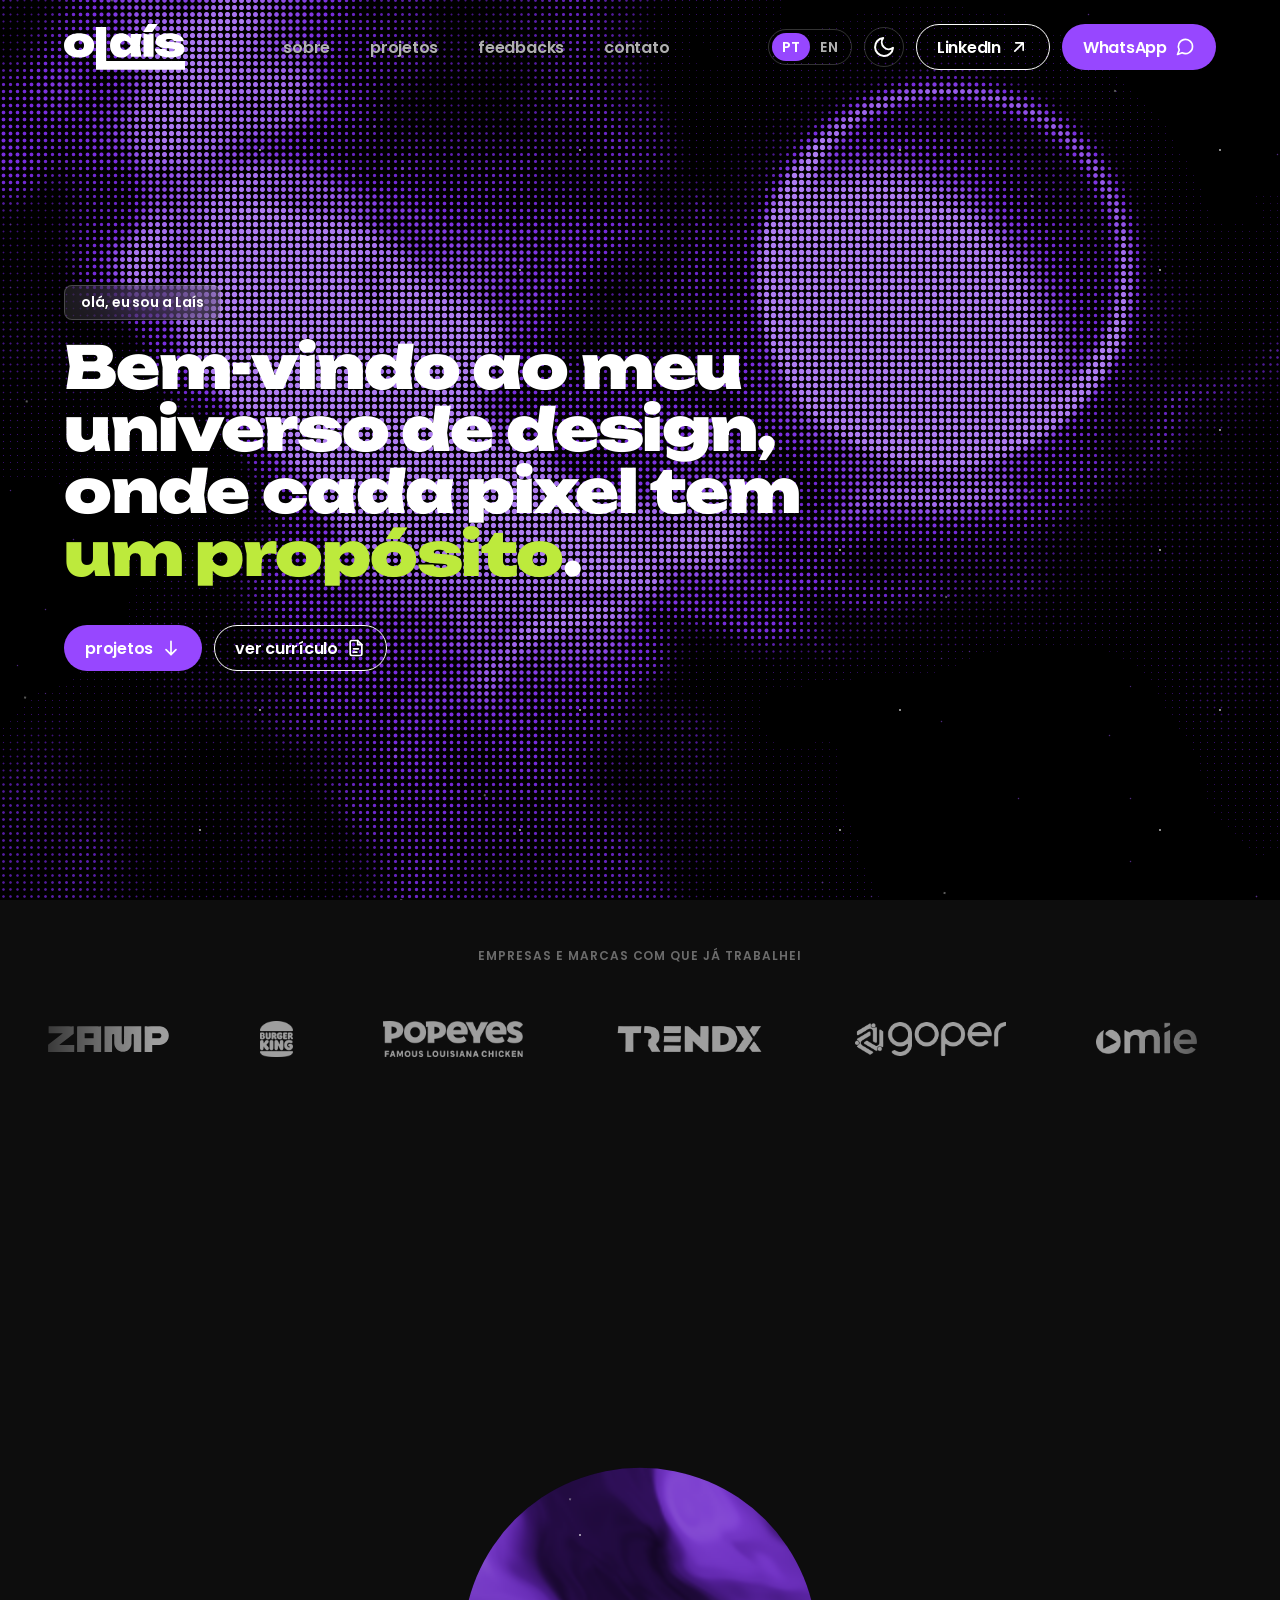
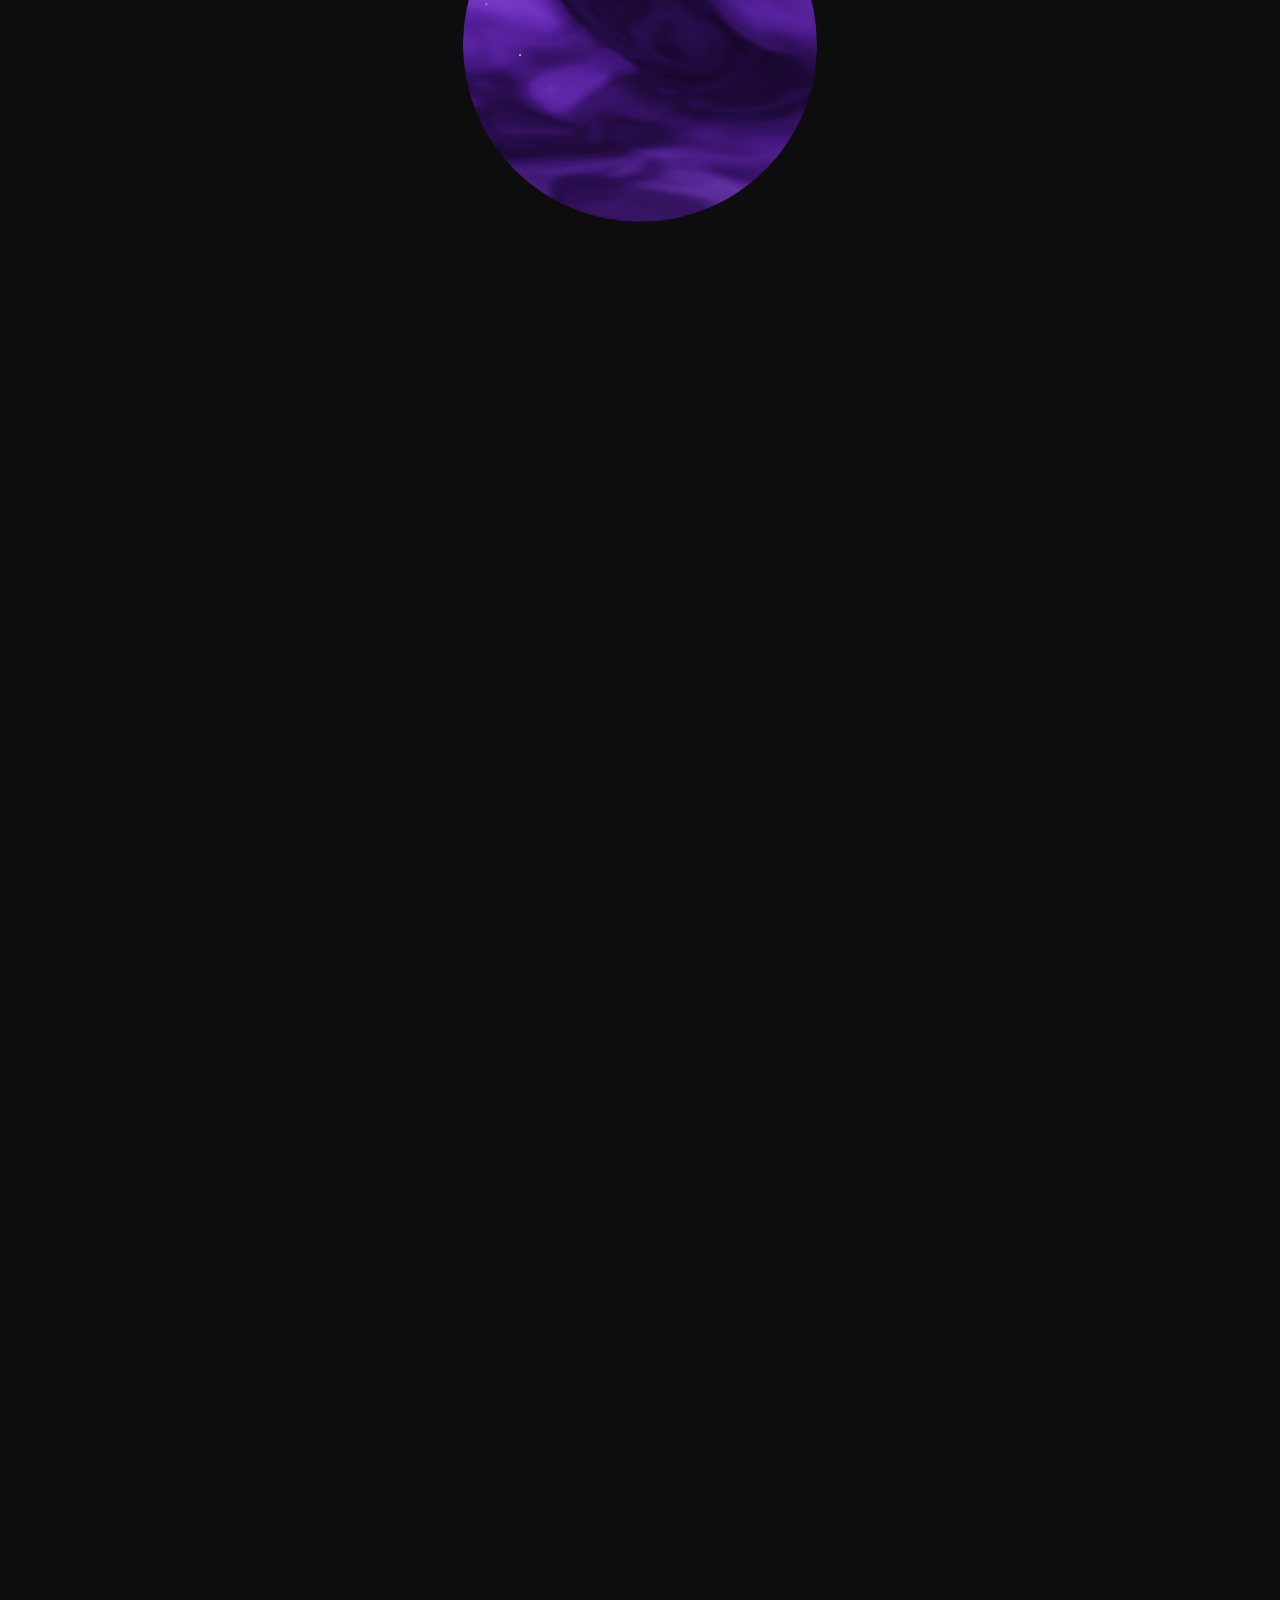
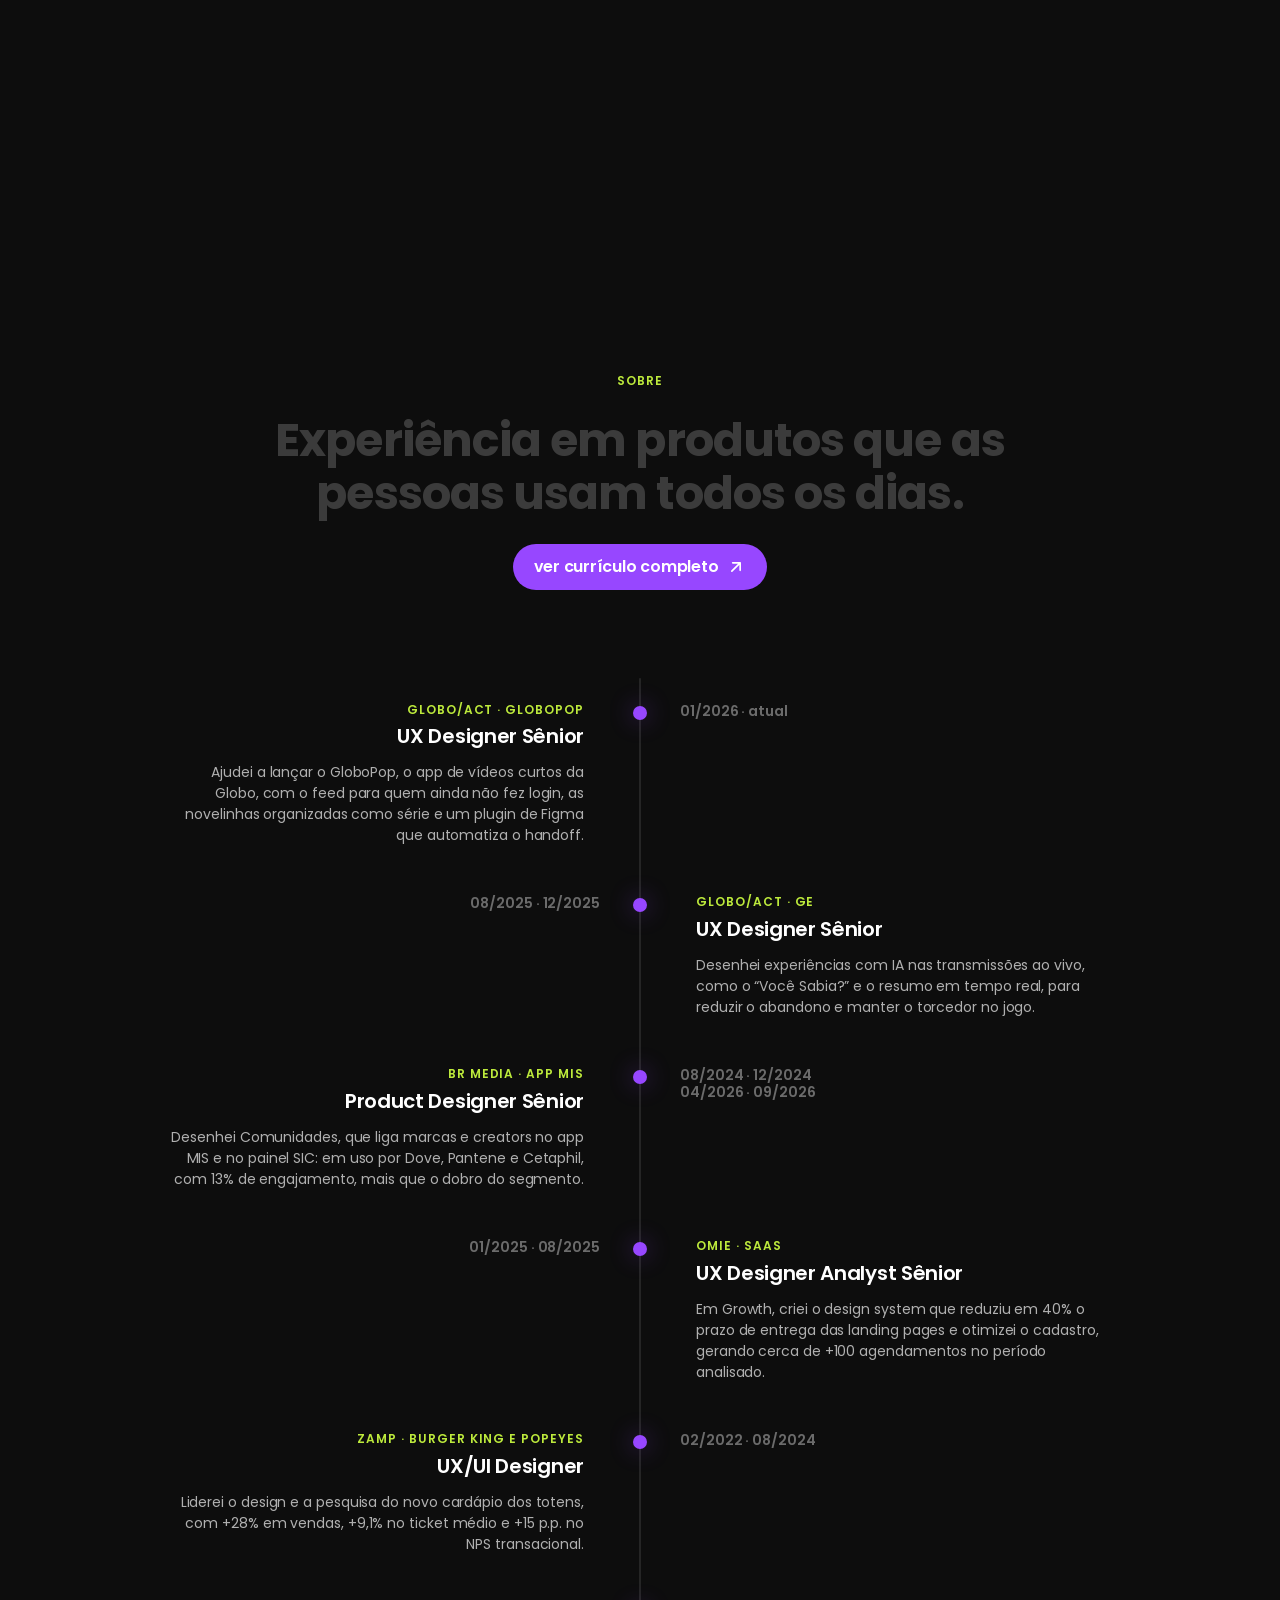
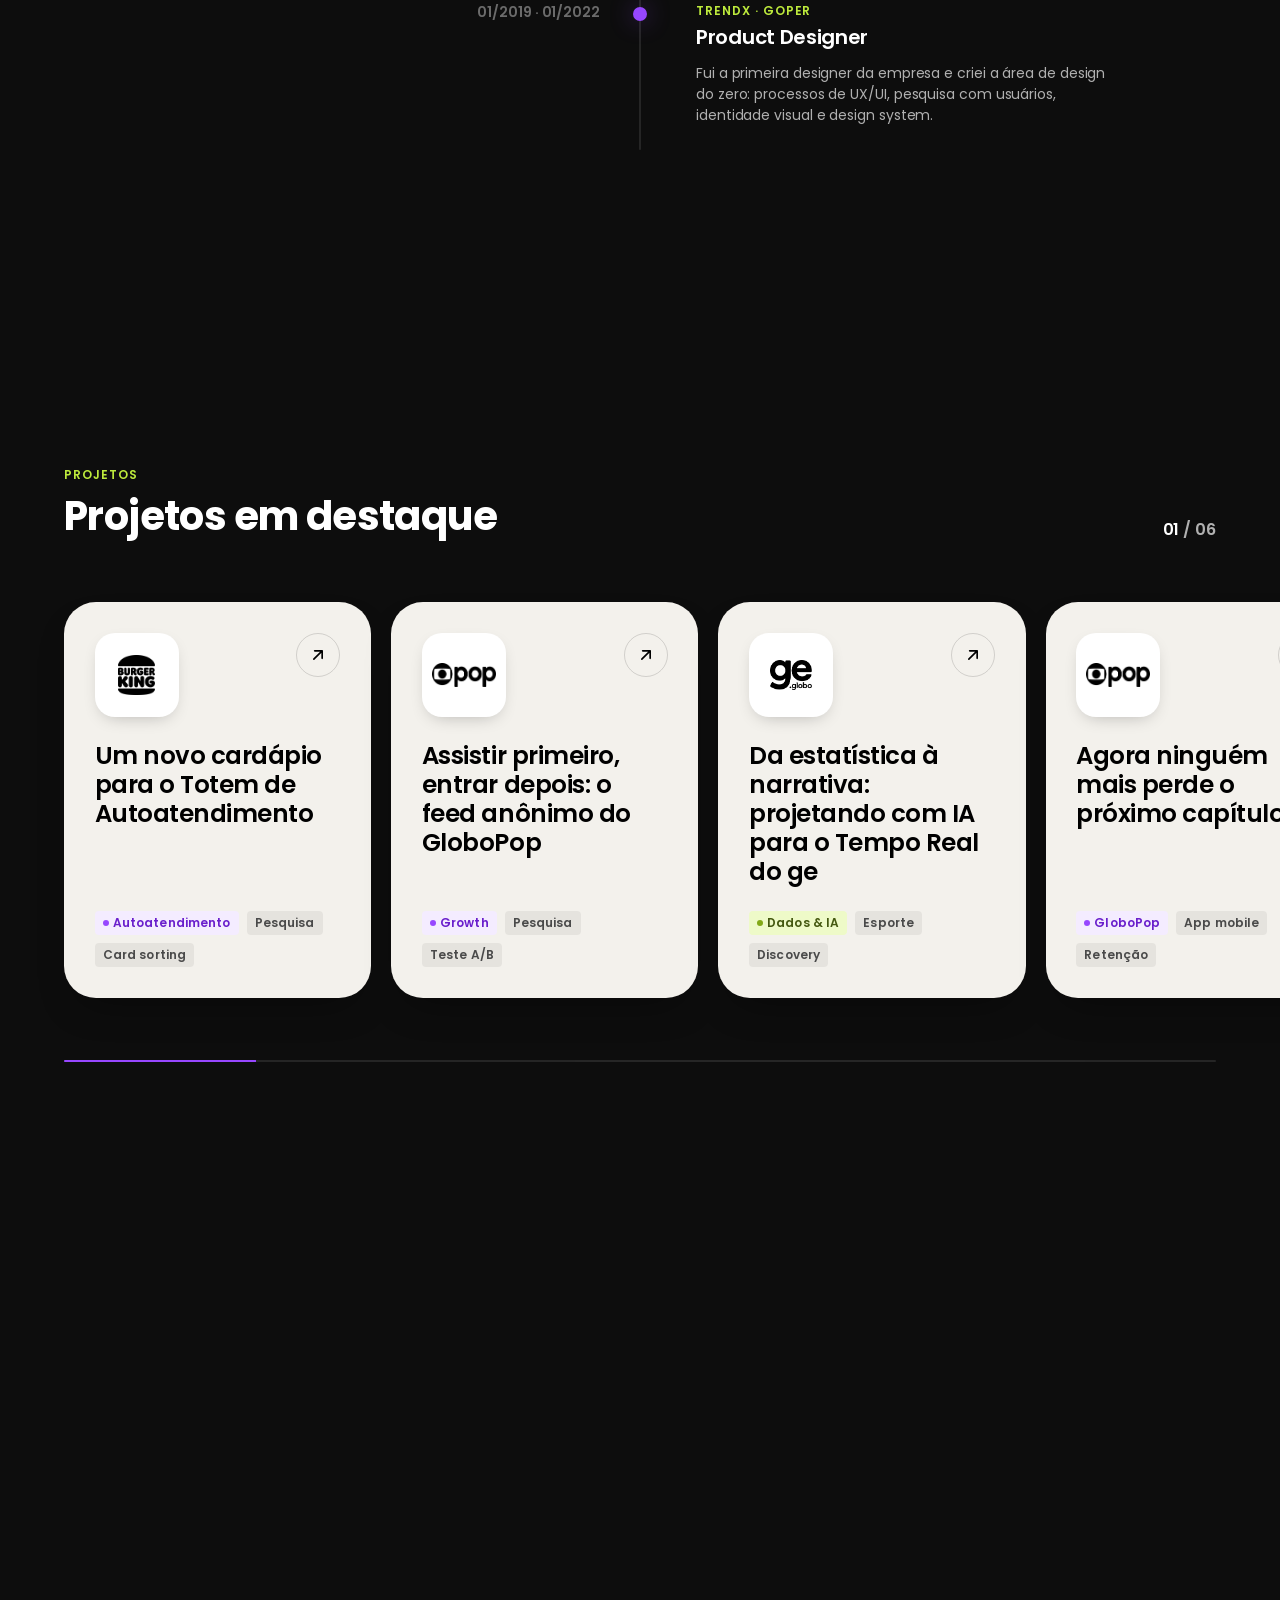
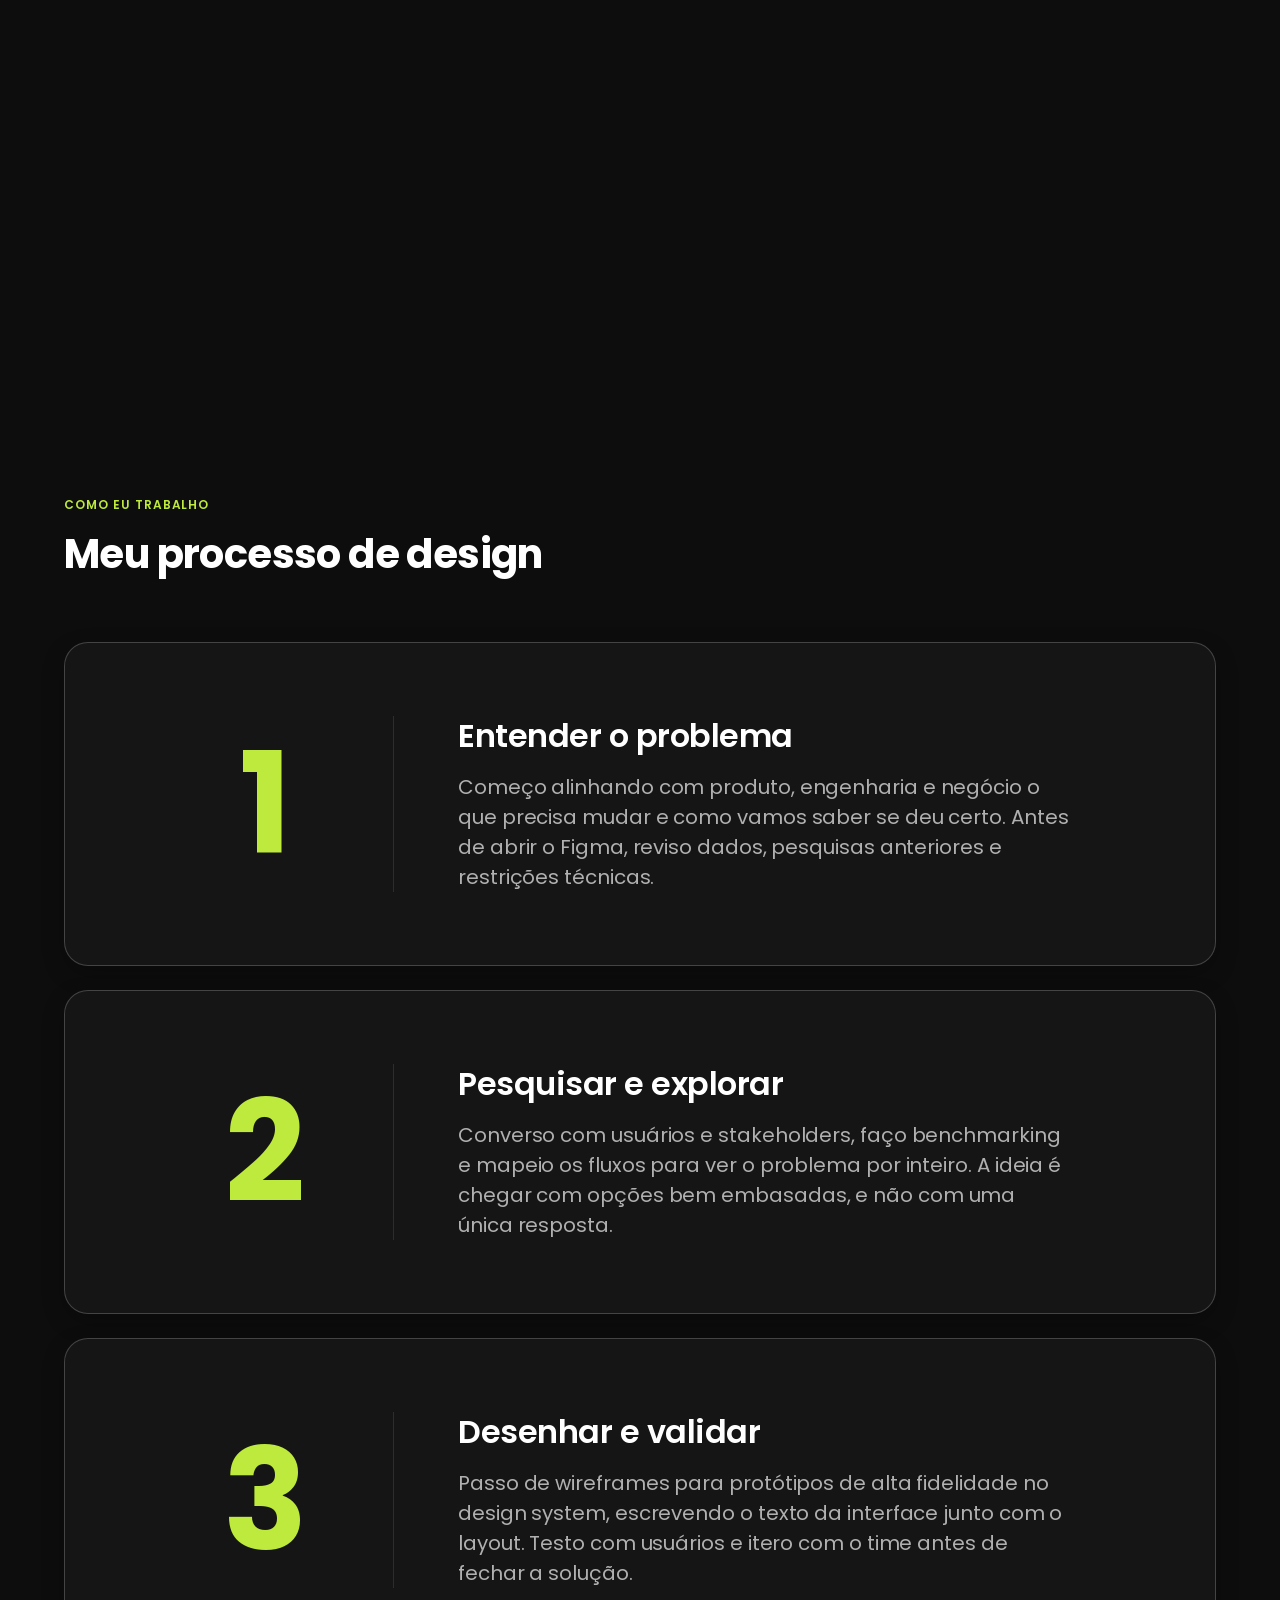
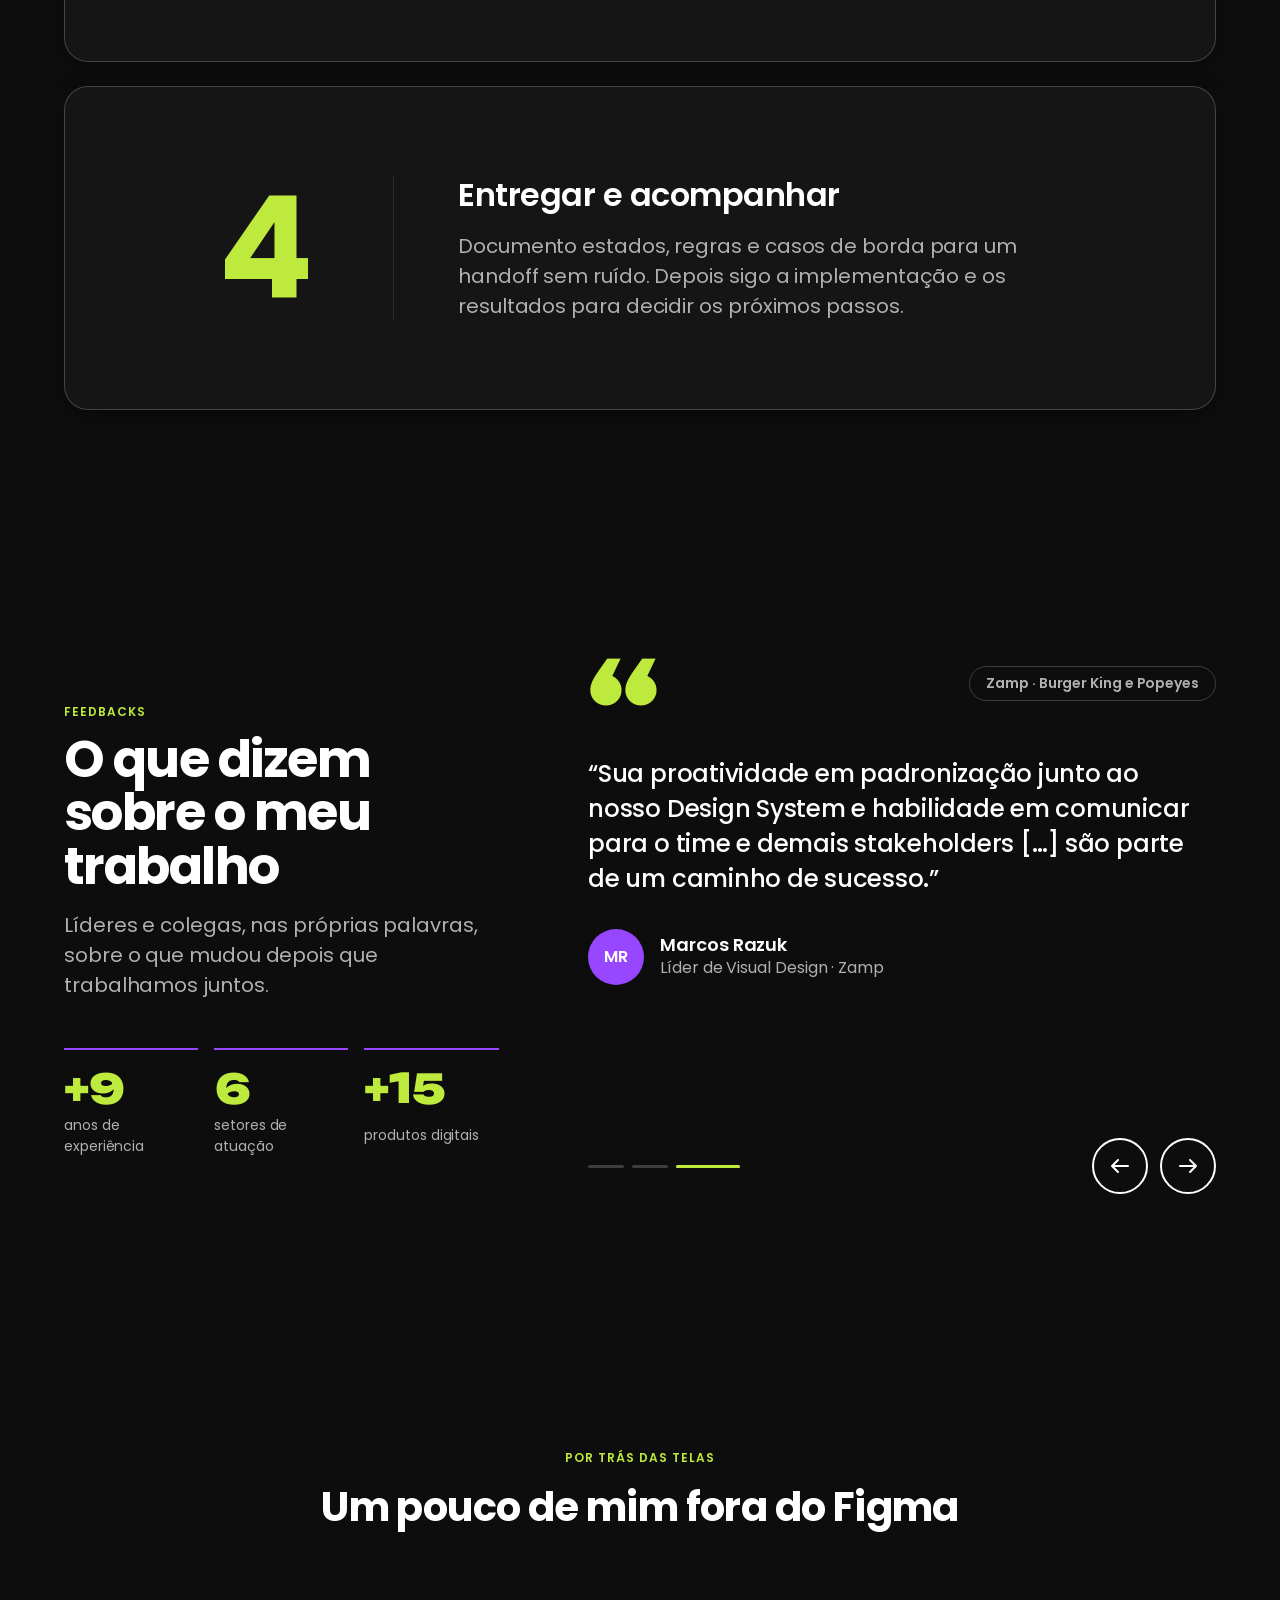
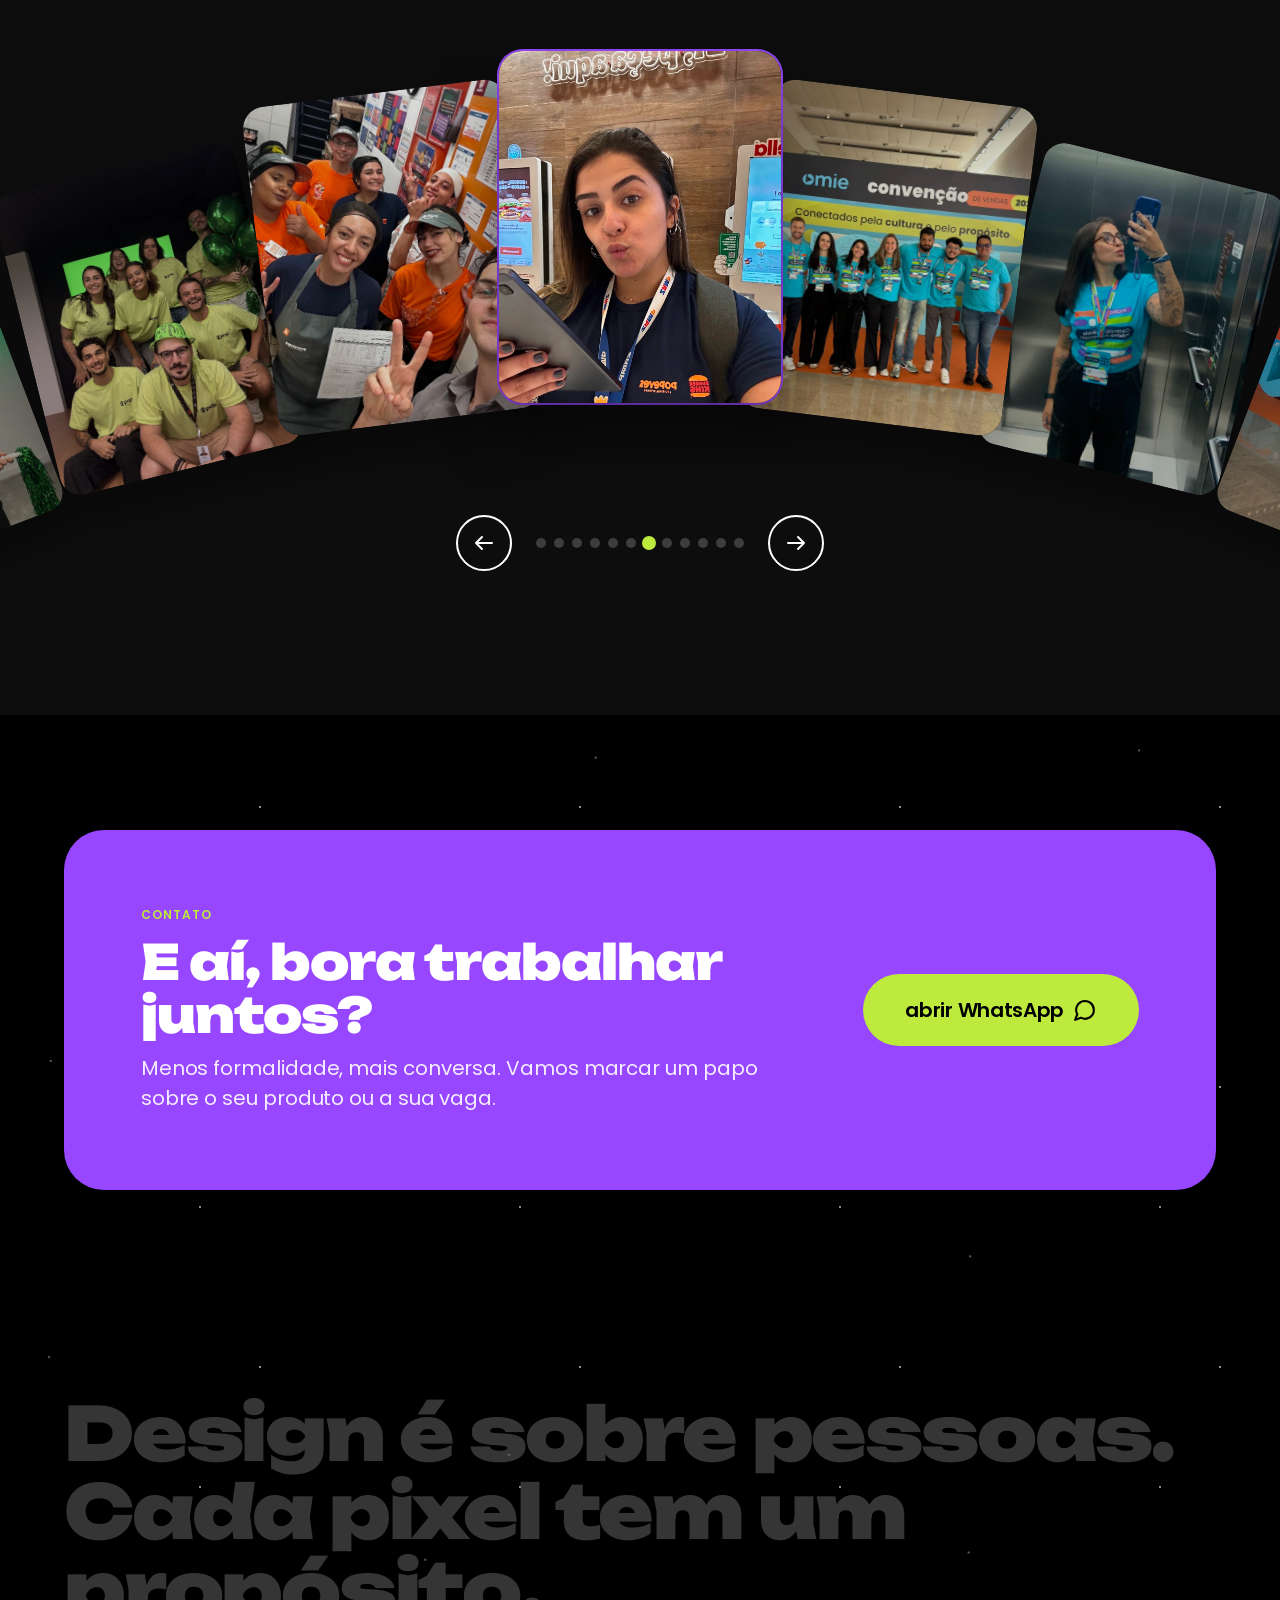
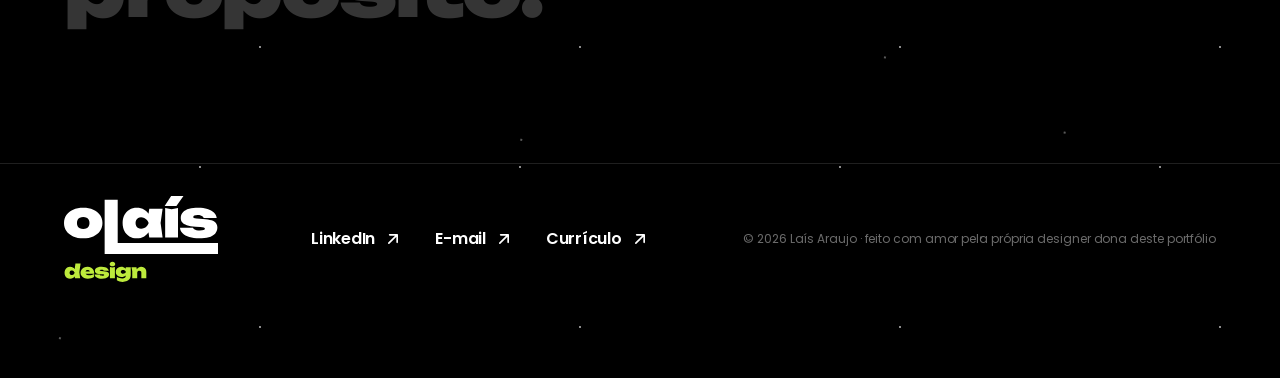
<file: index.html>
<!doctype html>
<html lang="pt-BR">
<head>
  <meta charset="utf-8">
  <meta name="viewport" content="width=device-width, initial-scale=1">
  <title>Laís Araujo — Product Designer | UX/UI</title>
  <meta name="description" content="Portfólio de Laís Araujo, Product Designer e UX/UI Designer em São Paulo. Pesquisa, prototipação e Design System para produtos digitais.">
  <meta property="og:title" content="Laís Araujo — Product Designer">
  <meta property="og:description" content="Bem-vindo ao meu universo de design, onde cada pixel tem um propósito.">
  <meta name="theme-color" content="#000000">
  <link rel="icon" href="assets/favicon.svg?v=2" type="image/svg+xml">
  <link rel="icon" href="assets/favicon-32.png?v=2" sizes="32x32" type="image/png">
  <link rel="apple-touch-icon" href="assets/apple-touch-icon.png?v=2">
  <link rel="preconnect" href="https://fonts.googleapis.com">
  <link rel="preconnect" href="https://fonts.gstatic.com" crossorigin>
  <link href="https://fonts.googleapis.com/css2?family=Poppins:wght@400;600;700&family=Unbounded:wght@900&display=swap" rel="stylesheet">
  <link rel="stylesheet" href="styles/tokens.css?v=73">
  <link rel="stylesheet" href="styles/main.css?v=73">
  <link rel="stylesheet" href="styles/home.css?v=73">
  <link rel="stylesheet" href="styles/motion.css?v=73">
  <script>try{var t=localStorage.getItem('theme');if(t)document.documentElement.dataset.theme=t}catch(e){}document.documentElement.classList.add('js');/* captura da miniatura (navegador automatizado ou sem armazenamento): pula a abertura e mostra a home pronta */(function(){var c=navigator.webdriver===true||/[?&]thumb/.test(location.search);try{sessionStorage.setItem('_t','1');sessionStorage.removeItem('_t')}catch(e){c=true}if(c)document.documentElement.classList.add('is-capture')})()</script>
</head>
<body>
  <!-- Ícones (antes em assets/icons.svg): ficam dentro da página para aparecerem também abrindo o arquivo direto -->
  <svg aria-hidden="true" style="position:absolute;width:0;height:0;overflow:hidden" xmlns="http://www.w3.org/2000/svg">
  <symbol id="arrow-up-right" viewBox="0 0 24 24"><path d="M7 17 17 7M8 7h9v9"/></symbol>
  <symbol id="arrow-right" viewBox="0 0 24 24"><path d="M4 12h16M14 6l6 6-6 6"/></symbol>
  <symbol id="arrow-down" viewBox="0 0 24 24"><path d="M12 4v16M6 14l6 6 6-6"/></symbol>
  <symbol id="mail" viewBox="0 0 24 24"><path d="M3 6h18v12H3zM3 6l9 7 9-7"/></symbol>
  <symbol id="sun" viewBox="0 0 24 24"><circle cx="12" cy="12" r="4"/><path d="M12 2v2M12 20v2M4.9 4.9l1.4 1.4M17.7 17.7l1.4 1.4M2 12h2M20 12h2M4.9 19.1l1.4-1.4M17.7 6.3l1.4-1.4"/></symbol>
  <symbol id="moon" viewBox="0 0 24 24"><path d="M21 12.8A9 9 0 1 1 11.2 3a7 7 0 0 0 9.8 9.8z"/></symbol>
  <symbol id="star" viewBox="0 0 34 34"><path d="M17 0c1.2 9.6 7.4 15.8 17 17-9.6 1.2-15.8 7.4-17 17-1.2-9.6-7.4-15.8-17-17C9.6 15.8 15.8 9.6 17 0z" stroke="none"/></symbol>
  <symbol id="chat" viewBox="0 0 24 24"><path d="M21 11.5a8.4 8.4 0 0 1-12.4 7.4L3 21l2.1-5.4A8.5 8.5 0 1 1 21 11.5z"/></symbol>
  <symbol id="file" viewBox="0 0 24 24"><path d="M14 3H7a2 2 0 0 0-2 2v14a2 2 0 0 0 2 2h10a2 2 0 0 0 2-2V8z"/><path d="M14 3v5h5M9 13h6M9 17h4"/></symbol>
  <symbol id="quote" viewBox="0 0 24 24"><path d="M10 7H6a2 2 0 0 0-2 2v3a2 2 0 0 0 2 2h3v1a3 3 0 0 1-3 3M20 7h-4a2 2 0 0 0-2 2v3a2 2 0 0 0 2 2h3v1a3 3 0 0 1-3 3"/></symbol>
  <symbol id="plus" viewBox="0 0 24 24"><path d="M12 5v14M5 12h14"/></symbol>
</svg>
  <!-- Tela de abertura (animação do logo, 1x por visita; dá para pular) -->
  <div class="preloader" data-preloader>
    <svg viewBox="0 0 800 500" class="logo-intro__svg" aria-hidden="true">
      <g id="li-cam">
        <g id="li-logo" transform="scale(2.136) translate(0 -59.74)">
          <defs><clipPath id="li-lClip"><rect id="li-lRect" x="57" y="0" width="20.7" height="59.74"/></clipPath></defs>
          <g id="li-gO"><path d="M27.4507 61.0418C21.9606 61.0418 17.1447 60.1268 13.003 58.2968C8.90945 56.4667 5.70687 53.8902 3.39522 50.5672C1.13174 47.2442 0 43.3915 0 39.009C0 34.5784 1.13174 30.7015 3.39522 27.3786C5.70687 24.0556 8.90945 21.4791 13.003 19.649C17.1447 17.819 21.9606 16.9039 27.4507 16.9039C32.9409 16.9039 37.7327 17.819 41.8263 19.649C45.968 21.4791 49.1706 24.0556 51.434 27.3786C53.7457 30.7015 54.9015 34.5784 54.9015 39.009C54.9015 43.3915 53.7457 47.2442 51.434 50.5672C49.1706 53.8902 45.968 56.4667 41.8263 58.2968C37.7327 60.1268 32.9409 61.0418 27.4507 61.0418ZM27.4507 47.6777C29.3771 47.6777 30.9904 47.3406 32.2907 46.6663C33.6392 45.9921 34.6505 45.0048 35.3248 43.7045C36.0472 42.4042 36.4084 40.8391 36.4084 39.009C36.4084 37.1308 36.0472 35.5415 35.3248 34.2412C34.6505 32.9409 33.6392 31.9537 32.2907 31.2795C30.9904 30.6052 29.3771 30.2681 27.4507 30.2681C25.5725 30.2681 23.9592 30.6052 22.6107 31.2795C21.2623 31.9537 20.2269 32.9409 19.5045 34.2412C18.8302 35.5415 18.4931 37.1308 18.4931 39.009C18.4931 40.8391 18.8302 42.4042 19.5045 43.7045C20.2269 45.0048 21.2623 45.9921 22.6107 46.6663C23.9592 47.3406 25.5725 47.6777 27.4507 47.6777Z"/></g>
          <g id="li-gL"><path clip-path="url(#li-lClip)" d="M76.7052 5.5625V78.806L68.3255 67.7239H220V83.7314H58.0676V5.5625H76.7052Z"/></g>
          <g id="li-gA"><path d="M121.801 59.7416L119.706 45.0771L121.801 39.009L119.706 33.0132L121.801 18.2042H140.872L137.983 38.9368L140.872 59.7416H121.801ZM125.63 39.009C125.148 43.4397 123.944 47.3165 122.018 50.6395C120.14 53.9143 117.66 56.4667 114.577 58.2968C111.543 60.1268 108.052 61.0418 104.103 61.0418C100.057 61.0418 96.4936 60.1268 93.4114 58.2968C90.3774 56.4667 87.9935 53.8902 86.2598 50.5672C84.5742 47.2442 83.7314 43.3915 83.7314 39.009C83.7314 34.5784 84.5742 30.7015 86.2598 27.3786C87.9935 24.0556 90.3774 21.4791 93.4114 19.649C96.4936 17.819 100.057 16.9039 104.103 16.9039C108.052 16.9039 111.543 17.819 114.577 19.649C117.66 21.4309 120.164 23.9833 122.09 27.3063C124.017 30.5812 125.197 34.482 125.63 39.009ZM102.225 39.009C102.225 40.5983 102.538 42.019 103.164 43.2711C103.838 44.4751 104.753 45.4383 105.909 46.1607C107.113 46.883 108.485 47.2442 110.026 47.2442C111.616 47.2442 113.157 46.883 114.65 46.1607C116.143 45.4383 117.443 44.4751 118.551 43.2711C119.706 42.019 120.501 40.5983 120.934 39.009C120.501 37.4198 119.706 35.9991 118.551 34.7469C117.443 33.4948 116.143 32.5075 114.65 31.7851C113.157 31.0627 111.616 30.7015 110.026 30.7015C108.485 30.7015 107.113 31.0627 105.909 31.7851C104.753 32.5075 103.838 33.4948 103.164 34.7469C102.538 35.9991 102.225 37.4198 102.225 39.009Z"/></g>
          <g id="li-gI"><path d="M144.525 17.3373L153.699 19.2155L162.874 17.3373V59.7415H144.525V17.3373Z"/></g>
          <g id="li-gS"><path d="M219.119 45.5827C219.119 49.0502 218.036 51.9398 215.868 54.2514C213.701 56.5149 210.667 58.2245 206.766 59.3804C202.914 60.488 198.387 61.0418 193.185 61.0418C187.84 61.0418 183.12 60.4158 179.027 59.1636C174.981 57.8633 171.779 56.0574 169.419 53.7457C167.107 51.4341 165.879 48.7372 165.735 45.655H184.372C184.709 46.57 185.287 47.3406 186.106 47.9666C186.925 48.5445 187.984 49.002 189.284 49.3392C190.633 49.6281 192.27 49.7726 194.197 49.7726C196.508 49.7726 198.266 49.5559 199.47 49.1224C200.674 48.6409 201.276 47.9907 201.276 47.172C201.276 46.3533 200.77 45.7754 199.759 45.4383C198.748 45.1012 197.11 44.8604 194.847 44.7159L188.056 44.2824C182.807 43.9453 178.617 43.2711 175.487 42.2598C172.405 41.2003 170.189 39.7796 168.841 37.9977C167.492 36.2158 166.818 34.0727 166.818 31.5684C166.818 28.2454 167.854 25.5004 169.924 23.3332C172.043 21.166 174.981 19.5527 178.738 18.4932C182.494 17.4337 186.876 16.9039 191.885 16.9039C196.797 16.9039 201.156 17.53 204.96 18.7821C208.765 19.9861 211.823 21.6958 214.135 23.9111C216.446 26.1264 217.795 28.7029 218.18 31.6407H199.542C199.302 30.7738 198.82 30.0273 198.098 29.4012C197.375 28.7752 196.436 28.2936 195.28 27.9565C194.124 27.6194 192.728 27.4508 191.09 27.4508C188.875 27.4508 187.262 27.7157 186.25 28.2454C185.239 28.727 184.733 29.3772 184.733 30.1959C184.733 30.9664 185.046 31.5203 185.673 31.8574C186.299 32.1463 187.527 32.339 189.357 32.4353L198.459 33.0132C203.66 33.3021 207.754 33.9764 210.739 35.0359C213.773 36.0472 215.917 37.4198 217.169 39.1535C218.469 40.8872 219.119 43.0303 219.119 45.5827Z"/></g>
          <g id="li-gAc"><path d="M129.873 0H112.247L103 14.4478H119.759L129.873 0Z"/></g>
        </g>
        <text id="li-design" class="design" x="124" y="96" textLength="346" lengthAdjust="spacing">design</text>
        <g id="li-caps" class="cap" display="none">
          <text id="li-cO" text-anchor="end">o</text>
          <text id="li-cLa">lá</text>
          <text id="li-cComma">,</text>
          <text id="li-cLais"><tspan id="li-cLaisLa">la</tspan><tspan id="li-cLaisIs">ís</tspan></text>
        </g>
      </g>
    </svg>
    <button class="logo-intro__skip" type="button" data-intro-skip data-i18n="intro.skip">pular intro</button>
  </div>
  <a class="skip-link btn btn--primary" href="#conteudo">Pular para o conteúdo</a>

  <!-- ============ Header ============ -->
  <!-- Sem fundo, fixo no topo: some ao descer e volta ao subir -->
  <header class="site-header site-header--overlay">
    <div class="container site-header__inner">
      <a href="#inicio" aria-label="olaís — início"><img class="logo" src="assets/logo.svg" alt="" width="121" height="46"></a>
      <nav class="site-nav" aria-label="Principal">
        <a href="#sobre" data-i18n="nav.about">sobre</a>
        <a href="#projetos" data-i18n="nav.projects">projetos</a>
        <a href="#feedbacks" data-i18n="nav.feedbacks">feedbacks</a>
        <a href="#contato" data-i18n="nav.contact">contato</a>
      </nav>
      <div class="site-header__actions">
        <div class="lang-switch" role="group" aria-label="Idioma / Language">
          <button type="button" data-lang="pt" aria-pressed="true" lang="pt-BR" aria-label="Português">PT</button>
          <button type="button" data-lang="en" aria-pressed="false" lang="en" aria-label="English">EN</button>
        </div>
        <button class="icon-btn theme-toggle" type="button" data-theme-toggle aria-label="Alternar tema">
          <svg class="icon icon-moon" aria-hidden="true"><use href="#moon"/></svg>
          <svg class="icon icon-sun" aria-hidden="true"><use href="#sun"/></svg>
        </button>
        <a class="btn btn--outline" href="https://www.linkedin.com/in/laisaaraujo/" target="_blank" rel="noopener">LinkedIn
          <svg class="icon" aria-hidden="true"><use href="#arrow-up-right"/></svg></a>
        <!-- WhatsApp (55 + DDD + número, só dígitos) -->
        <a class="btn btn--primary" href="https://wa.me/5511966239797" target="_blank" rel="noopener">WhatsApp
          <svg class="icon" aria-hidden="true"><use href="#chat"/></svg></a>
      </div>
    </div>
  </header>

  <nav class="menu-toggle" aria-label="Atalhos">
    <a href="#projetos" class="is-active"><span data-i18n="nav.projects">projetos</span> <svg class="icon" aria-hidden="true"><use href="#arrow-up-right"/></svg></a>
    <a href="#contato" data-i18n="nav.talk">fale comigo</a>
  </nav>

  <main id="conteudo">
    <!-- ============ 1. Hero ============ -->
    <section class="intro" id="inicio" data-nebula>
      <div class="starfield" aria-hidden="true"></div>
      <!-- Foto em silhueta (PNG com fundo transparente), à direita como no exemplo:
           <img class="intro__portrait" src="images/lais-silhueta.png" alt=""> -->
      <div class="container intro__inner">
        <p class="hello hero-in" style="--i:0" data-i18n="hero.hello">olá, eu sou a Laís</p>
        <h1 class="intro__title" data-split data-i18n="hero.title">Bem-vindo ao meu universo de design, onde cada pixel tem <span class="highlight">um propósito</span>.</h1>
        <div class="intro__actions hero-in" style="--i:2">
          <a class="btn btn--primary intro__projects" href="#projetos"><span data-i18n="hero.projects">projetos</span> <svg class="icon" aria-hidden="true"><use href="#arrow-down"/></svg></a>
          <a class="btn btn--outline" href="assets/curriculo-lais-araujo.pdf" target="_blank" rel="noopener"><span data-i18n="hero.cv">ver currículo</span> <svg class="icon" aria-hidden="true"><use href="#file"/></svg></a>
        </div>
      </div>
    </section>

    <!-- ============ 2. Empresas que trabalhei ============ -->
    <section class="logos" aria-label="Empresas onde trabalhei" data-logos>
      <p class="overline logos__label" data-i18n="logos.label">empresas e marcas com que já trabalhei</p>
      <!-- Logos monocromáticos (assets/logos/): a cor vem do token --color-icon-secondary, então ficam claros no tema escuro e escuros no tema claro -->
      <!-- Uma faixa só, com todas as empresas, passando para a esquerda.
           Para mudar a velocidade, ajuste --logos-duration em styles/home.css (maior = mais lento). -->
      <div class="logos__viewport">
      <div class="logos__track logos__track--left">
        <div class="logos__group">
          <span class="logos__item"><img class="company-logo" src="assets/logos/zamp.svg" alt="Zamp" style="--ratio: 234/67; --h: 36px" loading="lazy"></span>
          <span class="logos__item"><img class="company-logo" src="assets/logos/burger-king.png" alt="Burger King" style="--ratio: 184/200; --h: 36px" loading="lazy"></span>
          <span class="logos__item"><img class="company-logo" src="assets/logos/popeyes.png" alt="Popeyes" style="--ratio: 780/200; --h: 36px" loading="lazy"></span>
          <span class="logos__item"><img class="company-logo" src="assets/logos/trendx.png" alt="Trendx" style="--ratio: 900/200; --h: 34px" loading="lazy"></span>
          <span class="logos__item"><img class="company-logo" src="assets/logos/goper.png" alt="Goper" style="--ratio: 887/200; --h: 34px" loading="lazy"></span>
          <span class="logos__item"><img class="company-logo" src="assets/logos/omie.png" alt="Omie" style="--ratio: 594/200; --h: 34px" loading="lazy"></span>
          <span class="logos__item"><img class="company-logo" src="assets/logos/tv-globo.svg" alt="TV Globo" style="--ratio: 96/71; --h: 36px" loading="lazy"></span>
          <span class="logos__item"><img class="company-logo" src="assets/logos/ge.png" alt="ge" style="--ratio: 282/200; --h: 36px" loading="lazy"></span>
          <span class="logos__item"><img class="company-logo" src="assets/logos/opop.png" alt="O POP" style="--ratio: 556/200; --h: 34px" loading="lazy"></span>
          <span class="logos__item"><img class="company-logo" src="assets/logos/mis.png" alt="MIS" style="--ratio: 564/200; --h: 32px" loading="lazy"></span>
          <span class="logos__item"><img class="company-logo" src="assets/logos/br-media.png" alt="BR Media Group" style="--ratio: 1312/200; --h: 26px" loading="lazy"></span>
        </div>
        <div class="logos__group" aria-hidden="true">
          <span class="logos__item"><img class="company-logo" src="assets/logos/zamp.svg" alt="" style="--ratio: 234/67; --h: 36px" loading="lazy"></span>
          <span class="logos__item"><img class="company-logo" src="assets/logos/burger-king.png" alt="" style="--ratio: 184/200; --h: 36px" loading="lazy"></span>
          <span class="logos__item"><img class="company-logo" src="assets/logos/popeyes.png" alt="" style="--ratio: 780/200; --h: 36px" loading="lazy"></span>
          <span class="logos__item"><img class="company-logo" src="assets/logos/trendx.png" alt="" style="--ratio: 900/200; --h: 34px" loading="lazy"></span>
          <span class="logos__item"><img class="company-logo" src="assets/logos/goper.png" alt="" style="--ratio: 887/200; --h: 34px" loading="lazy"></span>
          <span class="logos__item"><img class="company-logo" src="assets/logos/omie.png" alt="" style="--ratio: 594/200; --h: 34px" loading="lazy"></span>
          <span class="logos__item"><img class="company-logo" src="assets/logos/tv-globo.svg" alt="" style="--ratio: 96/71; --h: 36px" loading="lazy"></span>
          <span class="logos__item"><img class="company-logo" src="assets/logos/ge.png" alt="" style="--ratio: 282/200; --h: 36px" loading="lazy"></span>
          <span class="logos__item"><img class="company-logo" src="assets/logos/opop.png" alt="" style="--ratio: 556/200; --h: 34px" loading="lazy"></span>
          <span class="logos__item"><img class="company-logo" src="assets/logos/mis.png" alt="" style="--ratio: 564/200; --h: 32px" loading="lazy"></span>
          <span class="logos__item"><img class="company-logo" src="assets/logos/br-media.png" alt="" style="--ratio: 1312/200; --h: 26px" loading="lazy"></span>
        </div>
      </div>
      </div>
    </section>

    <!-- ============ 3. Dobra de descanso: círculo que cresce até ocupar a tela ============ -->
    <section class="reel" aria-label="Respira" data-reel>
      <div class="reel__sticky">
        <div class="reel__media" data-fluid="dark">
          <!-- Fundo: fumaça roxa que segue o mouse (fluid.js) + estrelas -->
          <div class="starfield" aria-hidden="true"></div>
        </div>
        <div class="container reel__caption">
          <p class="reel__text" data-i18n="rest.phrase"><span class="highlight">Respira.</span> Bons produtos nascem de boas perguntas.</p>
          <a class="btn btn--outline reel__btn" href="#projetos"><span data-i18n="rest.cta">ver projetos</span> <svg class="icon" aria-hidden="true"><use href="#arrow-down"/></svg></a>
        </div>
      </div>
    </section>

    <!-- ============ 4. Sobre + mini currículo ============ -->
    <!-- Conteúdo resumido de assets/curriculo-lais-araujo.pdf -->
    <section class="section" id="sobre">
      <div class="container about-cv about-cv--center">
        <div class="about-cv__text reveal">
          <p class="overline" data-i18n="about.overline">Sobre</p>
          <h2 class="about-cv__title scrub-text" data-scrub data-i18n="about.title">Experiência em produtos que as pessoas usam todos os dias.</h2>
          <div class="about-cv__actions">
            <a class="btn btn--primary" href="assets/curriculo-lais-araujo.pdf" target="_blank" rel="noopener"><span data-i18n="about.cv">ver currículo completo</span> <svg class="icon" aria-hidden="true"><use href="#arrow-up-right"/></svg></a>
          </div>
        </div>

        <!-- Linha do tempo: a linha cresce com o scroll e cada experiência entra uma a uma -->
        <ol class="cv cv--timeline cv--center" aria-label="Experiência profissional" data-timeline>
          <li class="cv__item">
            <p class="cv__company">Globo/ACT · GloboPop</p>
            <h3 class="cv__role" data-i18n="cv.ux.role">UX Designer Sênior</h3>
            <p class="cv__period" data-i18n="cv.globopop.per">01/2026 · atual</p>
            <p class="cv__desc" data-i18n="cv.globopop.desc">Ajudei a lançar o GloboPop, o app de vídeos curtos da Globo, com o feed para quem ainda não fez login, as novelinhas organizadas como série e um plugin de Figma que automatiza o handoff.</p>
          </li>
          <li class="cv__item">
            <p class="cv__company">Globo/ACT · ge</p>
            <h3 class="cv__role" data-i18n="cv.ux.role">UX Designer Sênior</h3>
            <p class="cv__period">08/2025 · 12/2025</p>
            <p class="cv__desc" data-i18n="cv.ge.desc">Desenhei experiências com IA nas transmissões ao vivo, como o “Você Sabia?” e o resumo em tempo real, para reduzir o abandono e manter o torcedor no jogo.</p>
          </li>
          <li class="cv__item">
            <p class="cv__company">BR Media · App MIS</p>
            <h3 class="cv__role" data-i18n="cv.mis.role">Product Designer Sênior</h3>
            <p class="cv__period" data-i18n="cv.mis.per">08/2024 · 12/2024<br>04/2026 · 09/2026</p>
            <p class="cv__desc" data-i18n="cv.mis.desc">Desenhei Comunidades, que liga marcas e creators no app MIS e no painel SIC: em uso por Dove, Pantene e Cetaphil, com 13% de engajamento, mais que o dobro do segmento.</p>
          </li>
          <li class="cv__item">
            <p class="cv__company">Omie · SaaS</p>
            <h3 class="cv__role" data-i18n="cv.omie.role">UX Designer Analyst Sênior</h3>
            <p class="cv__period">01/2025 · 08/2025</p>
            <p class="cv__desc" data-i18n="cv.omie.desc">Em Growth, criei o design system que reduziu em 40% o prazo de entrega das landing pages e otimizei o cadastro, gerando cerca de +100 agendamentos no período analisado.</p>
          </li>
          <li class="cv__item">
            <p class="cv__company" data-i18n="cv.zamp.co">Zamp · Burger King e Popeyes</p>
            <h3 class="cv__role">UX/UI Designer</h3>
            <p class="cv__period">02/2022 · 08/2024</p>
            <p class="cv__desc" data-i18n="cv.zamp.desc">Liderei o design e a pesquisa do novo cardápio dos totens, com +28% em vendas, +9,1% no ticket médio e +15 p.p. no NPS transacional.</p>
          </li>
          <li class="cv__item">
            <p class="cv__company">Trendx · Goper</p>
            <h3 class="cv__role">Product Designer</h3>
            <p class="cv__period">01/2019 · 01/2022</p>
            <p class="cv__desc" data-i18n="cv.goper.desc">Fui a primeira designer da empresa e criei a área de design do zero: processos de UX/UI, pesquisa com usuários, identidade visual e design system.</p>
          </li>
        </ol>
      </div>
    </section>

    <!-- ============ 5. Projetos em destaque ============ -->
    <section class="section section--projects" id="projetos">
      <!-- No computador a seção fica parada e os projetos andam para o lado com o scroll; no celular, deslizam com o dedo -->
      <div class="hscroll" data-hscroll>
        <div class="hscroll__sticky">
        <div class="container hscroll__head">
          <header class="section-header reveal">
            <p class="overline" data-i18n="projects.overline">Projetos</p>
            <h2 class="h2" data-i18n="projects.title">Projetos em destaque</h2>
          </header>
          <div class="hscroll__meta" aria-hidden="true"><span data-hscroll-count>01</span> / <span data-hscroll-total>03</span></div>
        </div>
        <div class="projects hscroll__track" data-hscroll-track>
          <!-- Cards sem imagem: logo da empresa (assets/logos/), título e tags. --h ajusta o tamanho de cada logo -->
          <article class="project-card reveal" data-tilt>
            <div class="project-card__inner">
              <div class="project-card__top">
                <span class="project-card__logo" role="img" aria-label="Burger King"><img class="company-logo" src="assets/logos/burger-king.png" alt="" style="--ratio: 184/200; --h: 40px" loading="lazy"></span>
                <span class="project-card__arrow" aria-hidden="true"><svg class="icon"><use href="#arrow-up-right"/></svg></span>
              </div>
              <h3 class="project-card__title"><a class="project-card__link" href="projetos/burger-king-totem.html" data-i18n="card.bk.title">Um novo cardápio para o Totem de Autoatendimento</a></h3>
              <div class="project-card__foot">
                <ul class="tag-list"><li class="tag tag--brand" data-i18n="card.bk.tag0">Autoatendimento</li><li class="tag tag--outline" data-i18n="card.bk.tag1">Pesquisa</li><li class="tag tag--outline" data-i18n="card.bk.tag2">Card sorting</li></ul>
              </div>
            </div>
          </article>
          <article class="project-card reveal" data-tilt>
            <div class="project-card__inner">
              <div class="project-card__top">
                <span class="project-card__logo" role="img" aria-label="GloboPop"><img class="company-logo" src="assets/logos/opop.png" alt="" style="--ratio: 556/200; --h: 24px" loading="lazy"></span>
                <span class="project-card__arrow" aria-hidden="true"><svg class="icon"><use href="#arrow-up-right"/></svg></span>
              </div>
              <h3 class="project-card__title"><a class="project-card__link" href="projetos/globopop-feed-anonimo.html" data-i18n="card.feed.title">Assistir primeiro, entrar depois: o feed anônimo do GloboPop</a></h3>
              <div class="project-card__foot">
                <ul class="tag-list"><li class="tag tag--brand" data-i18n="card.feed.tag0">Growth</li><li class="tag tag--outline" data-i18n="card.feed.tag1">Pesquisa</li><li class="tag tag--outline" data-i18n="card.feed.tag2">Teste A/B</li></ul>
              </div>
            </div>
          </article>
          <article class="project-card reveal" data-tilt>
            <div class="project-card__inner">
              <div class="project-card__top">
                <span class="project-card__logo" role="img" aria-label="ge"><img class="company-logo" src="assets/logos/ge.png" alt="" style="--ratio: 282/200; --h: 30px" loading="lazy"></span>
                <span class="project-card__arrow" aria-hidden="true"><svg class="icon"><use href="#arrow-up-right"/></svg></span>
              </div>
              <h3 class="project-card__title"><a class="project-card__link" href="projetos/ge-card-de-atleta.html" data-i18n="card.ge.title">Da estatística à narrativa: projetando com IA para o Tempo Real do ge</a></h3>
              <div class="project-card__foot">
                <ul class="tag-list"><li class="tag tag--accent" data-i18n="card.ge.tag0">Dados & IA</li><li class="tag tag--outline" data-i18n="card.ge.tag1">Esporte</li><li class="tag tag--outline" data-i18n="card.ge.tag2">Discovery</li></ul>
              </div>
            </div>
          </article>
          <article class="project-card reveal" data-tilt>
            <div class="project-card__inner">
              <div class="project-card__top">
                <span class="project-card__logo" role="img" aria-label="GloboPop"><img class="company-logo" src="assets/logos/opop.png" alt="" style="--ratio: 556/200; --h: 24px" loading="lazy"></span>
                <span class="project-card__arrow" aria-hidden="true"><svg class="icon"><use href="#arrow-up-right"/></svg></span>
              </div>
              <h3 class="project-card__title"><a class="project-card__link" href="projetos/globopop-novelinhas.html" data-i18n="card.novelinhas.title">Agora ninguém mais perde o próximo capítulo</a></h3>
              <div class="project-card__foot">
                <ul class="tag-list"><li class="tag tag--brand" data-i18n="card.novelinhas.tag0">GloboPop</li><li class="tag tag--outline" data-i18n="card.novelinhas.tag1">App mobile</li><li class="tag tag--outline" data-i18n="card.novelinhas.tag2">Retenção</li></ul>
              </div>
            </div>
          </article>
          <article class="project-card reveal" data-tilt>
            <div class="project-card__inner">
              <div class="project-card__top">
                <span class="project-card__logo" role="img" aria-label="BR Media"><img class="company-logo" src="assets/logos/br-media.png" alt="" style="--ratio: 1312/200; --h: 14px" loading="lazy"></span>
                <span class="project-card__arrow" aria-hidden="true"><svg class="icon"><use href="#arrow-up-right"/></svg></span>
              </div>
              <h3 class="project-card__title"><a class="project-card__link" href="projetos/mis-comunidades.html" data-i18n="card.mis.title">Comunidades MIS</a></h3>
              <div class="project-card__foot">
                <ul class="tag-list"><li class="tag tag--accent" data-i18n="card.mis.tag0">Creator economy</li><li class="tag tag--outline" data-i18n="card.mis.tag1">Mobile + Web</li><li class="tag tag--outline" data-i18n="card.mis.tag2">Produto 0→1</li></ul>
              </div>
            </div>
          </article>
          <article class="project-card reveal" data-tilt>
            <div class="project-card__inner">
              <div class="project-card__top">
                <span class="project-card__logo" role="img" aria-label="Goper"><img class="company-logo" src="assets/logos/goper.png" alt="" style="--ratio: 887/200; --h: 18px" loading="lazy"></span>
                <span class="project-card__arrow" aria-hidden="true"><svg class="icon"><use href="#arrow-up-right"/></svg></span>
              </div>
              <h3 class="project-card__title"><a class="project-card__link" href="projetos/goper.html" data-i18n="card.goper.title">A academia que cabe na rotina</a></h3>
              <div class="project-card__foot">
                <ul class="tag-list"><li class="tag tag--accent" data-i18n="card.goper.tag0">Fitness</li><li class="tag tag--outline" data-i18n="card.goper.tag1">Produto 0→1</li><li class="tag tag--outline" data-i18n="card.goper.tag2">Branding</li></ul>
              </div>
            </div>
          </article>
        </div>
        <!-- linha que acompanha o scroll dos projetos -->
        <div class="container hscroll__progress" aria-hidden="true"><span class="hscroll__line"><span data-hscroll-bar></span></span></div>
        </div>
      </div>
    </section>

    <!-- ============ 6. Meu processo de design ============ -->
    <section class="section" id="processo">
      <div class="container">
        <header class="section-header reveal">
          <p class="overline" data-i18n="process.overline">Como eu trabalho</p>
          <h2 class="h2" data-i18n="process.heading">Meu processo de design</h2>
        </header>
        <ol class="process process--stack">
          <li class="process__step reveal">
            <div class="process__text">
              <h3 data-i18n="process.1.title">Entender o problema</h3>
              <p data-i18n="process.1.text">Começo alinhando com produto, engenharia e negócio o que precisa mudar e como vamos saber se deu certo. Antes de abrir o Figma, reviso dados, pesquisas anteriores e restrições técnicas.</p>
            </div>
          </li>
          <li class="process__step reveal">
            <div class="process__text">
              <h3 data-i18n="process.2.title">Pesquisar e explorar</h3>
              <p data-i18n="process.2.text">Converso com usuários e stakeholders, faço benchmarking e mapeio os fluxos para ver o problema por inteiro. A ideia é chegar com opções bem embasadas, e não com uma única resposta.</p>
            </div>
          </li>
          <li class="process__step reveal">
            <div class="process__text">
              <h3 data-i18n="process.3.title">Desenhar e validar</h3>
              <p data-i18n="process.3.text">Passo de wireframes para protótipos de alta fidelidade no design system, escrevendo o texto da interface junto com o layout. Testo com usuários e itero com o time antes de fechar a solução.</p>
            </div>
          </li>
          <li class="process__step reveal">
            <div class="process__text">
              <h3 data-i18n="process.4.title">Entregar e acompanhar</h3>
              <p data-i18n="process.4.text">Documento estados, regras e casos de borda para um handoff sem ruído. Depois sigo a implementação e os resultados para decidir os próximos passos.</p>
            </div>
          </li>
        </ol>
      </div>
    </section>

    <!-- ============ 7. Prova social + números ============ -->
    <section class="section testi" id="feedbacks">
      <div class="container testi__layout">
        <div class="testi__intro">
        <header class="testi__head reveal">
          <div>
            <p class="overline" data-i18n="testi.overline">Feedbacks</p>
            <h2 class="testi__title" data-i18n="testi.title">O que dizem sobre o meu trabalho</h2>
          </div>
          <p class="testi__sub" data-i18n="testi.sub">Líderes e colegas, nas próprias palavras, sobre o que mudou depois que trabalhamos juntos.</p>
        </header>

        <div class="numbers testi__numbers reveal">
          <div class="number"><span class="number__value" data-count>+9</span><span class="number__label" data-i18n="num.years">anos de experiência</span></div>
          <div class="number"><span class="number__value" data-count>6</span><span class="number__label" data-i18n="num.sectors">setores de atuação</span></div>
          <div class="number"><span class="number__value" data-count>+15</span><span class="number__label" data-i18n="num.products">produtos digitais</span></div>
        </div>
        </div>

        <!-- Carrossel de depoimentos: troca sozinho, pausa com o mouse em cima, setas e tracinhos para navegar.
             Para adicionar um depoimento: duplique um <figure class="testi__slide"> e um botão em .testi__dots -->
        <div class="testi__slider reveal" data-testimonials aria-roledescription="carrossel" aria-label="Depoimentos">
          <div class="testi__content">
            <div class="testi__top">
              <span class="testi__mark" aria-hidden="true">“</span>
              <span class="testi__badge" data-i18n="testi.badge">Zamp · Burger King e Popeyes</span>
            </div>
            <div class="testi__slides" aria-live="polite">
            <figure class="testi__slide is-active" id="depoimento-1" aria-roledescription="slide" aria-label="1 de 3">
              <blockquote class="testi__quote">“Ela liderou e executou todo o redesign dos nossos totens de autoatendimento do Burger King. […] Como resultado, tivemos uma jornada de compra mais fluida e benéfica para o nosso negócio, uma vez que aumentamos em 6 p.p. a adesão de sugestões já na primeira semana de implementação das novas telas.”</blockquote>
              <figcaption class="testi__author">
                <span class="testi__avatar testi__avatar--l" aria-hidden="true">FR</span>
                <span><span class="testi__name">Flávia Rocha</span><span class="testi__role" data-i18n="testi.role1">Product Manager · Zamp (Burger King e Popeyes)</span></span>
              </figcaption>
            </figure>
            <figure class="testi__slide" id="depoimento-2" aria-roledescription="slide" aria-label="2 de 3" aria-hidden="true">
              <blockquote class="testi__quote">“Ela se destacou em responder de forma ágil aos achados de pesquisa, […] resultando em ótimos fluxos e interfaces intuitivas.”</blockquote>
              <figcaption class="testi__author">
                <span class="testi__avatar testi__avatar--l" aria-hidden="true">AB</span>
                <span><span class="testi__name">Adriano Barros</span><span class="testi__role" data-i18n="testi.role2">Coordenador de UX · Zamp</span></span>
              </figcaption>
            </figure>
            <figure class="testi__slide" id="depoimento-3" aria-roledescription="slide" aria-label="3 de 3" aria-hidden="true">
              <blockquote class="testi__quote">“Sua proatividade em padronização junto ao nosso Design System e habilidade em comunicar para o time e demais stakeholders […] são parte de um caminho de sucesso.”</blockquote>
              <figcaption class="testi__author">
                <span class="testi__avatar testi__avatar--l" aria-hidden="true">MR</span>
                <span><span class="testi__name">Marcos Razuk</span><span class="testi__role" data-i18n="testi.role3">Líder de Visual Design · Zamp</span></span>
              </figcaption>
            </figure>
            </div>
            <div class="testi__controls">
              <div class="testi__dots"><button type="button" class="testi__dot is-active" aria-label="Depoimento 1" aria-controls="depoimento-1" aria-current="true"><span></span></button><button type="button" class="testi__dot" aria-label="Depoimento 2" aria-controls="depoimento-2"><span></span></button><button type="button" class="testi__dot" aria-label="Depoimento 3" aria-controls="depoimento-3"><span></span></button></div>
              <div class="testi__arrows">
                <button type="button" class="icon-btn testi__prev" aria-label="Depoimento anterior"><svg class="icon" aria-hidden="true" style="rotate:180deg"><use href="#arrow-right"/></svg></button>
                <button type="button" class="icon-btn testi__next" aria-label="Próximo depoimento"><svg class="icon" aria-hidden="true"><use href="#arrow-right"/></svg></button>
              </div>
            </div>
          </div>
        </div>
      </div>
    </section>

    <!-- ============ 8. Galeria de fotos pessoais ============ -->
    <!-- Fotos em images/galeria/. Para adicionar: copie a foto (formato 4:5) para lá e duplique um <li class="arc__item"> e um botão em .arc__dots -->
    <section class="section gallery" id="galeria" aria-label="Fotos pessoais">
      <div class="container">
        <header class="section-header section-header--center reveal">
          <p class="overline" data-i18n="gallery.overline">Por trás das telas</p>
          <h2 class="h2" data-i18n="gallery.title">Um pouco de mim fora do Figma</h2>
        </header>
      </div>
      <div class="arc" data-arc aria-roledescription="carrossel" aria-label="Galeria de fotos">
        <ul class="arc__stage">
          <li class="arc__item"><img src="images/galeria/foto-01.webp" alt="Laís mostrando o app do Goper ao lado da bike" loading="lazy" draggable="false"></li>
          <li class="arc__item"><img src="images/galeria/foto-02.webp" alt="Laís sentada na escada da Zamp" loading="lazy" draggable="false"></li>
          <li class="arc__item"><img src="images/galeria/foto-03.webp" alt="Logo da Globo no escritório" loading="lazy" draggable="false"></li>
          <li class="arc__item"><img src="images/galeria/foto-04.webp" alt="Laís no estúdio do GloboPop" loading="lazy" draggable="false"></li>
          <li class="arc__item"><img src="images/galeria/foto-05.webp" alt="Time do GloboPop" loading="lazy" draggable="false"></li>
          <li class="arc__item"><img src="images/galeria/foto-06.webp" alt="Laís com o time de uma loja Popeyes" loading="lazy" draggable="false"></li>
          <li class="arc__item"><img src="images/galeria/foto-07.webp" alt="Laís diante dos totens do Burger King" loading="lazy" draggable="false"></li>
          <li class="arc__item"><img src="images/galeria/foto-08.webp" alt="Time da Omie na convenção de vendas" loading="lazy" draggable="false"></li>
          <li class="arc__item"><img src="images/galeria/foto-09.webp" alt="Laís no elevador na convenção da Omie" loading="lazy" draggable="false"></li>
          <li class="arc__item"><img src="images/galeria/foto-10.webp" alt="Letreiro da Omie na convenção de vendas 2025" loading="lazy" draggable="false"></li>
          <li class="arc__item"><img src="images/galeria/foto-11.webp" alt="Laís no estande da Trendx numa feira" loading="lazy" draggable="false"></li>
          <li class="arc__item"><img src="images/galeria/foto-12.webp" alt="Time da Trendx no estande da feira" loading="lazy" draggable="false"></li>
        </ul>
        <div class="arc__controls">
          <button type="button" class="icon-btn arc__prev" aria-label="Foto anterior"><svg class="icon" aria-hidden="true" style="rotate:180deg"><use href="#arrow-right"/></svg></button>
          <div class="arc__dots"><button type="button" class="arc__dot" aria-label="Foto 1"></button><button type="button" class="arc__dot" aria-label="Foto 2"></button><button type="button" class="arc__dot" aria-label="Foto 3"></button><button type="button" class="arc__dot" aria-label="Foto 4"></button><button type="button" class="arc__dot" aria-label="Foto 5"></button><button type="button" class="arc__dot" aria-label="Foto 6"></button><button type="button" class="arc__dot" aria-label="Foto 7"></button><button type="button" class="arc__dot" aria-label="Foto 8"></button><button type="button" class="arc__dot" aria-label="Foto 9"></button><button type="button" class="arc__dot" aria-label="Foto 10"></button><button type="button" class="arc__dot" aria-label="Foto 11"></button><button type="button" class="arc__dot" aria-label="Foto 12"></button></div>
          <button type="button" class="icon-btn arc__next" aria-label="Próxima foto"><svg class="icon" aria-hidden="true"><use href="#arrow-right"/></svg></button>
        </div>
      </div>
    </section>

    <!-- ============ 9. Última chamada para contato + frase ============ -->
    <section class="final-cta" id="contato">
      <div class="starfield" aria-hidden="true"></div>
      <div class="container final-cta__inner">
        <div class="cta-card reveal">
          <div class="cta-card__text">
            <p class="overline" data-i18n="cta.overline">Contato</p>
            <h2 class="cta-card__title" data-i18n="cta.title">E aí, bora trabalhar juntos?</h2>
            <p data-i18n="cta.text">Menos formalidade, mais conversa. Vamos marcar um papo sobre o seu produto ou a sua vaga.</p>
          </div>
          <a class="btn btn--accent btn--l cta-card__btn" href="https://wa.me/5511966239797?text=Ol%C3%A1%20La%C3%ADs%2C%20vi%20seu%20portf%C3%B3lio!" target="_blank" rel="noopener"><span data-i18n="cta.btn">abrir WhatsApp</span> <svg class="icon" aria-hidden="true"><use href="#chat"/></svg></a>
        </div>
        <p class="closing__phrase final-cta__phrase scrub-text" data-scrub data-i18n="cta.phrase">Design é sobre pessoas.<br> <span class="highlight">Cada pixel</span> tem um<br> <span class="brand">propósito</span>.</p>
      </div>
    </section>
  </main>

  <!-- ============ 10. Footer ============ -->
  <footer class="site-foot">
    <div class="starfield" aria-hidden="true"></div>
    <div class="container site-foot__inner">
      <img class="site-foot__logo" src="assets/logo-lockup.svg" alt="olaís design" width="160" height="90">
      <ul class="social">
        <li><a class="link" href="https://www.linkedin.com/in/laisaaraujo/" target="_blank" rel="noopener">LinkedIn <svg class="icon" aria-hidden="true"><use href="#arrow-up-right"/></svg></a></li>
        <li><a class="link" href="mailto:olais.design@gmail.com">E-mail <svg class="icon" aria-hidden="true"><use href="#arrow-up-right"/></svg></a></li>
        <li><a class="link" href="assets/curriculo-lais-araujo.pdf" target="_blank" rel="noopener"><span data-i18n="foot.cv">Currículo</span> <svg class="icon" aria-hidden="true"><use href="#arrow-up-right"/></svg></a></li>
      </ul>
      <p class="caption text-tertiary">© <span data-year>2026</span> Laís Araujo · <span data-i18n="foot.note">feito com amor pela própria designer dona deste portfólio</span></p>
    </div>
  </footer>

  <script src="i18n.js?v=73" defer></script>
  <script src="logo-intro.js?v=73" defer></script>
  <script src="scripts.js?v=73" defer></script>
  <script src="fluid.js?v=73" defer></script>
  <script src="nebula.js?v=73" defer></script>
</body>
</html>
</file>
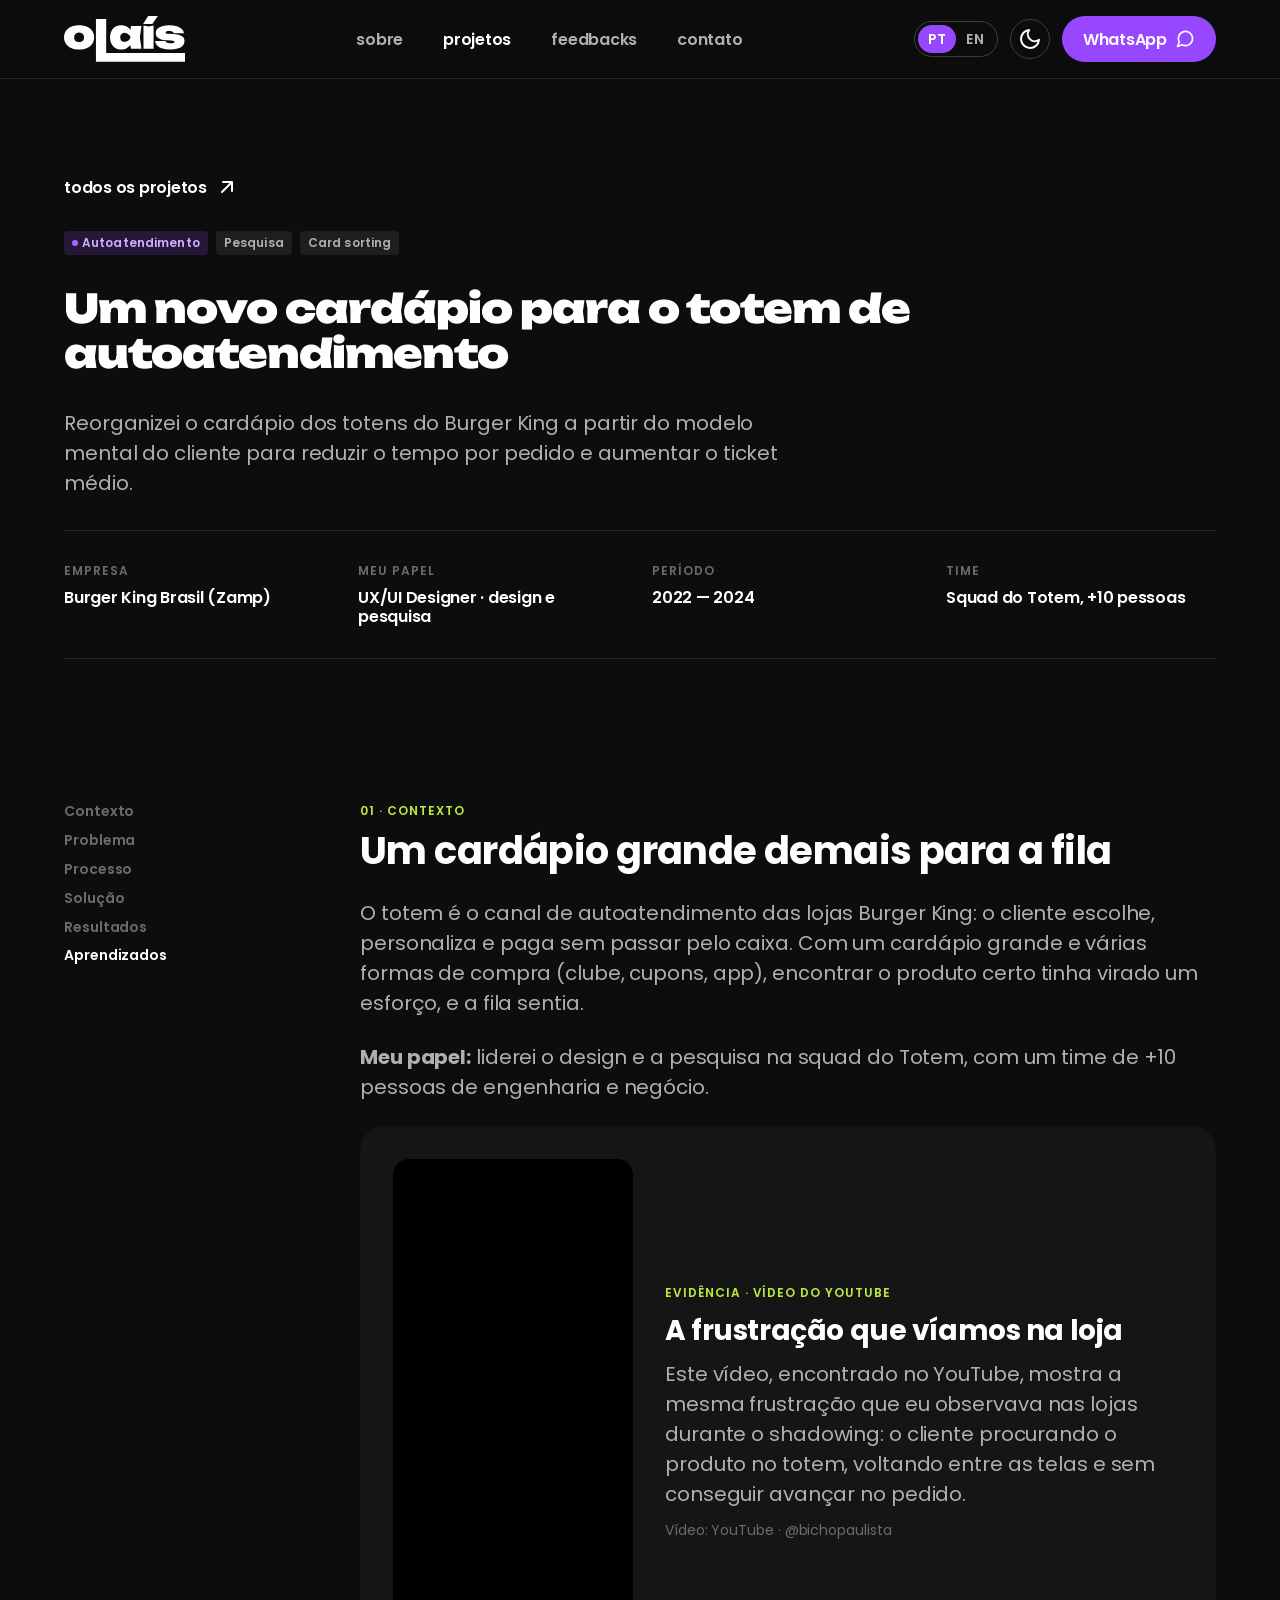
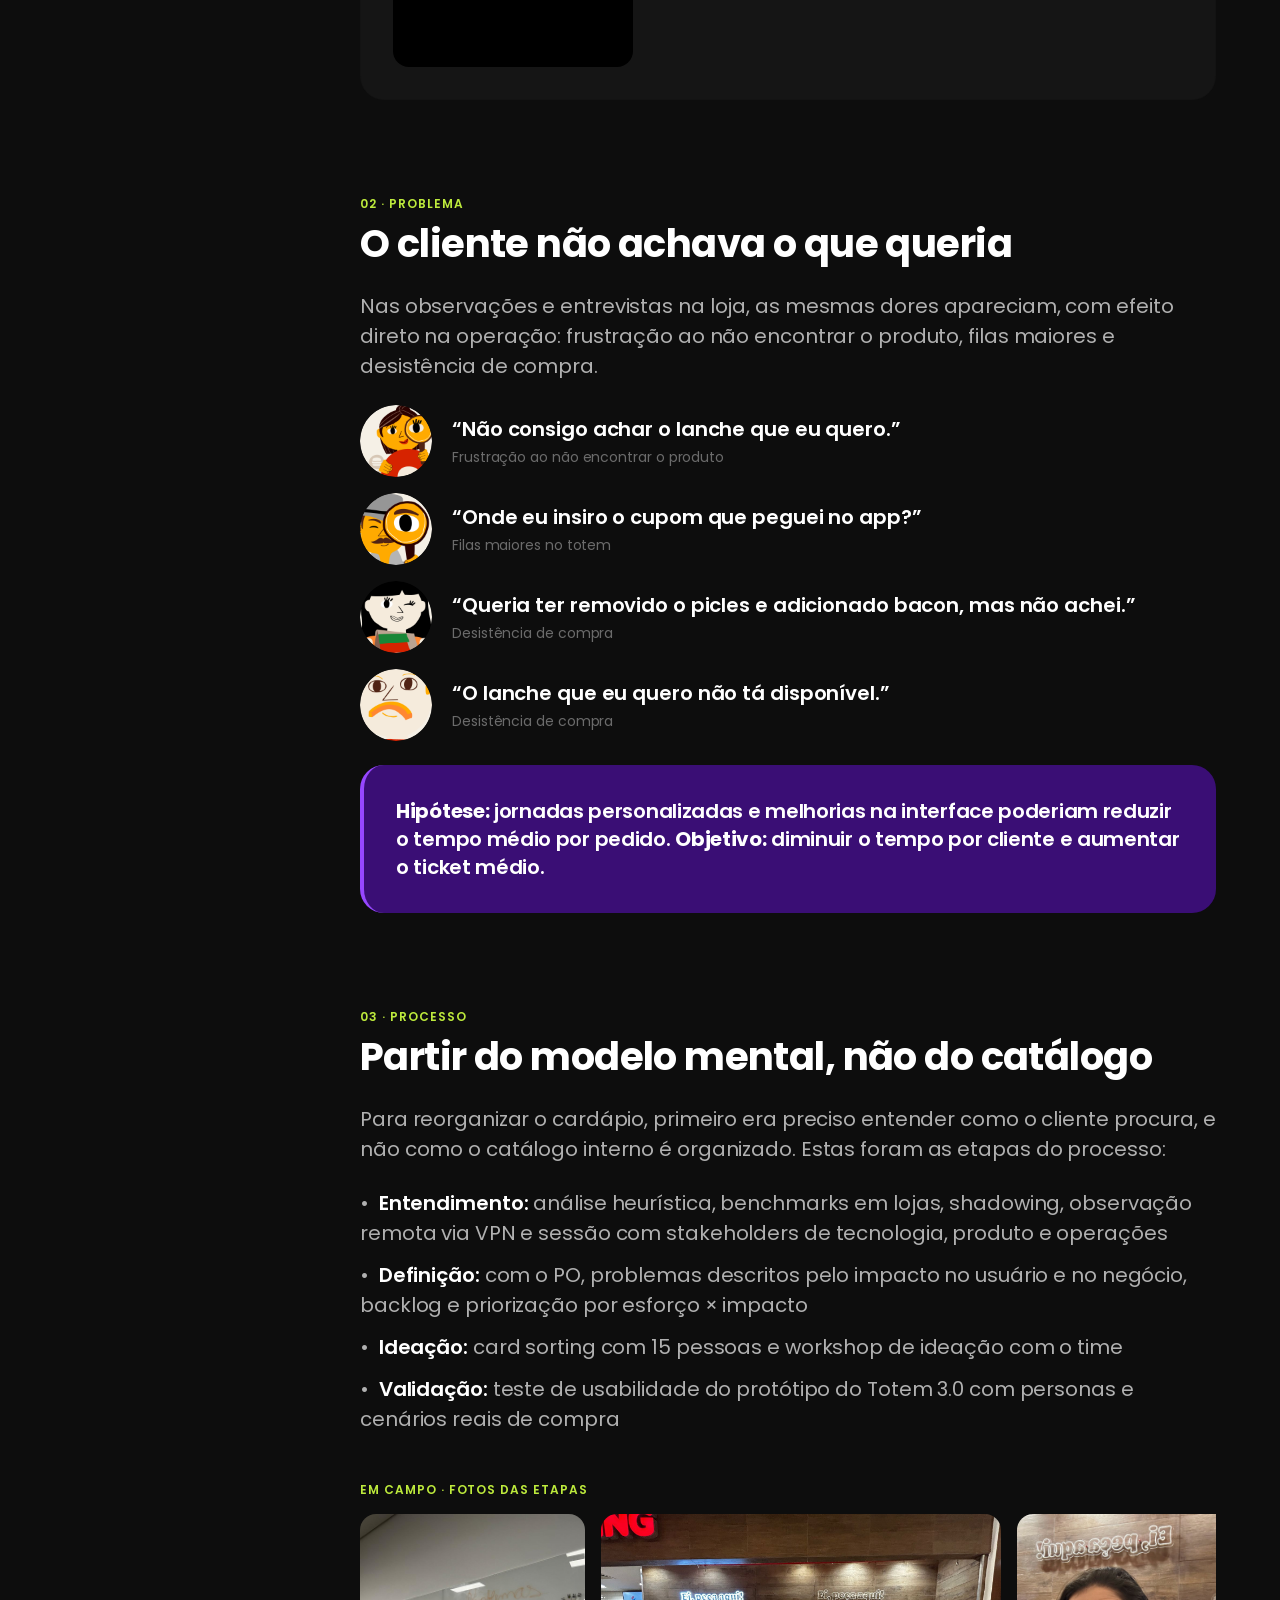
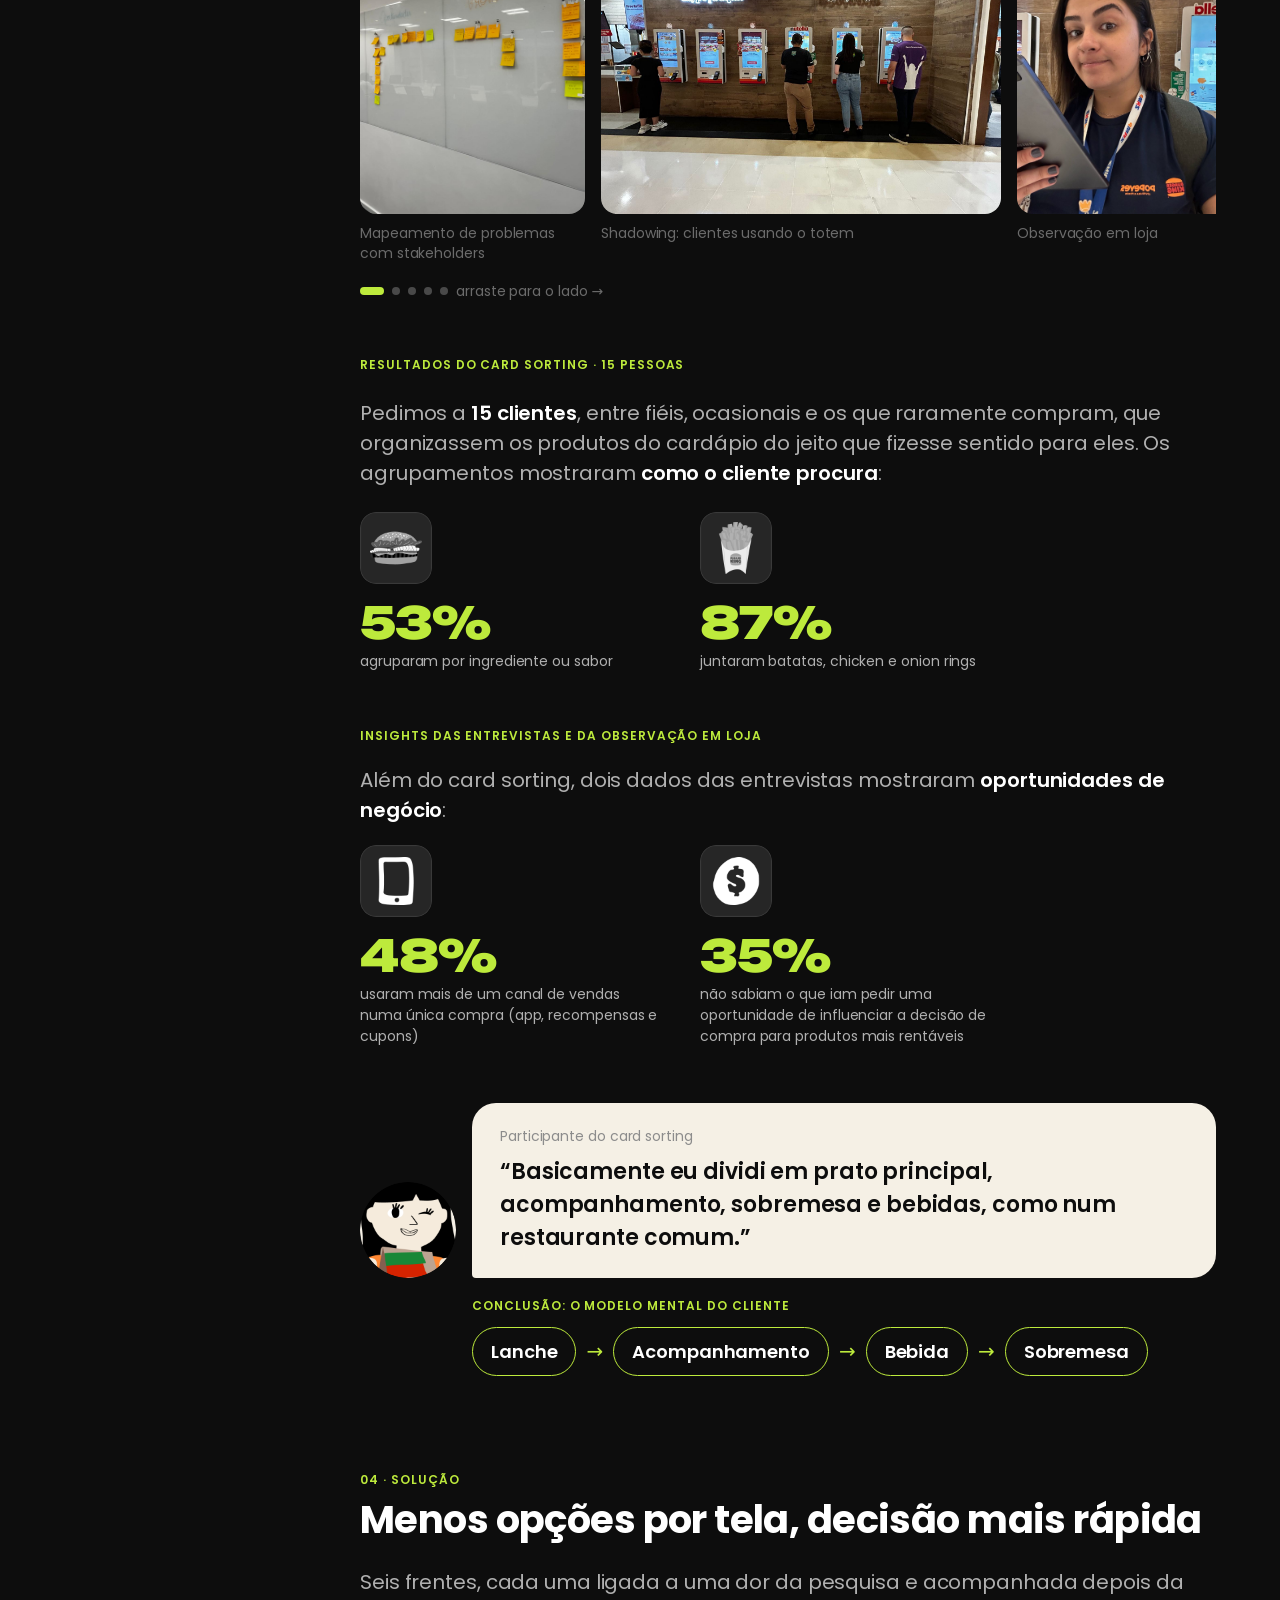
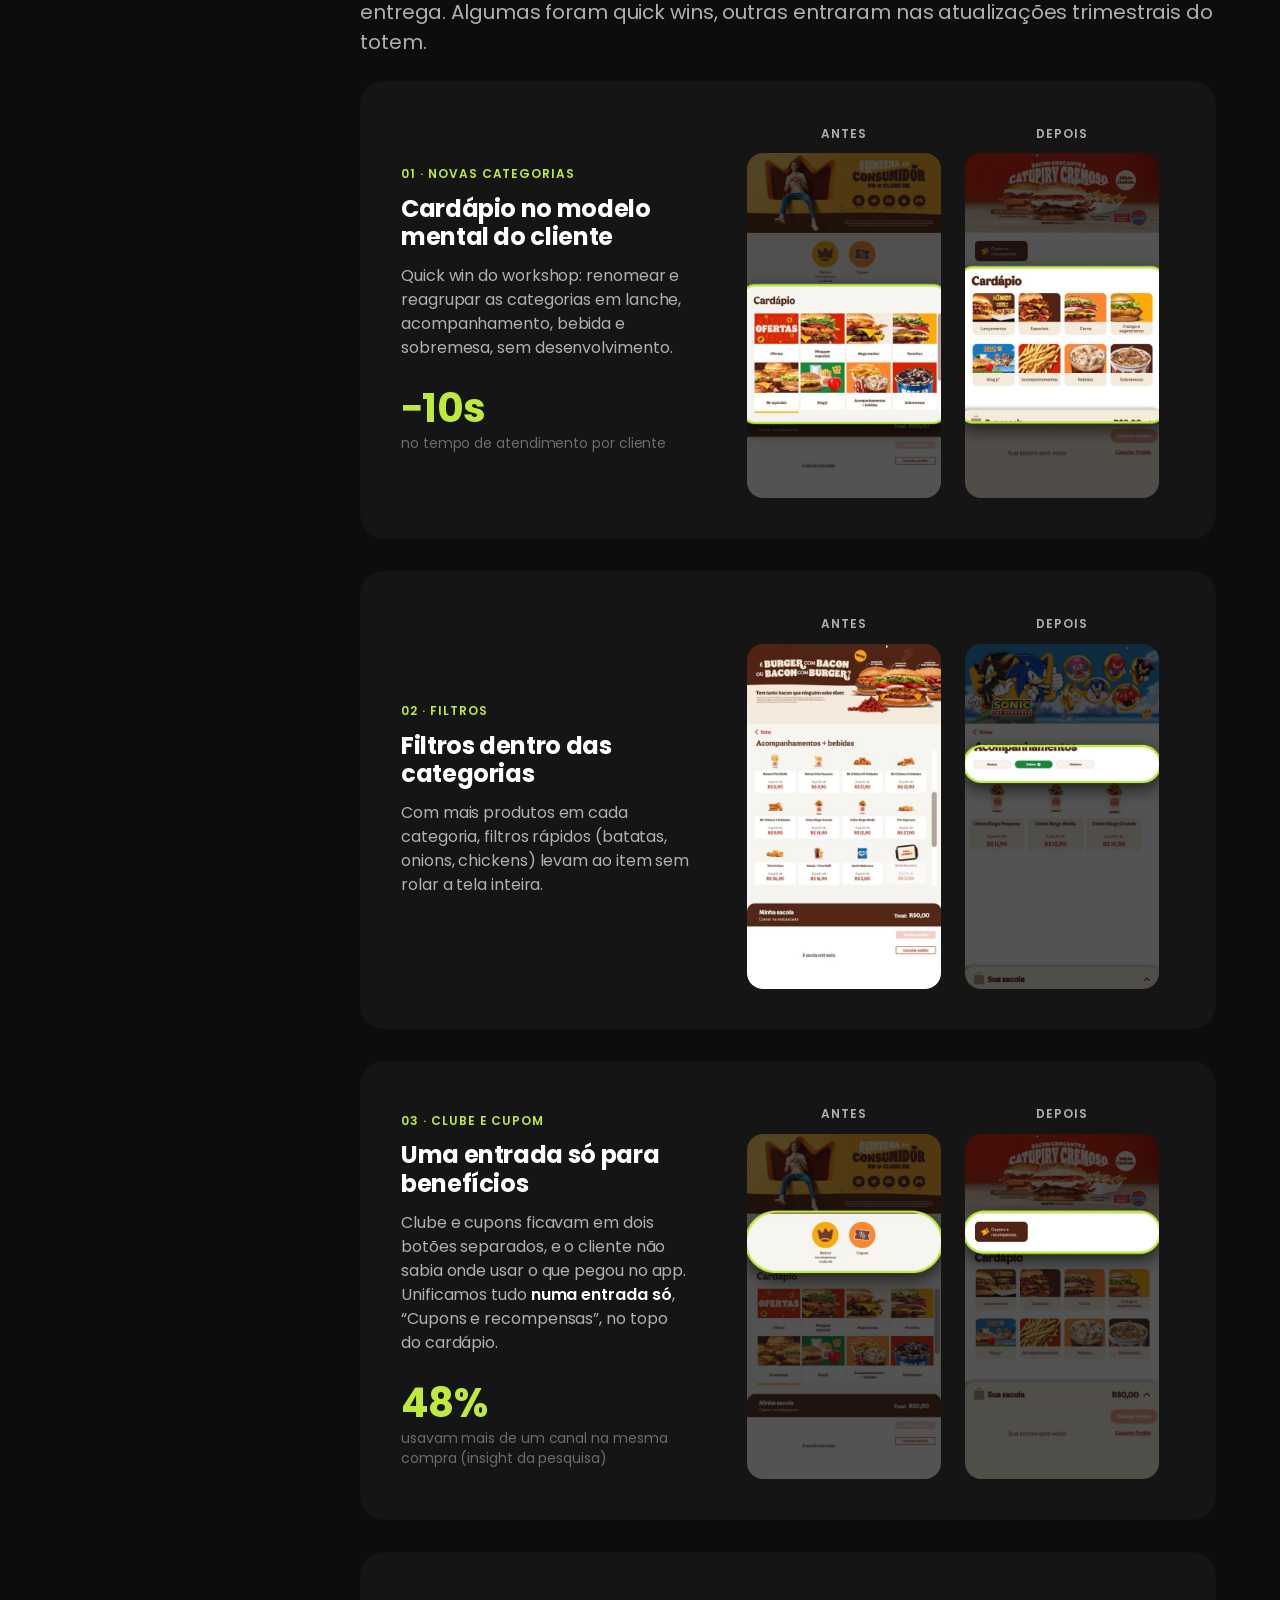
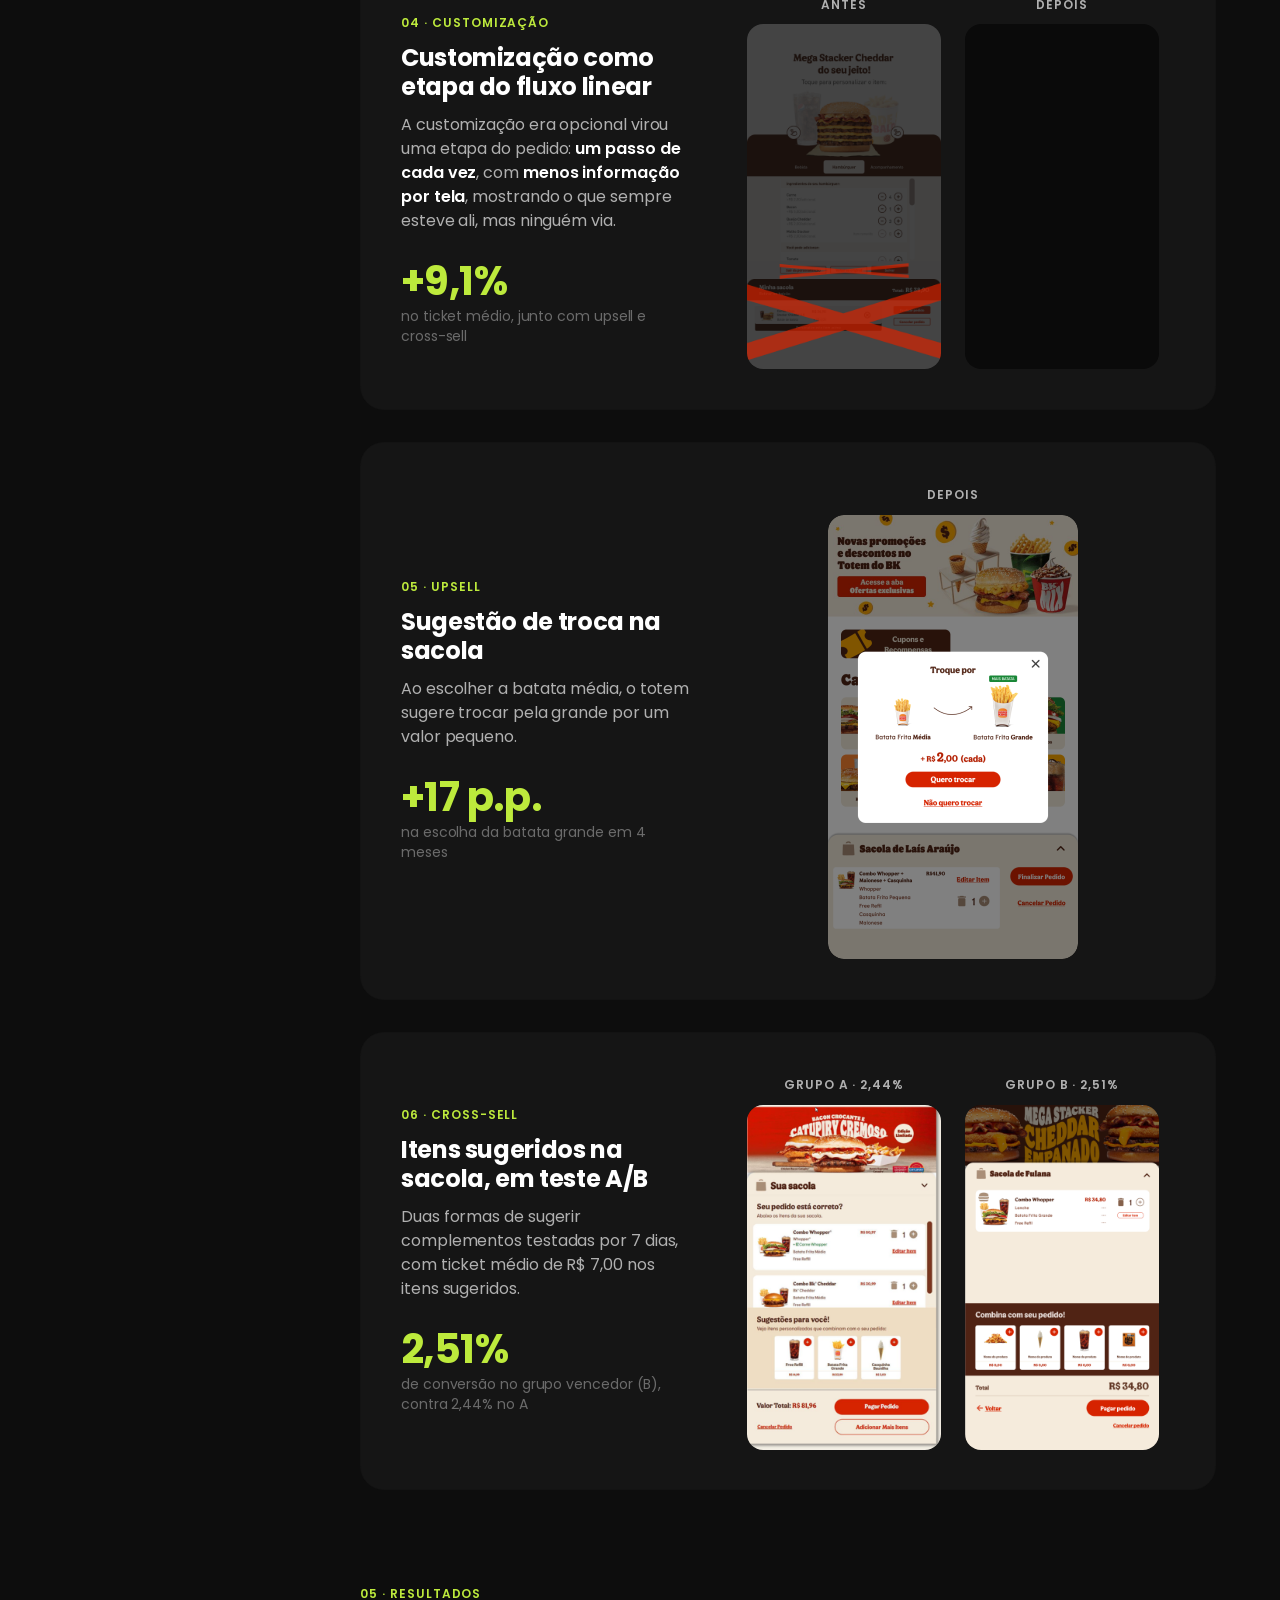
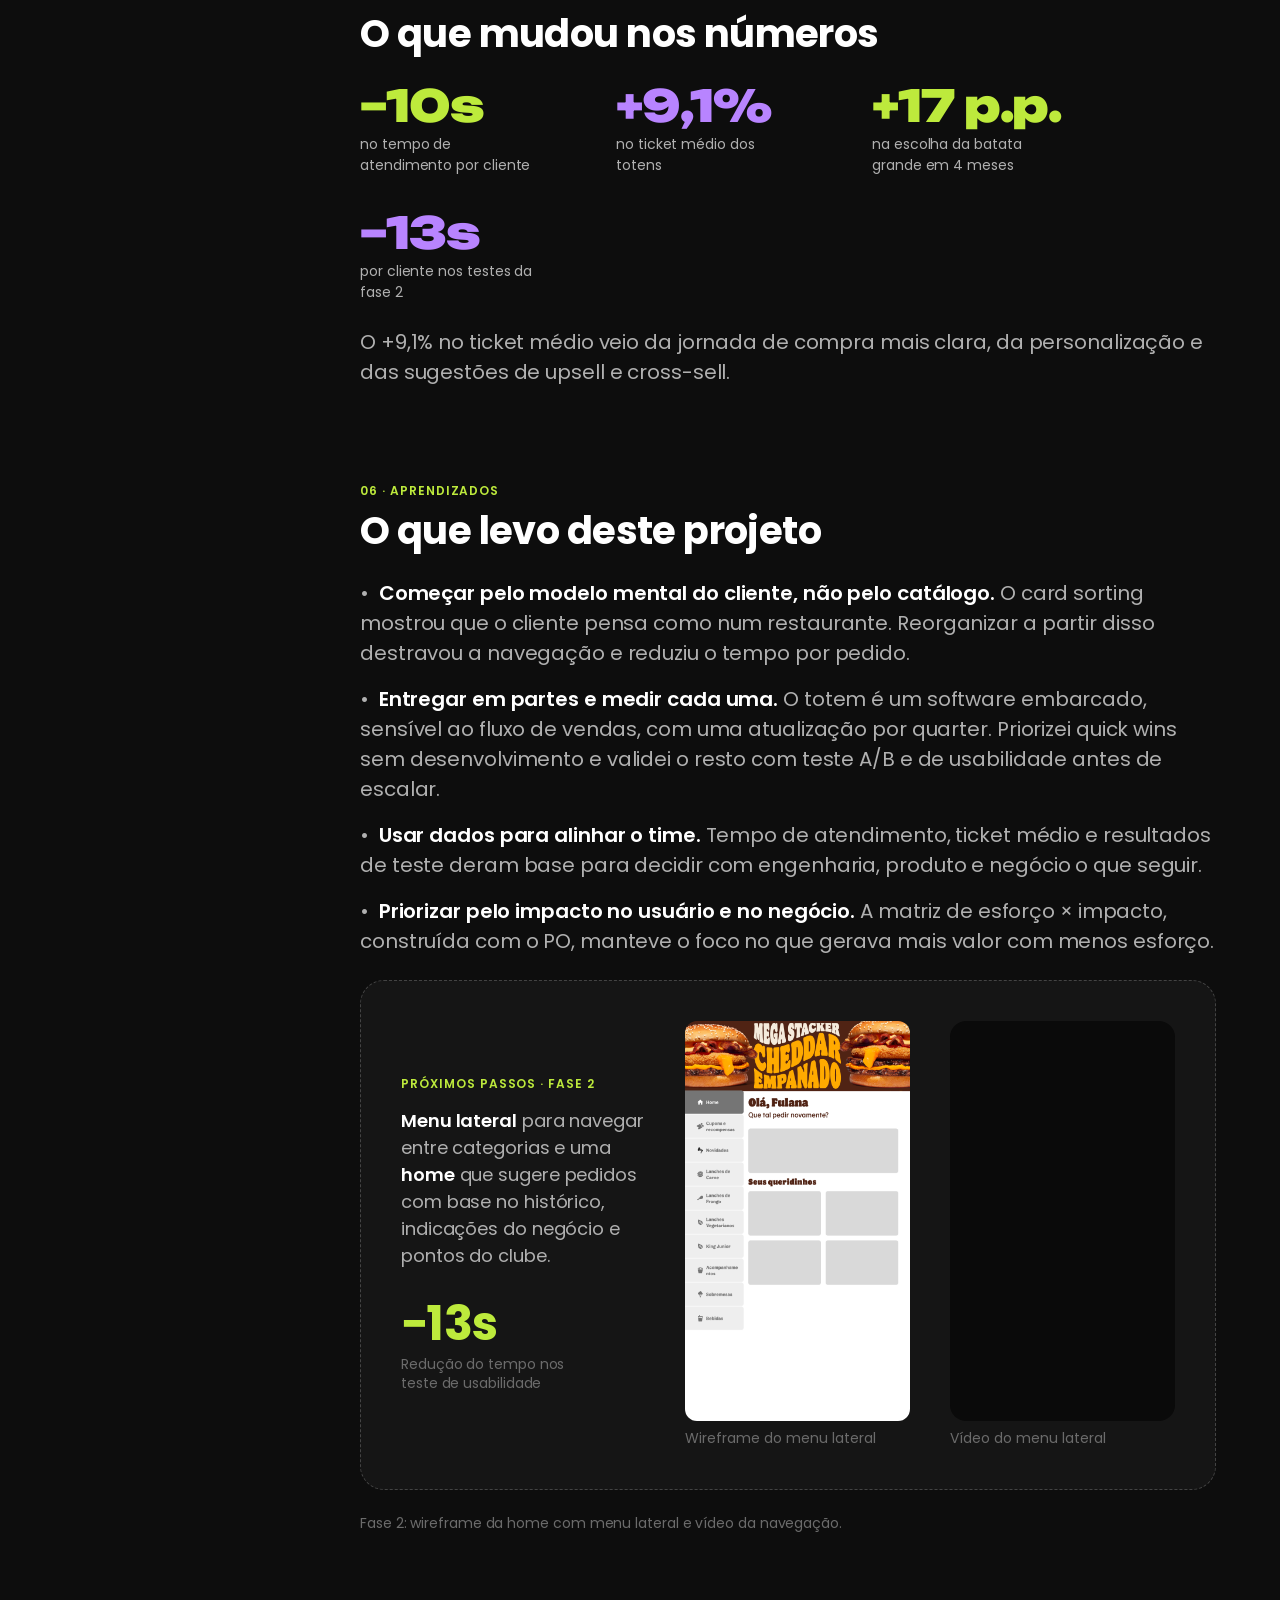
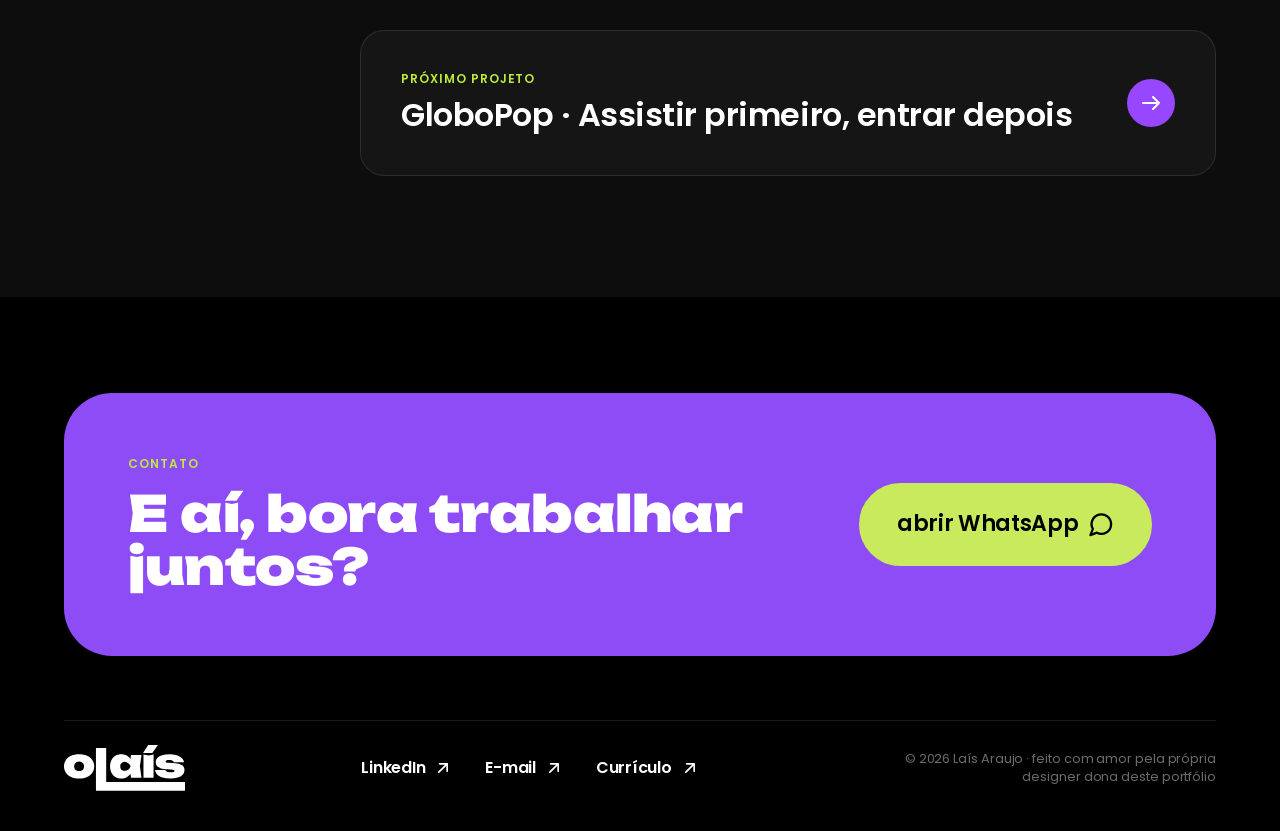
<file: projetos/bk-totem.html>
<!doctype html>
<html lang="pt-BR">
<head>
  <meta charset="utf-8">
  <title>Burger King · Totem — Laís Araujo</title>
  <!-- Endereço antigo do estudo de caso do BK: só redireciona para a página atual -->
  <meta http-equiv="refresh" content="0; url=burger-king-totem.html">
  <link rel="canonical" href="burger-king-totem.html">
  <script>location.replace('burger-king-totem.html' + location.hash)</script>
</head>
<body>
  <p><a href="burger-king-totem.html">Abrir o estudo de caso do Burger King</a></p>
</body>
</html>
</file>
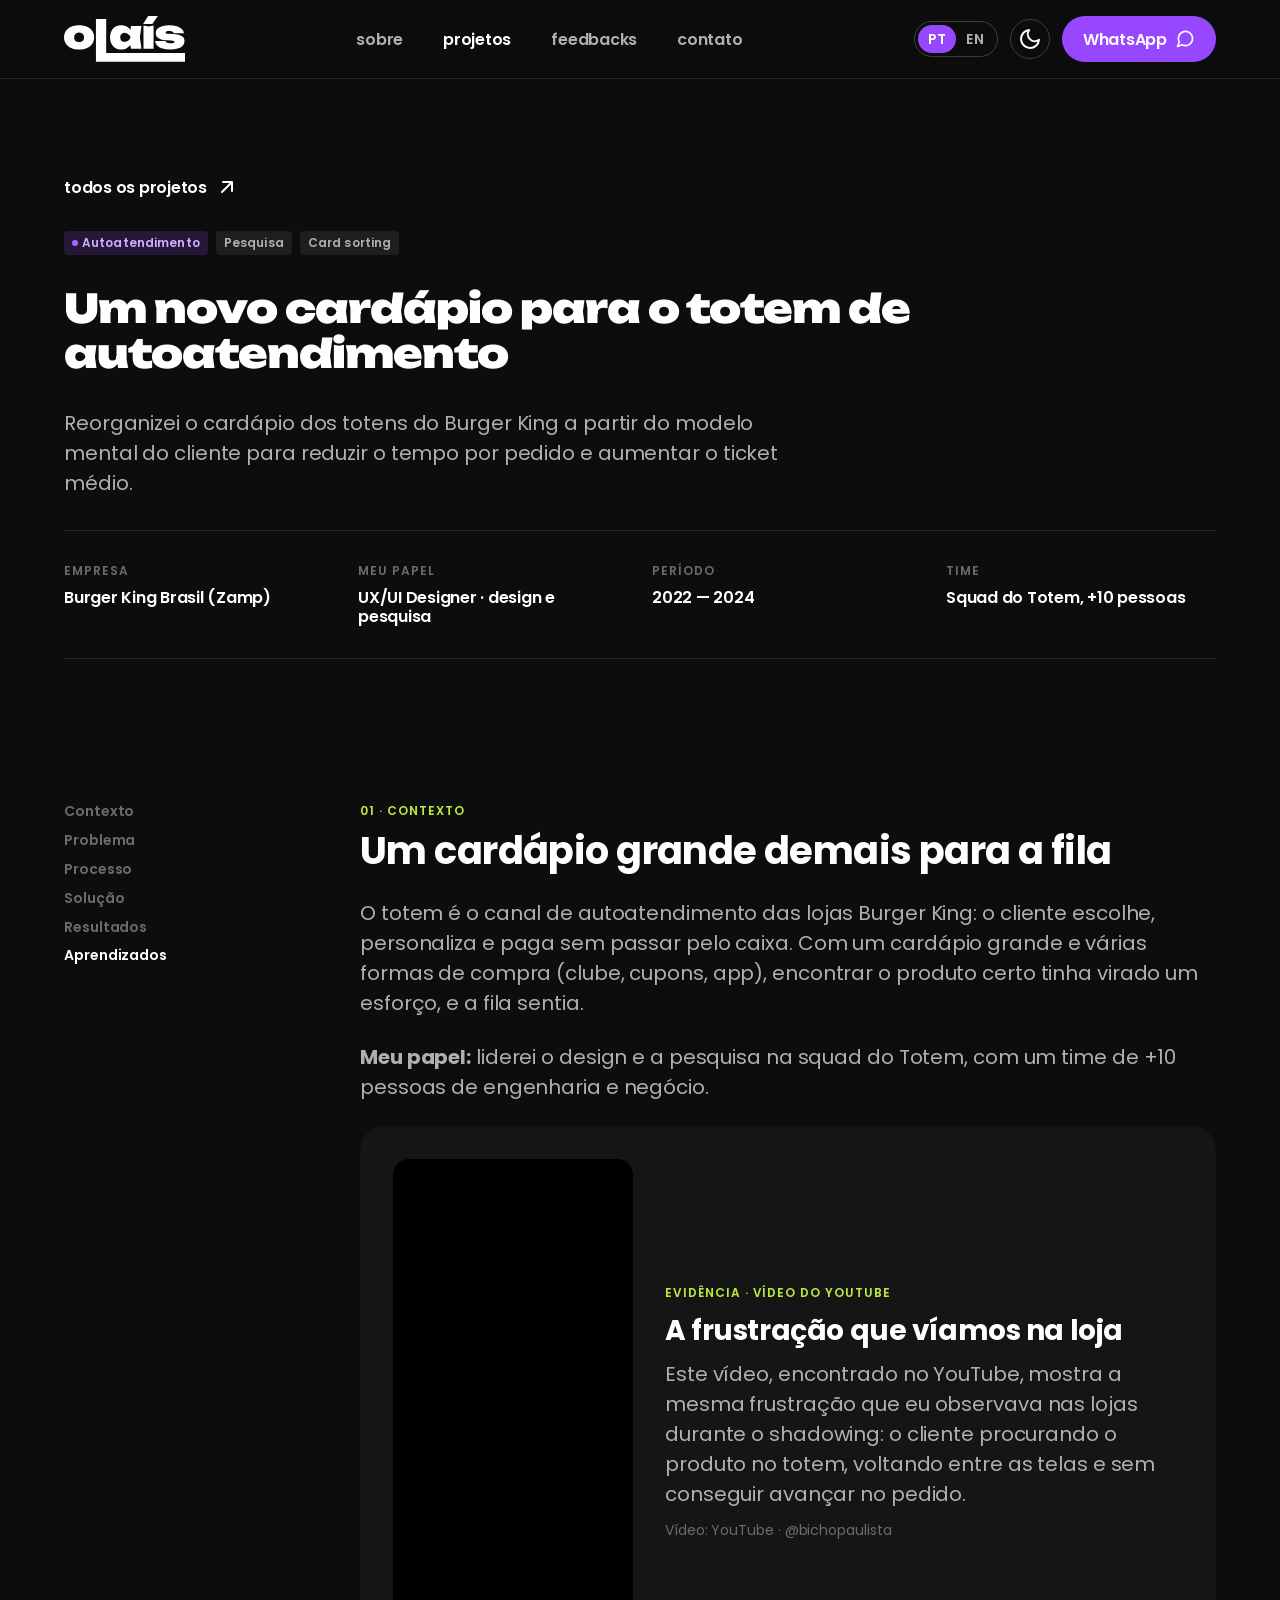
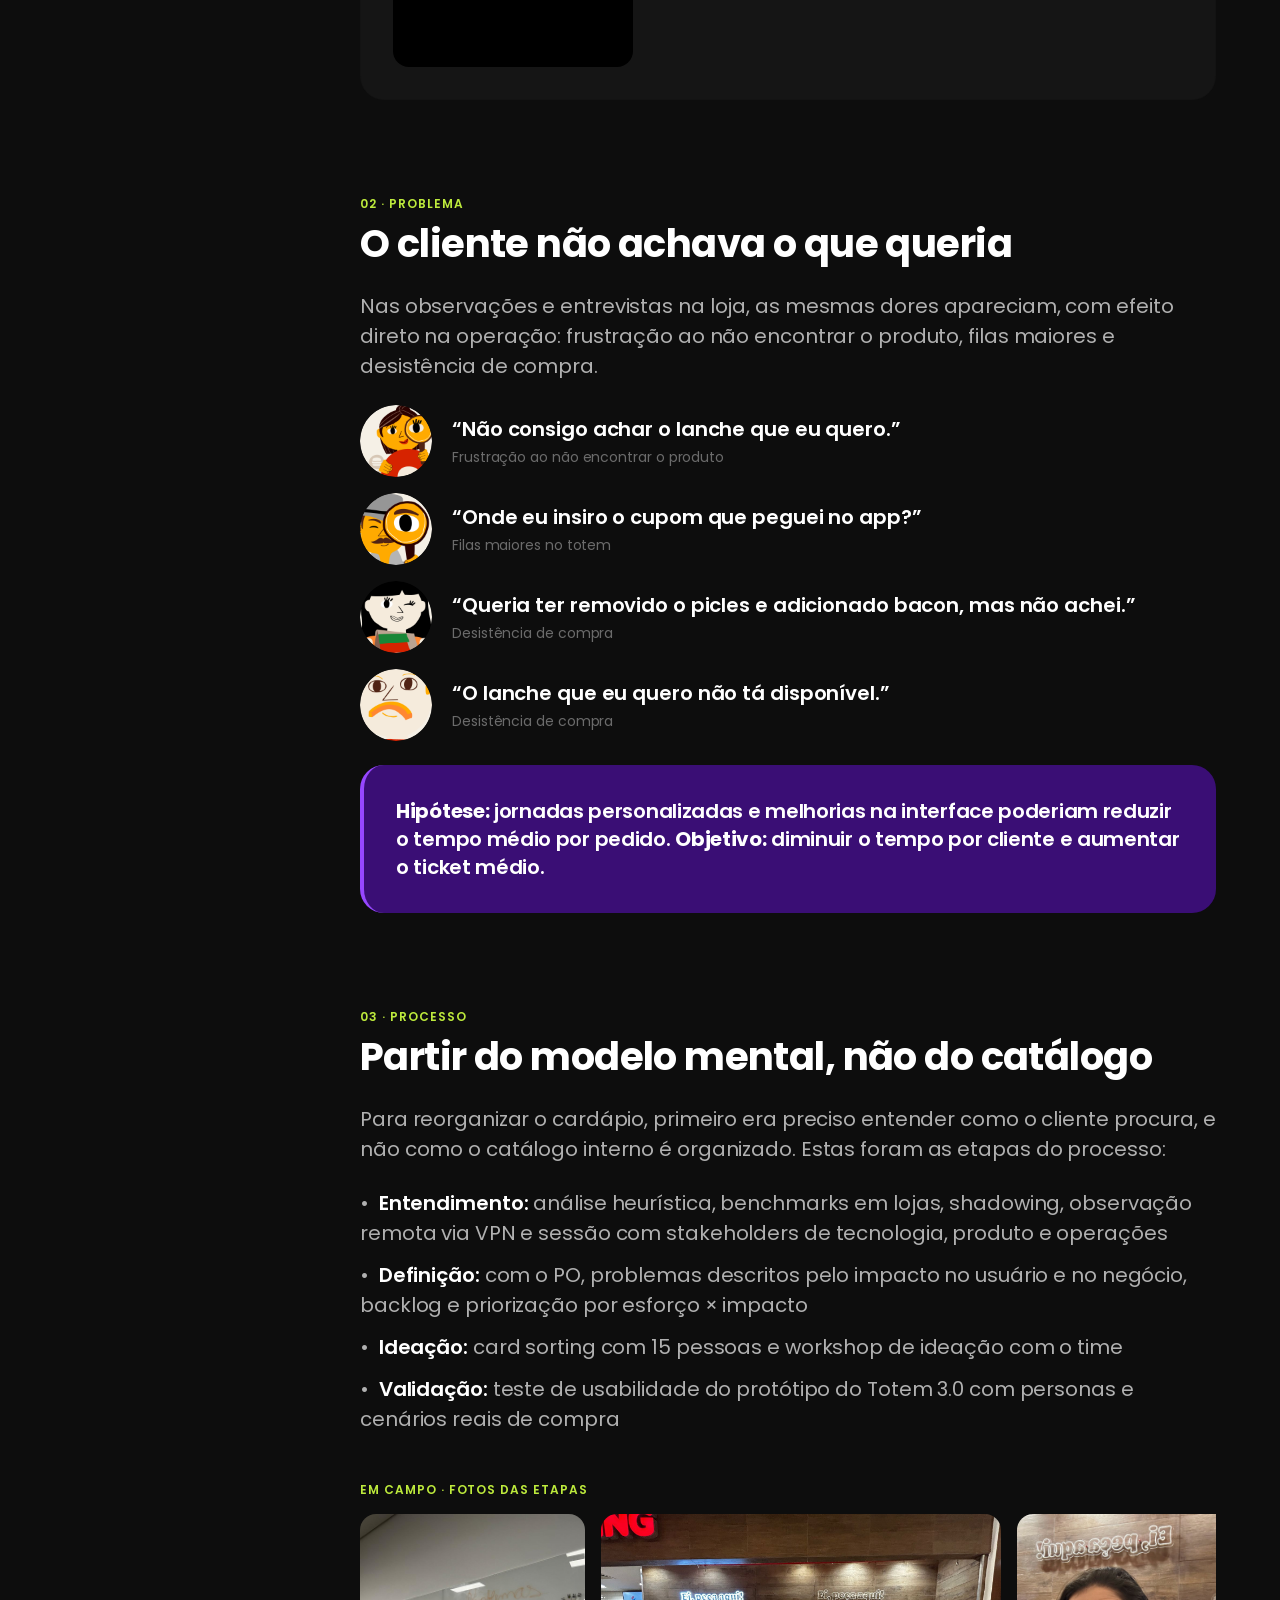
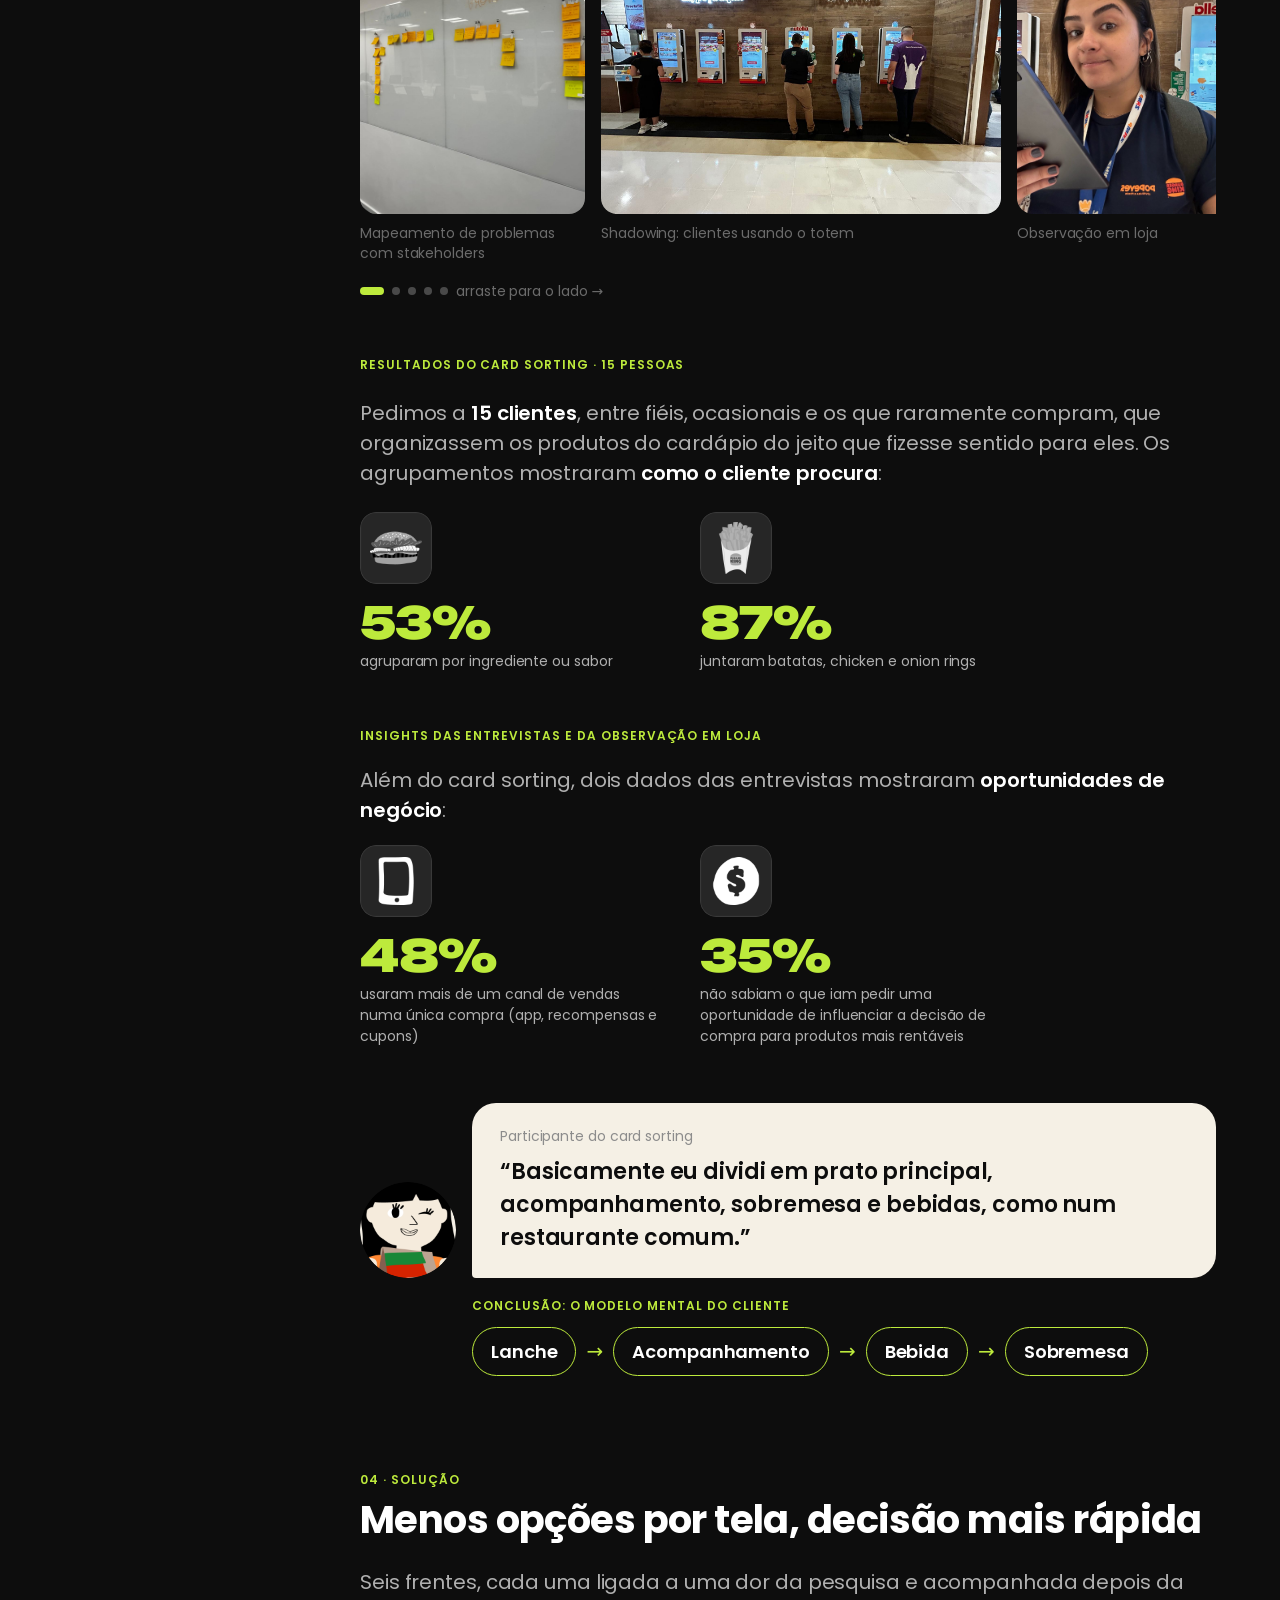
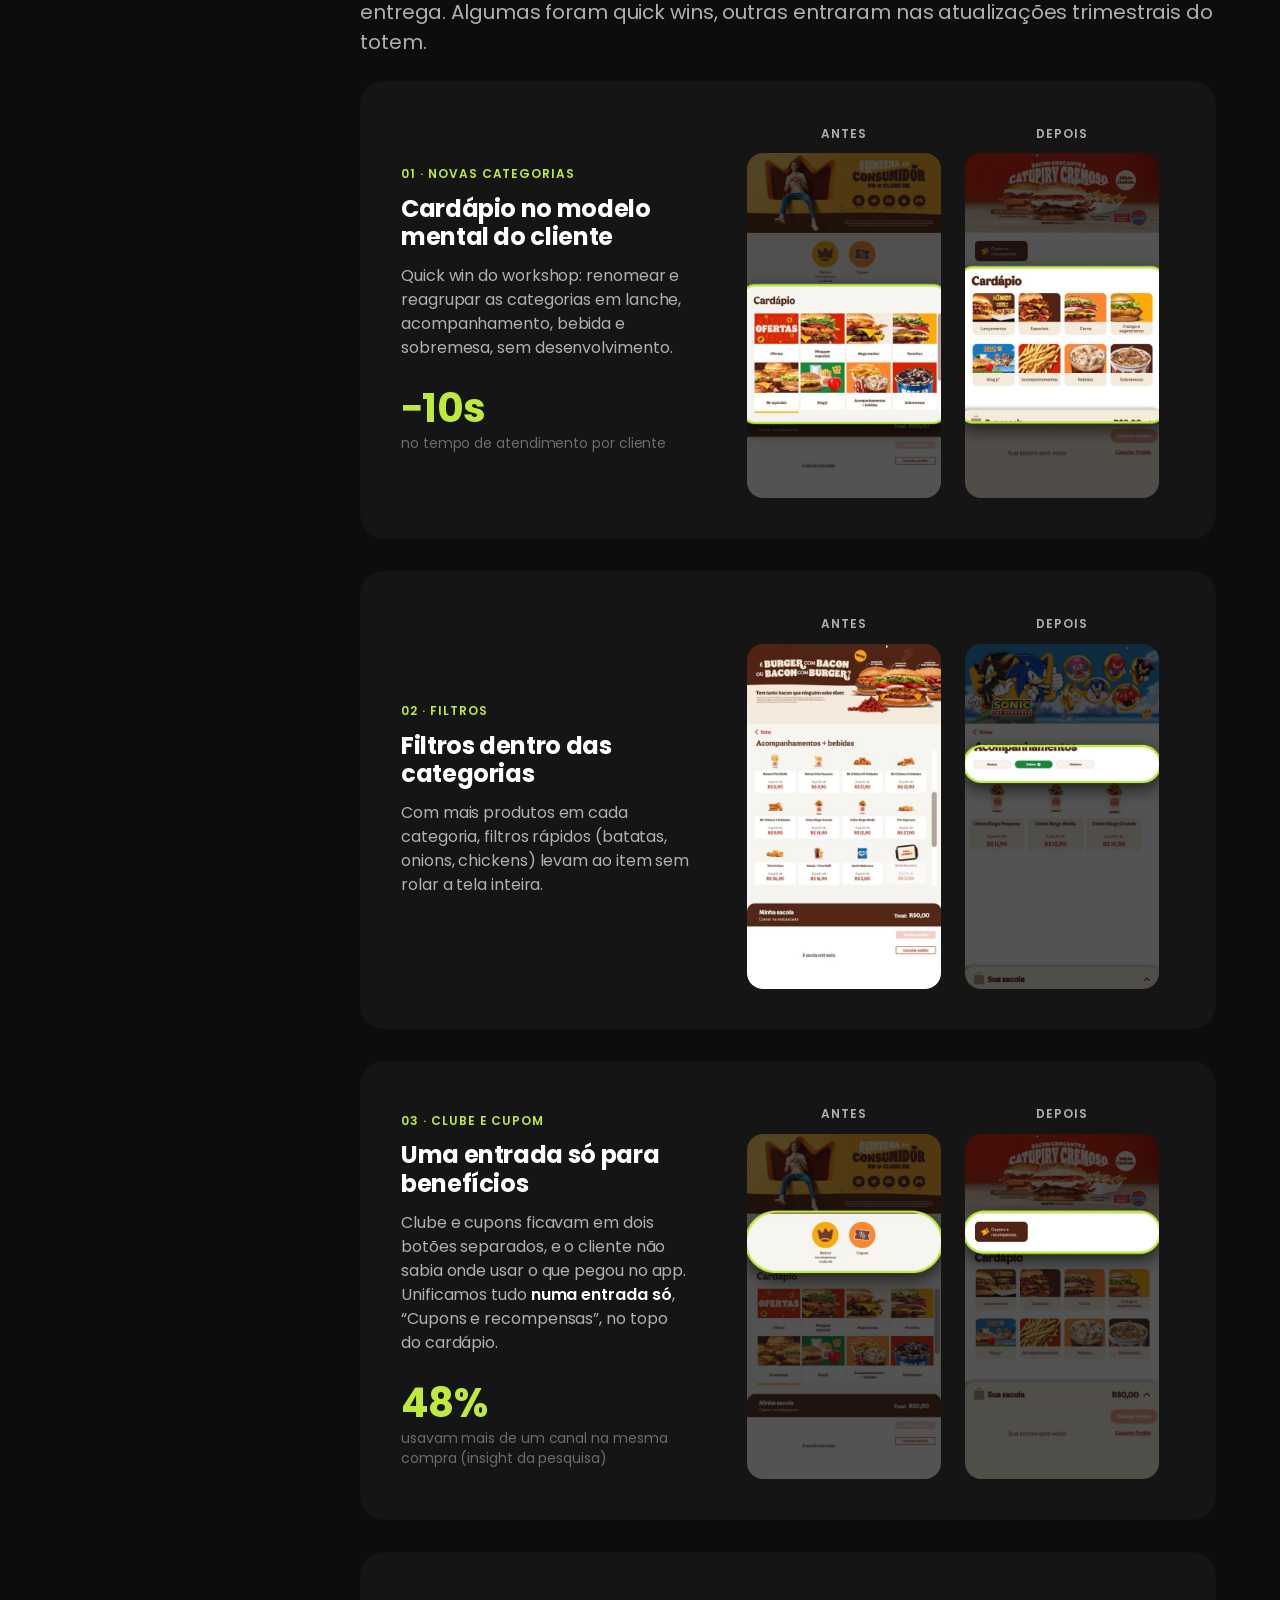
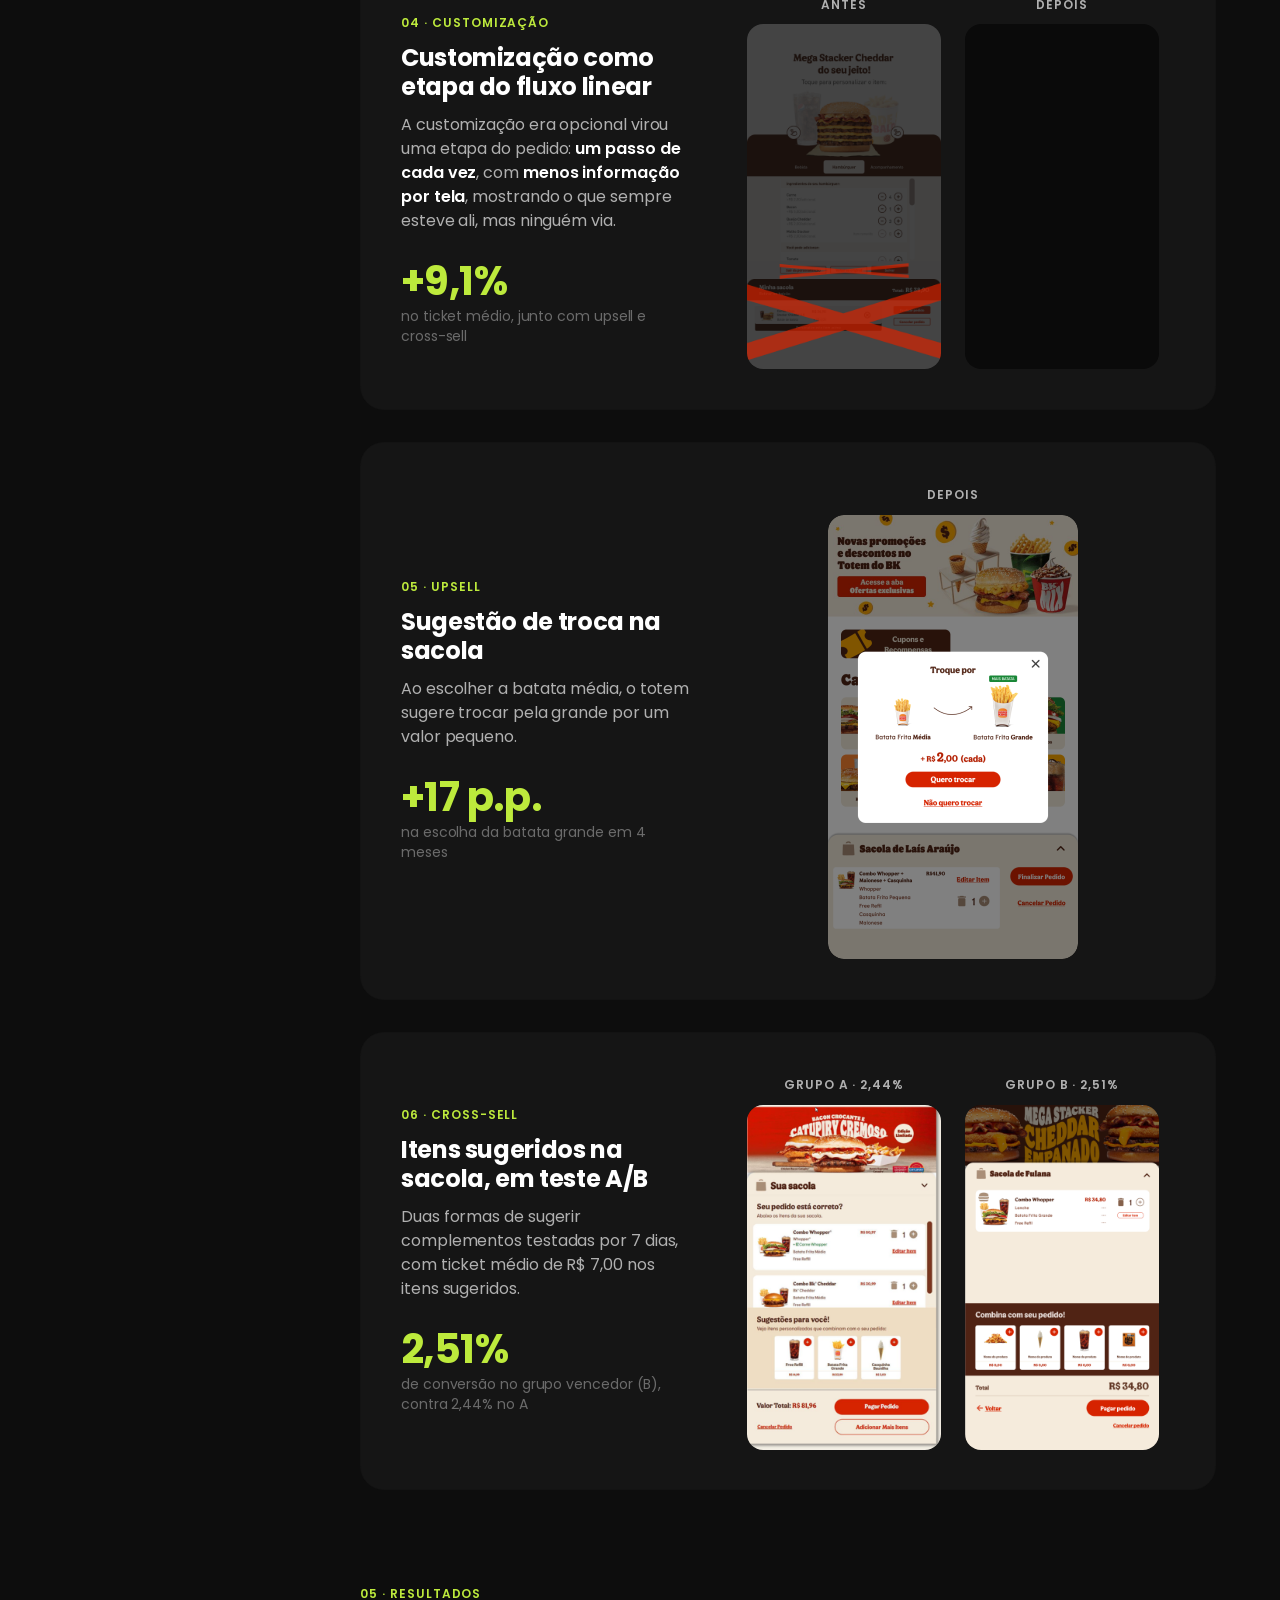
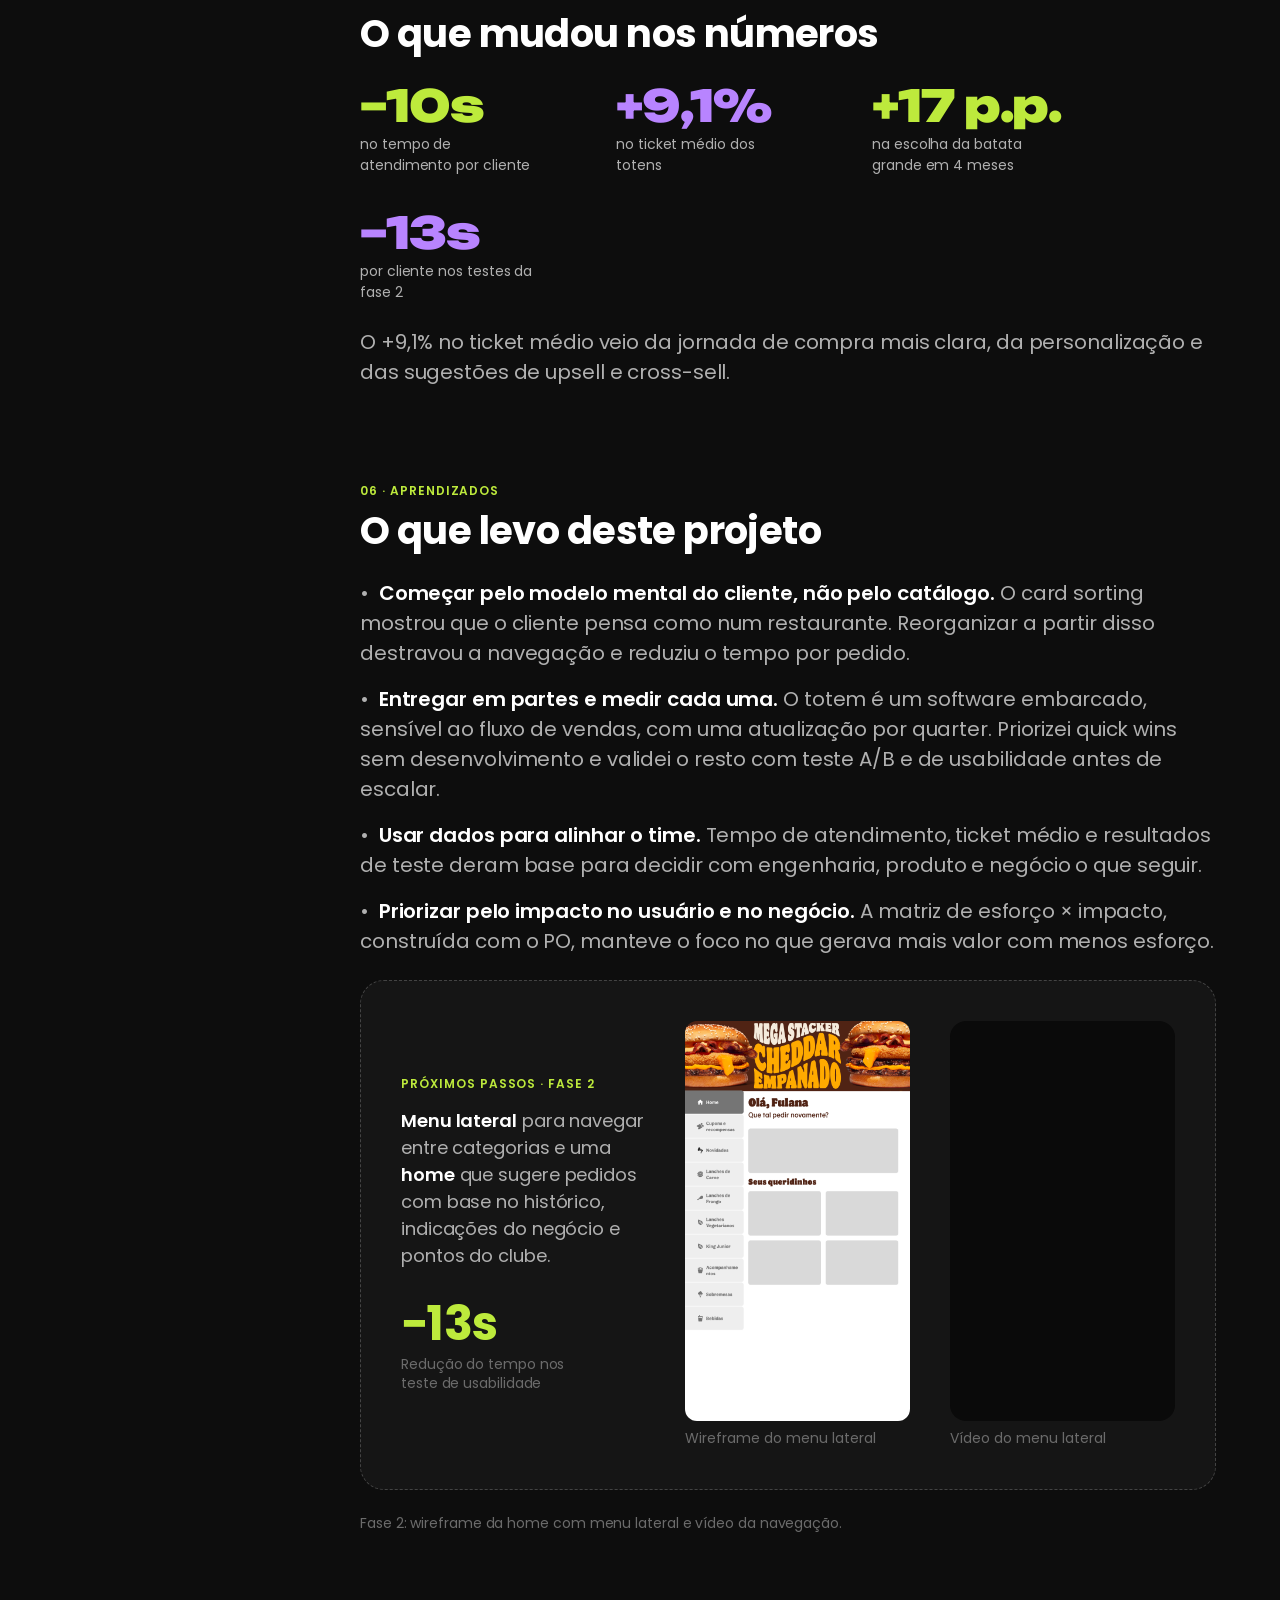
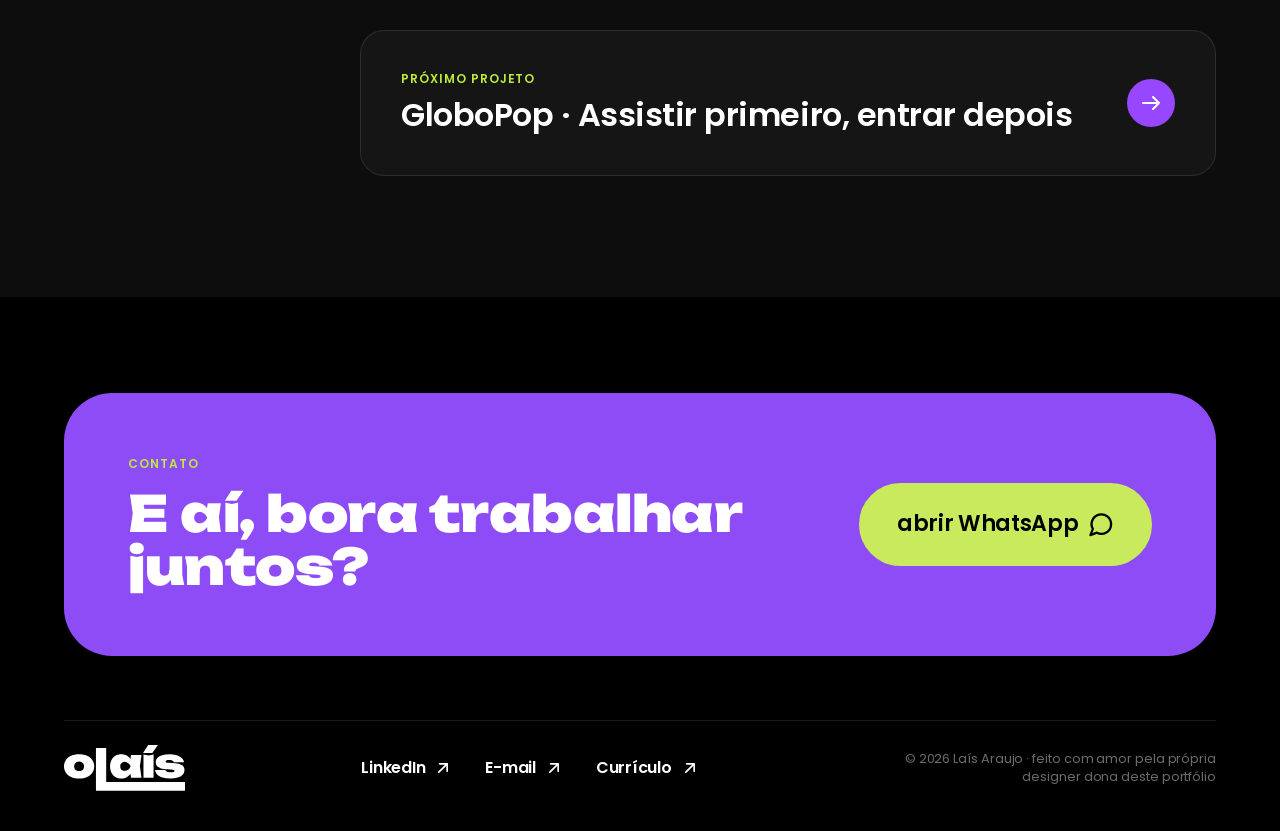
<file: projetos/burger-king-totem.html>
<!doctype html>
<html lang="pt-BR" data-title-en="Burger King · Kiosk — Laís Araujo">
<head>
  <meta charset="utf-8">
  <meta name="viewport" content="width=device-width, initial-scale=1">
  <title>Burger King · Totem — Laís Araujo</title>
  <meta name="description" content="Estudo de caso: Reorganizei o cardápio dos totens do Burger King a partir do modelo mental do cliente para reduzir o tempo por pedido e aumentar o ticket médio.">
  <meta name="theme-color" content="#0D0D0D">
  <link rel="icon" href="../assets/favicon.svg?v=2" type="image/svg+xml">
  <link rel="icon" href="../assets/favicon-32.png?v=2" sizes="32x32" type="image/png">
  <link rel="apple-touch-icon" href="../assets/apple-touch-icon.png?v=2">
  <link rel="preconnect" href="https://fonts.googleapis.com">
  <link rel="preconnect" href="https://fonts.gstatic.com" crossorigin>
  <link href="https://fonts.googleapis.com/css2?family=Poppins:wght@400;600;700&family=Unbounded:wght@900&display=swap" rel="stylesheet">
  <link rel="stylesheet" href="../styles/tokens.css?v=73">
  <link rel="stylesheet" href="../styles/main.css?v=73">
  <link rel="stylesheet" href="../styles/motion.css?v=73">
  <link rel="stylesheet" href="../styles/case.css?v=17">
  <script>try{var t=localStorage.getItem('theme');if(t)document.documentElement.dataset.theme=t;if(localStorage.getItem('lang')==='en')document.documentElement.classList.add('lang-en')}catch(e){}</script>
</head>
<body>
  <!-- Ícones (antes em assets/icons.svg): ficam dentro da página para aparecerem também abrindo o arquivo direto -->
  <svg aria-hidden="true" style="position:absolute;width:0;height:0;overflow:hidden" xmlns="http://www.w3.org/2000/svg">
  <symbol id="arrow-up-right" viewBox="0 0 24 24"><path d="M7 17 17 7M8 7h9v9"/></symbol>
  <symbol id="arrow-right" viewBox="0 0 24 24"><path d="M4 12h16M14 6l6 6-6 6"/></symbol>
  <symbol id="arrow-down" viewBox="0 0 24 24"><path d="M12 4v16M6 14l6 6 6-6"/></symbol>
  <symbol id="mail" viewBox="0 0 24 24"><path d="M3 6h18v12H3zM3 6l9 7 9-7"/></symbol>
  <symbol id="sun" viewBox="0 0 24 24"><circle cx="12" cy="12" r="4"/><path d="M12 2v2M12 20v2M4.9 4.9l1.4 1.4M17.7 17.7l1.4 1.4M2 12h2M20 12h2M4.9 19.1l1.4-1.4M17.7 6.3l1.4-1.4"/></symbol>
  <symbol id="moon" viewBox="0 0 24 24"><path d="M21 12.8A9 9 0 1 1 11.2 3a7 7 0 0 0 9.8 9.8z"/></symbol>
  <symbol id="star" viewBox="0 0 34 34"><path d="M17 0c1.2 9.6 7.4 15.8 17 17-9.6 1.2-15.8 7.4-17 17-1.2-9.6-7.4-15.8-17-17C9.6 15.8 15.8 9.6 17 0z" stroke="none"/></symbol>
  <symbol id="chat" viewBox="0 0 24 24"><path d="M21 11.5a8.4 8.4 0 0 1-12.4 7.4L3 21l2.1-5.4A8.5 8.5 0 1 1 21 11.5z"/></symbol>
  <symbol id="file" viewBox="0 0 24 24"><path d="M14 3H7a2 2 0 0 0-2 2v14a2 2 0 0 0 2 2h10a2 2 0 0 0 2-2V8z"/><path d="M14 3v5h5M9 13h6M9 17h4"/></symbol>
  <symbol id="quote" viewBox="0 0 24 24"><path d="M10 7H6a2 2 0 0 0-2 2v3a2 2 0 0 0 2 2h3v1a3 3 0 0 1-3 3M20 7h-4a2 2 0 0 0-2 2v3a2 2 0 0 0 2 2h3v1a3 3 0 0 1-3 3"/></symbol>
  <symbol id="plus" viewBox="0 0 24 24"><path d="M12 5v14M5 12h14"/></symbol>
</svg>
  <a class="skip-link btn btn--primary" href="#conteudo">Pular para o conteúdo</a>
  <header class="site-header">
    <div class="container site-header__inner">
      <a href="../index.html" aria-label="olaís — início"><img class="logo" src="../assets/logo.svg" alt="" width="121" height="46"></a>
      <nav class="site-nav" aria-label="Principal">
        <a href="../index.html#sobre" data-i18n="nav.about">sobre</a>
        <a href="../index.html#projetos" aria-current="page" data-i18n="nav.projects">projetos</a>
        <a href="../index.html#feedbacks" data-i18n="nav.feedbacks">feedbacks</a>
        <a href="../index.html#contato" data-i18n="nav.contact">contato</a>
      </nav>
      <div class="site-header__actions">
        <div class="lang-switch" role="group" aria-label="Idioma / Language">
          <button type="button" data-lang="pt" aria-pressed="true" lang="pt-BR" aria-label="Português">PT</button>
          <button type="button" data-lang="en" aria-pressed="false" lang="en" aria-label="English">EN</button>
        </div>
        <button class="icon-btn theme-toggle" type="button" data-theme-toggle aria-label="Alternar tema">
          <svg class="icon icon-moon" aria-hidden="true"><use href="#moon"/></svg>
          <svg class="icon icon-sun" aria-hidden="true"><use href="#sun"/></svg>
        </button>
        <a class="btn btn--primary" href="https://wa.me/5511966239797" target="_blank" rel="noopener">WhatsApp <svg class="icon" aria-hidden="true"><use href="#chat"/></svg></a>
      </div>
    </div>
  </header>
  <nav class="menu-toggle" aria-label="Atalhos">
    <a href="../index.html#projetos" class="is-active"><span data-i18n="nav.projects">projetos</span> <svg class="icon" aria-hidden="true"><use href="#arrow-up-right"/></svg></a>
    <a href="../index.html#contato" data-i18n="nav.talk">fale comigo</a>
  </nav>
  <main id="conteudo">
    <div data-lang-block="pt">
      <div class="container cs">
      <header class="cs-hero">
      <a class="cs-back" href="../index.html#projetos">todos os projetos <svg class="icon" aria-hidden="true"><use href="#arrow-up-right"/></svg></a>
      <ul class="tag-list"><li class="tag tag--brand">Autoatendimento</li><li class="tag tag--outline">Pesquisa</li><li class="tag tag--outline">Card sorting</li></ul>
      <h1 class="cs-title">Um novo cardápio para o totem de autoatendimento</h1>
      <p class="cs-lead">Reorganizei o cardápio dos totens do Burger King a partir do modelo mental do cliente para reduzir o tempo por pedido e aumentar o ticket médio.</p>
      <dl class="cs-meta"><div><dt>Empresa</dt><dd>Burger King Brasil (Zamp)</dd></div><div><dt>Meu papel</dt><dd>UX/UI Designer · design e pesquisa</dd></div><div><dt>Período</dt><dd>2022 — 2024</dd></div><div><dt>Time</dt><dd>Squad do Totem, +10 pessoas</dd></div></dl>
      </header>
      <div class="cs-body">
      <ul class="case-toc" aria-label="Neste estudo de caso"><li><a href="#contexto">Contexto</a></li><li><a href="#problema">Problema</a></li><li><a href="#processo">Processo</a></li><li><a href="#solucao">Solução</a></li><li><a href="#resultados">Resultados</a></li><li><a href="#aprendizados">Aprendizados</a></li></ul>
      <div class="cs-sections">
      <section class="cs-section reveal" id="contexto"><header class="cs-head"><p class="cs-kicker">01 · Contexto</p><h2 class="h2">Um cardápio grande demais para a fila</h2></header><p class="cs-text">O totem é o canal de autoatendimento das lojas Burger King: o cliente escolhe, personaliza e paga sem passar pelo caixa. Com um cardápio grande e várias formas de compra (clube, cupons, app), encontrar o produto certo tinha virado um esforço, e a fila sentia.</p><p class="cs-text"><b>Meu papel:</b> liderei o design e a pesquisa na squad do Totem, com um time de +10 pessoas de engenharia e negócio.</p><div class="cs-card"><video data-cs-expand class="cs-video" src="../images/projetos/bk/video-uso-do-totem.mp4" autoplay muted loop playsinline preload="metadata" aria-label="Vídeo de um cliente procurando um produto no totem do Burger King"></video><div class="cs-card__text"><p class="cs-kicker">Evidência · vídeo do YouTube</p><h3 class="cs-card__title">A frustração que víamos na loja</h3><p class="cs-text">Este vídeo, encontrado no YouTube, mostra a mesma frustração que eu observava nas lojas durante o shadowing: o cliente procurando o produto no totem, voltando entre as telas e sem conseguir avançar no pedido.</p><p class="cs-caption">Vídeo: YouTube · @bichopaulista</p></div></div></section>
      <section class="cs-section reveal" id="problema"><header class="cs-head"><p class="cs-kicker">02 · Problema</p><h2 class="h2">O cliente não achava o que queria</h2></header><p class="cs-text">Nas observações e entrevistas na loja, as mesmas dores apareciam, com efeito direto na operação: frustração ao não encontrar o produto, filas maiores e desistência de compra.</p><ul class="cs-quotes"><li class="cs-quote"><img src="../images/projetos/bk/persona-localizacao.png" alt="" width="72" height="72" loading="lazy"><div class="cs-quote__text"><p>“Não consigo achar o lanche que eu quero.”</p><p class="cs-caption">Frustração ao não encontrar o produto</p></div></li><li class="cs-quote"><img src="../images/projetos/bk/persona-detetive.png" alt="" width="72" height="72" loading="lazy"><div class="cs-quote__text"><p>“Onde eu insiro o cupom que peguei no app?”</p><p class="cs-caption">Filas maiores no totem</p></div></li><li class="cs-quote"><img src="../images/projetos/bk/persona-sacola.png" alt="" width="72" height="72" loading="lazy"><div class="cs-quote__text"><p>“Queria ter removido o picles e adicionado bacon, mas não achei.”</p><p class="cs-caption">Desistência de compra</p></div></li><li class="cs-quote"><img src="../images/projetos/bk/persona-storytelling.png" alt="" width="72" height="72" loading="lazy"><div class="cs-quote__text"><p>“O lanche que eu quero não tá disponível.”</p><p class="cs-caption">Desistência de compra</p></div></li></ul><p class="cs-highlight"><b>Hipótese:</b> jornadas personalizadas e melhorias na interface poderiam reduzir o tempo médio por pedido. <b>Objetivo:</b> diminuir o tempo por cliente e aumentar o ticket médio.</p></section>
      <section class="cs-section reveal" id="processo"><header class="cs-head"><p class="cs-kicker">03 · Processo</p><h2 class="h2">Partir do modelo mental, não do catálogo</h2></header><p class="cs-text">Para reorganizar o cardápio, primeiro era preciso entender como o cliente procura, e não como o catálogo interno é organizado. Estas foram as etapas do processo:</p><ul class="cs-list"><li><strong>Entendimento:</strong> análise heurística, benchmarks em lojas, shadowing, observação remota via VPN e sessão com stakeholders de tecnologia, produto e operações</li><li><strong>Definição:</strong> com o PO, problemas descritos pelo impacto no usuário e no negócio, backlog e priorização por esforço × impacto</li><li><strong>Ideação:</strong> card sorting com 15 pessoas e workshop de ideação com o time</li><li><strong>Validação:</strong> teste de usabilidade do protótipo do Totem 3.0 com personas e cenários reais de compra</li></ul><div class="cs-carousel" data-cs-carousel><p class="cs-kicker">Em campo · fotos das etapas</p><div class="cs-carousel__track" tabindex="0" aria-label="Fotos do processo"><figure class="cs-slide" style="--w:225px"><img data-cs-expand src="../images/projetos/bk/campo-01.png" alt="Mapeamento de problemas com stakeholders" loading="lazy" draggable="false"><figcaption class="cs-caption">Mapeamento de problemas com stakeholders</figcaption></figure><figure class="cs-slide" style="--w:400px"><img data-cs-expand src="../images/projetos/bk/campo-02.png" alt="Shadowing: clientes usando o totem" loading="lazy" draggable="false"><figcaption class="cs-caption">Shadowing: clientes usando o totem</figcaption></figure><figure class="cs-slide" style="--w:225px"><img data-cs-expand src="../images/projetos/bk/campo-03.png" alt="Observação em loja" loading="lazy" draggable="false"><figcaption class="cs-caption">Observação em loja</figcaption></figure><figure class="cs-slide" style="--w:388px"><img data-cs-expand src="../images/projetos/bk/campo-04.png" alt="Card sorting com 15 pessoas" loading="lazy" draggable="false"><figcaption class="cs-caption">Card sorting com 15 pessoas</figcaption></figure><figure class="cs-slide" style="--w:169px"><img data-cs-expand src="../images/projetos/bk/campo-05.png" alt="Novo cardápio em uso na loja" loading="lazy" draggable="false"><figcaption class="cs-caption">Novo cardápio em uso na loja</figcaption></figure></div><div class="cs-carousel__nav"><span class="cs-carousel__dots"></span><span class="cs-caption">arraste para o lado →</span></div></div><div class="cs-block"><p class="cs-kicker">Resultados do card sorting · 15 pessoas</p><p class="cs-text">Pedimos a <strong>15 clientes</strong>, entre fiéis, ocasionais e os que raramente compram, que organizassem os produtos do cardápio do jeito que fizesse sentido para eles. Os agrupamentos mostraram <strong>como o cliente procura</strong>:</p><div class="cs-stats"><div class="cs-stat"><img src="../images/projetos/bk/icone-whopper.png" alt="" width="72" height="72" loading="lazy"><div class="cs-metric"><p class="cs-metric__value">53%</p><p class="cs-metric__label">agruparam por ingrediente ou sabor</p></div></div><div class="cs-stat"><img src="../images/projetos/bk/icone-batata.png" alt="" width="72" height="72" loading="lazy"><div class="cs-metric"><p class="cs-metric__value">87%</p><p class="cs-metric__label">juntaram batatas, chicken e onion rings</p></div></div></div></div><div class="cs-block cs-block--tight"><p class="cs-kicker">Insights das entrevistas e da observação em loja</p><p class="cs-text">Além do card sorting, dois dados das entrevistas mostraram <strong>oportunidades de negócio</strong>:</p><div class="cs-stats"><div class="cs-stat"><img src="../images/projetos/bk/icone-celular.png" alt="" width="72" height="72" loading="lazy"><div class="cs-metric"><p class="cs-metric__value">48%</p><p class="cs-metric__label">usaram mais de um canal de vendas numa única compra (app, recompensas e cupons)</p></div></div><div class="cs-stat"><img src="../images/projetos/bk/icone-pagamento.png" alt="" width="72" height="72" loading="lazy"><div class="cs-metric"><p class="cs-metric__value">35%</p><p class="cs-metric__label">não sabiam o que iam pedir uma oportunidade de influenciar a decisão de compra para produtos mais rentáveis</p></div></div></div></div><div class="cs-block cs-block--tight"><div class="cs-speech"><img src="../images/projetos/bk/persona-sacola-grande.png" alt="" width="96" height="96" loading="lazy"><blockquote class="cs-bubble"><p class="cs-caption">Participante do card sorting</p><p class="cs-bubble__quote">“Basicamente eu dividi em prato principal, acompanhamento, sobremesa e bebidas, como num restaurante comum.”</p></blockquote></div><div class="cs-model"><p class="cs-kicker">Conclusão: o modelo mental do cliente</p><ol class="cs-chips"><li class="cs-chip">Lanche</li><li class="cs-chips__arrow" aria-hidden="true">→</li><li class="cs-chip">Acompanhamento</li><li class="cs-chips__arrow" aria-hidden="true">→</li><li class="cs-chip">Bebida</li><li class="cs-chips__arrow" aria-hidden="true">→</li><li class="cs-chip">Sobremesa</li></ol></div></div></section>
      <section class="cs-section reveal" id="solucao"><header class="cs-head"><p class="cs-kicker">04 · Solução</p><h2 class="h2">Menos opções por tela, decisão mais rápida</h2></header><p class="cs-text">Seis frentes, cada uma ligada a uma dor da pesquisa e acompanhada depois da entrega. Algumas foram quick wins, outras entraram nas atualizações trimestrais do totem.</p><div class="cs-fronts"><article class="cs-card cs-front"><div class="cs-card__text"><p class="cs-kicker">01 · Novas categorias</p><h3 class="cs-front__title">Cardápio no modelo mental do cliente</h3><p class="cs-front__desc">Quick win do workshop: renomear e reagrupar as categorias em lanche, acompanhamento, bebida e sobremesa, sem desenvolvimento.</p><div class="cs-result"><p class="cs-result__value">−10s</p><p class="cs-caption">no tempo de atendimento por cliente</p></div></div><div class="cs-screens"><figure class="cs-screen"><figcaption>Antes</figcaption><img data-cs-expand src="../images/projetos/bk/tela-01-antes.png" alt="Cardápio antigo, com as categorias do catálogo interno" width="250" height="444" loading="lazy"></figure><figure class="cs-screen"><figcaption>Depois</figcaption><img data-cs-expand src="../images/projetos/bk/tela-01-depois.png" alt="Cardápio novo, com categorias em lanche, acompanhamento, bebida e sobremesa" width="250" height="444" loading="lazy"></figure></div></article><article class="cs-card cs-front"><div class="cs-card__text"><p class="cs-kicker">02 · Filtros</p><h3 class="cs-front__title">Filtros dentro das categorias</h3><p class="cs-front__desc">Com mais produtos em cada categoria, filtros rápidos (batatas, onions, chickens) levam ao item sem rolar a tela inteira.</p></div><div class="cs-screens"><figure class="cs-screen"><figcaption>Antes</figcaption><img data-cs-expand src="../images/projetos/bk/tela-02-antes.png" alt="Categoria sem filtros, com rolagem longa" width="250" height="444" loading="lazy"></figure><figure class="cs-screen"><figcaption>Depois</figcaption><img data-cs-expand src="../images/projetos/bk/tela-02-depois.png" alt="Categoria com filtros rápidos no topo" width="250" height="444" loading="lazy"></figure></div></article><article class="cs-card cs-front"><div class="cs-card__text"><p class="cs-kicker">03 · Clube e cupom</p><h3 class="cs-front__title">Uma entrada só para benefícios</h3><p class="cs-front__desc">Clube e cupons ficavam em dois botões separados, e o cliente não sabia onde usar o que pegou no app. Unificamos tudo <strong>numa entrada só</strong>, “Cupons e recompensas”, no topo do cardápio.</p><div class="cs-result"><p class="cs-result__value">48%</p><p class="cs-caption">usavam mais de um canal na mesma compra (insight da pesquisa)</p></div></div><div class="cs-screens"><figure class="cs-screen"><figcaption>Antes</figcaption><img data-cs-expand src="../images/projetos/bk/tela-03-antes.png" alt="Clube e cupons em dois botões separados" width="250" height="444" loading="lazy"></figure><figure class="cs-screen"><figcaption>Depois</figcaption><img data-cs-expand src="../images/projetos/bk/tela-03-depois.png" alt="Entrada única “Cupons e recompensas” no topo do cardápio" width="250" height="444" loading="lazy"></figure></div></article><article class="cs-card cs-front"><div class="cs-card__text"><p class="cs-kicker">04 · Customização</p><h3 class="cs-front__title">Customização como etapa do fluxo linear</h3><p class="cs-front__desc">A customização era opcional virou uma etapa do pedido: <strong>um passo de cada vez</strong>, com <strong>menos informação por tela</strong>, mostrando o que sempre esteve ali, mas ninguém via.</p><div class="cs-result"><p class="cs-result__value">+9,1%</p><p class="cs-caption">no ticket médio, junto com upsell e cross-sell</p></div></div><div class="cs-screens"><figure class="cs-screen"><figcaption>Antes</figcaption><img data-cs-expand src="../images/projetos/bk/tela-04-antes.png" alt="Tela antiga de customização, que ninguém usava" width="250" height="444" loading="lazy"></figure><figure class="cs-screen"><figcaption>Depois</figcaption><video data-cs-expand src="../images/projetos/bk/video-fluxo-pedido.mp4" autoplay muted loop playsinline preload="metadata" aria-label="Vídeo do novo fluxo de pedido com a customização como etapa"></video></figure></div></article><article class="cs-card cs-front"><div class="cs-card__text"><p class="cs-kicker">05 · Upsell</p><h3 class="cs-front__title">Sugestão de troca na sacola</h3><p class="cs-front__desc">Ao escolher a batata média, o totem sugere trocar pela grande por um valor pequeno.</p><div class="cs-result"><p class="cs-result__value">+17 p.p.</p><p class="cs-caption">na escolha da batata grande em 4 meses</p></div></div><div class="cs-screens"><figure class="cs-screen"><figcaption>Depois</figcaption><img data-cs-expand src="../images/projetos/bk/tela-05-depois.png" alt="Sacola sugerindo trocar a batata média pela grande" width="250" height="444" loading="lazy"></figure></div></article><article class="cs-card cs-front"><div class="cs-card__text"><p class="cs-kicker">06 · Cross-sell</p><h3 class="cs-front__title">Itens sugeridos na sacola, em teste A/B</h3><p class="cs-front__desc">Duas formas de sugerir complementos testadas por 7 dias, com ticket médio de R$ 7,00 nos itens sugeridos.</p><div class="cs-result"><p class="cs-result__value">2,51%</p><p class="cs-caption">de conversão no grupo vencedor (B), contra 2,44% no A</p></div></div><div class="cs-screens"><figure class="cs-screen"><figcaption>Grupo A · 2,44%</figcaption><img data-cs-expand src="../images/projetos/bk/tela-06-grupo-a.png" alt="Sacola do grupo A do teste A/B" width="250" height="444" loading="lazy"></figure><figure class="cs-screen"><figcaption>Grupo B · 2,51%</figcaption><img data-cs-expand src="../images/projetos/bk/tela-06-grupo-b.png" alt="Sacola expandida do grupo B do teste A/B" width="250" height="444" loading="lazy"></figure></div></article></div></section>
      <section class="cs-section reveal" id="resultados"><header class="cs-head"><p class="cs-kicker">05 · Resultados</p><h2 class="h2">O que mudou nos números</h2></header><div class="cs-metrics"><div class="cs-metric"><p class="cs-metric__value">−10s</p><p class="cs-metric__label">no tempo de atendimento por cliente</p></div><div class="cs-metric"><p class="cs-metric__value cs-metric__value--brand">+9,1%</p><p class="cs-metric__label">no ticket médio dos totens</p></div><div class="cs-metric"><p class="cs-metric__value">+17 p.p.</p><p class="cs-metric__label">na escolha da batata grande em 4 meses</p></div><div class="cs-metric"><p class="cs-metric__value cs-metric__value--brand">−13s</p><p class="cs-metric__label">por cliente nos testes da fase 2</p></div></div><p class="cs-text">O +9,1% no ticket médio veio da jornada de compra mais clara, da personalização e das sugestões de upsell e cross-sell.</p></section>
      <section class="cs-section reveal" id="aprendizados"><header class="cs-head"><p class="cs-kicker">06 · Aprendizados</p><h2 class="h2">O que levo deste projeto</h2></header><ul class="cs-list cs-list--loose"><li><strong>Começar pelo modelo mental do cliente, não pelo catálogo.</strong> O card sorting mostrou que o cliente pensa como num restaurante. Reorganizar a partir disso destravou a navegação e reduziu o tempo por pedido.</li><li><strong>Entregar em partes e medir cada uma.</strong> O totem é um software embarcado, sensível ao fluxo de vendas, com uma atualização por quarter. Priorizei quick wins sem desenvolvimento e validei o resto com teste A/B e de usabilidade antes de escalar.</li><li><strong>Usar dados para alinhar o time.</strong> Tempo de atendimento, ticket médio e resultados de teste deram base para decidir com engenharia, produto e negócio o que seguir.</li><li><strong>Priorizar pelo impacto no usuário e no negócio.</strong> A matriz de esforço × impacto, construída com o PO, manteve o foco no que gerava mais valor com menos esforço.</li></ul><div class="cs-next-phase"><div class="cs-next-phase__text"><p class="cs-kicker">Próximos passos · Fase 2</p><p><strong>Menu lateral</strong> para navegar entre categorias e uma <strong>home</strong> que sugere pedidos com base no histórico, indicações do negócio e pontos do clube.</p><div class="cs-result"><p class="cs-result__value">−13s</p><p class="cs-caption">Redução do tempo nos teste de usabilidade</p></div></div><figure class="cs-screen"><img data-cs-expand src="../images/projetos/bk/fase2-home-logada.png" alt="Wireframe da home logada com menu lateral" width="225" height="400" loading="lazy"><figcaption>Wireframe do menu lateral</figcaption></figure><figure class="cs-screen"><video data-cs-expand src="../images/projetos/bk/video-menu-lateral.mp4" autoplay muted loop playsinline preload="metadata" aria-label="Vídeo do protótipo navegando pelo menu lateral"></video><figcaption>Vídeo do menu lateral</figcaption></figure></div><p class="cs-caption">Fase 2: wireframe da home com menu lateral e vídeo da navegação.</p></section>
      <a class="next-case" href="globopop-feed-anonimo.html"><div><p class="overline">Próximo projeto</p><p class="h3">GloboPop · Assistir primeiro, entrar depois</p></div><span class="icon-btn icon-btn--brand" aria-hidden="true"><svg class="icon"><use href="#arrow-right"/></svg></span></a>
      </div></div></div>
    </div>

    <div data-lang-block="en" lang="en" hidden>
      <div class="container cs">
      <header class="cs-hero">
      <a class="cs-back" href="../index.html#projetos">all projects <svg class="icon" aria-hidden="true"><use href="#arrow-up-right"/></svg></a>
      <ul class="tag-list"><li class="tag tag--brand">Self-service</li><li class="tag tag--outline">Research</li><li class="tag tag--outline">Card sorting</li></ul>
      <h1 class="cs-title">A new menu for the self-service kiosk</h1>
      <p class="cs-lead">I reorganized the Burger King kiosk menu around the customer’s mental model to cut order time and raise the average ticket.</p>
      <dl class="cs-meta"><div><dt>Company</dt><dd>Burger King Brasil (Zamp)</dd></div><div><dt>My role</dt><dd>UX/UI Designer · design and research</dd></div><div><dt>Period</dt><dd>2022 — 2024</dd></div><div><dt>Team</dt><dd>Kiosk squad, 10+ people</dd></div></dl>
      </header>
      <div class="cs-body">
      <ul class="case-toc" aria-label="In this case study"><li><a href="#contexto-en">Context</a></li><li><a href="#problema-en">Problem</a></li><li><a href="#processo-en">Process</a></li><li><a href="#solucao-en">Solution</a></li><li><a href="#resultados-en">Results</a></li><li><a href="#aprendizados-en">Learnings</a></li></ul>
      <div class="cs-sections">
      <section class="cs-section reveal" id="contexto-en"><header class="cs-head"><p class="cs-kicker">01 · Context</p><h2 class="h2">A menu too big for the line</h2></header><p class="cs-text">The kiosk is the self-service channel in Burger King stores: customers choose, customize and pay without going to the counter. With a big menu and several ways to buy (club, coupons, app), finding the right product had become an effort, and the line felt it.</p><p class="cs-text"><b>My role:</b> I led design and research in the Kiosk squad, working with a team of 10+ people from engineering and business.</p><div class="cs-card"><video data-cs-expand class="cs-video" src="../images/projetos/bk/video-uso-do-totem.mp4" autoplay muted loop playsinline preload="metadata" aria-label="Video of a customer looking for a product on the Burger King kiosk"></video><div class="cs-card__text"><p class="cs-kicker">Evidence · YouTube video</p><h3 class="cs-card__title">The frustration we saw in stores</h3><p class="cs-text">This video, found on YouTube, shows the same frustration I observed in stores during shadowing: the customer searching for a product on the kiosk, going back and forth between screens and unable to move the order forward.</p><p class="cs-caption">Video: YouTube · @bichopaulista</p></div></div></section>
      <section class="cs-section reveal" id="problema-en"><header class="cs-head"><p class="cs-kicker">02 · Problem</p><h2 class="h2">Customers couldn’t find what they wanted</h2></header><p class="cs-text">In store observations and interviews, the same pain points kept coming up, with a direct effect on operations: frustration at not finding the product, longer lines and abandoned orders.</p><ul class="cs-quotes"><li class="cs-quote"><img src="../images/projetos/bk/persona-localizacao.png" alt="" width="72" height="72" loading="lazy"><div class="cs-quote__text"><p>“I can’t find the burger I want.”</p><p class="cs-caption">Frustration at not finding the product</p></div></li><li class="cs-quote"><img src="../images/projetos/bk/persona-detetive.png" alt="" width="72" height="72" loading="lazy"><div class="cs-quote__text"><p>“Where do I enter the coupon I got in the app?”</p><p class="cs-caption">Longer lines at the kiosk</p></div></li><li class="cs-quote"><img src="../images/projetos/bk/persona-sacola.png" alt="" width="72" height="72" loading="lazy"><div class="cs-quote__text"><p>“I wanted to remove the pickles and add bacon, but couldn’t find how.”</p><p class="cs-caption">Abandoned order</p></div></li><li class="cs-quote"><img src="../images/projetos/bk/persona-storytelling.png" alt="" width="72" height="72" loading="lazy"><div class="cs-quote__text"><p>“The burger I want isn’t available.”</p><p class="cs-caption">Abandoned order</p></div></li></ul><p class="cs-highlight"><b>Hypothesis:</b> personalized journeys and interface improvements could reduce the average time per order. <b>Goal:</b> cut time per customer and raise the average ticket.</p></section>
      <section class="cs-section reveal" id="processo-en"><header class="cs-head"><p class="cs-kicker">03 · Process</p><h2 class="h2">Start from the mental model, not the catalog</h2></header><p class="cs-text">To reorganize the menu, we first needed to understand how customers search, not how the internal catalog is organized. These were the steps of the process:</p><ul class="cs-list"><li><strong>Discovery:</strong> heuristic analysis, in-store benchmarks, shadowing, remote observation via VPN and a session with technology, product and operations stakeholders</li><li><strong>Definition:</strong> with the PO, problems described by their impact on users and the business, a backlog and effort × impact prioritization</li><li><strong>Ideation:</strong> card sorting with 15 people and an ideation workshop with the team</li><li><strong>Validation:</strong> usability testing of the Kiosk 3.0 prototype with personas and real purchase scenarios</li></ul><div class="cs-carousel" data-cs-carousel><p class="cs-kicker">In the field · photos of each step</p><div class="cs-carousel__track" tabindex="0" aria-label="Process photos"><figure class="cs-slide" style="--w:225px"><img data-cs-expand src="../images/projetos/bk/campo-01.png" alt="Mapping problems with stakeholders" loading="lazy" draggable="false"><figcaption class="cs-caption">Mapping problems with stakeholders</figcaption></figure><figure class="cs-slide" style="--w:400px"><img data-cs-expand src="../images/projetos/bk/campo-02.png" alt="Shadowing: customers using the kiosk" loading="lazy" draggable="false"><figcaption class="cs-caption">Shadowing: customers using the kiosk</figcaption></figure><figure class="cs-slide" style="--w:225px"><img data-cs-expand src="../images/projetos/bk/campo-03.png" alt="In-store observation" loading="lazy" draggable="false"><figcaption class="cs-caption">In-store observation</figcaption></figure><figure class="cs-slide" style="--w:388px"><img data-cs-expand src="../images/projetos/bk/campo-04.png" alt="Card sorting with 15 people" loading="lazy" draggable="false"><figcaption class="cs-caption">Card sorting with 15 people</figcaption></figure><figure class="cs-slide" style="--w:169px"><img data-cs-expand src="../images/projetos/bk/campo-05.png" alt="New menu in use in the store" loading="lazy" draggable="false"><figcaption class="cs-caption">New menu in use in the store</figcaption></figure></div><div class="cs-carousel__nav"><span class="cs-carousel__dots"></span><span class="cs-caption">swipe sideways →</span></div></div><div class="cs-block"><p class="cs-kicker">Card sorting results · 15 people</p><p class="cs-text">We asked <strong>15 customers</strong>, from loyal and occasional ones to those who rarely buy, to organize the menu items in whatever way made sense to them. The groupings showed <strong>how customers search</strong>:</p><div class="cs-stats"><div class="cs-stat"><img src="../images/projetos/bk/icone-whopper.png" alt="" width="72" height="72" loading="lazy"><div class="cs-metric"><p class="cs-metric__value">53%</p><p class="cs-metric__label">grouped by ingredient or flavor</p></div></div><div class="cs-stat"><img src="../images/projetos/bk/icone-batata.png" alt="" width="72" height="72" loading="lazy"><div class="cs-metric"><p class="cs-metric__value">87%</p><p class="cs-metric__label">put fries, chicken and onion rings together</p></div></div></div></div><div class="cs-block cs-block--tight"><p class="cs-kicker">Insights from interviews and in-store observation</p><p class="cs-text">Beyond the card sorting, two findings from the interviews revealed <strong>business opportunities</strong>:</p><div class="cs-stats"><div class="cs-stat"><img src="../images/projetos/bk/icone-celular.png" alt="" width="72" height="72" loading="lazy"><div class="cs-metric"><p class="cs-metric__value">48%</p><p class="cs-metric__label">used more than one sales channel in a single purchase (app, rewards and coupons)</p></div></div><div class="cs-stat"><img src="../images/projetos/bk/icone-pagamento.png" alt="" width="72" height="72" loading="lazy"><div class="cs-metric"><p class="cs-metric__value">35%</p><p class="cs-metric__label">didn’t know what they were going to order, a chance to influence the decision toward more profitable products</p></div></div></div></div><div class="cs-block cs-block--tight"><div class="cs-speech"><img src="../images/projetos/bk/persona-sacola-grande.png" alt="" width="96" height="96" loading="lazy"><blockquote class="cs-bubble"><p class="cs-caption">Card sorting participant</p><p class="cs-bubble__quote">“Basically I split it into main course, side, dessert and drinks, like in a regular restaurant.”</p></blockquote></div><div class="cs-model"><p class="cs-kicker">Conclusion: the customer’s mental model</p><ol class="cs-chips"><li class="cs-chip">Burger</li><li class="cs-chips__arrow" aria-hidden="true">→</li><li class="cs-chip">Side</li><li class="cs-chips__arrow" aria-hidden="true">→</li><li class="cs-chip">Drink</li><li class="cs-chips__arrow" aria-hidden="true">→</li><li class="cs-chip">Dessert</li></ol></div></div></section>
      <section class="cs-section reveal" id="solucao-en"><header class="cs-head"><p class="cs-kicker">04 · Solution</p><h2 class="h2">Fewer options per screen, faster decisions</h2></header><p class="cs-text">Six fronts, each tied to a pain point from the research and tracked after delivery. Some were quick wins, others went into the kiosk’s quarterly updates.</p><div class="cs-fronts"><article class="cs-card cs-front"><div class="cs-card__text"><p class="cs-kicker">01 · New categories</p><h3 class="cs-front__title">A menu that follows the customer’s mental model</h3><p class="cs-front__desc">A quick win from the workshop: renaming and regrouping the categories into burger, side, drink and dessert, with no development.</p><div class="cs-result"><p class="cs-result__value">−10s</p><p class="cs-caption">in service time per customer</p></div></div><div class="cs-screens"><figure class="cs-screen"><figcaption>Before</figcaption><img data-cs-expand src="../images/projetos/bk/tela-01-antes.png" alt="Old menu, with the internal catalog categories" width="250" height="444" loading="lazy"></figure><figure class="cs-screen"><figcaption>After</figcaption><img data-cs-expand src="../images/projetos/bk/tela-01-depois.png" alt="New menu, with burger, side, drink and dessert categories" width="250" height="444" loading="lazy"></figure></div></article><article class="cs-card cs-front"><div class="cs-card__text"><p class="cs-kicker">02 · Filters</p><h3 class="cs-front__title">Filters inside the categories</h3><p class="cs-front__desc">With more products in each category, quick filters (fries, onions, chickens) lead to the item without scrolling the whole screen.</p></div><div class="cs-screens"><figure class="cs-screen"><figcaption>Before</figcaption><img data-cs-expand src="../images/projetos/bk/tela-02-antes.png" alt="Category without filters, with a long scroll" width="250" height="444" loading="lazy"></figure><figure class="cs-screen"><figcaption>After</figcaption><img data-cs-expand src="../images/projetos/bk/tela-02-depois.png" alt="Category with quick filters at the top" width="250" height="444" loading="lazy"></figure></div></article><article class="cs-card cs-front"><div class="cs-card__text"><p class="cs-kicker">03 · Club and coupons</p><h3 class="cs-front__title">A single entry point for benefits</h3><p class="cs-front__desc">Club and coupons lived in two separate buttons, and customers didn’t know where to use what they got in the app. We merged everything into <strong>a single entry point</strong>, “Coupons and rewards”, at the top of the menu.</p><div class="cs-result"><p class="cs-result__value">48%</p><p class="cs-caption">used more than one channel in the same purchase (research insight)</p></div></div><div class="cs-screens"><figure class="cs-screen"><figcaption>Before</figcaption><img data-cs-expand src="../images/projetos/bk/tela-03-antes.png" alt="Club and coupons in two separate buttons" width="250" height="444" loading="lazy"></figure><figure class="cs-screen"><figcaption>After</figcaption><img data-cs-expand src="../images/projetos/bk/tela-03-depois.png" alt="Single “Coupons and rewards” entry at the top of the menu" width="250" height="444" loading="lazy"></figure></div></article><article class="cs-card cs-front"><div class="cs-card__text"><p class="cs-kicker">04 · Customization</p><h3 class="cs-front__title">Customization as a step of a linear flow</h3><p class="cs-front__desc">Customization was optional and became a step of the order: <strong>one step at a time</strong>, with <strong>less information per screen</strong>, showing what had always been there but nobody saw.</p><div class="cs-result"><p class="cs-result__value">+9.1%</p><p class="cs-caption">in average ticket, together with upsell and cross-sell</p></div></div><div class="cs-screens"><figure class="cs-screen"><figcaption>Before</figcaption><img data-cs-expand src="../images/projetos/bk/tela-04-antes.png" alt="Old customization screen that nobody used" width="250" height="444" loading="lazy"></figure><figure class="cs-screen"><figcaption>After</figcaption><video data-cs-expand src="../images/projetos/bk/video-fluxo-pedido.mp4" autoplay muted loop playsinline preload="metadata" aria-label="Video of the new order flow with customization as a step"></video></figure></div></article><article class="cs-card cs-front"><div class="cs-card__text"><p class="cs-kicker">05 · Upsell</p><h3 class="cs-front__title">Swap suggestion in the bag</h3><p class="cs-front__desc">When the customer picks medium fries, the kiosk suggests upgrading to large for a small price.</p><div class="cs-result"><p class="cs-result__value">+17 p.p.</p><p class="cs-caption">in large fries choice in 4 months</p></div></div><div class="cs-screens"><figure class="cs-screen"><figcaption>After</figcaption><img data-cs-expand src="../images/projetos/bk/tela-05-depois.png" alt="Bag suggesting a swap from medium to large fries" width="250" height="444" loading="lazy"></figure></div></article><article class="cs-card cs-front"><div class="cs-card__text"><p class="cs-kicker">06 · Cross-sell</p><h3 class="cs-front__title">Suggested items in the bag, A/B tested</h3><p class="cs-front__desc">Two ways of suggesting add-ons tested for 7 days, with an average ticket of R$ 7.00 on suggested items.</p><div class="cs-result"><p class="cs-result__value">2.51%</p><p class="cs-caption">conversion in the winning group (B), against 2.44% in A</p></div></div><div class="cs-screens"><figure class="cs-screen"><figcaption>Group A · 2.44%</figcaption><img data-cs-expand src="../images/projetos/bk/tela-06-grupo-a.png" alt="Bag from group A of the A/B test" width="250" height="444" loading="lazy"></figure><figure class="cs-screen"><figcaption>Group B · 2.51%</figcaption><img data-cs-expand src="../images/projetos/bk/tela-06-grupo-b.png" alt="Expanded bag from group B of the A/B test" width="250" height="444" loading="lazy"></figure></div></article></div></section>
      <section class="cs-section reveal" id="resultados-en"><header class="cs-head"><p class="cs-kicker">05 · Results</p><h2 class="h2">What changed in the numbers</h2></header><div class="cs-metrics"><div class="cs-metric"><p class="cs-metric__value">−10s</p><p class="cs-metric__label">in service time per customer</p></div><div class="cs-metric"><p class="cs-metric__value cs-metric__value--brand">+9.1%</p><p class="cs-metric__label">in average ticket at the kiosks</p></div><div class="cs-metric"><p class="cs-metric__value">+17 p.p.</p><p class="cs-metric__label">in large fries choice in 4 months</p></div><div class="cs-metric"><p class="cs-metric__value cs-metric__value--brand">−13s</p><p class="cs-metric__label">per customer in phase 2 tests</p></div></div><p class="cs-text">The +9.1% in average ticket came from a clearer purchase journey, customization and the upsell and cross-sell suggestions.</p></section>
      <section class="cs-section reveal" id="aprendizados-en"><header class="cs-head"><p class="cs-kicker">06 · Learnings</p><h2 class="h2">What I take from this project</h2></header><ul class="cs-list cs-list--loose"><li><strong>Start from the customer’s mental model, not the catalog.</strong> Card sorting showed that customers think like in a restaurant. Reorganizing around that unlocked navigation and cut the time per order.</li><li><strong>Ship in parts and measure each one.</strong> The kiosk is embedded software, sensitive to the sales flow, with one update per quarter. I prioritized quick wins with no development and validated the rest with A/B and usability tests before scaling.</li><li><strong>Use data to align the team.</strong> Service time, average ticket and test results gave us a basis to decide with engineering, product and business what to pursue.</li><li><strong>Prioritize by impact on users and the business.</strong> The effort × impact matrix, built with the PO, kept the focus on what delivered the most value with the least effort.</li></ul><div class="cs-next-phase"><div class="cs-next-phase__text"><p class="cs-kicker">Next steps · Phase 2</p><p>A <strong>side menu</strong> to move between categories and a <strong>home</strong> that suggests orders based on history, business recommendations and club points.</p><div class="cs-result"><p class="cs-result__value">−13s</p><p class="cs-caption">Time reduction in usability tests</p></div></div><figure class="cs-screen"><img data-cs-expand src="../images/projetos/bk/fase2-home-logada.png" alt="Logged-in home wireframe with a side menu" width="225" height="400" loading="lazy"><figcaption>Side menu wireframe</figcaption></figure><figure class="cs-screen"><video data-cs-expand src="../images/projetos/bk/video-menu-lateral.mp4" autoplay muted loop playsinline preload="metadata" aria-label="Video of the prototype navigating the side menu"></video><figcaption>Side menu video</figcaption></figure></div><p class="cs-caption">Phase 2: home wireframe with a side menu and a video of the navigation.</p></section>
      <a class="next-case" href="globopop-feed-anonimo.html"><div><p class="overline">Next project</p><p class="h3">GloboPop · Watch first, sign in later</p></div><span class="icon-btn icon-btn--brand" aria-hidden="true"><svg class="icon"><use href="#arrow-right"/></svg></span></a>
      </div></div></div>
    </div>
  </main>

  <footer class="case-foot">
    <div class="container">
      <div class="case-foot__cta">
        <div class="case-foot__text">
          <p class="case-foot__overline" data-i18n="cta.overline">Contato</p>
          <p class="case-foot__title" data-i18n="cta.title">E aí, bora trabalhar juntos?</p>
        </div>
        <a class="btn btn--accent btn--l case-foot__btn" href="https://wa.me/5511966239797?text=Ol%C3%A1%20La%C3%ADs%2C%20vi%20seu%20portf%C3%B3lio!" target="_blank" rel="noopener"><span data-i18n="cta.btn">abrir WhatsApp</span> <svg class="icon" aria-hidden="true"><use href="#chat"/></svg></a>
      </div>
      <div class="case-foot__bottom">
        <a href="../index.html" aria-label="olaís — início"><img class="logo" src="../assets/logo.svg" alt="" width="121" height="46"></a>
        <ul class="social">
          <li><a class="link" href="https://www.linkedin.com/in/laisaaraujo/" target="_blank" rel="noopener">LinkedIn <svg class="icon" aria-hidden="true"><use href="#arrow-up-right"/></svg></a></li>
          <li><a class="link" href="mailto:olais.design@gmail.com">E-mail <svg class="icon" aria-hidden="true"><use href="#arrow-up-right"/></svg></a></li>
          <li><a class="link" href="../assets/curriculo-lais-araujo.pdf" target="_blank" rel="noopener"><span data-i18n="foot.cv">Currículo</span> <svg class="icon" aria-hidden="true"><use href="#arrow-up-right"/></svg></a></li>
        </ul>
        <p class="case-foot__copy">© <span data-year>2026</span> Laís Araujo · <span data-i18n="foot.note">feito com amor pela própria designer dona deste portfólio</span></p>
      </div>
    </div>
  </footer>
  <script src="../i18n.js?v=73" defer></script>
  <script src="../scripts.js?v=73" defer></script>
  <script src="../fluid.js?v=73" defer></script>
</body>
</html>
</file>
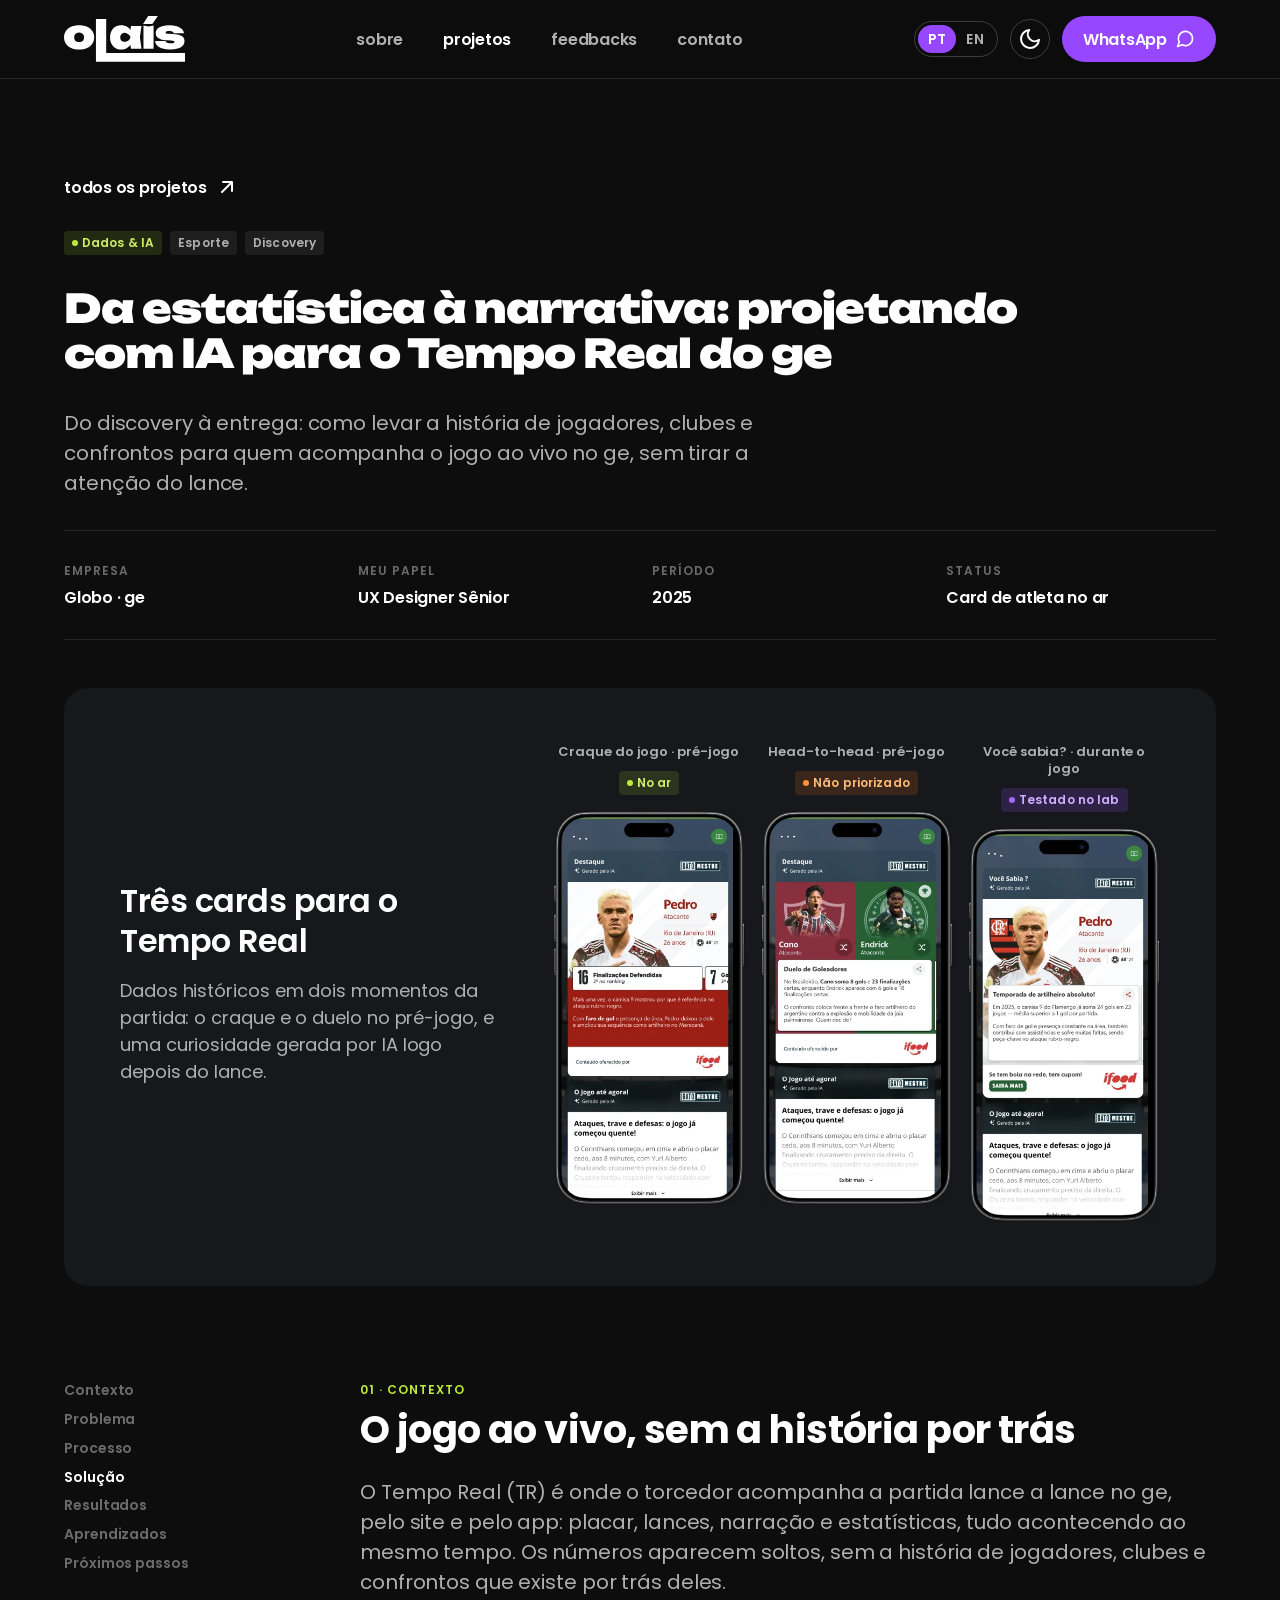
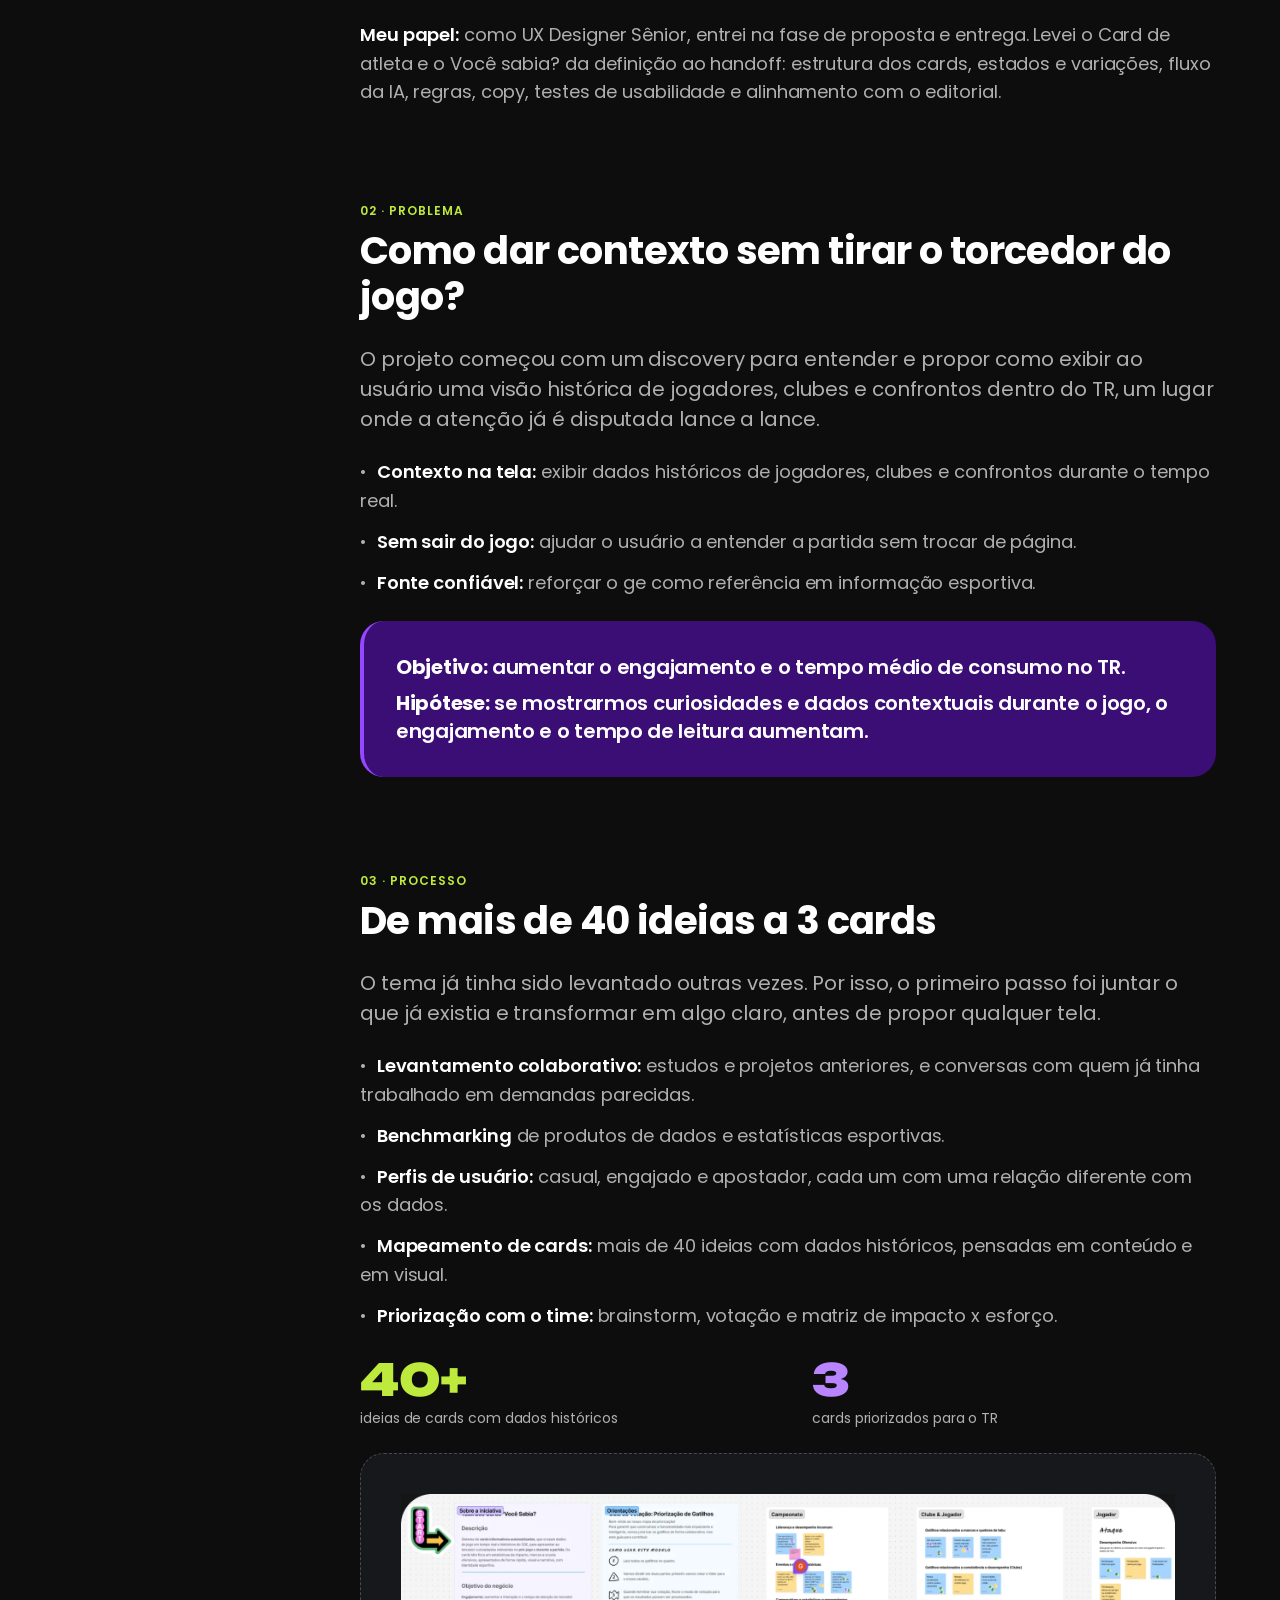
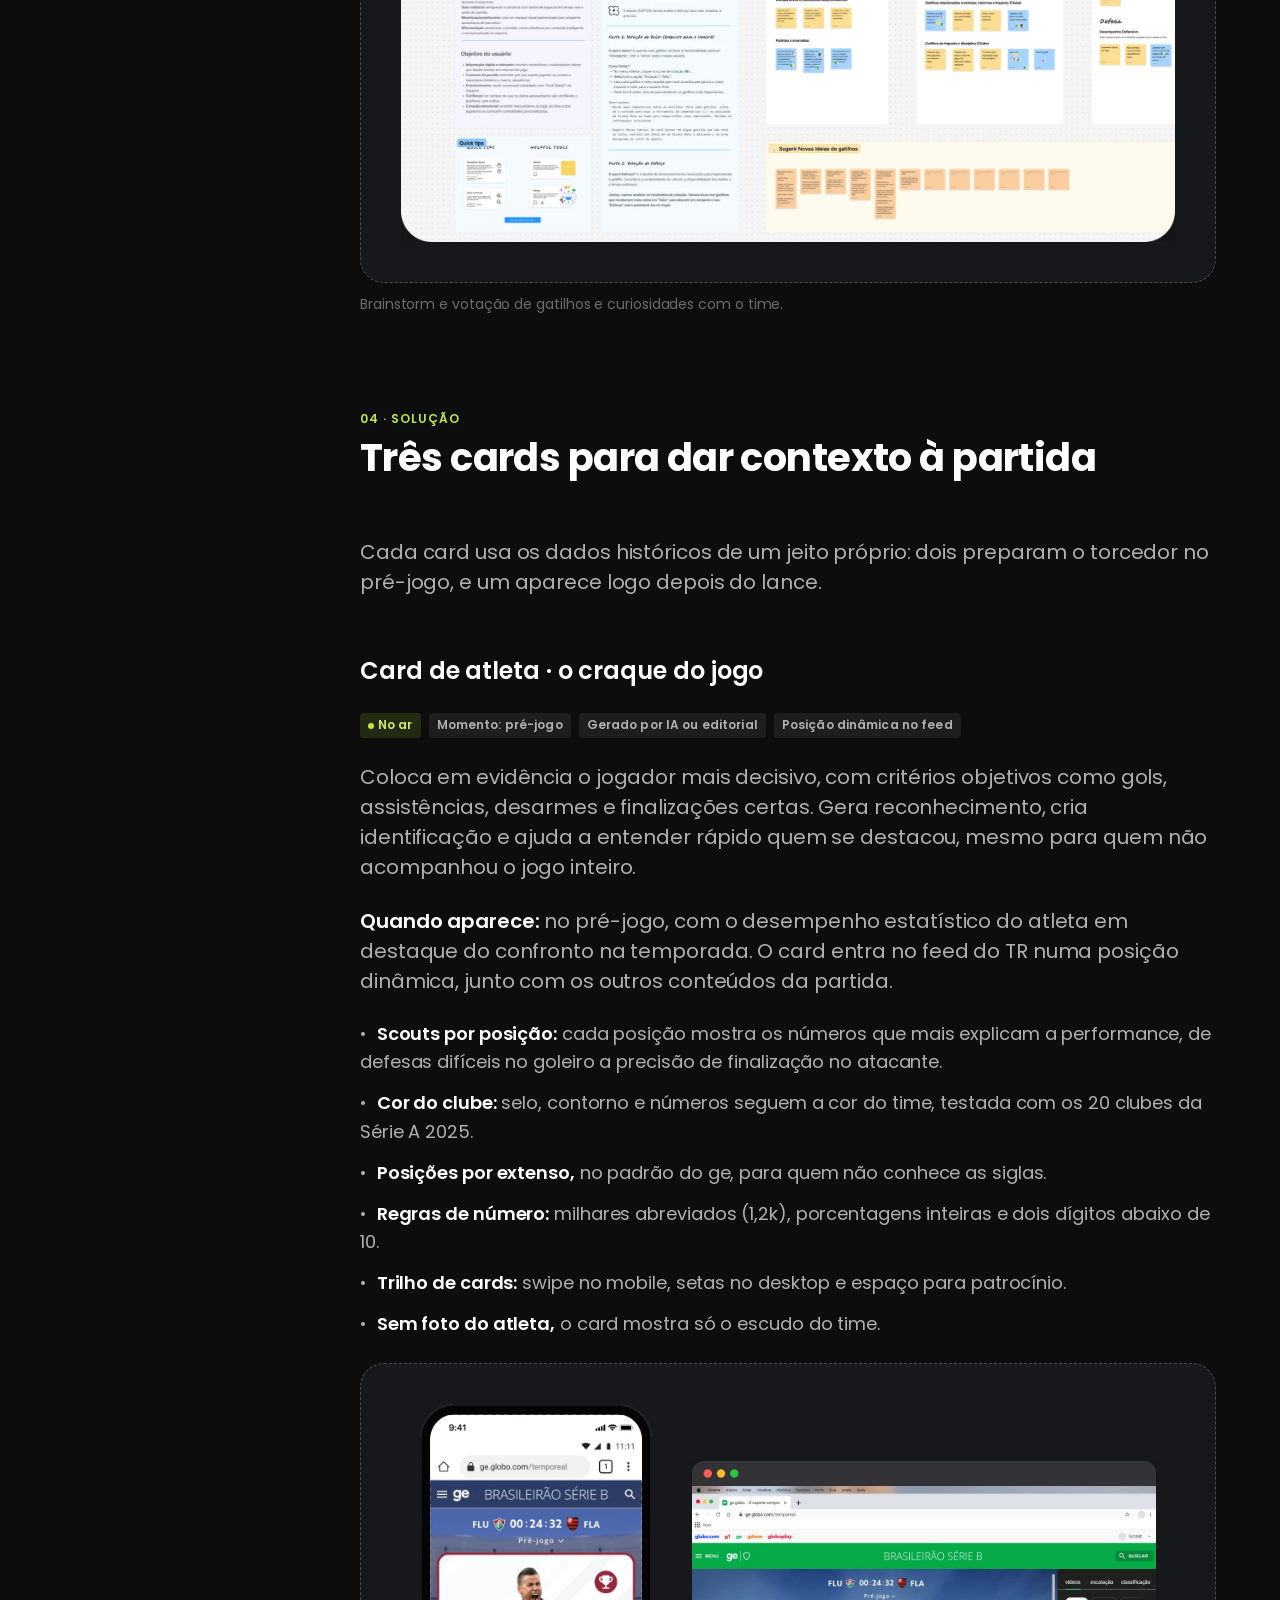
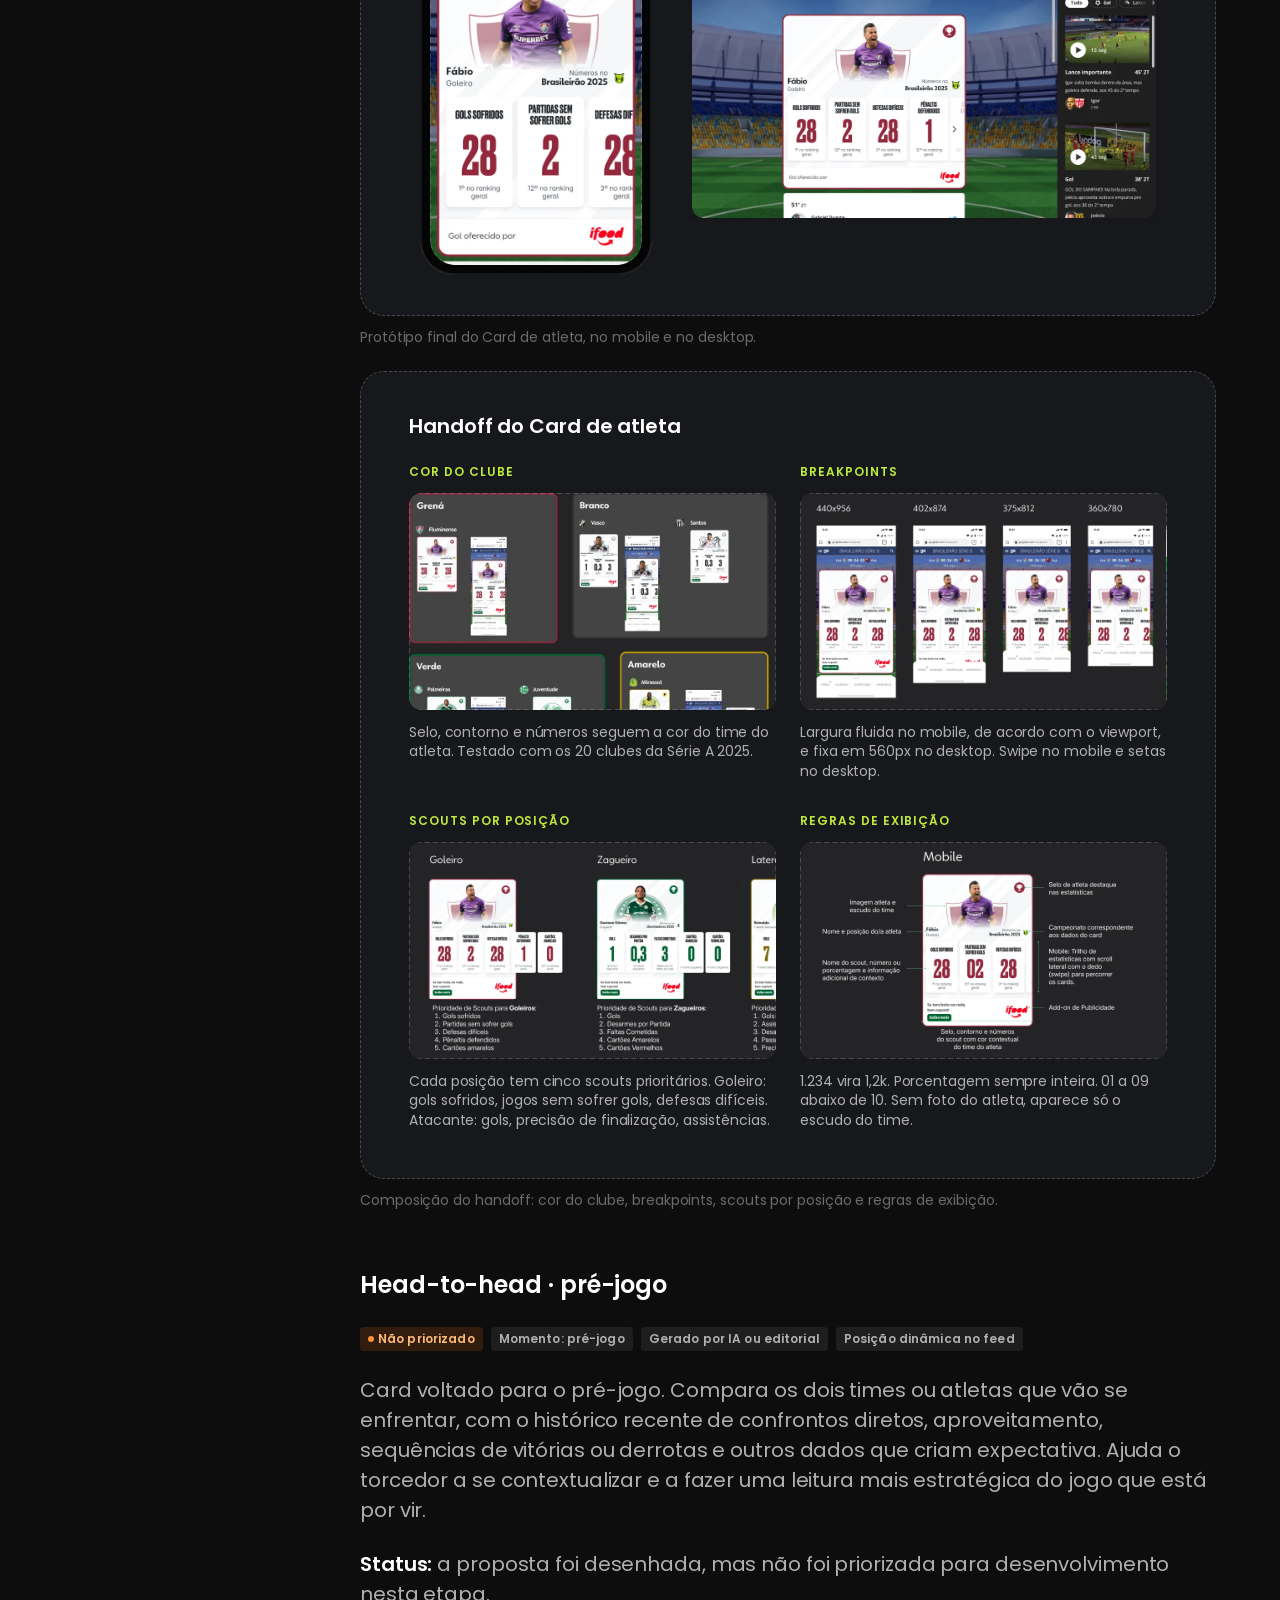
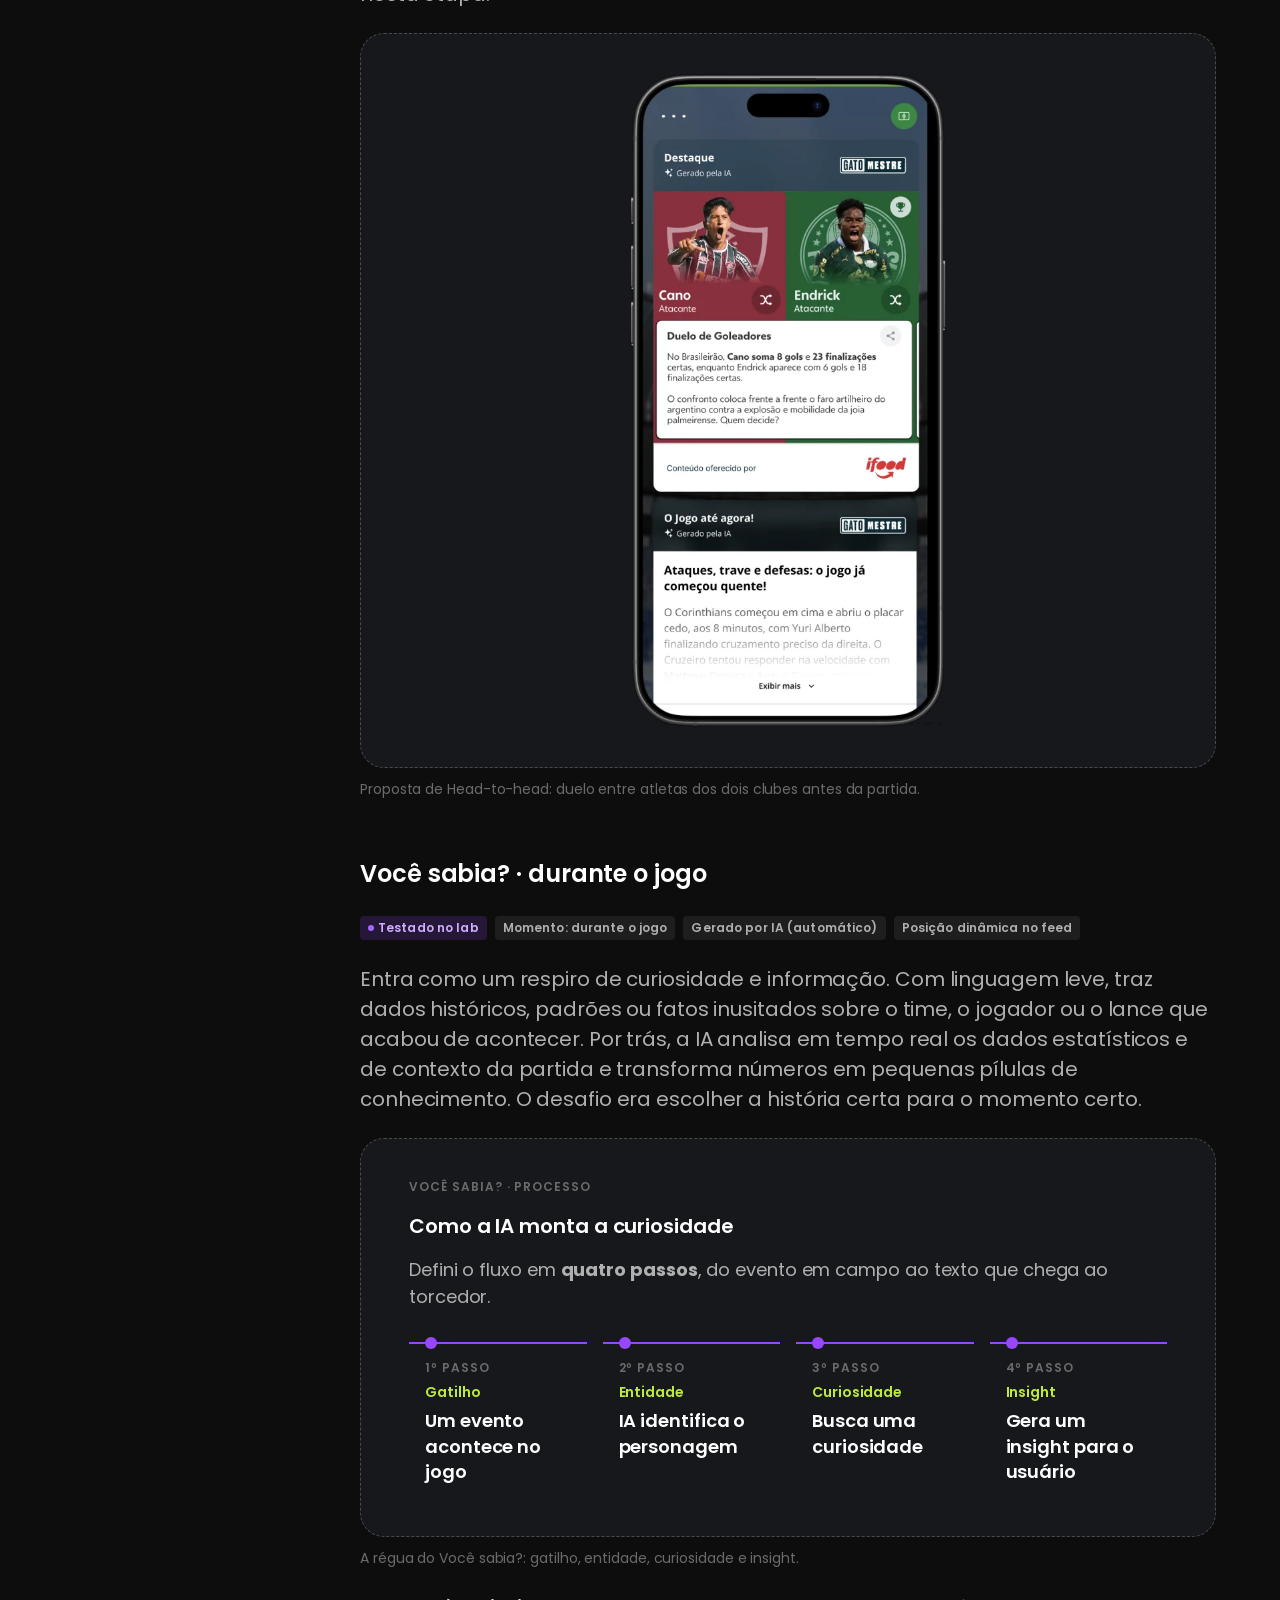
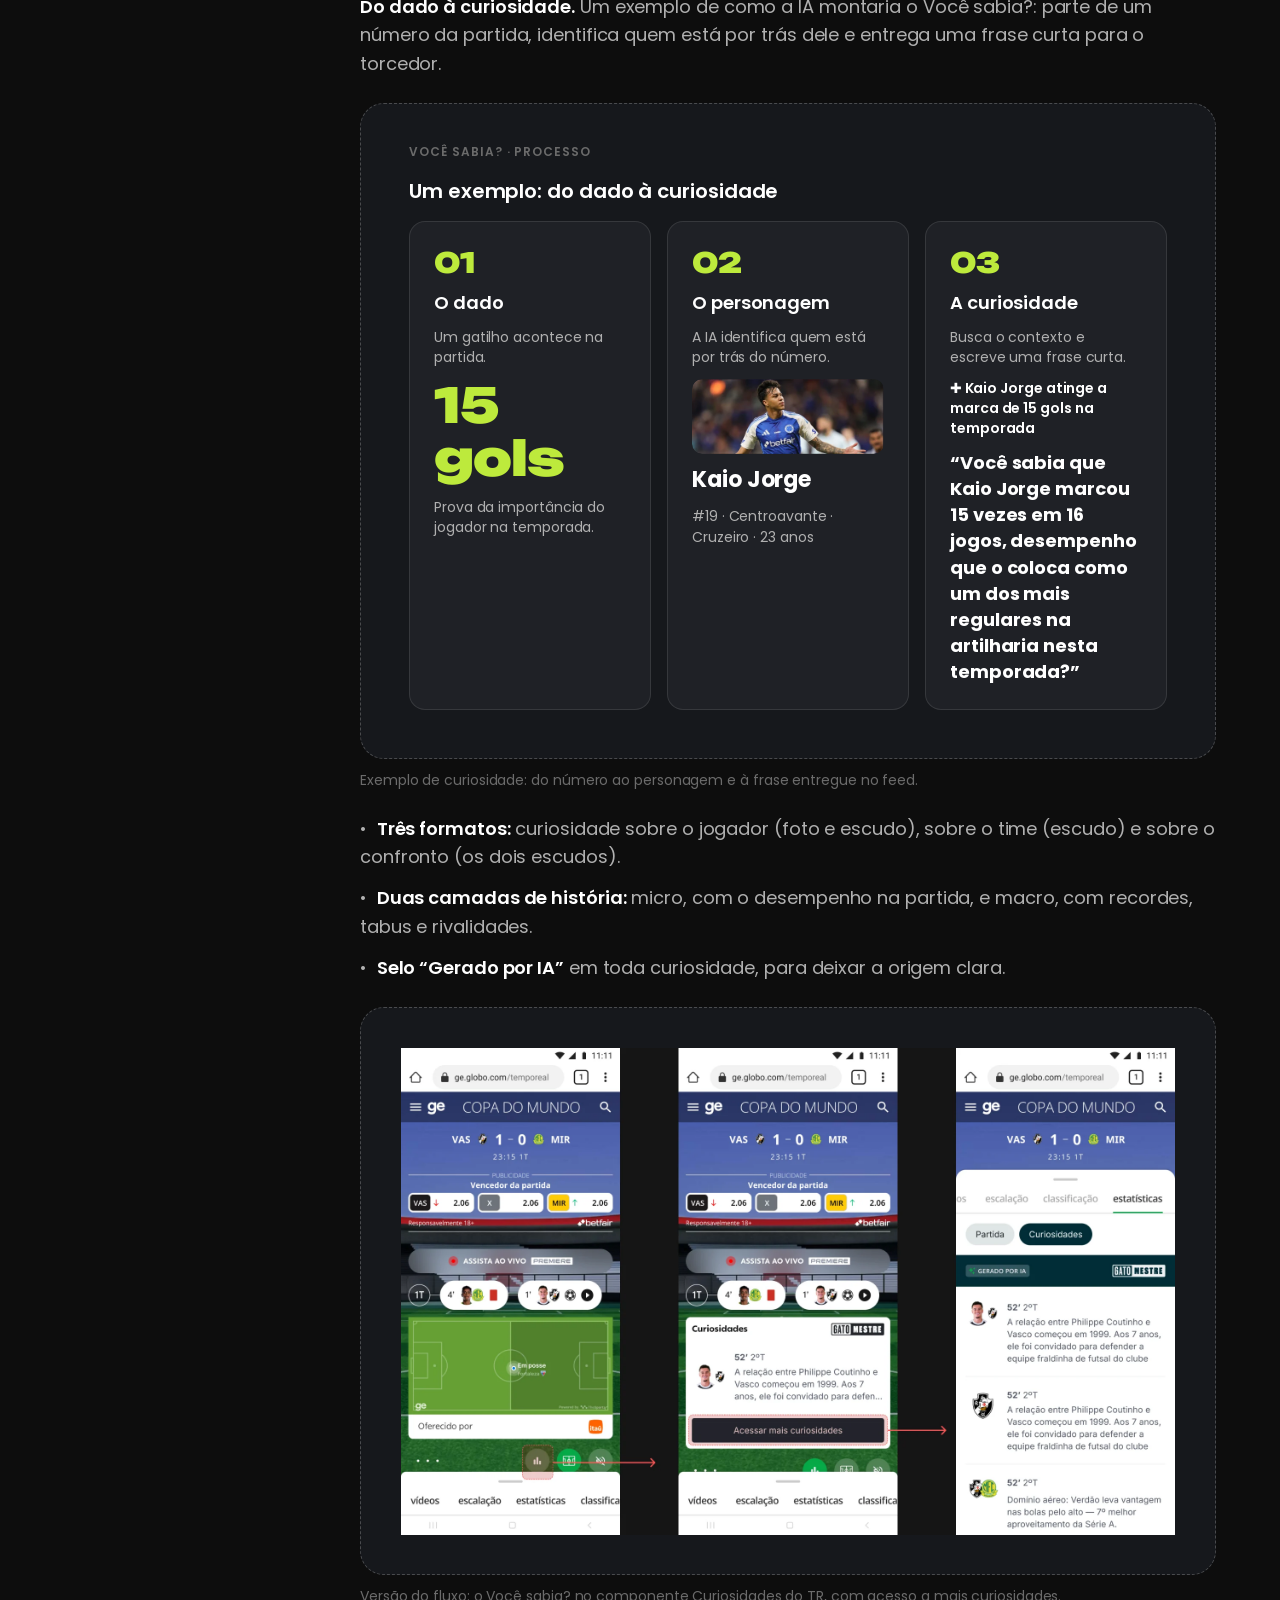
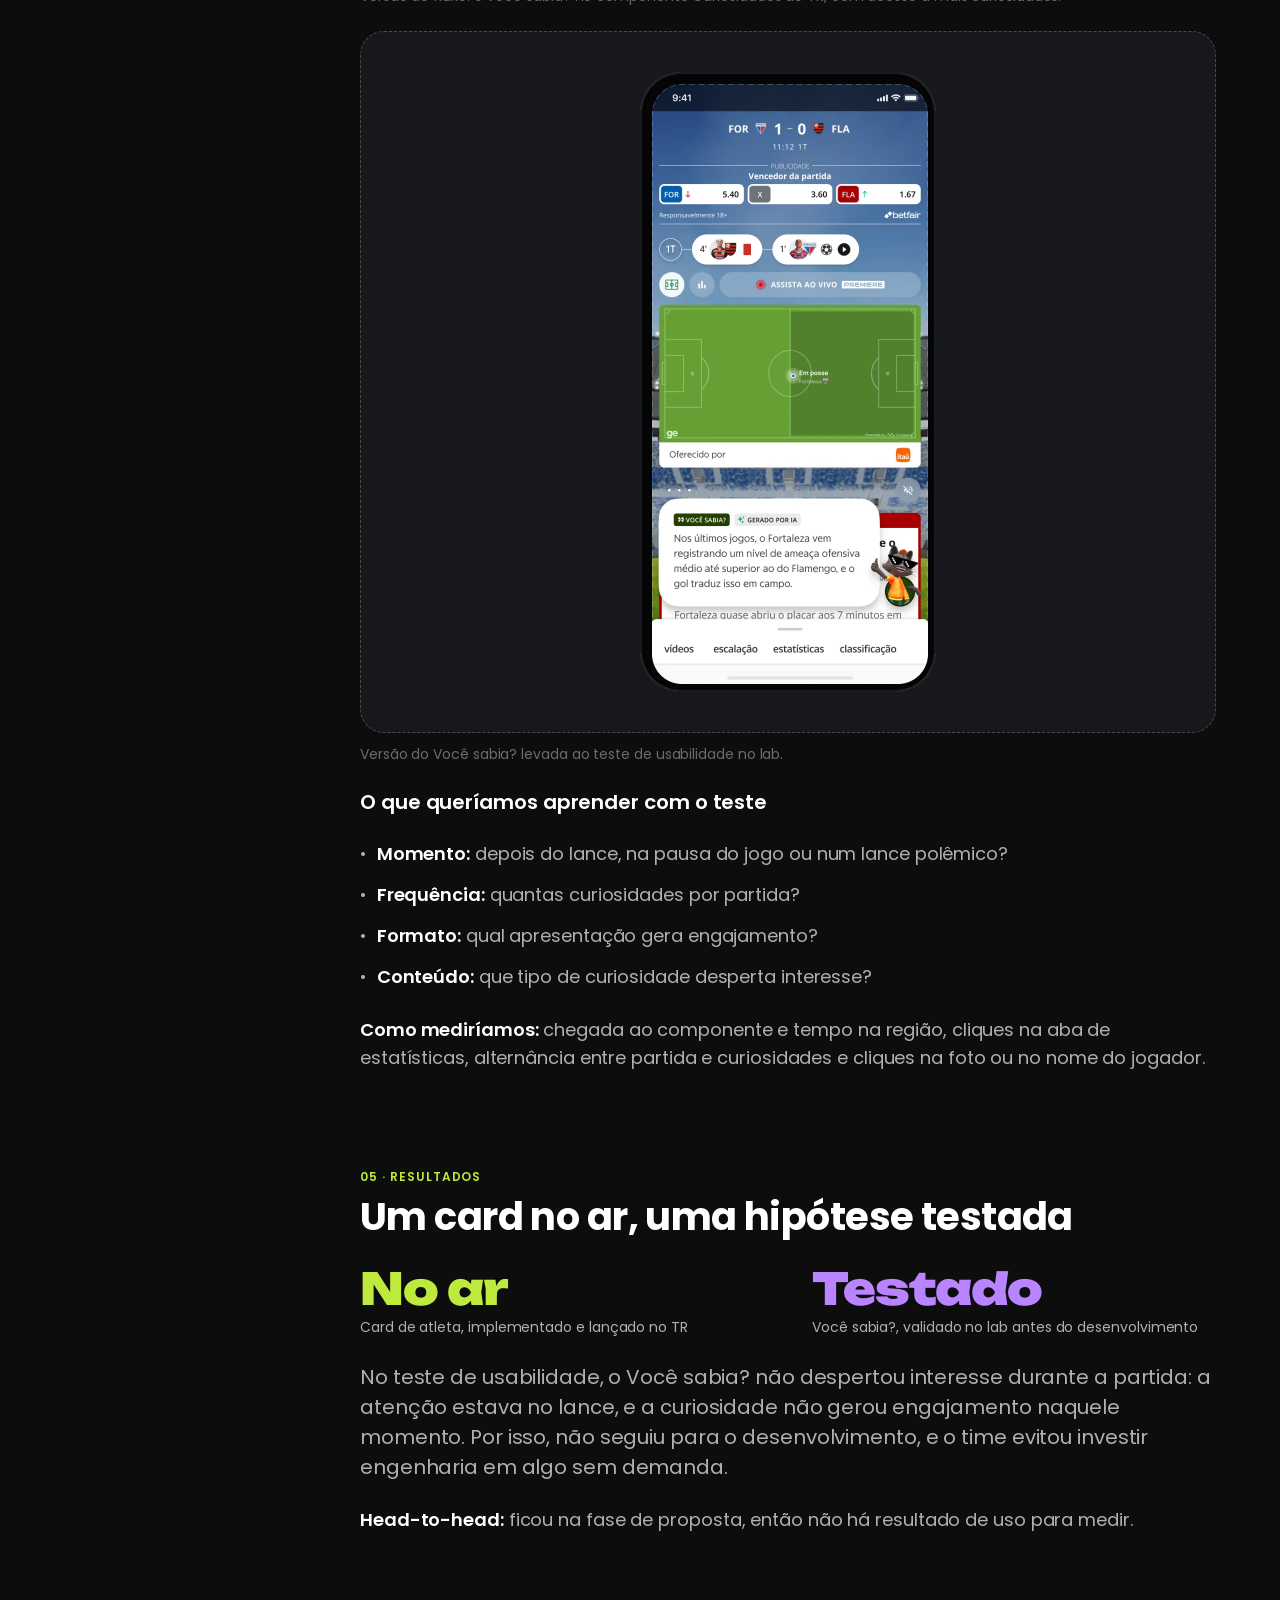
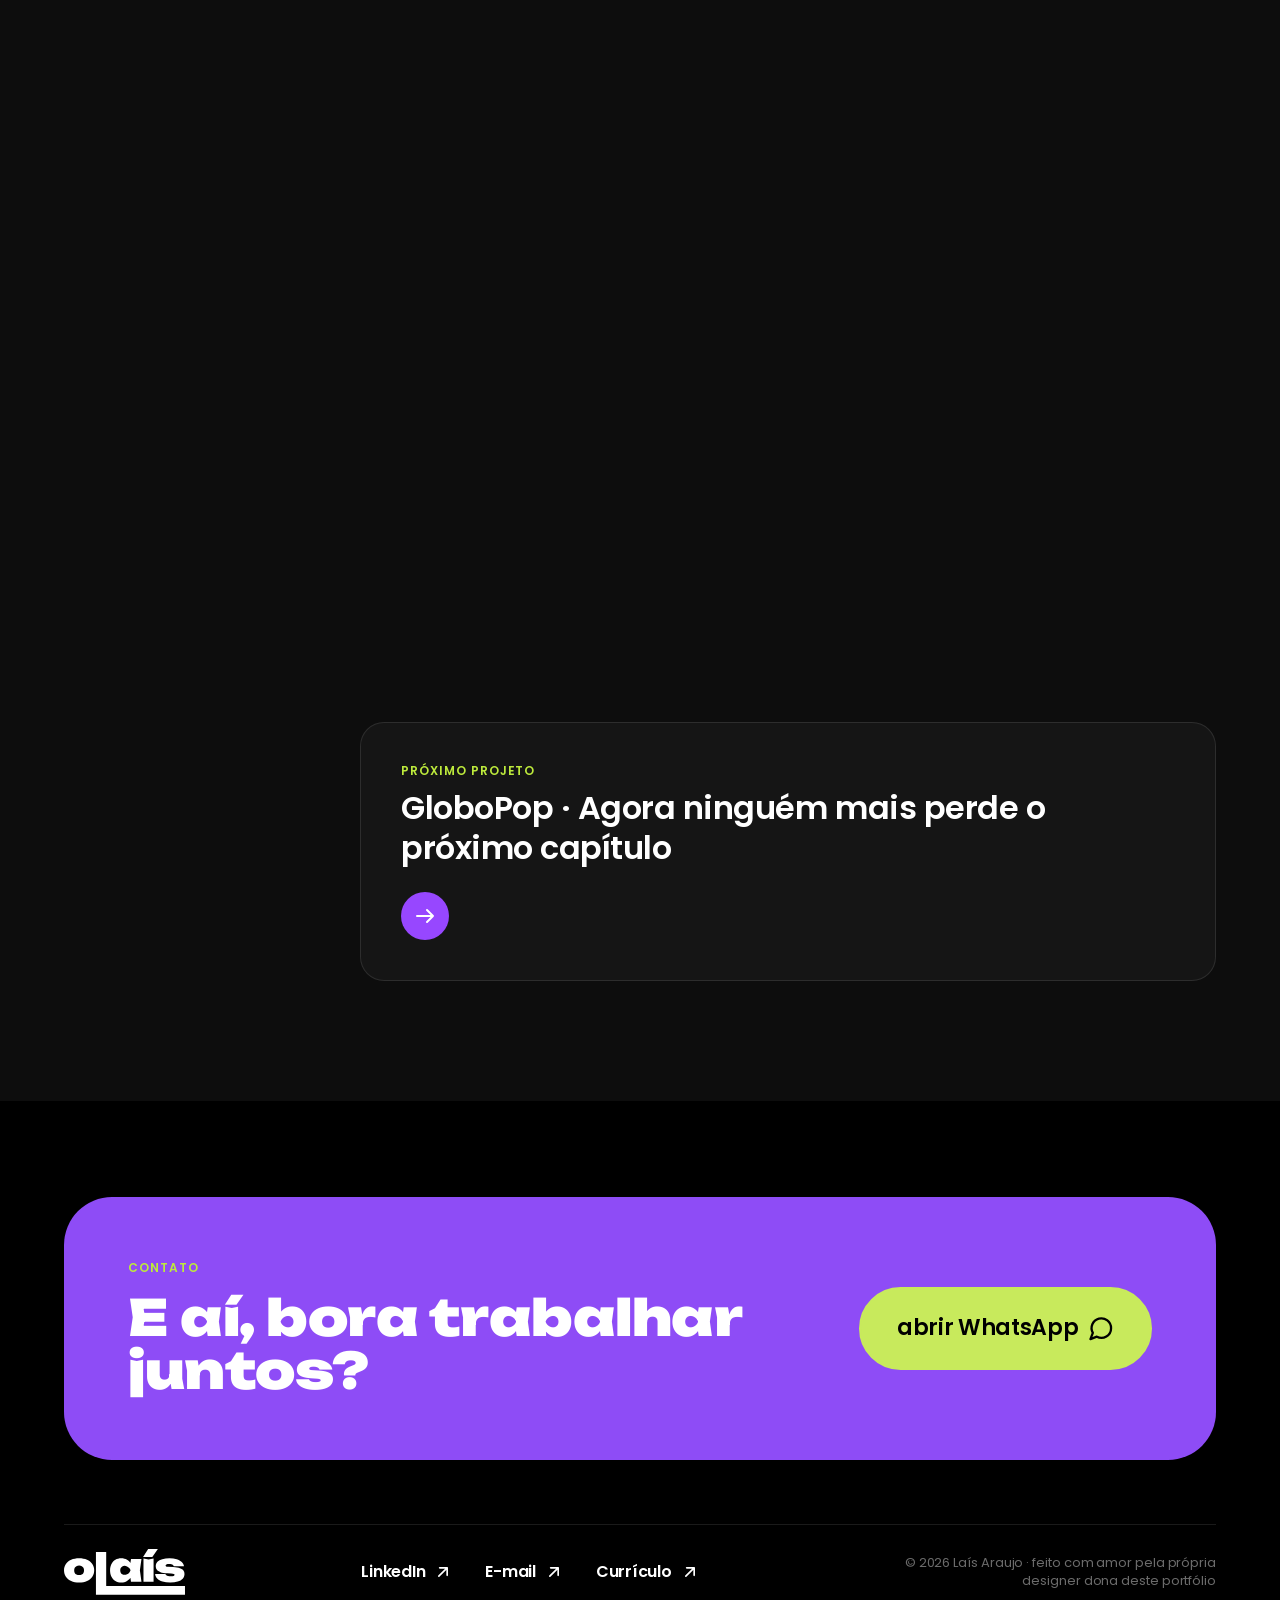
<file: projetos/ge-card-de-atleta.html>
<!doctype html>
<html lang="pt-BR" data-title-en="ge · From stats to story — Laís Araujo">
<head>
  <meta charset="utf-8">
  <meta name="viewport" content="width=device-width, initial-scale=1">
  <title>ge · Da estatística à narrativa — Laís Araujo</title>
  <meta name="description" content="Estudo de caso: como levar dados históricos de jogadores, clubes e confrontos para o Tempo Real do ge com IA, do discovery ao Card de atleta no ar.">
  <meta name="theme-color" content="#0D0D0D">
  <link rel="icon" href="../assets/favicon.svg?v=2" type="image/svg+xml">
  <link rel="icon" href="../assets/favicon-32.png?v=2" sizes="32x32" type="image/png">
  <link rel="apple-touch-icon" href="../assets/apple-touch-icon.png?v=2">
  <link rel="preconnect" href="https://fonts.googleapis.com">
  <link rel="preconnect" href="https://fonts.gstatic.com" crossorigin>
  <link href="https://fonts.googleapis.com/css2?family=Poppins:wght@400;600;700&family=Unbounded:wght@900&display=swap" rel="stylesheet">
  <link rel="stylesheet" href="../styles/tokens.css?v=73">
  <link rel="stylesheet" href="../styles/main.css?v=73">
  <link rel="stylesheet" href="../styles/motion.css?v=73">
  <link rel="stylesheet" href="../styles/case.css?v=17">
  <script>try{var t=localStorage.getItem('theme');if(t)document.documentElement.dataset.theme=t;if(localStorage.getItem('lang')==='en')document.documentElement.classList.add('lang-en')}catch(e){}</script>
</head>
<body>
  <!-- Ícones (antes em assets/icons.svg): ficam dentro da página para aparecerem também abrindo o arquivo direto -->
  <svg aria-hidden="true" style="position:absolute;width:0;height:0;overflow:hidden" xmlns="http://www.w3.org/2000/svg">
  <symbol id="arrow-up-right" viewBox="0 0 24 24"><path d="M7 17 17 7M8 7h9v9"/></symbol>
  <symbol id="arrow-right" viewBox="0 0 24 24"><path d="M4 12h16M14 6l6 6-6 6"/></symbol>
  <symbol id="arrow-down" viewBox="0 0 24 24"><path d="M12 4v16M6 14l6 6 6-6"/></symbol>
  <symbol id="mail" viewBox="0 0 24 24"><path d="M3 6h18v12H3zM3 6l9 7 9-7"/></symbol>
  <symbol id="sun" viewBox="0 0 24 24"><circle cx="12" cy="12" r="4"/><path d="M12 2v2M12 20v2M4.9 4.9l1.4 1.4M17.7 17.7l1.4 1.4M2 12h2M20 12h2M4.9 19.1l1.4-1.4M17.7 6.3l1.4-1.4"/></symbol>
  <symbol id="moon" viewBox="0 0 24 24"><path d="M21 12.8A9 9 0 1 1 11.2 3a7 7 0 0 0 9.8 9.8z"/></symbol>
  <symbol id="star" viewBox="0 0 34 34"><path d="M17 0c1.2 9.6 7.4 15.8 17 17-9.6 1.2-15.8 7.4-17 17-1.2-9.6-7.4-15.8-17-17C9.6 15.8 15.8 9.6 17 0z" stroke="none"/></symbol>
  <symbol id="chat" viewBox="0 0 24 24"><path d="M21 11.5a8.4 8.4 0 0 1-12.4 7.4L3 21l2.1-5.4A8.5 8.5 0 1 1 21 11.5z"/></symbol>
  <symbol id="file" viewBox="0 0 24 24"><path d="M14 3H7a2 2 0 0 0-2 2v14a2 2 0 0 0 2 2h10a2 2 0 0 0 2-2V8z"/><path d="M14 3v5h5M9 13h6M9 17h4"/></symbol>
  <symbol id="quote" viewBox="0 0 24 24"><path d="M10 7H6a2 2 0 0 0-2 2v3a2 2 0 0 0 2 2h3v1a3 3 0 0 1-3 3M20 7h-4a2 2 0 0 0-2 2v3a2 2 0 0 0 2 2h3v1a3 3 0 0 1-3 3"/></symbol>
  <symbol id="plus" viewBox="0 0 24 24"><path d="M12 5v14M5 12h14"/></symbol>
</svg>
  <a class="skip-link btn btn--primary" href="#conteudo">Pular para o conteúdo</a>
  <header class="site-header">
    <div class="container site-header__inner">
      <a href="../index.html" aria-label="olaís — início"><img class="logo" src="../assets/logo.svg" alt="" width="121" height="46"></a>
      <nav class="site-nav" aria-label="Principal">
        <a href="../index.html#sobre" data-i18n="nav.about">sobre</a>
        <a href="../index.html#projetos" aria-current="page" data-i18n="nav.projects">projetos</a>
        <a href="../index.html#feedbacks" data-i18n="nav.feedbacks">feedbacks</a>
        <a href="../index.html#contato" data-i18n="nav.contact">contato</a>
      </nav>
      <div class="site-header__actions">
        <div class="lang-switch" role="group" aria-label="Idioma / Language">
          <button type="button" data-lang="pt" aria-pressed="true" lang="pt-BR" aria-label="Português">PT</button>
          <button type="button" data-lang="en" aria-pressed="false" lang="en" aria-label="English">EN</button>
        </div>
        <button class="icon-btn theme-toggle" type="button" data-theme-toggle aria-label="Alternar tema">
          <svg class="icon icon-moon" aria-hidden="true"><use href="#moon"/></svg>
          <svg class="icon icon-sun" aria-hidden="true"><use href="#sun"/></svg>
        </button>
        <a class="btn btn--primary" href="https://wa.me/5511966239797" target="_blank" rel="noopener">WhatsApp <svg class="icon" aria-hidden="true"><use href="#chat"/></svg></a>
      </div>
    </div>
  </header>
  <nav class="menu-toggle" aria-label="Atalhos">
    <a href="../index.html#projetos" class="is-active"><span data-i18n="nav.projects">projetos</span> <svg class="icon" aria-hidden="true"><use href="#arrow-up-right"/></svg></a>
    <a href="../index.html#contato" data-i18n="nav.talk">fale comigo</a>
  </nav>
  <main id="conteudo">
    <div data-lang-block="pt">
      <div class="container cs">
      <header class="cs-hero">
      <a class="cs-back" href="../index.html#projetos">todos os projetos <svg class="icon" aria-hidden="true"><use href="#arrow-up-right"/></svg></a>
      <ul class="tag-list"><li class="tag tag--accent">Dados &amp; IA</li><li class="tag tag--outline">Esporte</li><li class="tag tag--outline">Discovery</li></ul>
      <h1 class="cs-title">Da estatística à narrativa: projetando com IA para o Tempo Real do ge</h1>
      <p class="cs-lead">Do discovery à entrega: como levar a história de jogadores, clubes e confrontos para quem acompanha o jogo ao vivo no ge, sem tirar a atenção do lance.</p>
      <dl class="cs-meta"><div><dt>Empresa</dt><dd>Globo · ge</dd></div><div><dt>Meu papel</dt><dd>UX Designer Sênior</dd></div><div><dt>Período</dt><dd>2025</dd></div><div><dt>Status</dt><dd>Card de atleta no ar</dd></div></dl>
      </header>
      <div class="cs-cover"><div class="cs-cover__text"><p class="cs-cover__title">Três cards para o Tempo Real</p><p class="cs-lead-m">Dados históricos em dois momentos da partida: o craque e o duelo no pré-jogo, e uma curiosidade gerada por IA logo depois do lance.</p></div><div class="cs-cover__shots"><figure class="cs-shot"><figcaption class="cs-shot__label">Craque do jogo · pré-jogo</figcaption><ul class="tag-list"><li class="tag tag--accent">No ar</li></ul><img data-cs-expand src="../images/projetos/ge/capa-craque.webp" alt="Card de atleta no feed do Tempo Real" loading="lazy"></figure><figure class="cs-shot"><figcaption class="cs-shot__label">Head-to-head · pré-jogo</figcaption><ul class="tag-list"><li class="tag tag--warning">Não priorizado</li></ul><img data-cs-expand src="../images/projetos/ge/capa-h2h.webp" alt="Card de Head-to-head no feed do Tempo Real" loading="lazy"></figure><figure class="cs-shot"><figcaption class="cs-shot__label">Você sabia? · durante o jogo</figcaption><ul class="tag-list"><li class="tag tag--brand">Testado no lab</li></ul><img data-cs-expand src="../images/projetos/ge/capa-voce-sabia.webp" alt="Card Você sabia? no feed do Tempo Real" loading="lazy"></figure></div></div>
      <div class="cs-body">
      <ul class="case-toc" aria-label="Nesta página"><li><a href="#contexto">Contexto</a></li><li><a href="#problema">Problema</a></li><li><a href="#processo">Processo</a></li><li><a href="#solucao">Solução</a></li><li><a href="#resultados">Resultados</a></li><li><a href="#aprendizados">Aprendizados</a></li><li><a href="#proximos-passos">Próximos passos</a></li></ul>
      <div class="cs-sections">
      <section class="cs-section reveal" id="contexto"><header class="cs-head"><p class="cs-kicker">01 · Contexto</p><h2 class="h2">O jogo ao vivo, sem a história por trás</h2></header><p class="cs-text">O Tempo Real (TR) é onde o torcedor acompanha a partida lance a lance no ge, pelo site e pelo app: placar, lances, narração e estatísticas, tudo acontecendo ao mesmo tempo. Os números aparecem soltos, sem a história de jogadores, clubes e confrontos que existe por trás deles.</p><p class="cs-text cs-text--m"><strong>Meu papel:</strong> como UX Designer Sênior, entrei na fase de proposta e entrega. Levei o Card de atleta e o Você sabia? da definição ao handoff: estrutura dos cards, estados e variações, fluxo da IA, regras, copy, testes de usabilidade e alinhamento com o editorial.</p></section>
      <section class="cs-section reveal" id="problema"><header class="cs-head"><p class="cs-kicker">02 · Problema</p><h2 class="h2">Como dar contexto sem tirar o torcedor do jogo?</h2></header><p class="cs-text">O projeto começou com um discovery para entender e propor como exibir ao usuário uma visão histórica de jogadores, clubes e confrontos dentro do TR, um lugar onde a atenção já é disputada lance a lance.</p><ul class="cs-list cs-text--m"><li><strong>Contexto na tela:</strong> exibir dados históricos de jogadores, clubes e confrontos durante o tempo real.</li><li><strong>Sem sair do jogo:</strong> ajudar o usuário a entender a partida sem trocar de página.</li><li><strong>Fonte confiável:</strong> reforçar o ge como referência em informação esportiva.</li></ul><div class="cs-highlight cs-highlight--duo"><p><b>Objetivo:</b> aumentar o engajamento e o tempo médio de consumo no TR.</p><p><b>Hipótese:</b> se mostrarmos curiosidades e dados contextuais durante o jogo, o engajamento e o tempo de leitura aumentam.</p></div></section>
      <section class="cs-section reveal" id="processo"><header class="cs-head"><p class="cs-kicker">03 · Processo</p><h2 class="h2">De mais de 40 ideias a 3 cards</h2></header><p class="cs-text">O tema já tinha sido levantado outras vezes. Por isso, o primeiro passo foi juntar o que já existia e transformar em algo claro, antes de propor qualquer tela.</p><ul class="cs-list cs-text--m"><li><strong>Levantamento colaborativo:</strong> estudos e projetos anteriores, e conversas com quem já tinha trabalhado em demandas parecidas.</li><li><strong>Benchmarking</strong> de produtos de dados e estatísticas esportivas.</li><li><strong>Perfis de usuário:</strong> casual, engajado e apostador, cada um com uma relação diferente com os dados.</li><li><strong>Mapeamento de cards:</strong> mais de 40 ideias com dados históricos, pensadas em conteúdo e em visual.</li><li><strong>Priorização com o time:</strong> brainstorm, votação e matriz de impacto x esforço.</li></ul><div class="cs-metrics--2"><div class="cs-metric"><p class="cs-metric__value">40+</p><p class="cs-metric__label">ideias de cards com dados históricos</p></div><div class="cs-metric"><p class="cs-metric__value cs-metric__value--brand">3</p><p class="cs-metric__label">cards priorizados para o TR</p></div></div><figure class="cs-fig"><div class="cs-fig__box"><span class="cs-fig__item" style="--w:904px"><img data-cs-expand src="../images/projetos/ge/brainstorm.webp" alt="Quadro do brainstorm com post-its de gatilhos e curiosidades" loading="lazy"></span></div><figcaption class="cs-caption">Brainstorm e votação de gatilhos e curiosidades com o time.</figcaption></figure></section>
      <section class="cs-section cs-section--xl reveal" id="solucao"><header class="cs-head"><p class="cs-kicker">04 · Solução</p><h2 class="h2">Três cards para dar contexto à partida</h2></header><p class="cs-text">Cada card usa os dados históricos de um jeito próprio: dois preparam o torcedor no pré-jogo, e um aparece logo depois do lance.</p><div class="cs-group cs-group--24"><h3 class="cs-sub">Card de atleta · o craque do jogo</h3><ul class="tag-list"><li class="tag tag--accent">No ar</li><li class="tag tag--neutral">Momento: pré-jogo</li><li class="tag tag--neutral">Gerado por IA ou editorial</li><li class="tag tag--neutral">Posição dinâmica no feed</li></ul><p class="cs-text">Coloca em evidência o jogador mais decisivo, com critérios objetivos como gols, assistências, desarmes e finalizações certas. Gera reconhecimento, cria identificação e ajuda a entender rápido quem se destacou, mesmo para quem não acompanhou o jogo inteiro.</p><p class="cs-text"><strong>Quando aparece:</strong> no pré-jogo, com o desempenho estatístico do atleta em destaque do confronto na temporada. O card entra no feed do TR numa posição dinâmica, junto com os outros conteúdos da partida.</p><ul class="cs-list cs-text--m"><li><strong>Scouts por posição:</strong> cada posição mostra os números que mais explicam a performance, de defesas difíceis no goleiro a precisão de finalização no atacante.</li><li><strong>Cor do clube:</strong> selo, contorno e números seguem a cor do time, testada com os 20 clubes da Série A 2025.</li><li><strong>Posições por extenso,</strong> no padrão do ge, para quem não conhece as siglas.</li><li><strong>Regras de número:</strong> milhares abreviados (1,2k), porcentagens inteiras e dois dígitos abaixo de 10.</li><li><strong>Trilho de cards:</strong> swipe no mobile, setas no desktop e espaço para patrocínio.</li><li><strong>Sem foto do atleta,</strong> o card mostra só o escudo do time.</li></ul><figure class="cs-fig"><div class="cs-fig__box cs-fig__box--duo"><span class="cs-fig__item" style="--w:276px"><img data-cs-expand src="../images/projetos/ge/atleta-mobile.webp" alt="Protótipo do Card de atleta no mobile" loading="lazy"></span><span class="cs-fig__item" style="--w:560px"><img data-cs-expand src="../images/projetos/ge/atleta-desktop.webp" alt="Protótipo do Card de atleta no desktop" loading="lazy"></span></div><figcaption class="cs-caption">Protótipo final do Card de atleta, no mobile e no desktop.</figcaption></figure><figure class="cs-fig"><div class="cs-fig__box cs-fig__box--stack"><p class="cs-sub cs-sub--s">Handoff do Card de atleta</p><ul class="cs-handoff"><li class="cs-handoff__item"><p class="cs-kicker">Cor do clube</p><img data-cs-expand src="../images/projetos/ge/handoff-cor-clube.webp" alt="Handoff do Card de atleta: Cor do clube" loading="lazy"><p class="cs-caption">Selo, contorno e números seguem a cor do time do atleta. Testado com os 20 clubes da Série A 2025.</p></li><li class="cs-handoff__item"><p class="cs-kicker">Breakpoints</p><img data-cs-expand src="../images/projetos/ge/handoff-breakpoints.webp" alt="Handoff do Card de atleta: Breakpoints" loading="lazy"><p class="cs-caption">Largura fluida no mobile, de acordo com o viewport, e fixa em 560px no desktop. Swipe no mobile e setas no desktop.</p></li><li class="cs-handoff__item"><p class="cs-kicker">Scouts por posição</p><img data-cs-expand src="../images/projetos/ge/handoff-scouts.webp" alt="Handoff do Card de atleta: Scouts por posição" loading="lazy"><p class="cs-caption">Cada posição tem cinco scouts prioritários. Goleiro: gols sofridos, jogos sem sofrer gols, defesas difíceis. Atacante: gols, precisão de finalização, assistências.</p></li><li class="cs-handoff__item"><p class="cs-kicker">Regras de exibição</p><img data-cs-expand src="../images/projetos/ge/handoff-regras.webp" alt="Handoff do Card de atleta: Regras de exibição" loading="lazy"><p class="cs-caption">1.234 vira 1,2k. Porcentagem sempre inteira. 01 a 09 abaixo de 10. Sem foto do atleta, aparece só o escudo do time.</p></li></ul></div><figcaption class="cs-caption">Composição do handoff: cor do clube, breakpoints, scouts por posição e regras de exibição.</figcaption></figure></div><div class="cs-group cs-group--24"><h3 class="cs-sub">Head-to-head · pré-jogo</h3><ul class="tag-list"><li class="tag tag--warning">Não priorizado</li><li class="tag tag--neutral">Momento: pré-jogo</li><li class="tag tag--neutral">Gerado por IA ou editorial</li><li class="tag tag--neutral">Posição dinâmica no feed</li></ul><p class="cs-text">Card voltado para o pré-jogo. Compara os dois times ou atletas que vão se enfrentar, com o histórico recente de confrontos diretos, aproveitamento, sequências de vitórias ou derrotas e outros dados que criam expectativa. Ajuda o torcedor a se contextualizar e a fazer uma leitura mais estratégica do jogo que está por vir.</p><p class="cs-text"><strong>Status:</strong> a proposta foi desenhada, mas não foi priorizada para desenvolvimento nesta etapa.</p><figure class="cs-fig"><div class="cs-fig__box"><span class="cs-fig__item" style="--w:316px"><img data-cs-expand src="../images/projetos/ge/head-to-head.webp" alt="Proposta do card Head-to-head no feed do TR" loading="lazy"></span></div><figcaption class="cs-caption">Proposta de Head-to-head: duelo entre atletas dos dois clubes antes da partida.</figcaption></figure></div><div class="cs-group cs-group--24"><h3 class="cs-sub">Você sabia? · durante o jogo</h3><ul class="tag-list"><li class="tag tag--brand">Testado no lab</li><li class="tag tag--neutral">Momento: durante o jogo</li><li class="tag tag--neutral">Gerado por IA (automático)</li><li class="tag tag--neutral">Posição dinâmica no feed</li></ul><p class="cs-text">Entra como um respiro de curiosidade e informação. Com linguagem leve, traz dados históricos, padrões ou fatos inusitados sobre o time, o jogador ou o lance que acabou de acontecer. Por trás, a IA analisa em tempo real os dados estatísticos e de contexto da partida e transforma números em pequenas pílulas de conhecimento. O desafio era escolher a história certa para o momento certo.</p><figure class="cs-fig"><div class="cs-fig__box cs-fig__box--stack"><p class="cs-kicker cs-kicker--muted">Você sabia? · Processo</p><p class="cs-sub cs-sub--s">Como a IA monta a curiosidade</p><p class="cs-lead-m">Defini o fluxo em <strong>quatro passos</strong>, do evento em campo ao texto que chega ao torcedor.</p><ol class="cs-flow"><li><p class="cs-flow__step">1º passo</p><p class="cs-flow__kind">Gatilho</p><p class="cs-flow__title">Um evento acontece no jogo</p></li><li><p class="cs-flow__step">2º passo</p><p class="cs-flow__kind">Entidade</p><p class="cs-flow__title">IA identifica o personagem</p></li><li><p class="cs-flow__step">3º passo</p><p class="cs-flow__kind">Curiosidade</p><p class="cs-flow__title">Busca uma curiosidade</p></li><li><p class="cs-flow__step">4º passo</p><p class="cs-flow__kind">Insight</p><p class="cs-flow__title">Gera um insight para o usuário</p></li></ol></div><figcaption class="cs-caption">A régua do Você sabia?: gatilho, entidade, curiosidade e insight.</figcaption></figure><p class="cs-text cs-text--m"><strong>Do dado à curiosidade.</strong> Um exemplo de como a IA montaria o Você sabia?: parte de um número da partida, identifica quem está por trás dele e entrega uma frase curta para o torcedor.</p><figure class="cs-fig"><div class="cs-fig__box cs-fig__box--stack"><p class="cs-kicker cs-kicker--muted">Você sabia? · Processo</p><p class="cs-sub cs-sub--s">Um exemplo: do dado à curiosidade</p><ol class="cs-example"><li class="cs-example__card"><p class="cs-example__n">01</p><p class="cs-example__title">O dado</p><p class="cs-example__desc">Um gatilho acontece na partida.</p><p class="cs-example__big">15 gols</p><p class="cs-example__desc">Prova da importância do jogador na temporada.</p></li><li class="cs-example__card"><p class="cs-example__n">02</p><p class="cs-example__title">O personagem</p><p class="cs-example__desc">A IA identifica quem está por trás do número.</p><img data-cs-expand src="../images/projetos/ge/vs-jogador.webp" alt="Kaio Jorge em campo pelo Cruzeiro" loading="lazy"><p class="cs-example__name">Kaio Jorge</p><p class="cs-example__desc">#19 · Centroavante · Cruzeiro · 23 anos</p></li><li class="cs-example__card"><p class="cs-example__n">03</p><p class="cs-example__title">A curiosidade</p><p class="cs-example__desc">Busca o contexto e escreve uma frase curta.</p><p class="cs-example__headline">✚ Kaio Jorge atinge a marca de 15 gols na temporada</p><p class="cs-example__quote">“Você sabia que Kaio Jorge marcou 15 vezes em 16 jogos, desempenho que o coloca como um dos mais regulares na artilharia nesta temporada?”</p></li></ol></div><figcaption class="cs-caption">Exemplo de curiosidade: do número ao personagem e à frase entregue no feed.</figcaption></figure><ul class="cs-list cs-text--m"><li><strong>Três formatos:</strong> curiosidade sobre o jogador (foto e escudo), sobre o time (escudo) e sobre o confronto (os dois escudos).</li><li><strong>Duas camadas de história:</strong> micro, com o desempenho na partida, e macro, com recordes, tabus e rivalidades.</li><li><strong>Selo “Gerado por IA”</strong> em toda curiosidade, para deixar a origem clara.</li></ul><figure class="cs-fig"><div class="cs-fig__box"><span class="cs-fig__item" style="--w:908px"><img data-cs-expand src="../images/projetos/ge/vs-fluxo.webp" alt="Três telas do fluxo do Você sabia? no componente Curiosidades do TR" loading="lazy"></span></div><figcaption class="cs-caption">Versão do fluxo: o Você sabia? no componente Curiosidades do TR, com acesso a mais curiosidades.</figcaption></figure><figure class="cs-fig"><div class="cs-fig__box"><span class="cs-fig__item" style="--w:296px"><img data-cs-expand src="../images/projetos/ge/vs-lab.webp" alt="Tela do Você sabia? usada no teste de usabilidade" loading="lazy"></span></div><figcaption class="cs-caption">Versão do Você sabia? levada ao teste de usabilidade no lab.</figcaption></figure><h4 class="cs-sub cs-sub--s">O que queríamos aprender com o teste</h4><ul class="cs-list cs-text--m"><li><strong>Momento:</strong> depois do lance, na pausa do jogo ou num lance polêmico?</li><li><strong>Frequência:</strong> quantas curiosidades por partida?</li><li><strong>Formato:</strong> qual apresentação gera engajamento?</li><li><strong>Conteúdo:</strong> que tipo de curiosidade desperta interesse?</li></ul><p class="cs-text cs-text--m"><strong>Como mediríamos:</strong> chegada ao componente e tempo na região, cliques na aba de estatísticas, alternância entre partida e curiosidades e cliques na foto ou no nome do jogador.</p></div></section>
      <section class="cs-section reveal" id="resultados"><header class="cs-head"><p class="cs-kicker">05 · Resultados</p><h2 class="h2">Um card no ar, uma hipótese testada</h2></header><div class="cs-metrics--2"><div class="cs-metric"><p class="cs-metric__value">No ar</p><p class="cs-metric__label">Card de atleta, implementado e lançado no TR</p></div><div class="cs-metric"><p class="cs-metric__value cs-metric__value--brand">Testado</p><p class="cs-metric__label">Você sabia?, validado no lab antes do desenvolvimento</p></div></div><p class="cs-text">No teste de usabilidade, o Você sabia? não despertou interesse durante a partida: a atenção estava no lance, e a curiosidade não gerou engajamento naquele momento. Por isso, não seguiu para o desenvolvimento, e o time evitou investir engenharia em algo sem demanda.</p><p class="cs-text cs-text--m"><strong>Head-to-head:</strong> ficou na fase de proposta, então não há resultado de uso para medir.</p></section>
      <section class="cs-section reveal" id="aprendizados"><header class="cs-head"><p class="cs-kicker">06 · Aprendizados</p><h2 class="h2">O que levo deste projeto</h2></header><ul class="cs-list cs-list--loose cs-text--m"><li><strong>O momento importa tanto quanto o conteúdo.</strong> Uma informação interessante perde valor se aparece no meio do lance.</li><li><strong>Testar antes de construir.</strong> O lab respondeu cedo à pergunta mais cara do projeto.</li><li><strong>Regras deixam o card escalável.</strong> Scouts por posição, cores dos clubes e formatos de curiosidade fazem o mesmo componente servir para qualquer jogo.</li></ul></section>
      <section class="cs-section reveal" id="proximos-passos"><header class="cs-head"><p class="cs-kicker">07 · Próximos passos</p><h2 class="h2">Próximos passos</h2></header><ol class="cs-cols cs-cols--steps cs-cols--2"><li><p class="cs-cols__n cs-cols__n--s">01</p><p class="cs-cols__title">Novos momentos para o Você sabia?</p><p class="cs-cols__text">Levar a curiosidade para o pré-jogo e o pós-jogo, quando a atenção do torcedor não está no lance.</p></li><li><p class="cs-cols__n cs-cols__n--s">02</p><p class="cs-cols__title">Fora do feed do TR</p><p class="cs-cols__text">Testar o Você sabia? em outras áreas da jornada do ge, fora do feed do Tempo Real.</p></li></ol></section>
      <a class="next-case" href="globopop-novelinhas.html"><div><p class="overline">Próximo projeto</p><p class="h3">GloboPop · Agora ninguém mais perde o próximo capítulo</p></div><span class="icon-btn icon-btn--brand" aria-hidden="true"><svg class="icon"><use href="#arrow-right"/></svg></span></a>
      </div></div></div>
    </div>

    <div data-lang-block="en" lang="en" hidden>
      <div class="container cs">
      <header class="cs-hero">
      <a class="cs-back" href="../index.html#projetos">all projects <svg class="icon" aria-hidden="true"><use href="#arrow-up-right"/></svg></a>
      <ul class="tag-list"><li class="tag tag--accent">Data &amp; AI</li><li class="tag tag--outline">Sports</li><li class="tag tag--outline">Discovery</li></ul>
      <h1 class="cs-title">From stats to story: designing with AI for ge’s live coverage</h1>
      <p class="cs-lead">From discovery to delivery: how to bring the story of players, clubs and matchups to people following the match live on ge, without taking their attention off the play.</p>
      <dl class="cs-meta"><div><dt>Company</dt><dd>Globo · ge</dd></div><div><dt>My role</dt><dd>Senior UX Designer</dd></div><div><dt>Period</dt><dd>2025</dd></div><div><dt>Status</dt><dd>Athlete card live</dd></div></dl>
      </header>
      <div class="cs-cover"><div class="cs-cover__text"><p class="cs-cover__title">Three cards for Live coverage</p><p class="cs-lead-m">Historical data at two moments of the match: the standout player and the matchup before kickoff, and an AI-generated fact right after a play.</p></div><div class="cs-cover__shots"><figure class="cs-shot"><figcaption class="cs-shot__label">Player of the match · pre-match</figcaption><ul class="tag-list"><li class="tag tag--accent">Live</li></ul><img data-cs-expand src="../images/projetos/ge/capa-craque.webp" alt="Athlete card in the Live feed" loading="lazy"></figure><figure class="cs-shot"><figcaption class="cs-shot__label">Head-to-head · pre-match</figcaption><ul class="tag-list"><li class="tag tag--warning">Not prioritized</li></ul><img data-cs-expand src="../images/projetos/ge/capa-h2h.webp" alt="Head-to-head card in the Live feed" loading="lazy"></figure><figure class="cs-shot"><figcaption class="cs-shot__label">Did you know? · during the match</figcaption><ul class="tag-list"><li class="tag tag--brand">Lab-tested</li></ul><img data-cs-expand src="../images/projetos/ge/capa-voce-sabia.webp" alt="Did you know? card in the Live feed" loading="lazy"></figure></div></div>
      <div class="cs-body">
      <ul class="case-toc" aria-label="On this page"><li><a href="#contexto-en">Context</a></li><li><a href="#problema-en">Problem</a></li><li><a href="#processo-en">Process</a></li><li><a href="#solucao-en">Solution</a></li><li><a href="#resultados-en">Results</a></li><li><a href="#aprendizados-en">Learnings</a></li><li><a href="#proximos-passos-en">Next steps</a></li></ul>
      <div class="cs-sections">
      <section class="cs-section reveal" id="contexto-en"><header class="cs-head"><p class="cs-kicker">01 · Context</p><h2 class="h2">The live match, without the story behind it</h2></header><p class="cs-text">Tempo Real (TR, the live coverage) is where fans follow a match play by play on ge, on the website and in the app: score, plays, commentary and stats, all happening at once. The numbers show up on their own, without the story of the players, clubs and matchups behind them.</p><p class="cs-text cs-text--m"><strong>My role:</strong> as a Senior UX Designer, I joined at the proposal and delivery stage. I took the Athlete card and Did you know? from definition to handoff: card structure, states and variations, the AI flow, rules, copy, usability tests and alignment with the editorial team.</p></section>
      <section class="cs-section reveal" id="problema-en"><header class="cs-head"><p class="cs-kicker">02 · Problem</p><h2 class="h2">How do you add context without pulling fans out of the match?</h2></header><p class="cs-text">The project started with a discovery phase to understand and propose how to show users a historical view of players, clubs and matchups inside TR, a place where attention is already fought over play by play.</p><ul class="cs-list cs-text--m"><li><strong>Context on screen:</strong> show historical data on players, clubs and matchups during the live coverage.</li><li><strong>Without leaving the match:</strong> help users understand the game without switching pages.</li><li><strong>Trusted source:</strong> reinforce ge as the reference for sports information.</li></ul><div class="cs-highlight cs-highlight--duo"><p><b>Goal:</b> increase engagement and average time spent in TR.</p><p><b>Hypothesis:</b> if we show fun facts and contextual data during the match, engagement and reading time go up.</p></div></section>
      <section class="cs-section reveal" id="processo-en"><header class="cs-head"><p class="cs-kicker">03 · Process</p><h2 class="h2">From more than 40 ideas to 3 cards</h2></header><p class="cs-text">The topic had come up before. So the first step was to gather what already existed and turn it into something clear, before proposing any screen.</p><ul class="cs-list cs-text--m"><li><strong>Collaborative review:</strong> earlier studies and projects, plus conversations with people who had worked on similar requests.</li><li><strong>Benchmarking</strong> of sports data and stats products.</li><li><strong>User profiles:</strong> casual, engaged and bettor, each with a different relationship with data.</li><li><strong>Card mapping:</strong> more than 40 ideas using historical data, thought through in content and visuals.</li><li><strong>Prioritization with the team:</strong> brainstorm, voting and an impact x effort matrix.</li></ul><div class="cs-metrics--2"><div class="cs-metric"><p class="cs-metric__value">40+</p><p class="cs-metric__label">card ideas using historical data</p></div><div class="cs-metric"><p class="cs-metric__value cs-metric__value--brand">3</p><p class="cs-metric__label">cards prioritized for TR</p></div></div><figure class="cs-fig"><div class="cs-fig__box"><span class="cs-fig__item" style="--w:904px"><img data-cs-expand src="../images/projetos/ge/brainstorm.webp" alt="Brainstorm board with sticky notes of triggers and fun facts" loading="lazy"></span></div><figcaption class="cs-caption">Brainstorm and voting on triggers and fun facts with the team.</figcaption></figure></section>
      <section class="cs-section cs-section--xl reveal" id="solucao-en"><header class="cs-head"><p class="cs-kicker">04 · Solution</p><h2 class="h2">Three cards to add context to the match</h2></header><p class="cs-text">Each card uses historical data in its own way: two get fans ready before kickoff, and one shows up right after a play.</p><div class="cs-group cs-group--24"><h3 class="cs-sub">Athlete card · the player of the match</h3><ul class="tag-list"><li class="tag tag--accent">Live</li><li class="tag tag--neutral">When: pre-match</li><li class="tag tag--neutral">AI or editorial</li><li class="tag tag--neutral">Dynamic position in the feed</li></ul><p class="cs-text">It highlights the most decisive player, using objective criteria such as goals, assists, tackles and shots on target. It creates recognition and connection, and helps fans quickly see who stood out, even if they did not watch the whole match.</p><p class="cs-text"><strong>When it shows up:</strong> before kickoff, with the season stats of the standout player in the matchup. The card enters the TR feed in a dynamic position, alongside the other match content.</p><ul class="cs-list cs-text--m"><li><strong>Stats by position:</strong> each position shows the numbers that best explain performance, from difficult saves for goalkeepers to shot accuracy for forwards.</li><li><strong>Club color:</strong> badge, outline and numbers follow the team color, tested with the 20 clubs of the 2025 Série A.</li><li><strong>Positions spelled out,</strong> following ge’s standard, for people who do not know the abbreviations.</li><li><strong>Number rules:</strong> thousands abbreviated (1.2k), whole percentages and two digits below 10.</li><li><strong>Card rail:</strong> swipe on mobile, arrows on desktop and room for sponsorship.</li><li><strong>Without a player photo,</strong> the card shows only the team crest.</li></ul><figure class="cs-fig"><div class="cs-fig__box cs-fig__box--duo"><span class="cs-fig__item" style="--w:276px"><img data-cs-expand src="../images/projetos/ge/atleta-mobile.webp" alt="Athlete card prototype on mobile" loading="lazy"></span><span class="cs-fig__item" style="--w:560px"><img data-cs-expand src="../images/projetos/ge/atleta-desktop.webp" alt="Athlete card prototype on desktop" loading="lazy"></span></div><figcaption class="cs-caption">Final Athlete card prototype, on mobile and desktop.</figcaption></figure><figure class="cs-fig"><div class="cs-fig__box cs-fig__box--stack"><p class="cs-sub cs-sub--s">Athlete card handoff</p><ul class="cs-handoff"><li class="cs-handoff__item"><p class="cs-kicker">Club color</p><img data-cs-expand src="../images/projetos/ge/handoff-cor-clube.webp" alt="Athlete card handoff: Club color" loading="lazy"><p class="cs-caption">Badge, outline and numbers follow the color of the player’s team. Tested with the 20 clubs of the 2025 Série A.</p></li><li class="cs-handoff__item"><p class="cs-kicker">Breakpoints</p><img data-cs-expand src="../images/projetos/ge/handoff-breakpoints.webp" alt="Athlete card handoff: Breakpoints" loading="lazy"><p class="cs-caption">Fluid width on mobile, following the viewport, and fixed at 560px on desktop. Swipe on mobile and arrows on desktop.</p></li><li class="cs-handoff__item"><p class="cs-kicker">Stats by position</p><img data-cs-expand src="../images/projetos/ge/handoff-scouts.webp" alt="Athlete card handoff: Stats by position" loading="lazy"><p class="cs-caption">Each position has five priority stats. Goalkeeper: goals conceded, clean sheets, difficult saves. Forward: goals, shot accuracy, assists.</p></li><li class="cs-handoff__item"><p class="cs-kicker">Display rules</p><img data-cs-expand src="../images/projetos/ge/handoff-regras.webp" alt="Athlete card handoff: Display rules" loading="lazy"><p class="cs-caption">1,234 becomes 1.2k. Percentages are always whole numbers. 01 to 09 below 10. Without a player photo, only the team crest shows.</p></li></ul></div><figcaption class="cs-caption">Handoff overview: club color, breakpoints, stats by position and display rules.</figcaption></figure></div><div class="cs-group cs-group--24"><h3 class="cs-sub">Head-to-head · pre-match</h3><ul class="tag-list"><li class="tag tag--warning">Not prioritized</li><li class="tag tag--neutral">When: pre-match</li><li class="tag tag--neutral">AI or editorial</li><li class="tag tag--neutral">Dynamic position in the feed</li></ul><p class="cs-text">A pre-match card. It compares the two teams or players about to face each other, with recent head-to-head history, win rate, winning or losing streaks and other data that builds anticipation. It helps fans get context and read the upcoming match more strategically.</p><p class="cs-text"><strong>Status:</strong> the proposal was designed, but it was not prioritized for development at this stage.</p><figure class="cs-fig"><div class="cs-fig__box"><span class="cs-fig__item" style="--w:316px"><img data-cs-expand src="../images/projetos/ge/head-to-head.webp" alt="Head-to-head card proposal in the TR feed" loading="lazy"></span></div><figcaption class="cs-caption">Head-to-head proposal: a duel between players from both clubs before the match.</figcaption></figure></div><div class="cs-group cs-group--24"><h3 class="cs-sub">Did you know? · during the match</h3><ul class="tag-list"><li class="tag tag--brand">Lab-tested</li><li class="tag tag--neutral">When: during the match</li><li class="tag tag--neutral">AI-generated (automatic)</li><li class="tag tag--neutral">Dynamic position in the feed</li></ul><p class="cs-text">It works as a breather of curiosity and information. In a light tone, it brings historical data, patterns or unusual facts about the team, the player or the play that just happened. Behind it, AI analyzes the match’s stats and context in real time and turns numbers into small bites of knowledge. The challenge was picking the right story for the right moment.</p><figure class="cs-fig"><div class="cs-fig__box cs-fig__box--stack"><p class="cs-kicker cs-kicker--muted">Did you know? · Process</p><p class="cs-sub cs-sub--s">How the AI builds the fun fact</p><p class="cs-lead-m">I defined the flow in <strong>four steps</strong>, from the event on the pitch to the text that reaches the fan.</p><ol class="cs-flow"><li><p class="cs-flow__step">Step 1</p><p class="cs-flow__kind">Trigger</p><p class="cs-flow__title">Something happens in the match</p></li><li><p class="cs-flow__step">Step 2</p><p class="cs-flow__kind">Entity</p><p class="cs-flow__title">AI identifies who is involved</p></li><li><p class="cs-flow__step">Step 3</p><p class="cs-flow__kind">Fun fact</p><p class="cs-flow__title">Looks up a fun fact</p></li><li><p class="cs-flow__step">Step 4</p><p class="cs-flow__kind">Insight</p><p class="cs-flow__title">Creates an insight for the user</p></li></ol></div><figcaption class="cs-caption">The Did you know? sequence: trigger, entity, fun fact and insight.</figcaption></figure><p class="cs-text cs-text--m"><strong>From data to fun fact.</strong> An example of how the AI would build a Did you know?: it starts from a match number, identifies who is behind it and delivers a short sentence to the fan.</p><figure class="cs-fig"><div class="cs-fig__box cs-fig__box--stack"><p class="cs-kicker cs-kicker--muted">Did you know? · Process</p><p class="cs-sub cs-sub--s">An example: from data to fun fact</p><ol class="cs-example"><li class="cs-example__card"><p class="cs-example__n">01</p><p class="cs-example__title">The data</p><p class="cs-example__desc">A trigger happens in the match.</p><p class="cs-example__big">15 goals</p><p class="cs-example__desc">Proof of the player’s importance this season.</p></li><li class="cs-example__card"><p class="cs-example__n">02</p><p class="cs-example__title">The person</p><p class="cs-example__desc">The AI identifies who is behind the number.</p><img data-cs-expand src="../images/projetos/ge/vs-jogador.webp" alt="Kaio Jorge on the pitch for Cruzeiro" loading="lazy"><p class="cs-example__name">Kaio Jorge</p><p class="cs-example__desc">#19 · Striker · Cruzeiro · 23 years old</p></li><li class="cs-example__card"><p class="cs-example__n">03</p><p class="cs-example__title">The fun fact</p><p class="cs-example__desc">Finds the context and writes a short sentence.</p><p class="cs-example__headline">✚ Kaio Jorge reaches 15 goals this season</p><p class="cs-example__quote">“Did you know Kaio Jorge has scored 15 times in 16 games, a record that makes him one of the most consistent scorers this season?”</p></li></ol></div><figcaption class="cs-caption">Fun fact example: from the number to the person and the sentence delivered in the feed.</figcaption></figure><ul class="cs-list cs-text--m"><li><strong>Three formats:</strong> a fun fact about the player (photo and crest), the team (crest) or the matchup (both crests).</li><li><strong>Two story layers:</strong> micro, with performance in the match, and macro, with records, long streaks and rivalries.</li><li><strong>“AI-generated” label</strong> on every fun fact, to make the source clear.</li></ul><figure class="cs-fig"><div class="cs-fig__box"><span class="cs-fig__item" style="--w:908px"><img data-cs-expand src="../images/projetos/ge/vs-fluxo.webp" alt="Three screens of the Did you know? flow in the TR Fun facts component" loading="lazy"></span></div><figcaption class="cs-caption">Flow version: Did you know? in the TR Fun facts component, with access to more fun facts.</figcaption></figure><figure class="cs-fig"><div class="cs-fig__box"><span class="cs-fig__item" style="--w:296px"><img data-cs-expand src="../images/projetos/ge/vs-lab.webp" alt="Did you know? screen used in the usability test" loading="lazy"></span></div><figcaption class="cs-caption">Version of Did you know? taken to the usability lab test.</figcaption></figure><h4 class="cs-sub cs-sub--s">What we wanted to learn from the test</h4><ul class="cs-list cs-text--m"><li><strong>Timing:</strong> after a play, during a break or after a controversial play?</li><li><strong>Frequency:</strong> how many fun facts per match?</li><li><strong>Format:</strong> which presentation drives engagement?</li><li><strong>Content:</strong> what kind of fun fact sparks interest?</li></ul><p class="cs-text cs-text--m"><strong>How we would measure it:</strong> reaching the component and time spent there, clicks on the stats tab, switching between the match and the fun facts, and clicks on the player’s photo or name.</p></div></section>
      <section class="cs-section reveal" id="resultados-en"><header class="cs-head"><p class="cs-kicker">05 · Results</p><h2 class="h2">One card live, one hypothesis tested</h2></header><div class="cs-metrics--2"><div class="cs-metric"><p class="cs-metric__value">Live</p><p class="cs-metric__label">Athlete card, built and launched in TR</p></div><div class="cs-metric"><p class="cs-metric__value cs-metric__value--brand">Tested</p><p class="cs-metric__label">Did you know?, validated in the lab before development</p></div></div><p class="cs-text">In the usability test, Did you know? did not spark interest during the match: attention was on the play, and the fun fact did not drive engagement at that moment. So it did not move on to development, and the team avoided spending engineering effort on something without demand.</p><p class="cs-text cs-text--m"><strong>Head-to-head:</strong> it stayed at the proposal stage, so there are no usage results to measure.</p></section>
      <section class="cs-section reveal" id="aprendizados-en"><header class="cs-head"><p class="cs-kicker">06 · Learnings</p><h2 class="h2">What I take from this project</h2></header><ul class="cs-list cs-list--loose cs-text--m"><li><strong>Timing matters as much as content.</strong> Interesting information loses value if it shows up in the middle of a play.</li><li><strong>Test before you build.</strong> The lab answered the project’s most expensive question early.</li><li><strong>Rules make the card scalable.</strong> Stats by position, club colors and fun-fact formats let the same component work for any match.</li></ul></section>
      <section class="cs-section reveal" id="proximos-passos-en"><header class="cs-head"><p class="cs-kicker">07 · Next steps</p><h2 class="h2">Next steps</h2></header><ol class="cs-cols cs-cols--steps cs-cols--2"><li><p class="cs-cols__n cs-cols__n--s">01</p><p class="cs-cols__title">New moments for Did you know?</p><p class="cs-cols__text">Bring the fun fact to pre-match and post-match, when fans are not focused on the play.</p></li><li><p class="cs-cols__n cs-cols__n--s">02</p><p class="cs-cols__title">Outside the TR feed</p><p class="cs-cols__text">Test Did you know? in other areas of the ge journey, outside the live coverage feed.</p></li></ol></section>
      <a class="next-case" href="globopop-novelinhas.html"><div><p class="overline">Next project</p><p class="h3">GloboPop · Now no one misses the next episode</p></div><span class="icon-btn icon-btn--brand" aria-hidden="true"><svg class="icon"><use href="#arrow-right"/></svg></span></a>
      </div></div></div>
    </div>
  </main>

  <footer class="case-foot">
    <div class="container">
      <div class="case-foot__cta">
        <div class="case-foot__text">
          <p class="case-foot__overline" data-i18n="cta.overline">Contato</p>
          <p class="case-foot__title" data-i18n="cta.title">E aí, bora trabalhar juntos?</p>
        </div>
        <a class="btn btn--accent btn--l case-foot__btn" href="https://wa.me/5511966239797?text=Ol%C3%A1%20La%C3%ADs%2C%20vi%20seu%20portf%C3%B3lio!" target="_blank" rel="noopener"><span data-i18n="cta.btn">abrir WhatsApp</span> <svg class="icon" aria-hidden="true"><use href="#chat"/></svg></a>
      </div>
      <div class="case-foot__bottom">
        <a href="../index.html" aria-label="olaís — início"><img class="logo" src="../assets/logo.svg" alt="" width="121" height="46"></a>
        <ul class="social">
          <li><a class="link" href="https://www.linkedin.com/in/laisaaraujo/" target="_blank" rel="noopener">LinkedIn <svg class="icon" aria-hidden="true"><use href="#arrow-up-right"/></svg></a></li>
          <li><a class="link" href="mailto:olais.design@gmail.com">E-mail <svg class="icon" aria-hidden="true"><use href="#arrow-up-right"/></svg></a></li>
          <li><a class="link" href="../assets/curriculo-lais-araujo.pdf" target="_blank" rel="noopener"><span data-i18n="foot.cv">Currículo</span> <svg class="icon" aria-hidden="true"><use href="#arrow-up-right"/></svg></a></li>
        </ul>
        <p class="case-foot__copy">© <span data-year>2026</span> Laís Araujo · <span data-i18n="foot.note">feito com amor pela própria designer dona deste portfólio</span></p>
      </div>
    </div>
  </footer>
  <script src="../i18n.js?v=73" defer></script>
  <script src="../scripts.js?v=73" defer></script>
  <script src="../fluid.js?v=73" defer></script>
</body>
</html>
</file>
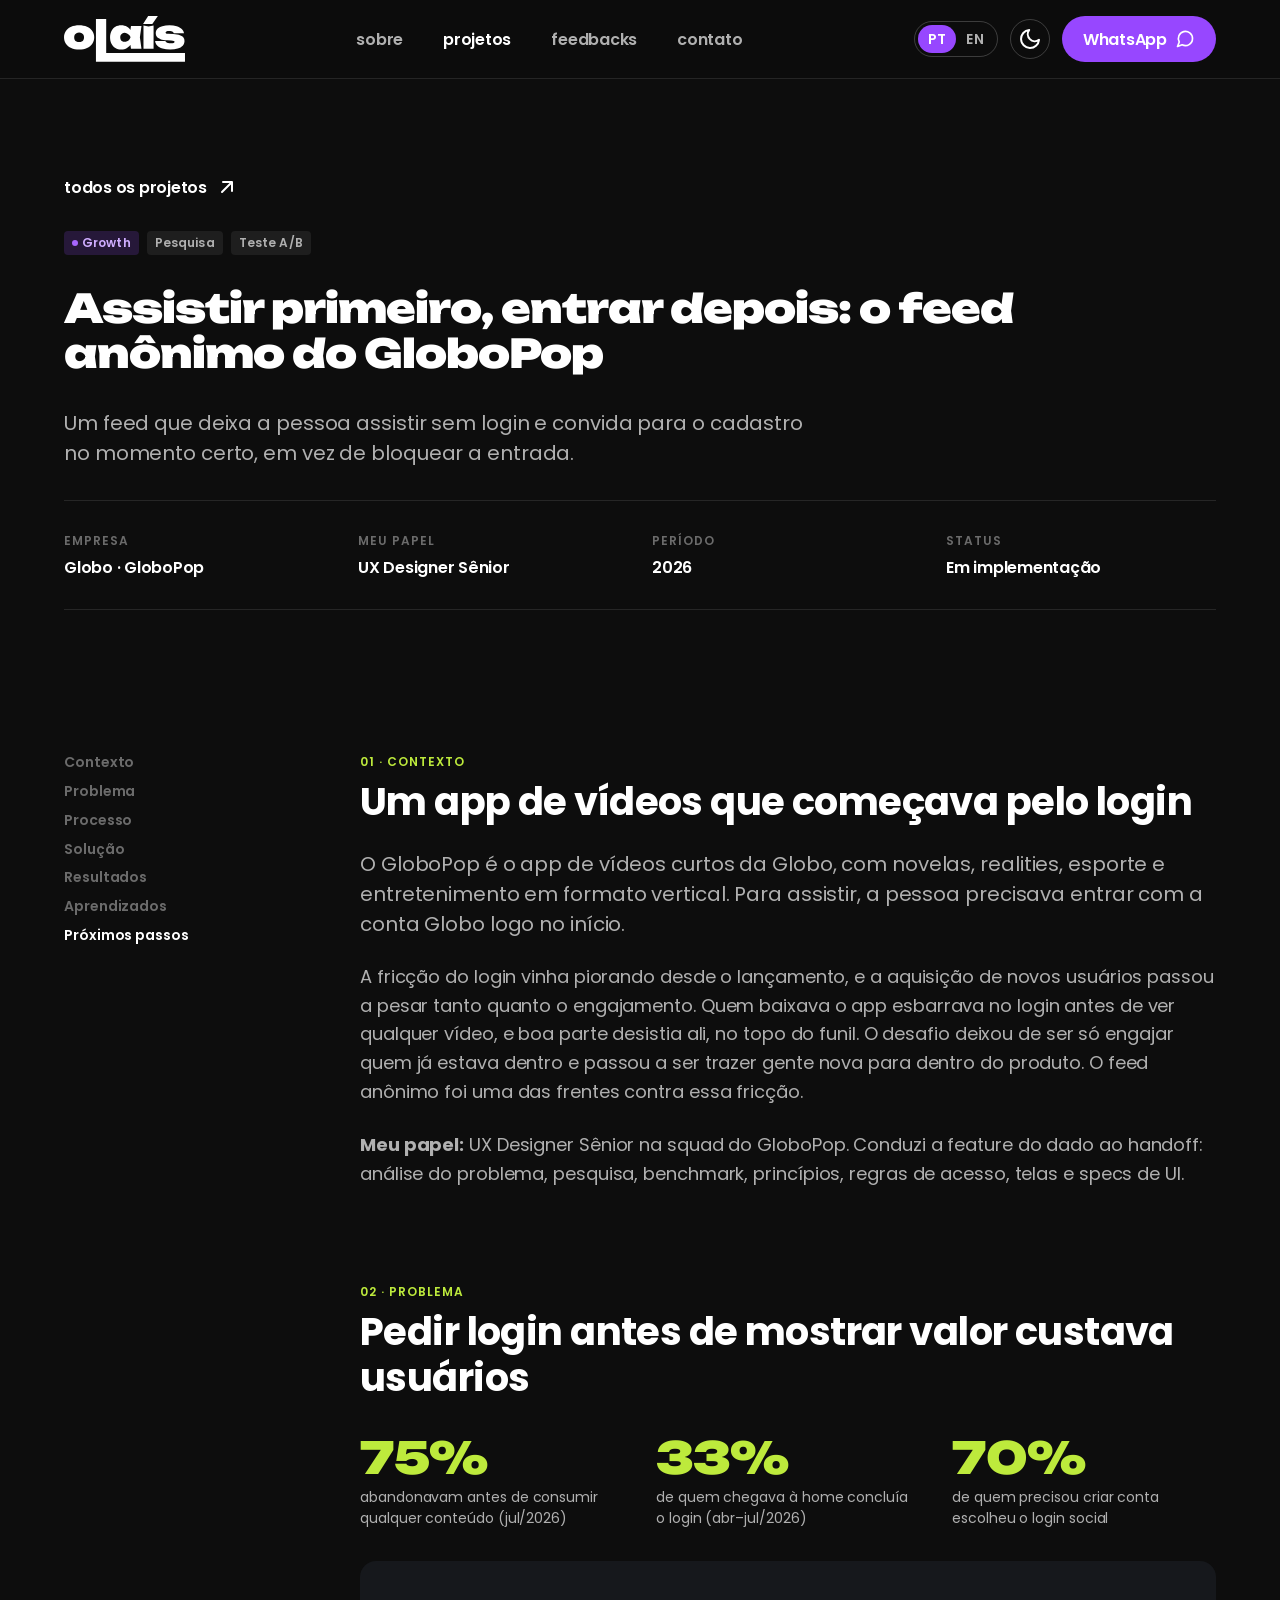
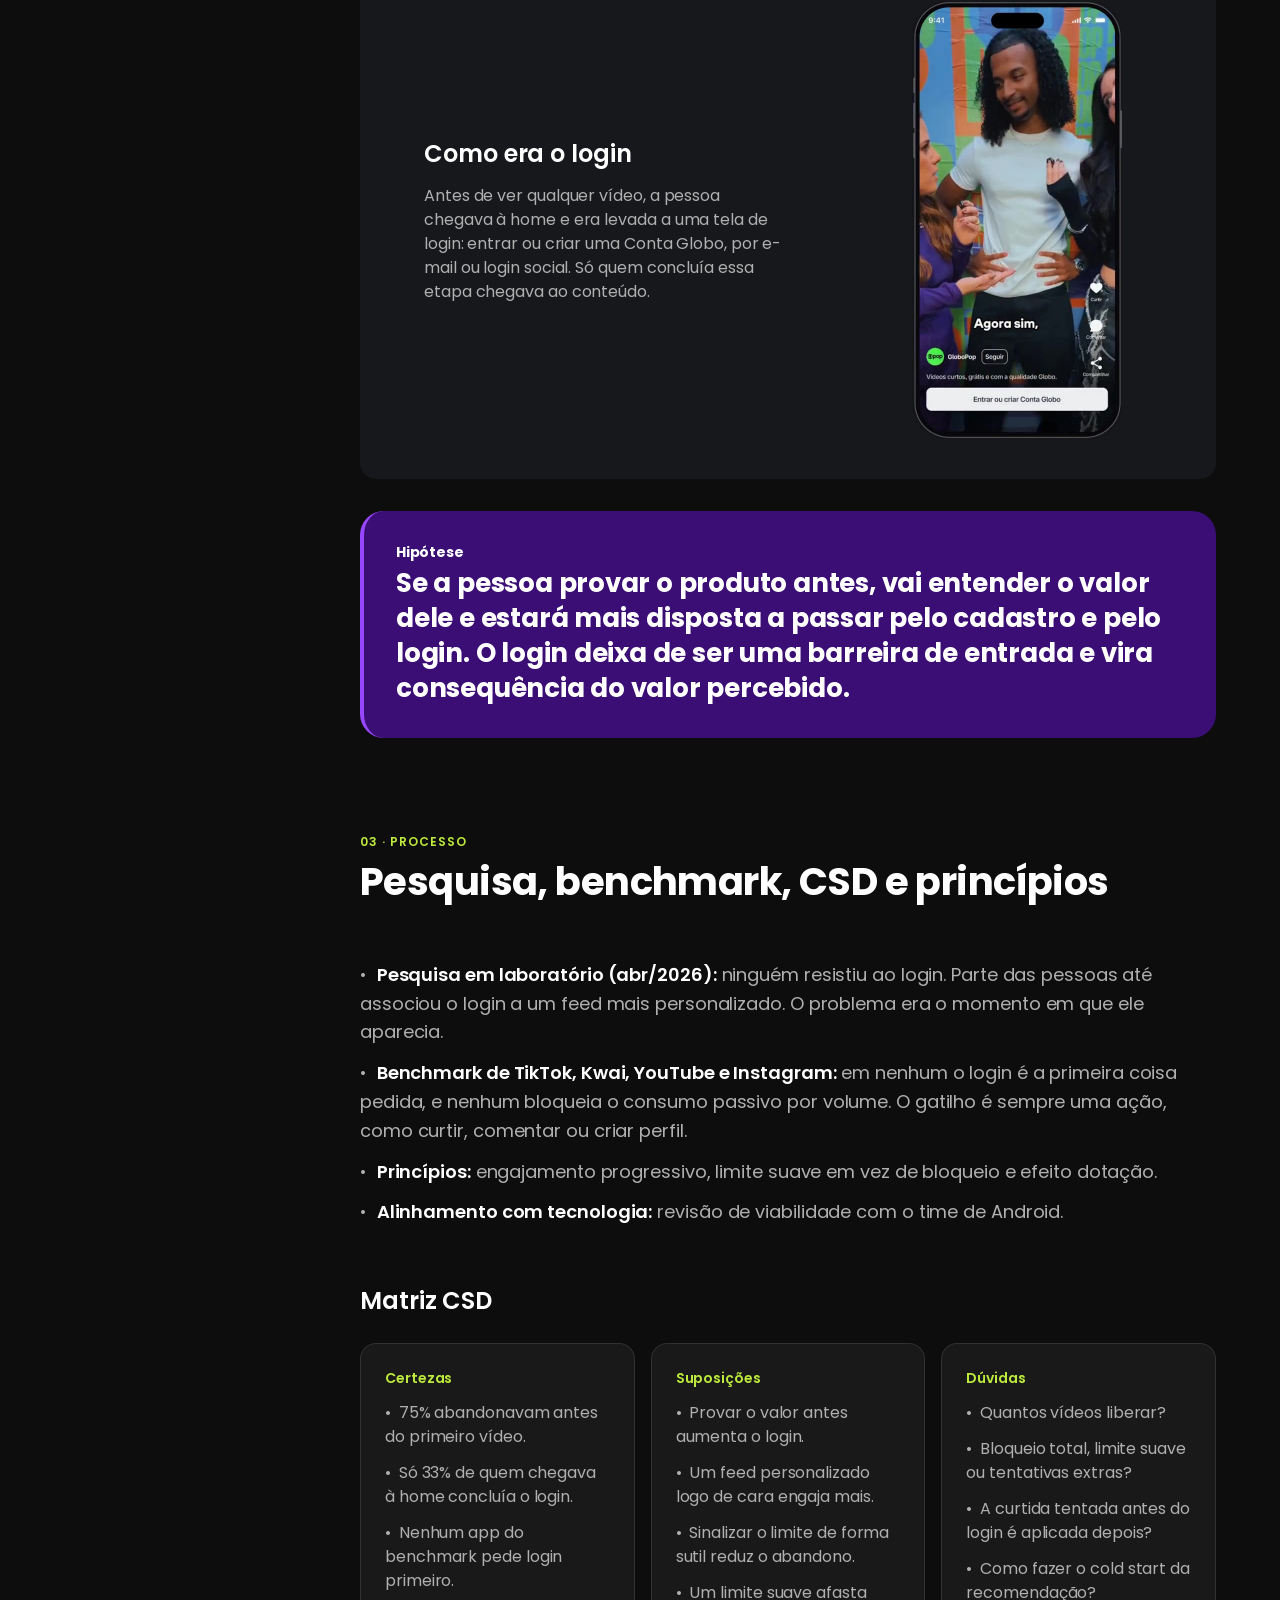
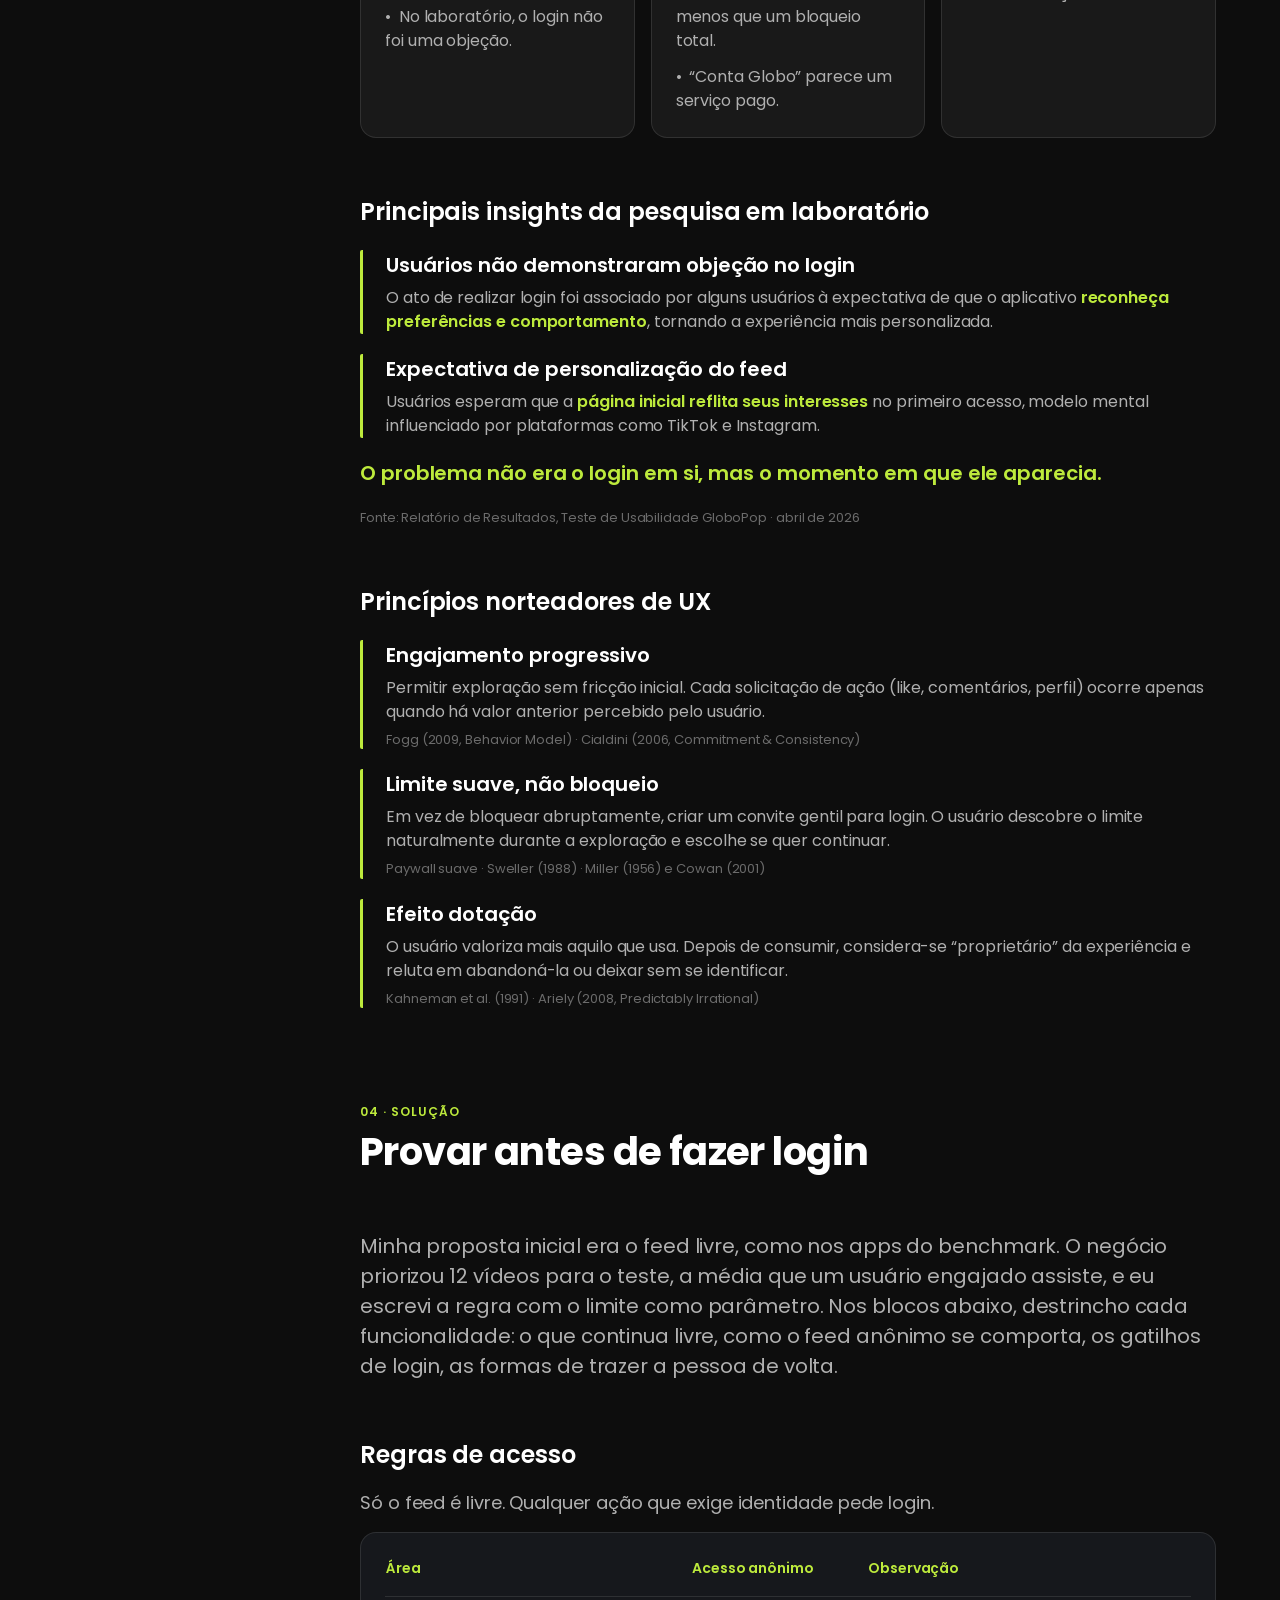
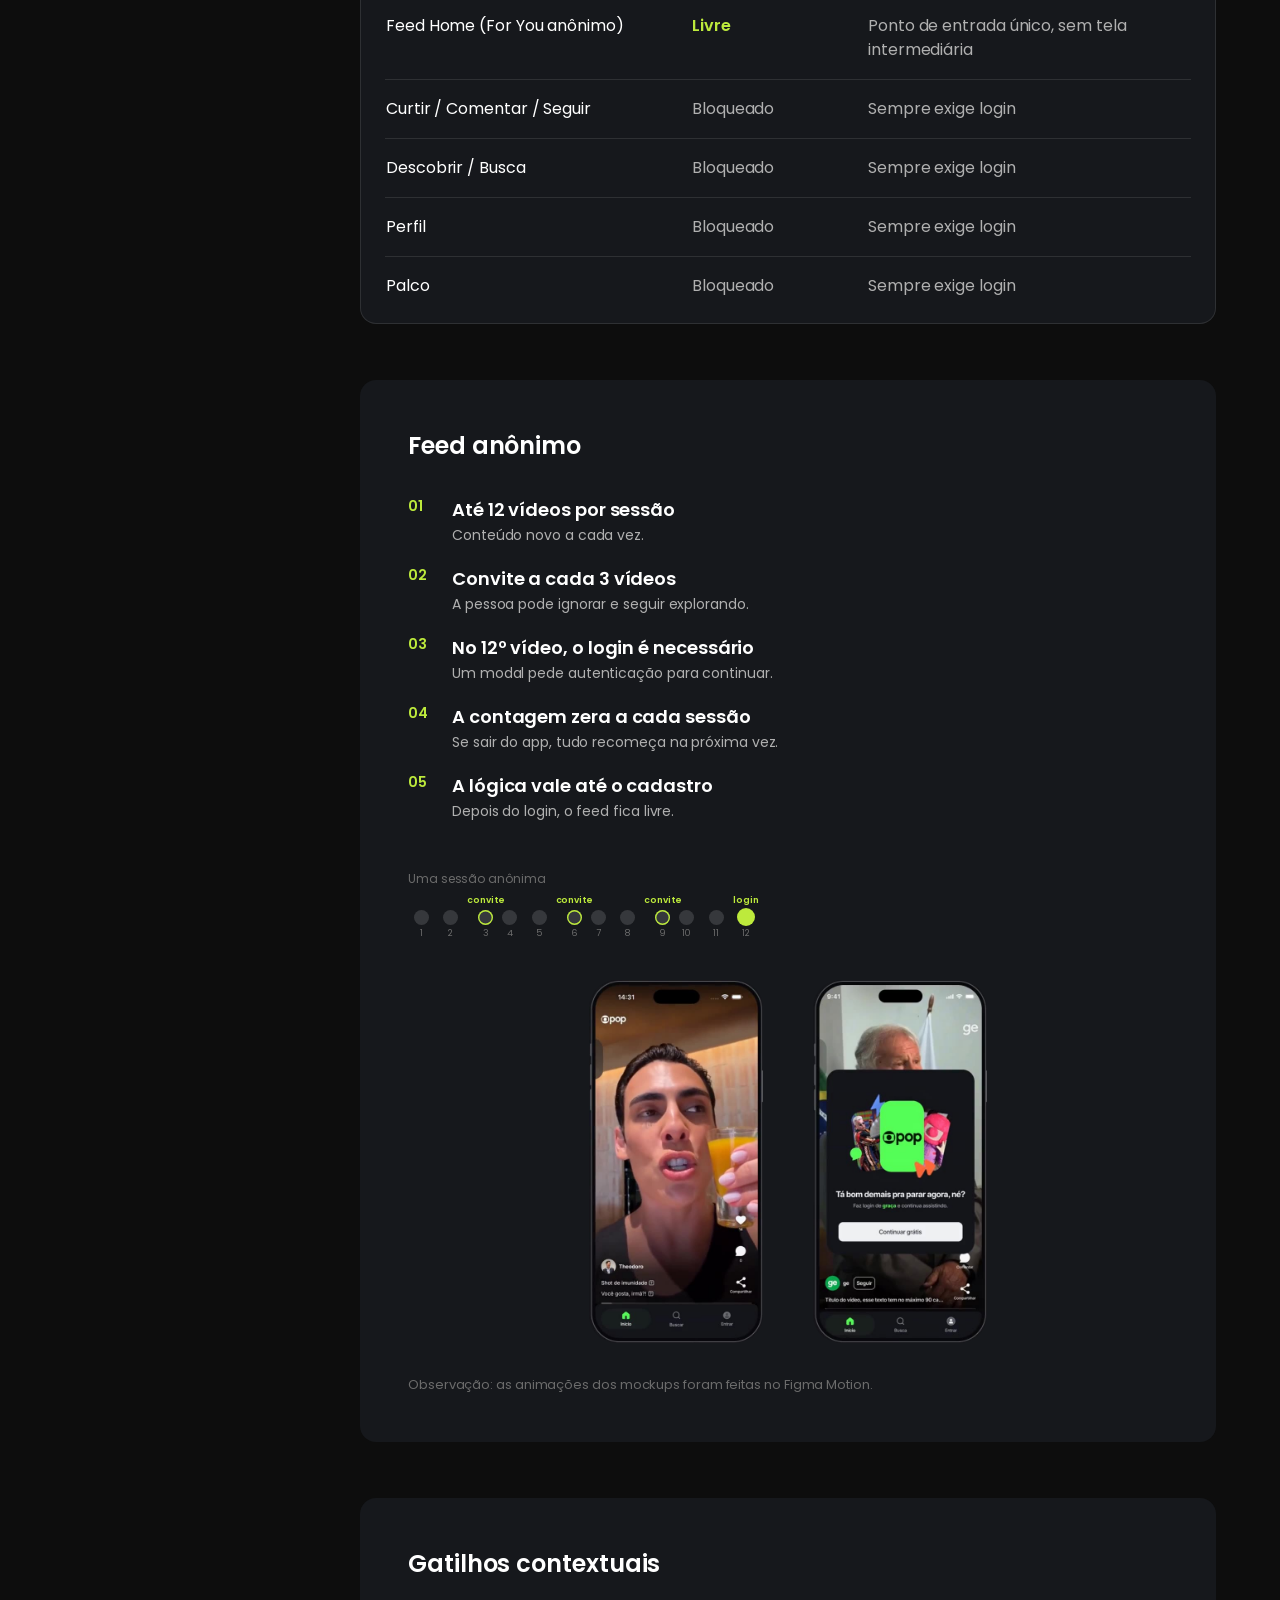
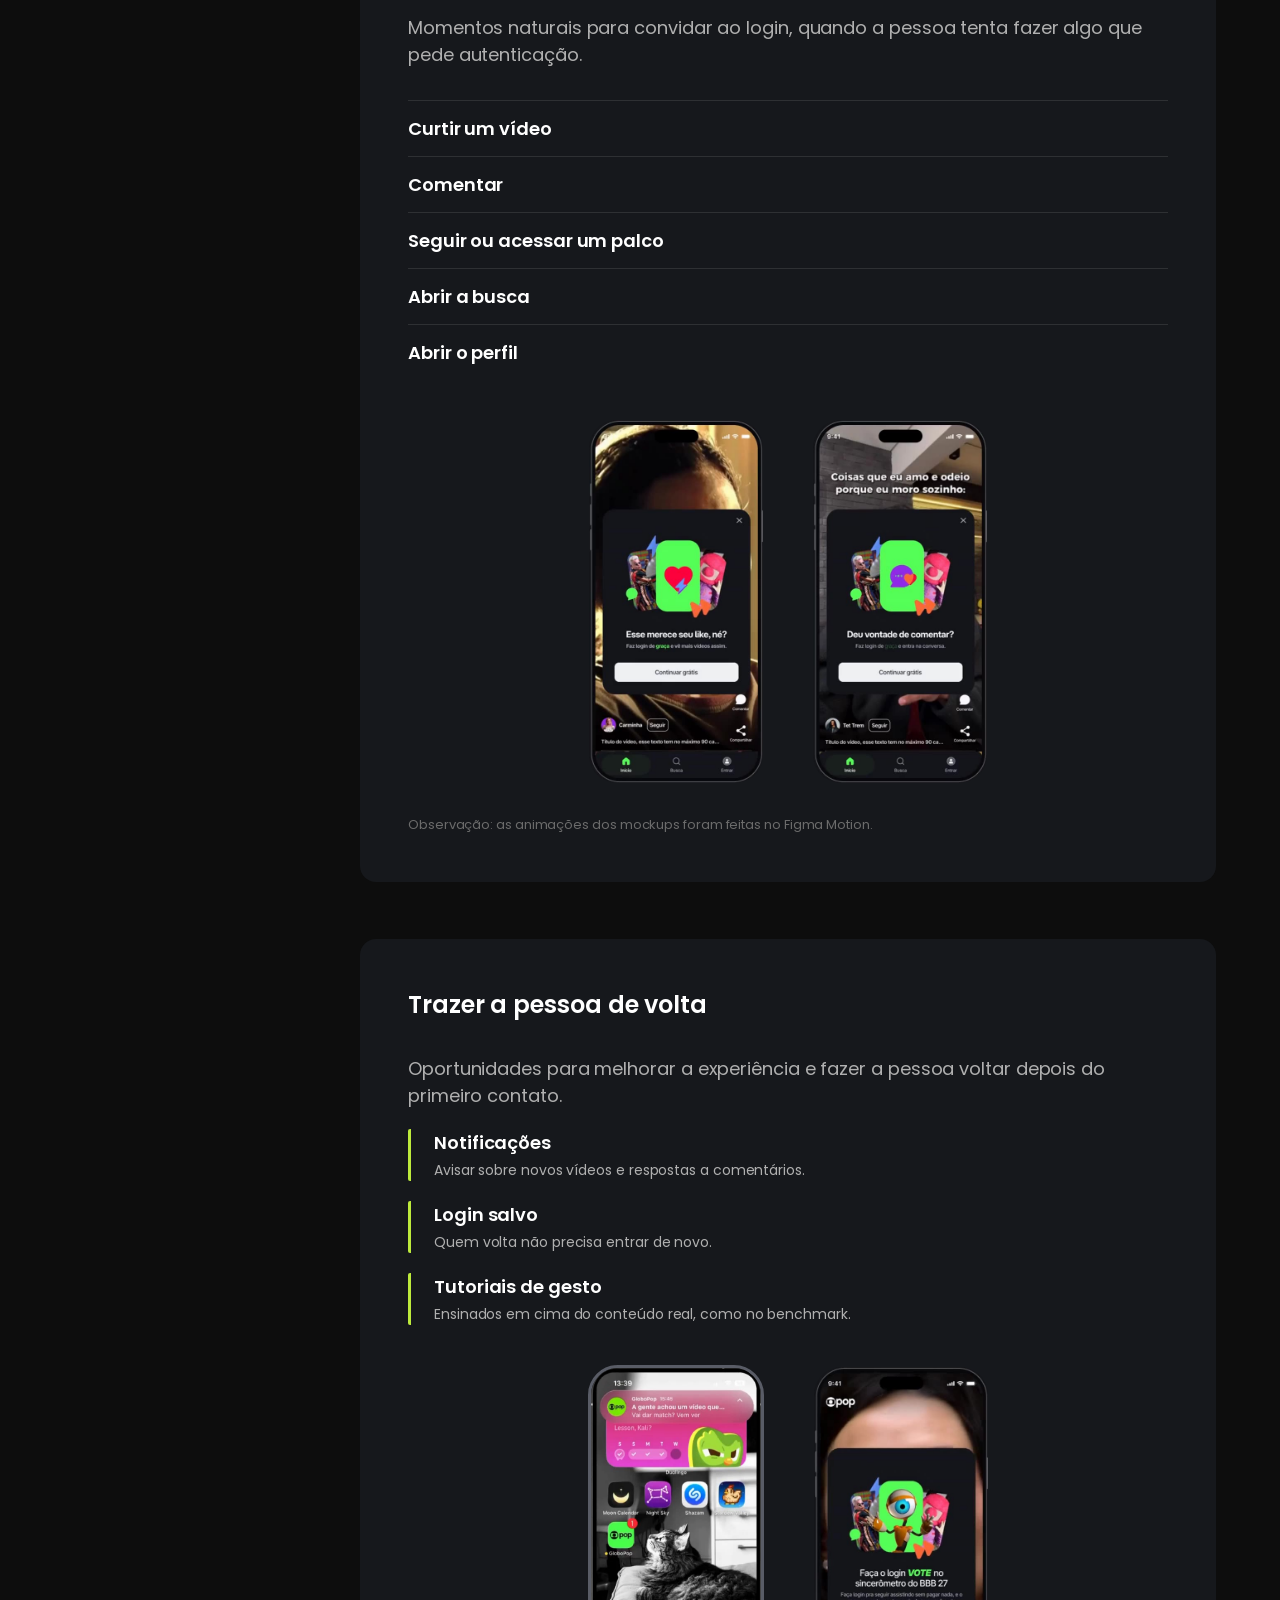
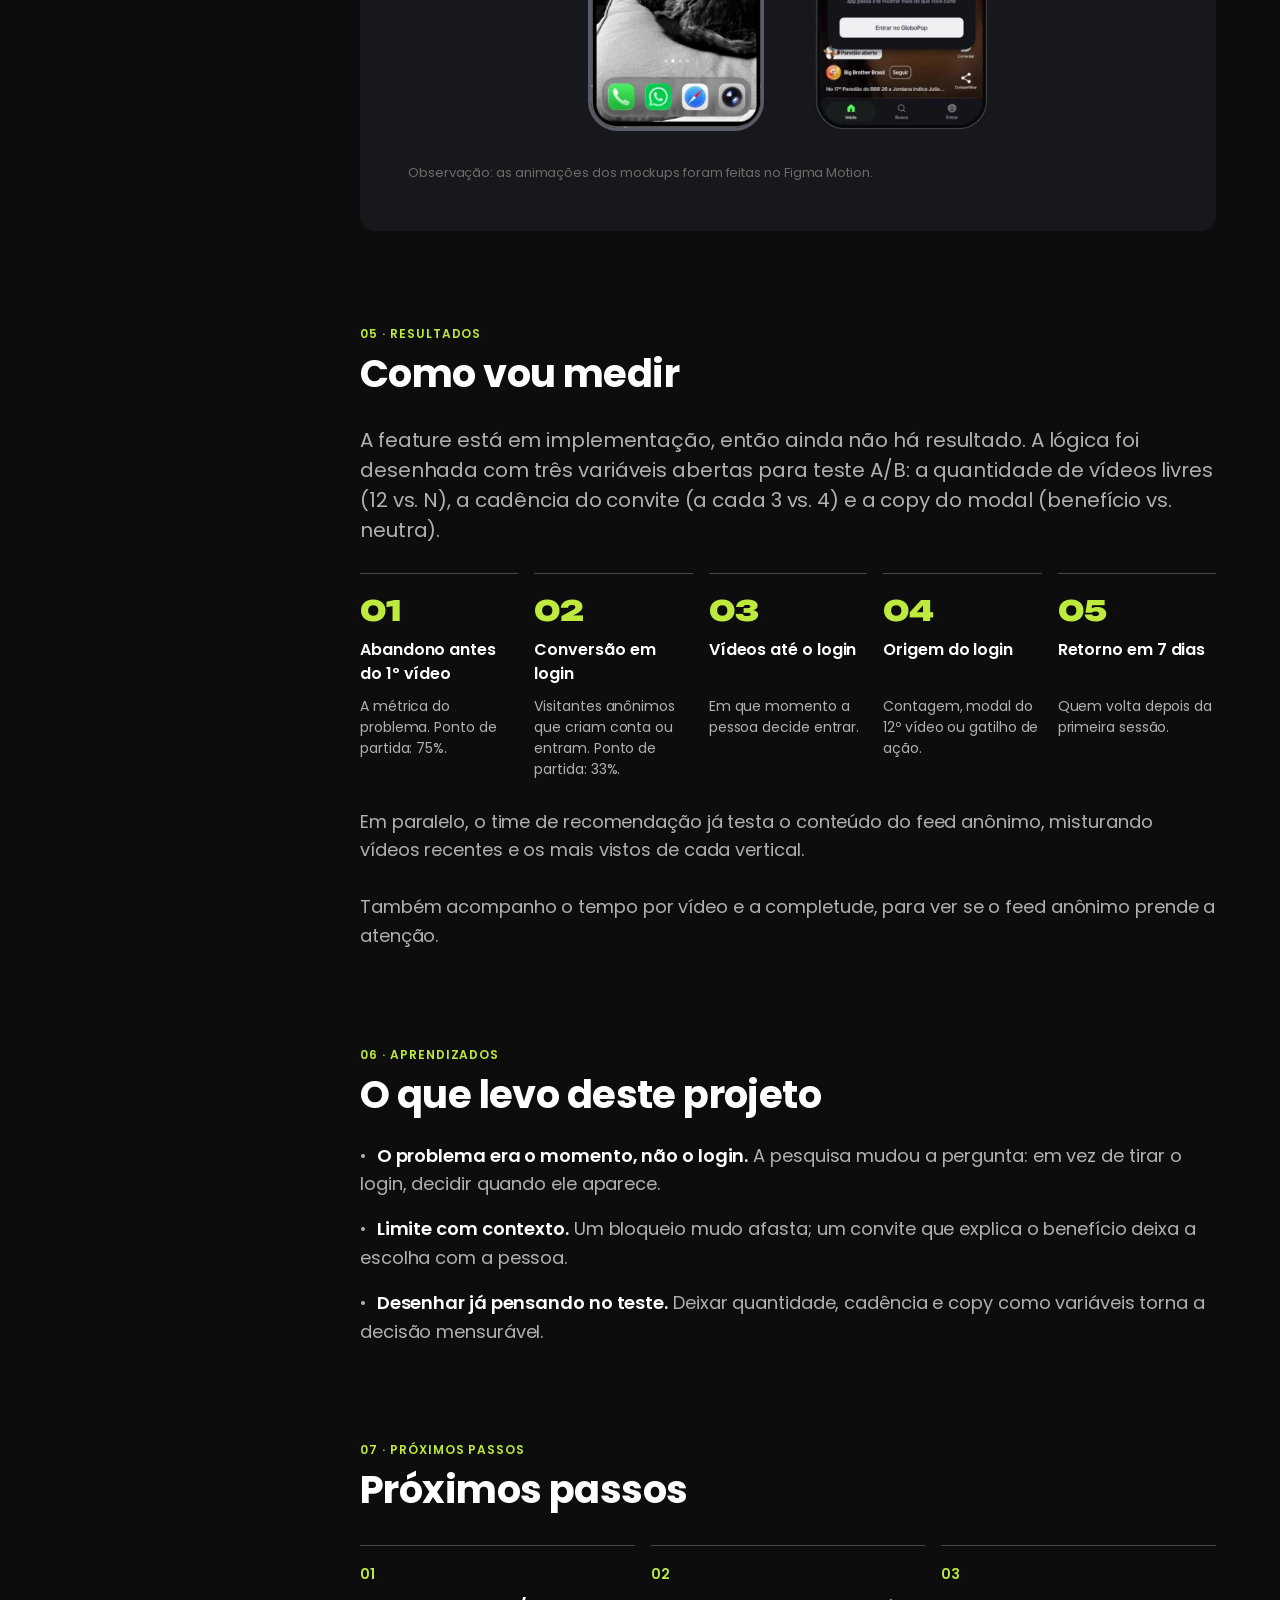
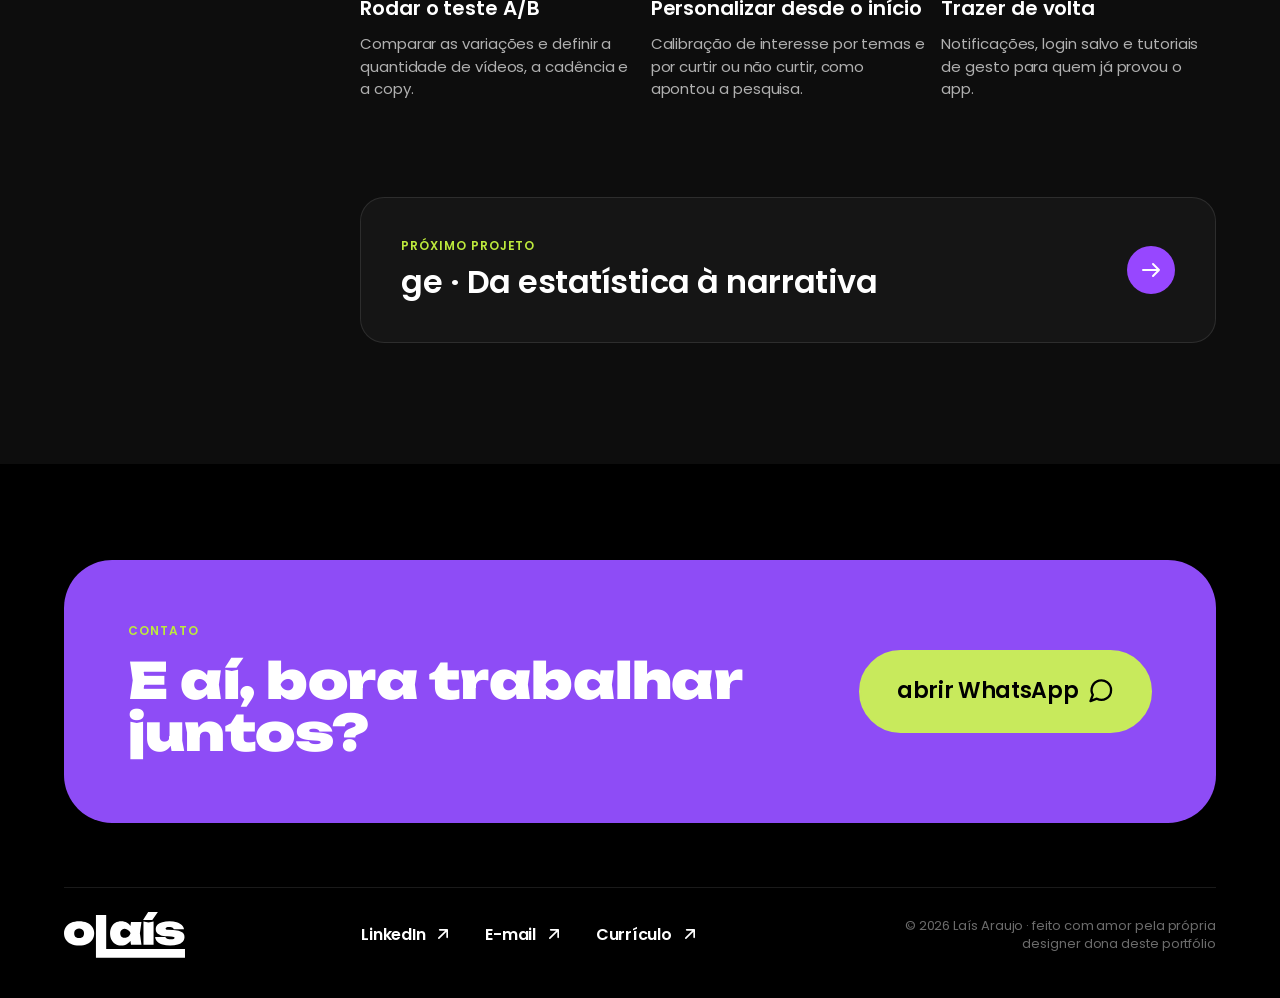
<file: projetos/globopop-feed-anonimo.html>
<!doctype html>
<html lang="pt-BR" data-title-en="GloboPop · Anonymous feed — Laís Araujo">
<head>
  <meta charset="utf-8">
  <meta name="viewport" content="width=device-width, initial-scale=1">
  <title>GloboPop · Feed anônimo — Laís Araujo</title>
  <meta name="description" content="Estudo de caso: um feed que deixa a pessoa assistir sem login e convida para o cadastro no momento certo, em vez de bloquear a entrada.">
  <meta name="theme-color" content="#0D0D0D">
  <link rel="icon" href="../assets/favicon.svg?v=2" type="image/svg+xml">
  <link rel="icon" href="../assets/favicon-32.png?v=2" sizes="32x32" type="image/png">
  <link rel="apple-touch-icon" href="../assets/apple-touch-icon.png?v=2">
  <link rel="preconnect" href="https://fonts.googleapis.com">
  <link rel="preconnect" href="https://fonts.gstatic.com" crossorigin>
  <link href="https://fonts.googleapis.com/css2?family=Poppins:wght@400;600;700&family=Unbounded:wght@900&display=swap" rel="stylesheet">
  <link rel="stylesheet" href="../styles/tokens.css?v=73">
  <link rel="stylesheet" href="../styles/main.css?v=73">
  <link rel="stylesheet" href="../styles/motion.css?v=73">
  <link rel="stylesheet" href="../styles/case.css?v=17">
  <script>try{var t=localStorage.getItem('theme');if(t)document.documentElement.dataset.theme=t;if(localStorage.getItem('lang')==='en')document.documentElement.classList.add('lang-en')}catch(e){}</script>
</head>
<body>
  <!-- Ícones (antes em assets/icons.svg): ficam dentro da página para aparecerem também abrindo o arquivo direto -->
  <svg aria-hidden="true" style="position:absolute;width:0;height:0;overflow:hidden" xmlns="http://www.w3.org/2000/svg">
  <symbol id="arrow-up-right" viewBox="0 0 24 24"><path d="M7 17 17 7M8 7h9v9"/></symbol>
  <symbol id="arrow-right" viewBox="0 0 24 24"><path d="M4 12h16M14 6l6 6-6 6"/></symbol>
  <symbol id="arrow-down" viewBox="0 0 24 24"><path d="M12 4v16M6 14l6 6 6-6"/></symbol>
  <symbol id="mail" viewBox="0 0 24 24"><path d="M3 6h18v12H3zM3 6l9 7 9-7"/></symbol>
  <symbol id="sun" viewBox="0 0 24 24"><circle cx="12" cy="12" r="4"/><path d="M12 2v2M12 20v2M4.9 4.9l1.4 1.4M17.7 17.7l1.4 1.4M2 12h2M20 12h2M4.9 19.1l1.4-1.4M17.7 6.3l1.4-1.4"/></symbol>
  <symbol id="moon" viewBox="0 0 24 24"><path d="M21 12.8A9 9 0 1 1 11.2 3a7 7 0 0 0 9.8 9.8z"/></symbol>
  <symbol id="star" viewBox="0 0 34 34"><path d="M17 0c1.2 9.6 7.4 15.8 17 17-9.6 1.2-15.8 7.4-17 17-1.2-9.6-7.4-15.8-17-17C9.6 15.8 15.8 9.6 17 0z" stroke="none"/></symbol>
  <symbol id="chat" viewBox="0 0 24 24"><path d="M21 11.5a8.4 8.4 0 0 1-12.4 7.4L3 21l2.1-5.4A8.5 8.5 0 1 1 21 11.5z"/></symbol>
  <symbol id="file" viewBox="0 0 24 24"><path d="M14 3H7a2 2 0 0 0-2 2v14a2 2 0 0 0 2 2h10a2 2 0 0 0 2-2V8z"/><path d="M14 3v5h5M9 13h6M9 17h4"/></symbol>
  <symbol id="quote" viewBox="0 0 24 24"><path d="M10 7H6a2 2 0 0 0-2 2v3a2 2 0 0 0 2 2h3v1a3 3 0 0 1-3 3M20 7h-4a2 2 0 0 0-2 2v3a2 2 0 0 0 2 2h3v1a3 3 0 0 1-3 3"/></symbol>
  <symbol id="plus" viewBox="0 0 24 24"><path d="M12 5v14M5 12h14"/></symbol>
</svg>
  <a class="skip-link btn btn--primary" href="#conteudo">Pular para o conteúdo</a>
  <header class="site-header">
    <div class="container site-header__inner">
      <a href="../index.html" aria-label="olaís — início"><img class="logo" src="../assets/logo.svg" alt="" width="121" height="46"></a>
      <nav class="site-nav" aria-label="Principal">
        <a href="../index.html#sobre" data-i18n="nav.about">sobre</a>
        <a href="../index.html#projetos" aria-current="page" data-i18n="nav.projects">projetos</a>
        <a href="../index.html#feedbacks" data-i18n="nav.feedbacks">feedbacks</a>
        <a href="../index.html#contato" data-i18n="nav.contact">contato</a>
      </nav>
      <div class="site-header__actions">
        <div class="lang-switch" role="group" aria-label="Idioma / Language">
          <button type="button" data-lang="pt" aria-pressed="true" lang="pt-BR" aria-label="Português">PT</button>
          <button type="button" data-lang="en" aria-pressed="false" lang="en" aria-label="English">EN</button>
        </div>
        <button class="icon-btn theme-toggle" type="button" data-theme-toggle aria-label="Alternar tema">
          <svg class="icon icon-moon" aria-hidden="true"><use href="#moon"/></svg>
          <svg class="icon icon-sun" aria-hidden="true"><use href="#sun"/></svg>
        </button>
        <a class="btn btn--primary" href="https://wa.me/5511966239797" target="_blank" rel="noopener">WhatsApp <svg class="icon" aria-hidden="true"><use href="#chat"/></svg></a>
      </div>
    </div>
  </header>
  <nav class="menu-toggle" aria-label="Atalhos">
    <a href="../index.html#projetos" class="is-active"><span data-i18n="nav.projects">projetos</span> <svg class="icon" aria-hidden="true"><use href="#arrow-up-right"/></svg></a>
    <a href="../index.html#contato" data-i18n="nav.talk">fale comigo</a>
  </nav>
  <main id="conteudo">
    <div data-lang-block="pt">
      <div class="container cs">
      <header class="cs-hero">
      <a class="cs-back" href="../index.html#projetos">todos os projetos <svg class="icon" aria-hidden="true"><use href="#arrow-up-right"/></svg></a>
      <ul class="tag-list"><li class="tag tag--brand">Growth</li><li class="tag tag--outline">Pesquisa</li><li class="tag tag--outline">Teste A/B</li></ul>
      <h1 class="cs-title">Assistir primeiro, entrar depois: o feed anônimo do GloboPop</h1>
      <p class="cs-lead">Um feed que deixa a pessoa assistir sem login e convida para o cadastro no momento certo, em vez de bloquear a entrada.</p>
      <dl class="cs-meta"><div><dt>Empresa</dt><dd>Globo · GloboPop</dd></div><div><dt>Meu papel</dt><dd>UX Designer Sênior</dd></div><div><dt>Período</dt><dd>2026</dd></div><div><dt>Status</dt><dd>Em implementação</dd></div></dl>
      </header>
      <div class="cs-body">
      <ul class="case-toc" aria-label="Neste estudo de caso"><li><a href="#contexto">Contexto</a></li><li><a href="#problema">Problema</a></li><li><a href="#processo">Processo</a></li><li><a href="#solucao">Solução</a></li><li><a href="#resultados">Resultados</a></li><li><a href="#aprendizados">Aprendizados</a></li><li><a href="#proximos-passos">Próximos passos</a></li></ul>
      <div class="cs-sections">
      <section class="cs-section reveal" id="contexto"><header class="cs-head"><p class="cs-kicker">01 · Contexto</p><h2 class="h2">Um app de vídeos que começava pelo login</h2></header><p class="cs-text">O GloboPop é o app de vídeos curtos da Globo, com novelas, realities, esporte e entretenimento em formato vertical. Para assistir, a pessoa precisava entrar com a conta Globo logo no início.</p><p class="cs-text cs-text--m">A fricção do login vinha piorando desde o lançamento, e a aquisição de novos usuários passou a pesar tanto quanto o engajamento. Quem baixava o app esbarrava no login antes de ver qualquer vídeo, e boa parte desistia ali, no topo do funil. O desafio deixou de ser só engajar quem já estava dentro e passou a ser trazer gente nova para dentro do produto. O feed anônimo foi uma das frentes contra essa fricção.</p><p class="cs-text cs-text--m"><b>Meu papel:</b> UX Designer Sênior na squad do GloboPop. Conduzi a feature do dado ao handoff: análise do problema, pesquisa, benchmark, princípios, regras de acesso, telas e specs de UI.</p></section>
      <section class="cs-section cs-section--wide reveal" id="problema"><header class="cs-head"><p class="cs-kicker">02 · Problema</p><h2 class="h2">Pedir login antes de mostrar valor custava usuários</h2></header><div class="cs-metrics--3"><div class="cs-metric"><p class="cs-metric__value">75%</p><p class="cs-metric__label">abandonavam antes de consumir qualquer conteúdo (jul/2026)</p></div><div class="cs-metric"><p class="cs-metric__value">33%</p><p class="cs-metric__label">de quem chegava à home concluía o login (abr–jul/2026)</p></div><div class="cs-metric"><p class="cs-metric__value">70%</p><p class="cs-metric__label">de quem precisou criar conta escolheu o login social</p></div></div><div class="cs-panel cs-panel--login"><div><p class="cs-sub">Como era o login</p><p>Antes de ver qualquer vídeo, a pessoa chegava à home e era levada a uma tela de login: entrar ou criar uma Conta Globo, por e-mail ou login social. Só quem concluía essa etapa chegava ao conteúdo.</p></div><button class="cs-phone cs-phone--lg" type="button" data-cs-expand aria-label="Ampliar vídeo: abertura do app até a tela de login"><video src="../images/projetos/feed-anonimo/video-abertura.mp4" poster="../images/projetos/feed-anonimo/poster-abertura.jpg" autoplay muted loop playsinline preload="metadata" aria-hidden="true"></video><span class="cs-phone__cta" aria-hidden="true"><svg class="icon" viewBox="0 0 24 24"><path d="M15 3h6v6M9 21H3v-6M21 3l-7 7M3 21l7-7"/></svg><span class="cs-phone__cta-hover">clique para ampliar</span><span class="cs-phone__cta-touch">ampliar</span></span></button></div><p class="cs-highlight cs-highlight--lg"><span class="cs-highlight__label">Hipótese</span>Se a pessoa provar o produto antes, vai entender o valor dele e estará mais disposta a passar pelo cadastro e pelo login. O login deixa de ser uma barreira de entrada e vira consequência do valor percebido.</p></section>
      <section class="cs-section cs-section--xl reveal" id="processo"><header class="cs-head"><p class="cs-kicker">03 · Processo</p><h2 class="h2">Pesquisa, benchmark, CSD e princípios</h2></header><ul class="cs-list cs-text--m"><li><strong>Pesquisa em laboratório (abr/2026):</strong> ninguém resistiu ao login. Parte das pessoas até associou o login a um feed mais personalizado. O problema era o momento em que ele aparecia.</li><li><strong>Benchmark de TikTok, Kwai, YouTube e Instagram:</strong> em nenhum o login é a primeira coisa pedida, e nenhum bloqueia o consumo passivo por volume. O gatilho é sempre uma ação, como curtir, comentar ou criar perfil.</li><li><strong>Princípios:</strong> engajamento progressivo, limite suave em vez de bloqueio e efeito dotação.</li><li><strong>Alinhamento com tecnologia:</strong> revisão de viabilidade com o time de Android.</li></ul><div class="cs-group cs-group--24"><h3 class="cs-sub">Matriz CSD</h3><div class="cs-csd"><div class="cs-csd__col"><p class="cs-csd__title">Certezas</p><ul><li>75% abandonavam antes do primeiro vídeo.</li><li>Só 33% de quem chegava à home concluía o login.</li><li>Nenhum app do benchmark pede login primeiro.</li><li>No laboratório, o login não foi uma objeção.</li></ul></div><div class="cs-csd__col"><p class="cs-csd__title">Suposições</p><ul><li>Provar o valor antes aumenta o login.</li><li>Um feed personalizado logo de cara engaja mais.</li><li>Sinalizar o limite de forma sutil reduz o abandono.</li><li>Um limite suave afasta menos que um bloqueio total.</li><li>“Conta Globo” parece um serviço pago.</li></ul></div><div class="cs-csd__col"><p class="cs-csd__title">Dúvidas</p><ul><li>Quantos vídeos liberar?</li><li>Bloqueio total, limite suave ou tentativas extras?</li><li>A curtida tentada antes do login é aplicada depois?</li><li>Como fazer o cold start da recomendação?</li></ul></div></div></div><div class="cs-group"><h3 class="cs-sub">Principais insights da pesquisa em laboratório</h3><div class="cs-bar"><p class="cs-bar__title">Usuários não demonstraram objeção no login</p><p class="cs-bar__text">O ato de realizar login foi associado por alguns usuários à expectativa de que o aplicativo <em>reconheça preferências e comportamento</em>, tornando a experiência mais personalizada.</p></div><div class="cs-bar"><p class="cs-bar__title">Expectativa de personalização do feed</p><p class="cs-bar__text">Usuários esperam que a <em>página inicial reflita seus interesses</em> no primeiro acesso, modelo mental influenciado por plataformas como TikTok e Instagram.</p></div><p class="cs-takeaway">O problema não era o login em si, mas o momento em que ele aparecia.</p><p class="cs-note">Fonte: Relatório de Resultados, Teste de Usabilidade GloboPop · abril de 2026</p></div><div class="cs-group"><h3 class="cs-sub">Princípios norteadores de UX</h3><div class="cs-bar"><p class="cs-bar__title">Engajamento progressivo</p><p class="cs-bar__text">Permitir exploração sem fricção inicial. Cada solicitação de ação (like, comentários, perfil) ocorre apenas quando há valor anterior percebido pelo usuário.</p><p class="cs-bar__ref">Fogg (2009, Behavior Model) · Cialdini (2006, Commitment &amp; Consistency)</p></div><div class="cs-bar"><p class="cs-bar__title">Limite suave, não bloqueio</p><p class="cs-bar__text">Em vez de bloquear abruptamente, criar um convite gentil para login. O usuário descobre o limite naturalmente durante a exploração e escolhe se quer continuar.</p><p class="cs-bar__ref">Paywall suave · Sweller (1988) · Miller (1956) e Cowan (2001)</p></div><div class="cs-bar"><p class="cs-bar__title">Efeito dotação</p><p class="cs-bar__text">O usuário valoriza mais aquilo que usa. Depois de consumir, considera-se “proprietário” da experiência e reluta em abandoná-la ou deixar sem se identificar.</p><p class="cs-bar__ref">Kahneman et al. (1991) · Ariely (2008, Predictably Irrational)</p></div></div></section>
      <section class="cs-section cs-section--xl reveal" id="solucao"><header class="cs-head"><p class="cs-kicker">04 · Solução</p><h2 class="h2">Provar antes de fazer login</h2></header><p class="cs-text">Minha proposta inicial era o feed livre, como nos apps do benchmark. O negócio priorizou 12 vídeos para o teste, a média que um usuário engajado assiste, e eu escrevi a regra com o limite como parâmetro. Nos blocos abaixo, destrincho cada funcionalidade: o que continua livre, como o feed anônimo se comporta, os gatilhos de login, as formas de trazer a pessoa de volta.</p><div class="cs-group cs-group--16"><h3 class="cs-sub">Regras de acesso</h3><p class="cs-lead-m">Só o feed é livre. Qualquer ação que exige identidade pede login.</p><table class="cs-table"><thead><tr><th>Área</th><th>Acesso anônimo</th><th>Observação</th></tr></thead><tbody><tr><td>Feed Home (For You anônimo)</td><td class="is-free">Livre</td><td>Ponto de entrada único, sem tela intermediária</td></tr><tr><td>Curtir / Comentar / Seguir</td><td>Bloqueado</td><td>Sempre exige login</td></tr><tr><td>Descobrir / Busca</td><td>Bloqueado</td><td>Sempre exige login</td></tr><tr><td>Perfil</td><td>Bloqueado</td><td>Sempre exige login</td></tr><tr><td>Palco</td><td>Bloqueado</td><td>Sempre exige login</td></tr></tbody></table></div><div class="cs-panel"><h3 class="cs-sub">Feed anônimo</h3><div class="cs-panel__row"><div class="cs-feed-text"><ol class="cs-rules"><li><span class="cs-rules__n">01</span><div><strong>Até 12 vídeos por sessão</strong><span>Conteúdo novo a cada vez.</span></div></li><li><span class="cs-rules__n">02</span><div><strong>Convite a cada 3 vídeos</strong><span>A pessoa pode ignorar e seguir explorando.</span></div></li><li><span class="cs-rules__n">03</span><div><strong>No 12º vídeo, o login é necessário</strong><span>Um modal pede autenticação para continuar.</span></div></li><li><span class="cs-rules__n">04</span><div><strong>A contagem zera a cada sessão</strong><span>Se sair do app, tudo recomeça na próxima vez.</span></div></li><li><span class="cs-rules__n">05</span><div><strong>A lógica vale até o cadastro</strong><span>Depois do login, o feed fica livre.</span></div></li></ol><div class="cs-ruler"><p class="cs-ruler__label">Uma sessão anônima</p><ol aria-label="Uma sessão anônima"><li data-mark=""><i></i>1</li><li data-mark=""><i></i>2</li><li class="is-invite" data-mark="convite"><i></i>3</li><li data-mark=""><i></i>4</li><li data-mark=""><i></i>5</li><li class="is-invite" data-mark="convite"><i></i>6</li><li data-mark=""><i></i>7</li><li data-mark=""><i></i>8</li><li class="is-invite" data-mark="convite"><i></i>9</li><li data-mark=""><i></i>10</li><li data-mark=""><i></i>11</li><li class="is-login" data-mark="login"><i></i>12</li></ol></div></div><div class="cs-phones"><button class="cs-phone" type="button" data-cs-expand aria-label="Ampliar vídeo: app abrindo direto no feed, sem login"><video src="../images/projetos/feed-anonimo/video-app-abrindo.mp4" poster="../images/projetos/feed-anonimo/poster-app-abrindo.jpg" autoplay muted loop playsinline preload="metadata" aria-hidden="true"></video><span class="cs-phone__cta" aria-hidden="true"><svg class="icon" viewBox="0 0 24 24"><path d="M15 3h6v6M9 21H3v-6M21 3l-7 7M3 21l7-7"/></svg><span class="cs-phone__cta-hover">clique para ampliar</span><span class="cs-phone__cta-touch">ampliar</span></span></button><button class="cs-phone" type="button" data-cs-expand aria-label="Ampliar vídeo: modal de login no 12º vídeo"><video src="../images/projetos/feed-anonimo/video-modal-12.mp4" poster="../images/projetos/feed-anonimo/poster-modal-12.jpg" autoplay muted loop playsinline preload="metadata" aria-hidden="true"></video><span class="cs-phone__cta" aria-hidden="true"><svg class="icon" viewBox="0 0 24 24"><path d="M15 3h6v6M9 21H3v-6M21 3l-7 7M3 21l7-7"/></svg><span class="cs-phone__cta-hover">clique para ampliar</span><span class="cs-phone__cta-touch">ampliar</span></span></button></div></div><p class="cs-note">Observação: as animações dos mockups foram feitas no Figma Motion.</p></div><div class="cs-panel"><h3 class="cs-sub">Gatilhos contextuais</h3><div class="cs-panel__row"><div class="cs-group" style="gap:32px"><p class="cs-lead-m">Momentos naturais para convidar ao login, quando a pessoa tenta fazer algo que pede autenticação.</p><ul class="cs-triggers"><li>Curtir um vídeo</li><li>Comentar</li><li>Seguir ou acessar um palco</li><li>Abrir a busca</li><li>Abrir o perfil</li></ul></div><div class="cs-phones"><button class="cs-phone" type="button" data-cs-expand aria-label="Ampliar vídeo: convite ao login ao curtir"><video src="../images/projetos/feed-anonimo/video-curtir.mp4" poster="../images/projetos/feed-anonimo/poster-curtir.jpg" autoplay muted loop playsinline preload="metadata" aria-hidden="true"></video><span class="cs-phone__cta" aria-hidden="true"><svg class="icon" viewBox="0 0 24 24"><path d="M15 3h6v6M9 21H3v-6M21 3l-7 7M3 21l7-7"/></svg><span class="cs-phone__cta-hover">clique para ampliar</span><span class="cs-phone__cta-touch">ampliar</span></span></button><button class="cs-phone" type="button" data-cs-expand aria-label="Ampliar vídeo: convite ao login ao comentar"><video src="../images/projetos/feed-anonimo/video-comentar.mp4" poster="../images/projetos/feed-anonimo/poster-comentar.jpg" autoplay muted loop playsinline preload="metadata" aria-hidden="true"></video><span class="cs-phone__cta" aria-hidden="true"><svg class="icon" viewBox="0 0 24 24"><path d="M15 3h6v6M9 21H3v-6M21 3l-7 7M3 21l7-7"/></svg><span class="cs-phone__cta-hover">clique para ampliar</span><span class="cs-phone__cta-touch">ampliar</span></span></button></div></div><p class="cs-note">Observação: as animações dos mockups foram feitas no Figma Motion.</p></div><div class="cs-panel"><h3 class="cs-sub">Trazer a pessoa de volta</h3><div class="cs-panel__row"><div class="cs-group"><p class="cs-lead-m">Oportunidades para melhorar a experiência e fazer a pessoa voltar depois do primeiro contato.</p><div class="cs-bar cs-bar--s"><p class="cs-bar__title">Notificações</p><p class="cs-bar__text">Avisar sobre novos vídeos e respostas a comentários.</p></div><div class="cs-bar cs-bar--s"><p class="cs-bar__title">Login salvo</p><p class="cs-bar__text">Quem volta não precisa entrar de novo.</p></div><div class="cs-bar cs-bar--s"><p class="cs-bar__title">Tutoriais de gesto</p><p class="cs-bar__text">Ensinados em cima do conteúdo real, como no benchmark.</p></div></div><div class="cs-phones"><button class="cs-phone cs-phone--framed" type="button" data-cs-expand aria-label="Ampliar vídeo: notificação de novos vídeos"><video src="../images/projetos/feed-anonimo/video-notificacao.mp4" poster="../images/projetos/feed-anonimo/poster-notificacao.jpg" autoplay muted loop playsinline preload="metadata" aria-hidden="true"></video><span class="cs-phone__cta" aria-hidden="true"><svg class="icon" viewBox="0 0 24 24"><path d="M15 3h6v6M9 21H3v-6M21 3l-7 7M3 21l7-7"/></svg><span class="cs-phone__cta-hover">clique para ampliar</span><span class="cs-phone__cta-touch">ampliar</span></span></button><button class="cs-phone" type="button" data-cs-expand aria-label="Ampliar vídeo: convite contextual do BBB"><video src="../images/projetos/feed-anonimo/video-convite-bbb.mp4" poster="../images/projetos/feed-anonimo/poster-convite-bbb.jpg" autoplay muted loop playsinline preload="metadata" aria-hidden="true"></video><span class="cs-phone__cta" aria-hidden="true"><svg class="icon" viewBox="0 0 24 24"><path d="M15 3h6v6M9 21H3v-6M21 3l-7 7M3 21l7-7"/></svg><span class="cs-phone__cta-hover">clique para ampliar</span><span class="cs-phone__cta-touch">ampliar</span></span></button></div></div><p class="cs-note">Observação: as animações dos mockups foram feitas no Figma Motion.</p></div></section>
      <section class="cs-section reveal" id="resultados" style="gap:28px"><header class="cs-head"><p class="cs-kicker">05 · Resultados</p><h2 class="h2">Como vou medir</h2></header><p class="cs-text">A feature está em implementação, então ainda não há resultado. A lógica foi desenhada com três variáveis abertas para teste A/B: a quantidade de vídeos livres (12 vs. N), a cadência do convite (a cada 3 vs. 4) e a copy do modal (benefício vs. neutra).</p><ol class="cs-cols" ><li><p class="cs-cols__n">01</p><p class="cs-cols__title">Abandono antes do 1º vídeo</p><p class="cs-cols__text">A métrica do problema. Ponto de partida: 75%.</p></li><li><p class="cs-cols__n">02</p><p class="cs-cols__title">Conversão em login</p><p class="cs-cols__text">Visitantes anônimos que criam conta ou entram. Ponto de partida: 33%.</p></li><li><p class="cs-cols__n">03</p><p class="cs-cols__title">Vídeos até o login</p><p class="cs-cols__text">Em que momento a pessoa decide entrar.</p></li><li><p class="cs-cols__n">04</p><p class="cs-cols__title">Origem do login</p><p class="cs-cols__text">Contagem, modal do 12º vídeo ou gatilho de ação.</p></li><li><p class="cs-cols__n">05</p><p class="cs-cols__title">Retorno em 7 dias</p><p class="cs-cols__text">Quem volta depois da primeira sessão.</p></li></ol><p class="cs-text cs-text--m">Em paralelo, o time de recomendação já testa o conteúdo do feed anônimo, misturando vídeos recentes e os mais vistos de cada vertical.</p><p class="cs-text cs-text--m">Também acompanho o tempo por vídeo e a completude, para ver se o feed anônimo prende a atenção.</p></section>
      <section class="cs-section reveal" id="aprendizados"><header class="cs-head"><p class="cs-kicker">06 · Aprendizados</p><h2 class="h2">O que levo deste projeto</h2></header><ul class="cs-list cs-list--loose cs-text--m"><li><strong>O problema era o momento, não o login.</strong> A pesquisa mudou a pergunta: em vez de tirar o login, decidir quando ele aparece.</li><li><strong>Limite com contexto.</strong> Um bloqueio mudo afasta; um convite que explica o benefício deixa a escolha com a pessoa.</li><li><strong>Desenhar já pensando no teste.</strong> Deixar quantidade, cadência e copy como variáveis torna a decisão mensurável.</li></ul></section>
      <section class="cs-section reveal" id="proximos-passos" style="gap:32px"><header class="cs-head"><p class="cs-kicker">07 · Próximos passos</p><h2 class="h2">Próximos passos</h2></header><ol class="cs-cols cs-cols--steps"><li><p class="cs-cols__n cs-cols__n--s">01</p><p class="cs-cols__title">Rodar o teste A/B</p><p class="cs-cols__text">Comparar as variações e definir a quantidade de vídeos, a cadência e a copy.</p></li><li><p class="cs-cols__n cs-cols__n--s">02</p><p class="cs-cols__title">Personalizar desde o início</p><p class="cs-cols__text">Calibração de interesse por temas e por curtir ou não curtir, como apontou a pesquisa.</p></li><li><p class="cs-cols__n cs-cols__n--s">03</p><p class="cs-cols__title">Trazer de volta</p><p class="cs-cols__text">Notificações, login salvo e tutoriais de gesto para quem já provou o app.</p></li></ol></section>
      <a class="next-case" href="ge-card-de-atleta.html"><div><p class="overline">Próximo projeto</p><p class="h3">ge · Da estatística à narrativa</p></div><span class="icon-btn icon-btn--brand" aria-hidden="true"><svg class="icon"><use href="#arrow-right"/></svg></span></a>
      </div></div></div>
    </div>

    <div data-lang-block="en" lang="en" hidden>
      <div class="container cs">
      <header class="cs-hero">
      <a class="cs-back" href="../index.html#projetos">all projects <svg class="icon" aria-hidden="true"><use href="#arrow-up-right"/></svg></a>
      <ul class="tag-list"><li class="tag tag--brand">Growth</li><li class="tag tag--outline">Research</li><li class="tag tag--outline">A/B test</li></ul>
      <h1 class="cs-title">Watch first, sign in later: GloboPop’s anonymous feed</h1>
      <p class="cs-lead">A feed that lets people watch without logging in and invites them to sign up at the right moment, instead of blocking the way in.</p>
      <dl class="cs-meta"><div><dt>Company</dt><dd>Globo · GloboPop</dd></div><div><dt>My role</dt><dd>Senior UX Designer</dd></div><div><dt>Period</dt><dd>2026</dd></div><div><dt>Status</dt><dd>In development</dd></div></dl>
      </header>
      <div class="cs-body">
      <ul class="case-toc" aria-label="In this case study"><li><a href="#contexto-en">Context</a></li><li><a href="#problema-en">Problem</a></li><li><a href="#processo-en">Process</a></li><li><a href="#solucao-en">Solution</a></li><li><a href="#resultados-en">Results</a></li><li><a href="#aprendizados-en">Learnings</a></li><li><a href="#proximos-passos-en">Next steps</a></li></ul>
      <div class="cs-sections">
      <section class="cs-section reveal" id="contexto-en"><header class="cs-head"><p class="cs-kicker">01 · Context</p><h2 class="h2">A video app that started with a login screen</h2></header><p class="cs-text">GloboPop is Globo’s short-video app, with soap operas, reality shows, sports and entertainment in vertical format. To watch, people had to sign in with a Globo account right at the start.</p><p class="cs-text cs-text--m">Login friction had been getting worse since launch, and acquiring new users became as important as engagement. Whoever downloaded the app hit the login before seeing a single video, and many gave up right there, at the top of the funnel. The challenge was no longer just engaging people who were already in; it was bringing new people into the product. The anonymous feed was one of the fronts against that friction.</p><p class="cs-text cs-text--m"><b>My role:</b> Senior UX Designer in the GloboPop squad. I led the feature from data to handoff: problem analysis, research, benchmark, principles, access rules, screens and UI specs.</p></section>
      <section class="cs-section cs-section--wide reveal" id="problema-en"><header class="cs-head"><p class="cs-kicker">02 · Problem</p><h2 class="h2">Asking for login before showing value was costing users</h2></header><div class="cs-metrics--3"><div class="cs-metric"><p class="cs-metric__value">75%</p><p class="cs-metric__label">dropped off before watching any content (Jul/2026)</p></div><div class="cs-metric"><p class="cs-metric__value">33%</p><p class="cs-metric__label">of people who reached the home screen completed login (Apr–Jul/2026)</p></div><div class="cs-metric"><p class="cs-metric__value">70%</p><p class="cs-metric__label">of those who had to create an account chose social login</p></div></div><div class="cs-panel cs-panel--login"><div><p class="cs-sub">How login used to work</p><p>Before seeing any video, people reached the home screen and were taken to a login screen: sign in or create a Globo Account, by email or social login. Only those who completed this step got to the content.</p></div><button class="cs-phone cs-phone--lg" type="button" data-cs-expand aria-label="Expand video: app opening up to the login screen"><video src="../images/projetos/feed-anonimo/video-abertura.mp4" poster="../images/projetos/feed-anonimo/poster-abertura.jpg" autoplay muted loop playsinline preload="metadata" aria-hidden="true"></video><span class="cs-phone__cta" aria-hidden="true"><svg class="icon" viewBox="0 0 24 24"><path d="M15 3h6v6M9 21H3v-6M21 3l-7 7M3 21l7-7"/></svg><span class="cs-phone__cta-hover">click to expand</span><span class="cs-phone__cta-touch">expand</span></span></button></div><p class="cs-highlight cs-highlight--lg"><span class="cs-highlight__label">Hypothesis</span>If people try the product first, they will understand its value and be more willing to go through sign-up and login. Login stops being a barrier to entry and becomes a consequence of perceived value.</p></section>
      <section class="cs-section cs-section--xl reveal" id="processo-en"><header class="cs-head"><p class="cs-kicker">03 · Process</p><h2 class="h2">Research, benchmark, CSD and principles</h2></header><ul class="cs-list cs-text--m"><li><strong>Lab research (Apr/2026):</strong> nobody pushed back on login. Some people even associated login with a more personalized feed. The problem was the moment it appeared.</li><li><strong>Benchmark of TikTok, Kwai, YouTube and Instagram:</strong> none of them asks for login first, and none blocks passive viewing by volume. The trigger is always an action, like liking, commenting or creating a profile.</li><li><strong>Principles:</strong> progressive engagement, a soft limit instead of a block, and the endowment effect.</li><li><strong>Alignment with engineering:</strong> feasibility review with the Android team.</li></ul><div class="cs-group cs-group--24"><h3 class="cs-sub">CSD matrix</h3><div class="cs-csd"><div class="cs-csd__col"><p class="cs-csd__title">Certainties</p><ul><li>75% dropped off before the first video.</li><li>Only 33% of people who reached the home screen completed login.</li><li>No app in the benchmark asks for login first.</li><li>In the lab, login was not an objection.</li></ul></div><div class="cs-csd__col"><p class="cs-csd__title">Assumptions</p><ul><li>Proving value first increases logins.</li><li>A personalized feed right away is more engaging.</li><li>Signaling the limit subtly reduces drop-off.</li><li>A soft limit drives fewer people away than a hard block.</li><li>“Globo Account” sounds like a paid service.</li></ul></div><div class="cs-csd__col"><p class="cs-csd__title">Doubts</p><ul><li>How many videos to allow?</li><li>Hard block, soft limit or extra attempts?</li><li>Is a like attempted before login applied afterwards?</li><li>How to handle the recommendation cold start?</li></ul></div></div></div><div class="cs-group"><h3 class="cs-sub">Key insights from the lab research</h3><div class="cs-bar"><p class="cs-bar__title">Users showed no objection to logging in</p><p class="cs-bar__text">Some users associated logging in with the expectation that the app would <em>recognize their preferences and behavior</em>, making the experience more personalized.</p></div><div class="cs-bar"><p class="cs-bar__title">Expectation of a personalized feed</p><p class="cs-bar__text">Users expect the <em>home screen to reflect their interests</em> on first access, a mental model shaped by platforms like TikTok and Instagram.</p></div><p class="cs-takeaway">The problem wasn’t login itself, but the moment it appeared.</p><p class="cs-note">Source: Results Report, GloboPop Usability Test · April 2026</p></div><div class="cs-group"><h3 class="cs-sub">Guiding UX principles</h3><div class="cs-bar"><p class="cs-bar__title">Progressive engagement</p><p class="cs-bar__text">Allow exploration without initial friction. Each request for action (like, comments, profile) only happens once the user has perceived value.</p><p class="cs-bar__ref">Fogg (2009, Behavior Model) · Cialdini (2006, Commitment &amp; Consistency)</p></div><div class="cs-bar"><p class="cs-bar__title">A soft limit, not a block</p><p class="cs-bar__text">Instead of blocking abruptly, create a gentle invitation to log in. Users discover the limit naturally while exploring and choose whether to continue.</p><p class="cs-bar__ref">Soft paywall · Sweller (1988) · Miller (1956) and Cowan (2001)</p></div><div class="cs-bar"><p class="cs-bar__title">Endowment effect</p><p class="cs-bar__text">People value what they use. After consuming, they see themselves as “owners” of the experience and are reluctant to leave it or stay anonymous.</p><p class="cs-bar__ref">Kahneman et al. (1991) · Ariely (2008, Predictably Irrational)</p></div></div></section>
      <section class="cs-section cs-section--xl reveal" id="solucao-en"><header class="cs-head"><p class="cs-kicker">04 · Solution</p><h2 class="h2">Try it before logging in</h2></header><p class="cs-text">My initial proposal was an open feed, like the benchmark apps. The business prioritized 12 videos for the test, the average an engaged user watches, and I wrote the rule with the limit as a parameter. In the blocks below, I break down each feature: what stays open, how the anonymous feed behaves, the login triggers, and the ways to bring people back.</p><div class="cs-group cs-group--16"><h3 class="cs-sub">Access rules</h3><p class="cs-lead-m">Only the feed is open. Any action that requires an identity asks for login.</p><table class="cs-table"><thead><tr><th>Area</th><th>Anonymous access</th><th>Note</th></tr></thead><tbody><tr><td>Home feed (anonymous For You)</td><td class="is-free">Open</td><td>Single entry point, no intermediate screen</td></tr><tr><td>Like / Comment / Follow</td><td>Blocked</td><td>Always requires login</td></tr><tr><td>Discover / Search</td><td>Blocked</td><td>Always requires login</td></tr><tr><td>Profile</td><td>Blocked</td><td>Always requires login</td></tr><tr><td>Stage</td><td>Blocked</td><td>Always requires login</td></tr></tbody></table></div><div class="cs-panel"><h3 class="cs-sub">Anonymous feed</h3><div class="cs-panel__row"><div class="cs-feed-text"><ol class="cs-rules"><li><span class="cs-rules__n">01</span><div><strong>Up to 12 videos per session</strong><span>New content every time.</span></div></li><li><span class="cs-rules__n">02</span><div><strong>An invite every 3 videos</strong><span>People can ignore it and keep exploring.</span></div></li><li><span class="cs-rules__n">03</span><div><strong>At the 12th video, login is required</strong><span>A modal asks for authentication to continue.</span></div></li><li><span class="cs-rules__n">04</span><div><strong>The count resets every session</strong><span>If you leave the app, it all starts over next time.</span></div></li><li><span class="cs-rules__n">05</span><div><strong>The logic applies until sign-up</strong><span>After login, the feed is open.</span></div></li></ol><div class="cs-ruler"><p class="cs-ruler__label">One anonymous session</p><ol aria-label="One anonymous session"><li data-mark=""><i></i>1</li><li data-mark=""><i></i>2</li><li class="is-invite" data-mark="invite"><i></i>3</li><li data-mark=""><i></i>4</li><li data-mark=""><i></i>5</li><li class="is-invite" data-mark="invite"><i></i>6</li><li data-mark=""><i></i>7</li><li data-mark=""><i></i>8</li><li class="is-invite" data-mark="invite"><i></i>9</li><li data-mark=""><i></i>10</li><li data-mark=""><i></i>11</li><li class="is-login" data-mark="login"><i></i>12</li></ol></div></div><div class="cs-phones"><button class="cs-phone" type="button" data-cs-expand aria-label="Expand video: app opening straight into the feed, no login"><video src="../images/projetos/feed-anonimo/video-app-abrindo.mp4" poster="../images/projetos/feed-anonimo/poster-app-abrindo.jpg" autoplay muted loop playsinline preload="metadata" aria-hidden="true"></video><span class="cs-phone__cta" aria-hidden="true"><svg class="icon" viewBox="0 0 24 24"><path d="M15 3h6v6M9 21H3v-6M21 3l-7 7M3 21l7-7"/></svg><span class="cs-phone__cta-hover">click to expand</span><span class="cs-phone__cta-touch">expand</span></span></button><button class="cs-phone" type="button" data-cs-expand aria-label="Expand video: login modal at the 12th video"><video src="../images/projetos/feed-anonimo/video-modal-12.mp4" poster="../images/projetos/feed-anonimo/poster-modal-12.jpg" autoplay muted loop playsinline preload="metadata" aria-hidden="true"></video><span class="cs-phone__cta" aria-hidden="true"><svg class="icon" viewBox="0 0 24 24"><path d="M15 3h6v6M9 21H3v-6M21 3l-7 7M3 21l7-7"/></svg><span class="cs-phone__cta-hover">click to expand</span><span class="cs-phone__cta-touch">expand</span></span></button></div></div><p class="cs-note">Note: the mockup animations were made in Figma Motion.</p></div><div class="cs-panel"><h3 class="cs-sub">Contextual triggers</h3><div class="cs-panel__row"><div class="cs-group" style="gap:32px"><p class="cs-lead-m">Natural moments to invite people to log in, when they try to do something that requires authentication.</p><ul class="cs-triggers"><li>Liking a video</li><li>Commenting</li><li>Following or opening a stage</li><li>Opening search</li><li>Opening the profile</li></ul></div><div class="cs-phones"><button class="cs-phone" type="button" data-cs-expand aria-label="Expand video: login invite when liking"><video src="../images/projetos/feed-anonimo/video-curtir.mp4" poster="../images/projetos/feed-anonimo/poster-curtir.jpg" autoplay muted loop playsinline preload="metadata" aria-hidden="true"></video><span class="cs-phone__cta" aria-hidden="true"><svg class="icon" viewBox="0 0 24 24"><path d="M15 3h6v6M9 21H3v-6M21 3l-7 7M3 21l7-7"/></svg><span class="cs-phone__cta-hover">click to expand</span><span class="cs-phone__cta-touch">expand</span></span></button><button class="cs-phone" type="button" data-cs-expand aria-label="Expand video: login invite when commenting"><video src="../images/projetos/feed-anonimo/video-comentar.mp4" poster="../images/projetos/feed-anonimo/poster-comentar.jpg" autoplay muted loop playsinline preload="metadata" aria-hidden="true"></video><span class="cs-phone__cta" aria-hidden="true"><svg class="icon" viewBox="0 0 24 24"><path d="M15 3h6v6M9 21H3v-6M21 3l-7 7M3 21l7-7"/></svg><span class="cs-phone__cta-hover">click to expand</span><span class="cs-phone__cta-touch">expand</span></span></button></div></div><p class="cs-note">Note: the mockup animations were made in Figma Motion.</p></div><div class="cs-panel"><h3 class="cs-sub">Bringing people back</h3><div class="cs-panel__row"><div class="cs-group"><p class="cs-lead-m">Opportunities to improve the experience and bring people back after the first contact.</p><div class="cs-bar cs-bar--s"><p class="cs-bar__title">Notifications</p><p class="cs-bar__text">Alert people about new videos and replies to their comments.</p></div><div class="cs-bar cs-bar--s"><p class="cs-bar__title">Saved login</p><p class="cs-bar__text">Returning users don’t need to sign in again.</p></div><div class="cs-bar cs-bar--s"><p class="cs-bar__title">Gesture tutorials</p><p class="cs-bar__text">Taught on top of real content, as in the benchmark.</p></div></div><div class="cs-phones"><button class="cs-phone cs-phone--framed" type="button" data-cs-expand aria-label="Expand video: notification about new videos"><video src="../images/projetos/feed-anonimo/video-notificacao.mp4" poster="../images/projetos/feed-anonimo/poster-notificacao.jpg" autoplay muted loop playsinline preload="metadata" aria-hidden="true"></video><span class="cs-phone__cta" aria-hidden="true"><svg class="icon" viewBox="0 0 24 24"><path d="M15 3h6v6M9 21H3v-6M21 3l-7 7M3 21l7-7"/></svg><span class="cs-phone__cta-hover">click to expand</span><span class="cs-phone__cta-touch">expand</span></span></button><button class="cs-phone" type="button" data-cs-expand aria-label="Expand video: contextual BBB invite"><video src="../images/projetos/feed-anonimo/video-convite-bbb.mp4" poster="../images/projetos/feed-anonimo/poster-convite-bbb.jpg" autoplay muted loop playsinline preload="metadata" aria-hidden="true"></video><span class="cs-phone__cta" aria-hidden="true"><svg class="icon" viewBox="0 0 24 24"><path d="M15 3h6v6M9 21H3v-6M21 3l-7 7M3 21l7-7"/></svg><span class="cs-phone__cta-hover">click to expand</span><span class="cs-phone__cta-touch">expand</span></span></button></div></div><p class="cs-note">Note: the mockup animations were made in Figma Motion.</p></div></section>
      <section class="cs-section reveal" id="resultados-en" style="gap:28px"><header class="cs-head"><p class="cs-kicker">05 · Results</p><h2 class="h2">How I’ll measure it</h2></header><p class="cs-text">The feature is in development, so there are no results yet. The logic was designed with three variables open for A/B testing: the number of free videos (12 vs. N), the invite cadence (every 3 vs. 4) and the modal copy (benefit vs. neutral).</p><ol class="cs-cols" ><li><p class="cs-cols__n">01</p><p class="cs-cols__title">Drop-off before the 1st video</p><p class="cs-cols__text">The problem metric. Baseline: 75%.</p></li><li><p class="cs-cols__n">02</p><p class="cs-cols__title">Login conversion</p><p class="cs-cols__text">Anonymous visitors who create an account or sign in. Baseline: 33%.</p></li><li><p class="cs-cols__n">03</p><p class="cs-cols__title">Videos until login</p><p class="cs-cols__text">The moment people decide to sign in.</p></li><li><p class="cs-cols__n">04</p><p class="cs-cols__title">Login source</p><p class="cs-cols__text">Count, 12th-video modal or action trigger.</p></li><li><p class="cs-cols__n">05</p><p class="cs-cols__title">7-day return</p><p class="cs-cols__text">Who comes back after the first session.</p></li></ol><p class="cs-text cs-text--m">In parallel, the recommendation team is already testing the anonymous feed content, mixing recent videos with the most watched in each vertical.</p><p class="cs-text cs-text--m">I also track time per video and completion rate, to see whether the anonymous feed holds attention.</p></section>
      <section class="cs-section reveal" id="aprendizados-en"><header class="cs-head"><p class="cs-kicker">06 · Learnings</p><h2 class="h2">What I take from this project</h2></header><ul class="cs-list cs-list--loose cs-text--m"><li><strong>The problem was timing, not login.</strong> Research changed the question: instead of removing login, decide when it appears.</li><li><strong>Limits with context.</strong> A silent block pushes people away; an invite that explains the benefit leaves the choice to them.</li><li><strong>Design with the test in mind.</strong> Keeping quantity, cadence and copy as variables makes the decision measurable.</li></ul></section>
      <section class="cs-section reveal" id="proximos-passos-en" style="gap:32px"><header class="cs-head"><p class="cs-kicker">07 · Next steps</p><h2 class="h2">Next steps</h2></header><ol class="cs-cols cs-cols--steps"><li><p class="cs-cols__n cs-cols__n--s">01</p><p class="cs-cols__title">Run the A/B test</p><p class="cs-cols__text">Compare the variations and set the number of videos, the cadence and the copy.</p></li><li><p class="cs-cols__n cs-cols__n--s">02</p><p class="cs-cols__title">Personalize from the start</p><p class="cs-cols__text">Interest calibration by topic and by like or dislike, as the research pointed out.</p></li><li><p class="cs-cols__n cs-cols__n--s">03</p><p class="cs-cols__title">Bring people back</p><p class="cs-cols__text">Notifications, saved login and gesture tutorials for people who already tried the app.</p></li></ol></section>
      <a class="next-case" href="ge-card-de-atleta.html"><div><p class="overline">Next project</p><p class="h3">ge · From stats to story</p></div><span class="icon-btn icon-btn--brand" aria-hidden="true"><svg class="icon"><use href="#arrow-right"/></svg></span></a>
      </div></div></div>
    </div>
  </main>

  <footer class="case-foot">
    <div class="container">
      <div class="case-foot__cta">
        <div class="case-foot__text">
          <p class="case-foot__overline" data-i18n="cta.overline">Contato</p>
          <p class="case-foot__title" data-i18n="cta.title">E aí, bora trabalhar juntos?</p>
        </div>
        <a class="btn btn--accent btn--l case-foot__btn" href="https://wa.me/5511966239797?text=Ol%C3%A1%20La%C3%ADs%2C%20vi%20seu%20portf%C3%B3lio!" target="_blank" rel="noopener"><span data-i18n="cta.btn">abrir WhatsApp</span> <svg class="icon" aria-hidden="true"><use href="#chat"/></svg></a>
      </div>
      <div class="case-foot__bottom">
        <a href="../index.html" aria-label="olaís — início"><img class="logo" src="../assets/logo.svg" alt="" width="121" height="46"></a>
        <ul class="social">
          <li><a class="link" href="https://www.linkedin.com/in/laisaaraujo/" target="_blank" rel="noopener">LinkedIn <svg class="icon" aria-hidden="true"><use href="#arrow-up-right"/></svg></a></li>
          <li><a class="link" href="mailto:olais.design@gmail.com">E-mail <svg class="icon" aria-hidden="true"><use href="#arrow-up-right"/></svg></a></li>
          <li><a class="link" href="../assets/curriculo-lais-araujo.pdf" target="_blank" rel="noopener"><span data-i18n="foot.cv">Currículo</span> <svg class="icon" aria-hidden="true"><use href="#arrow-up-right"/></svg></a></li>
        </ul>
        <p class="case-foot__copy">© <span data-year>2026</span> Laís Araujo · <span data-i18n="foot.note">feito com amor pela própria designer dona deste portfólio</span></p>
      </div>
    </div>
  </footer>
  <script src="../i18n.js?v=73" defer></script>
  <script src="../scripts.js?v=73" defer></script>
  <script src="../fluid.js?v=73" defer></script>
</body>
</html>
</file>
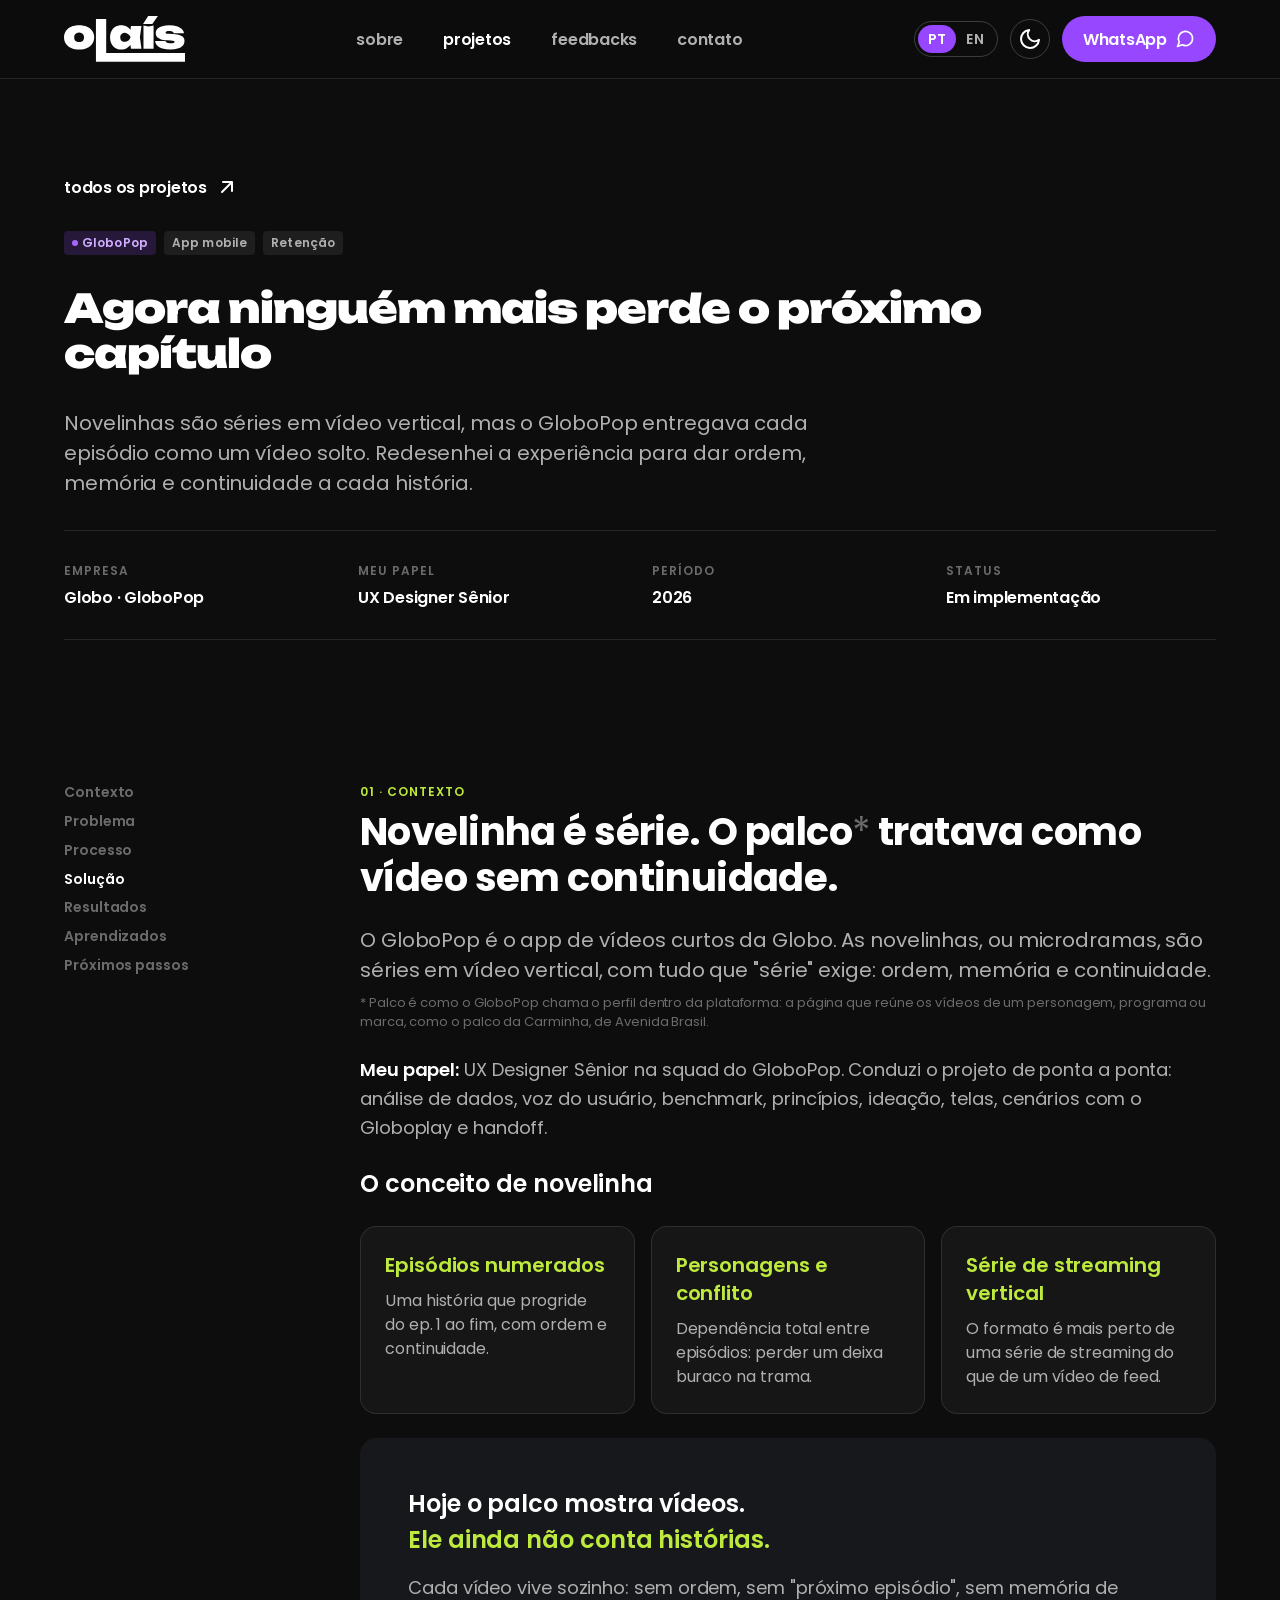
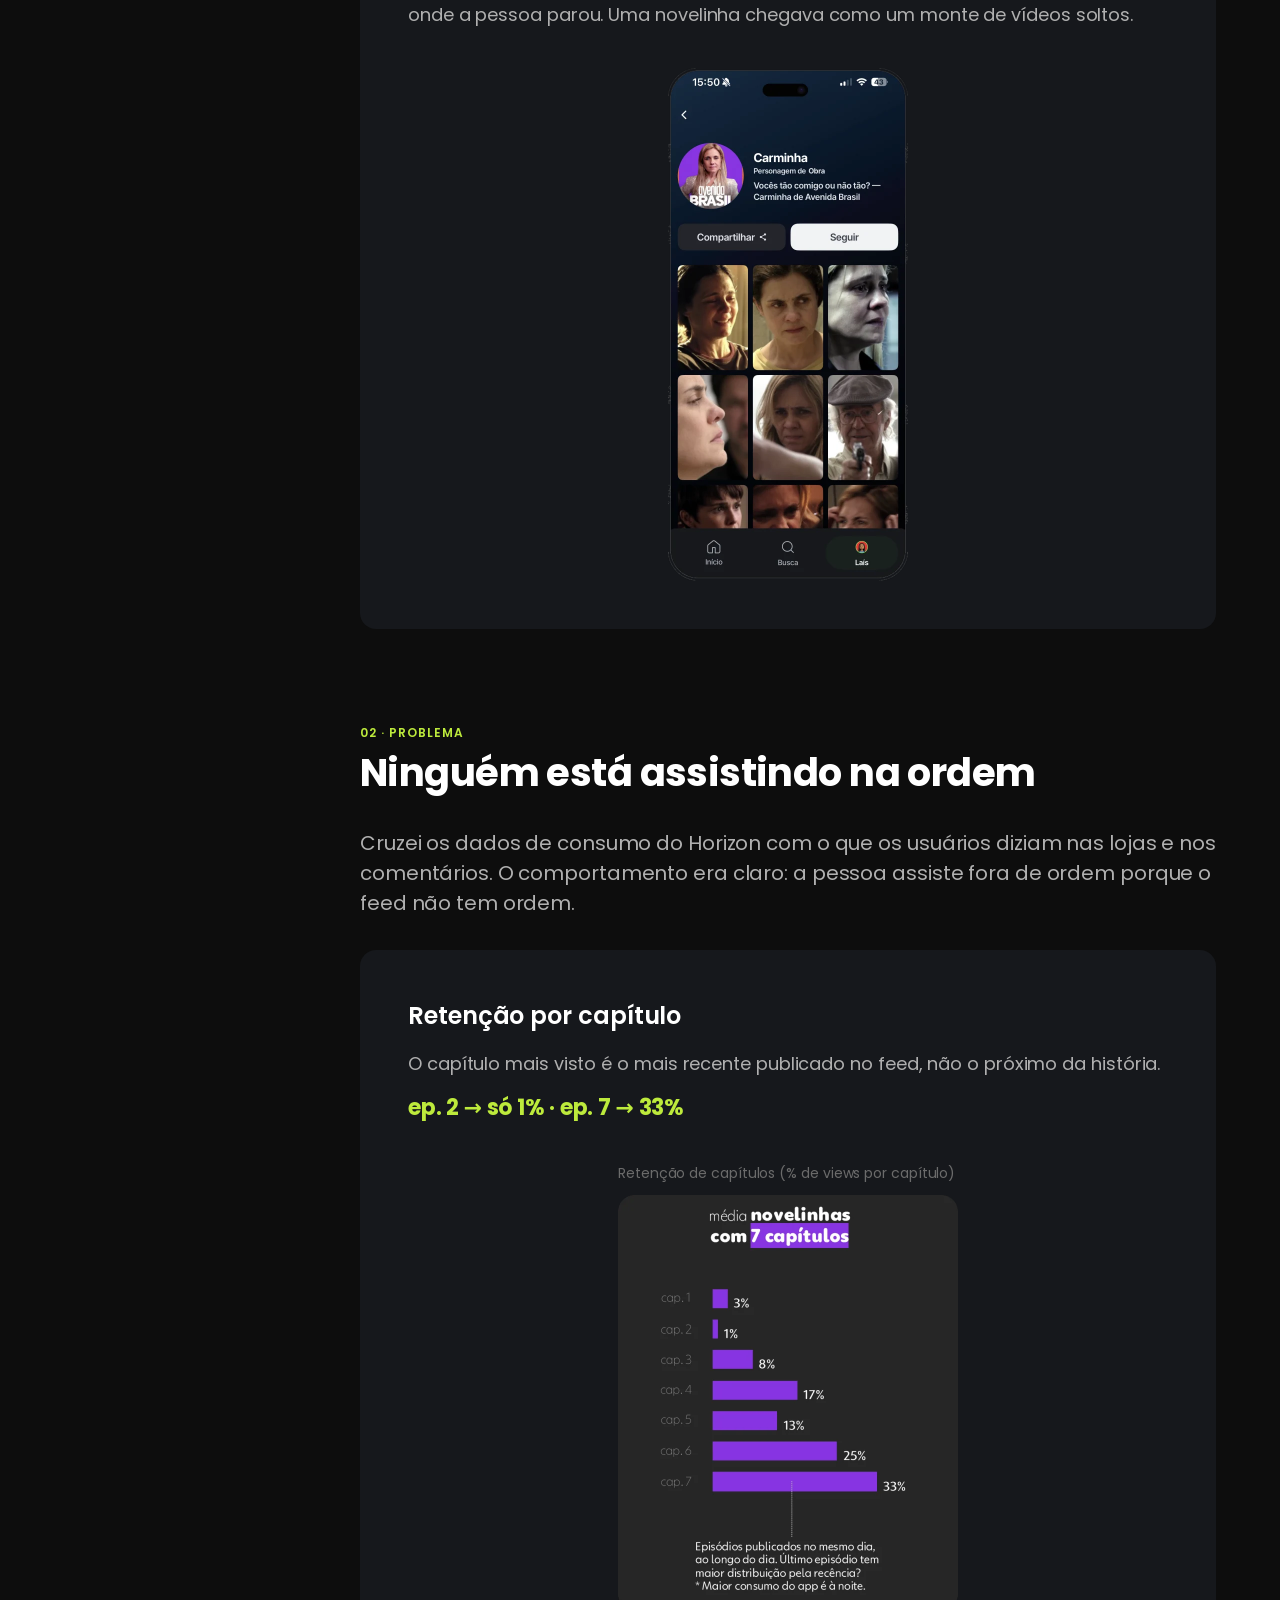
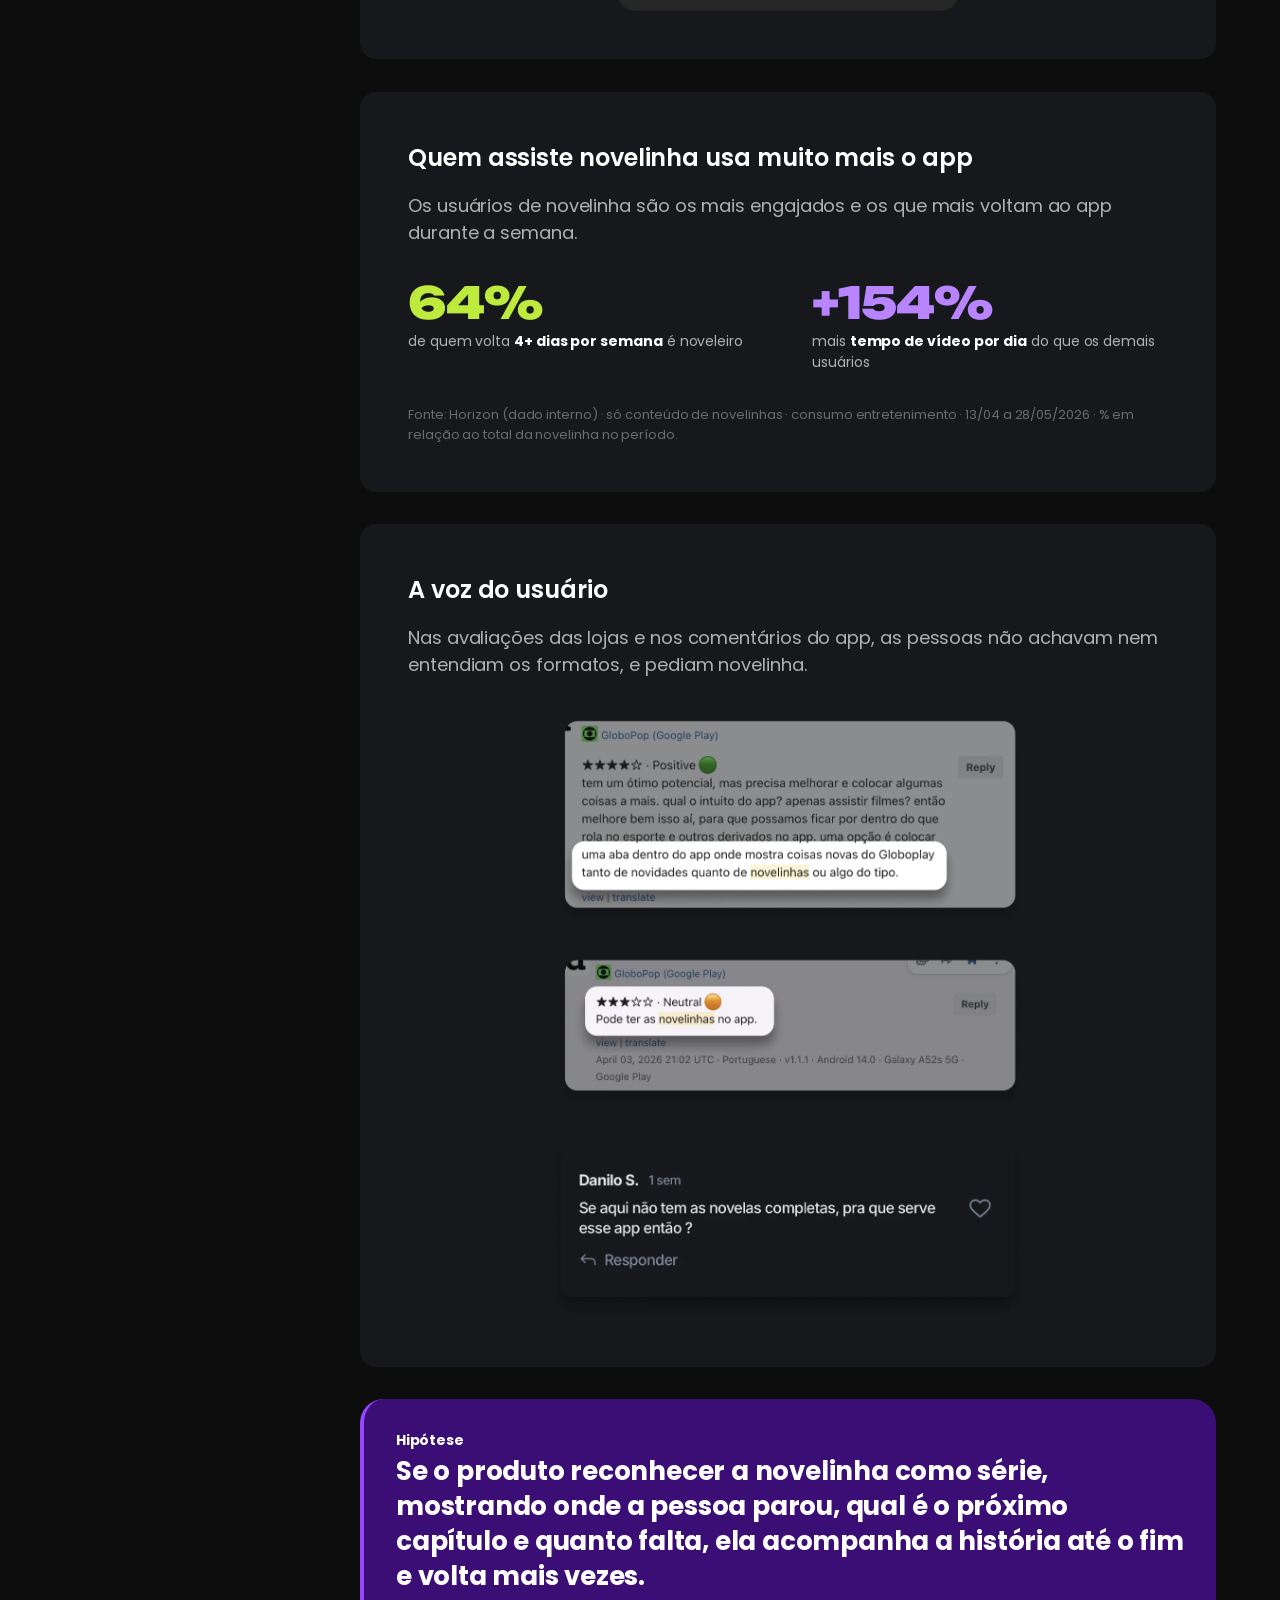
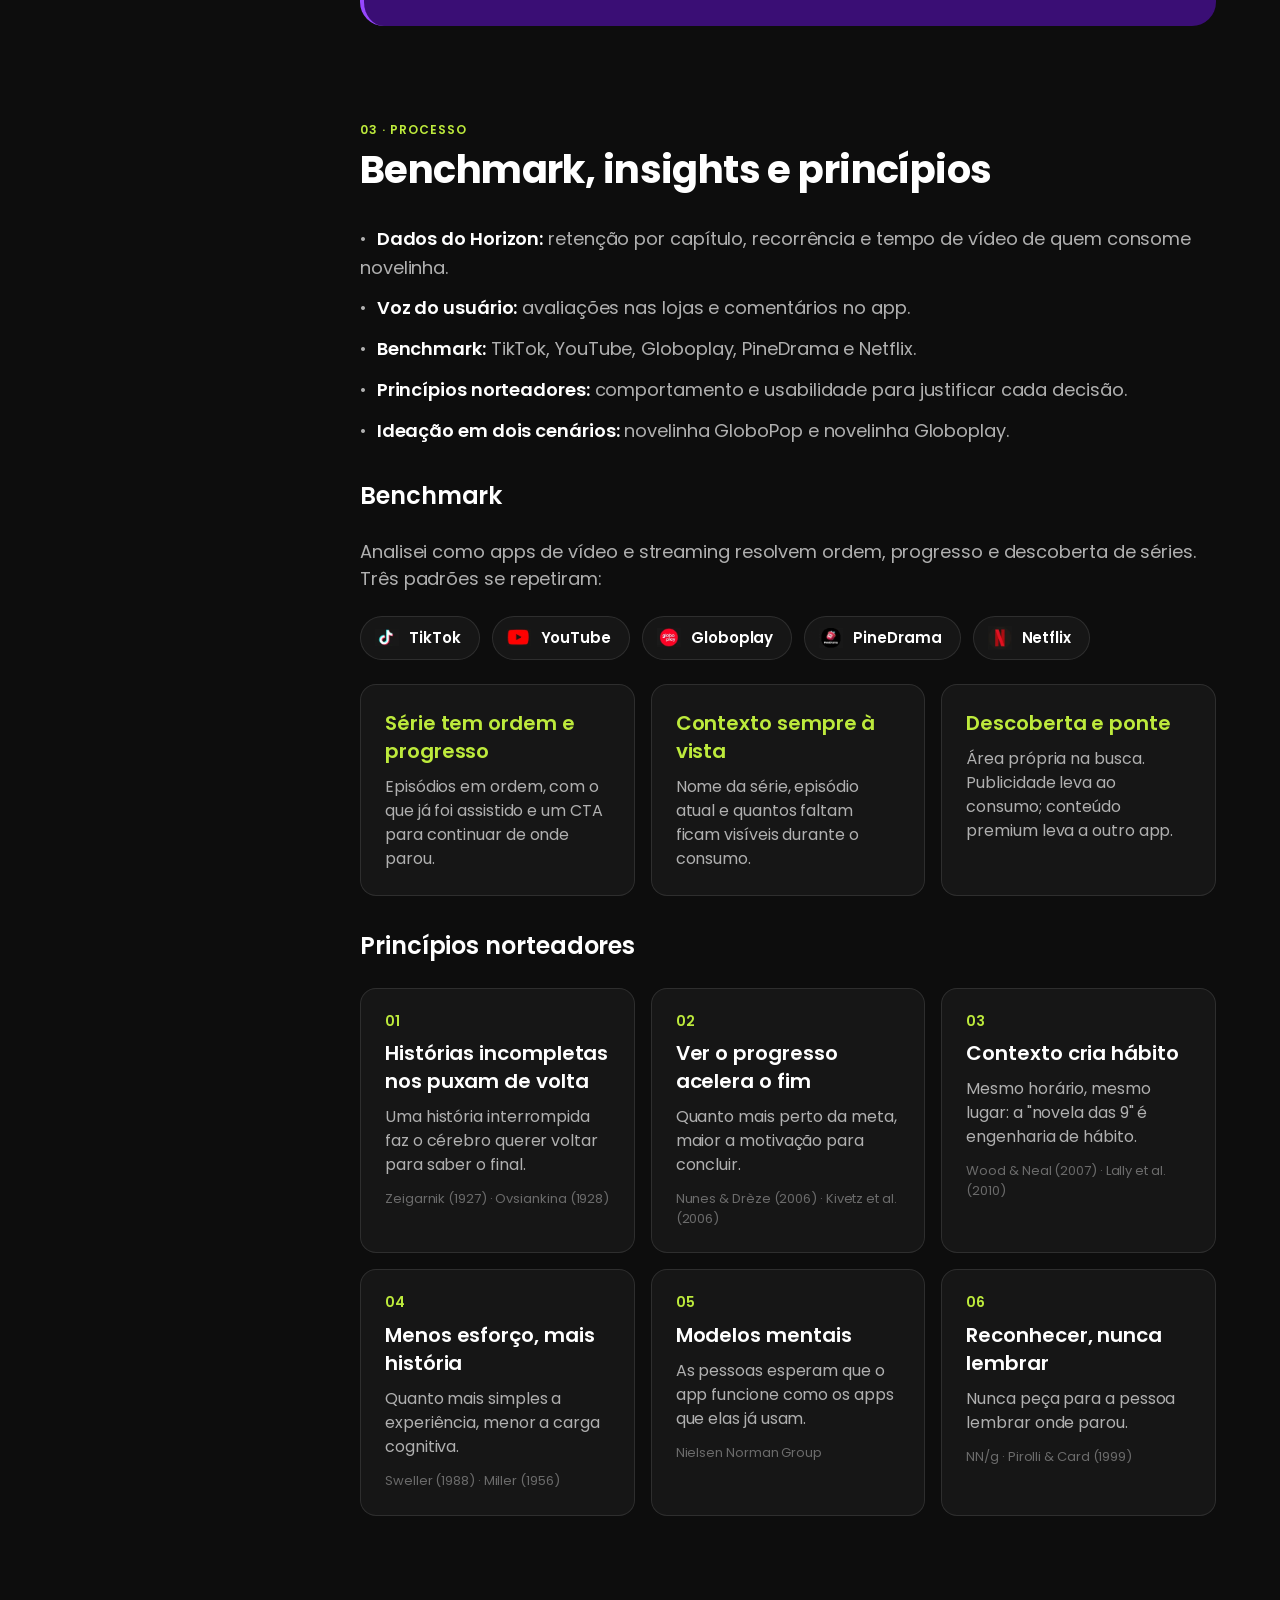
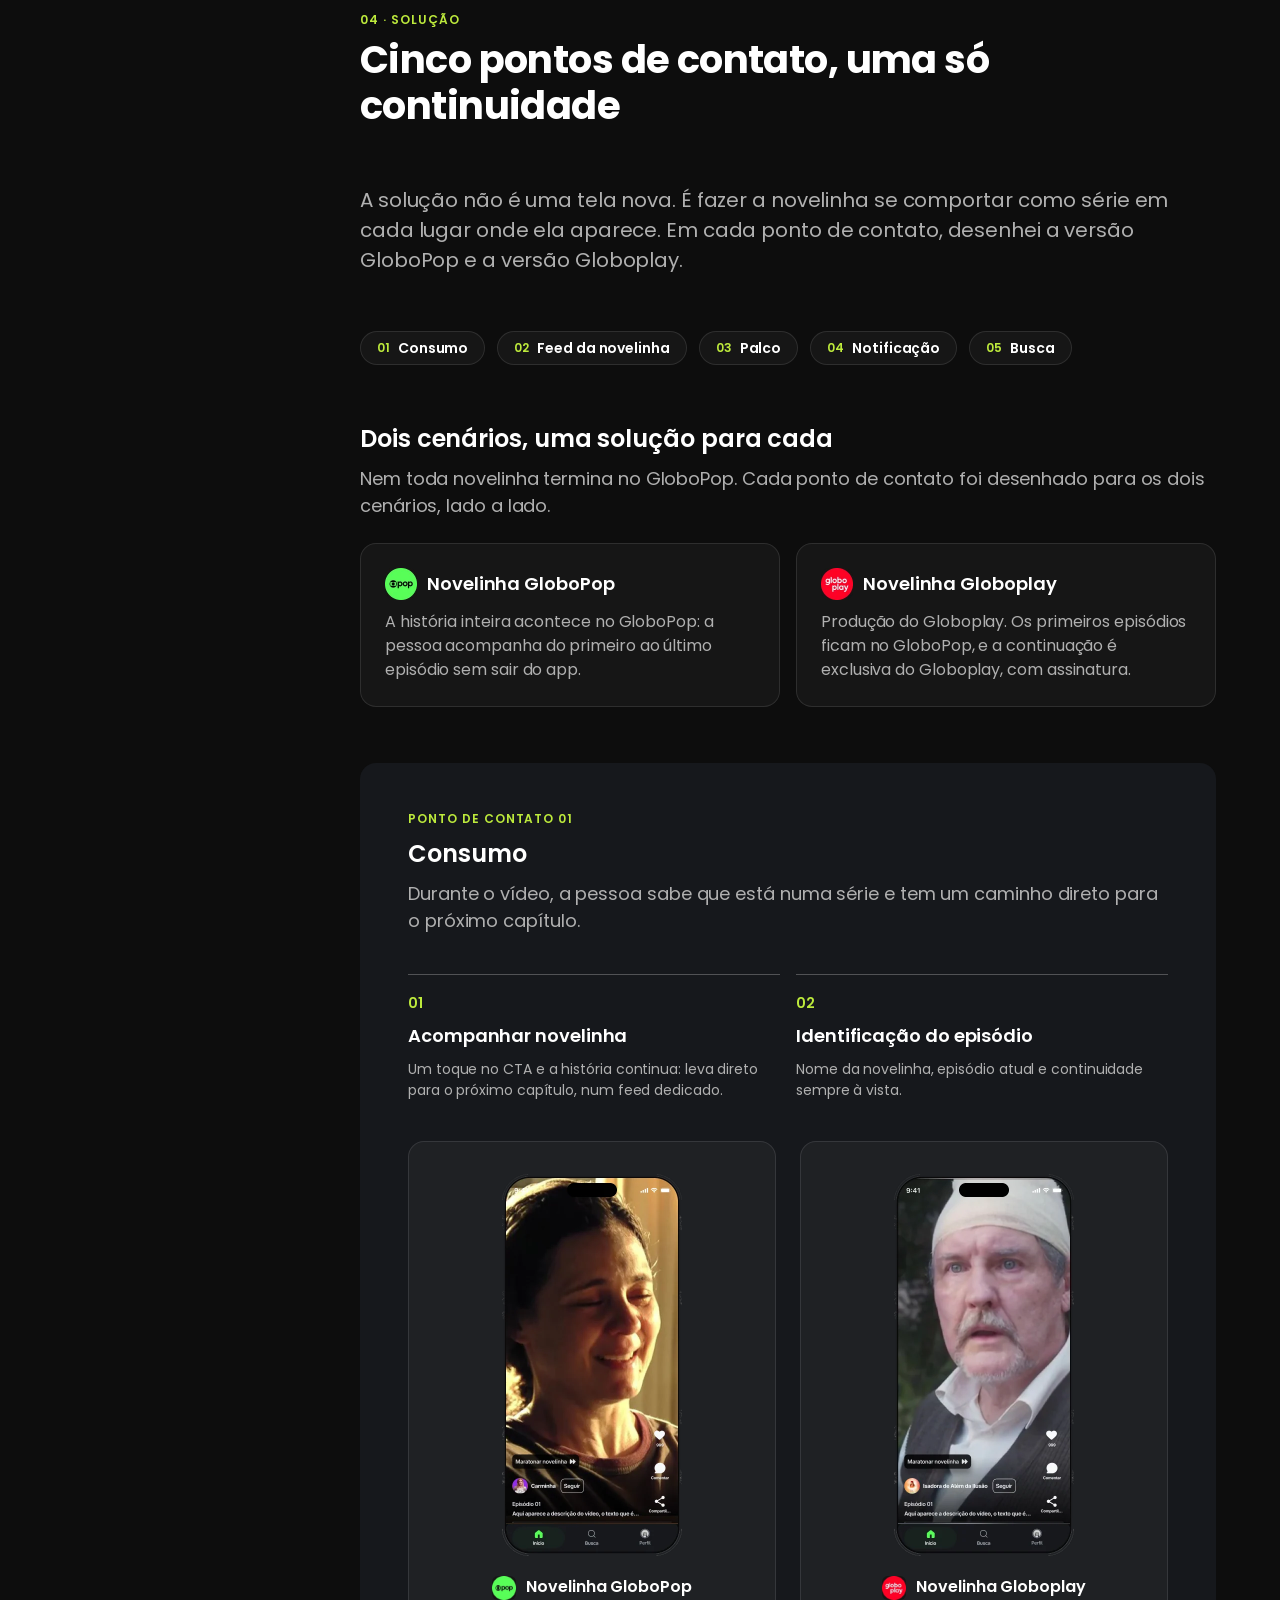
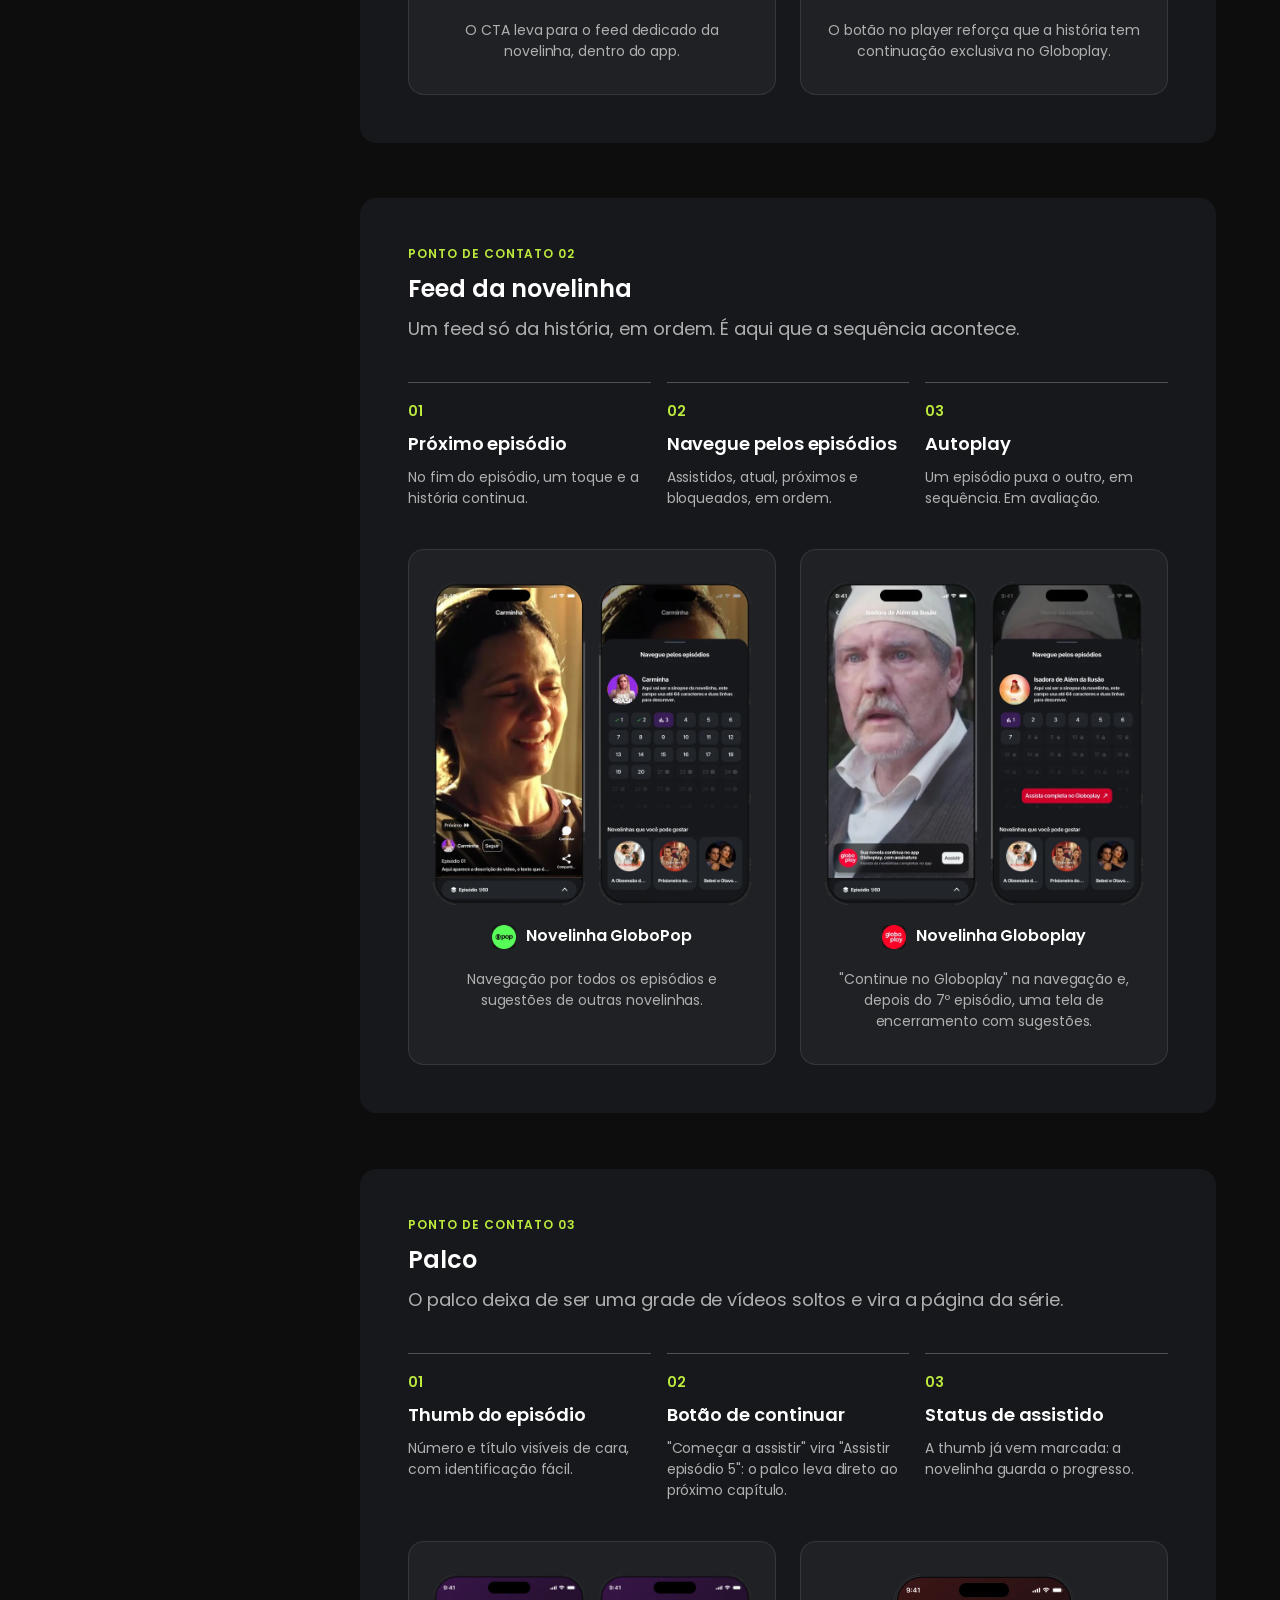
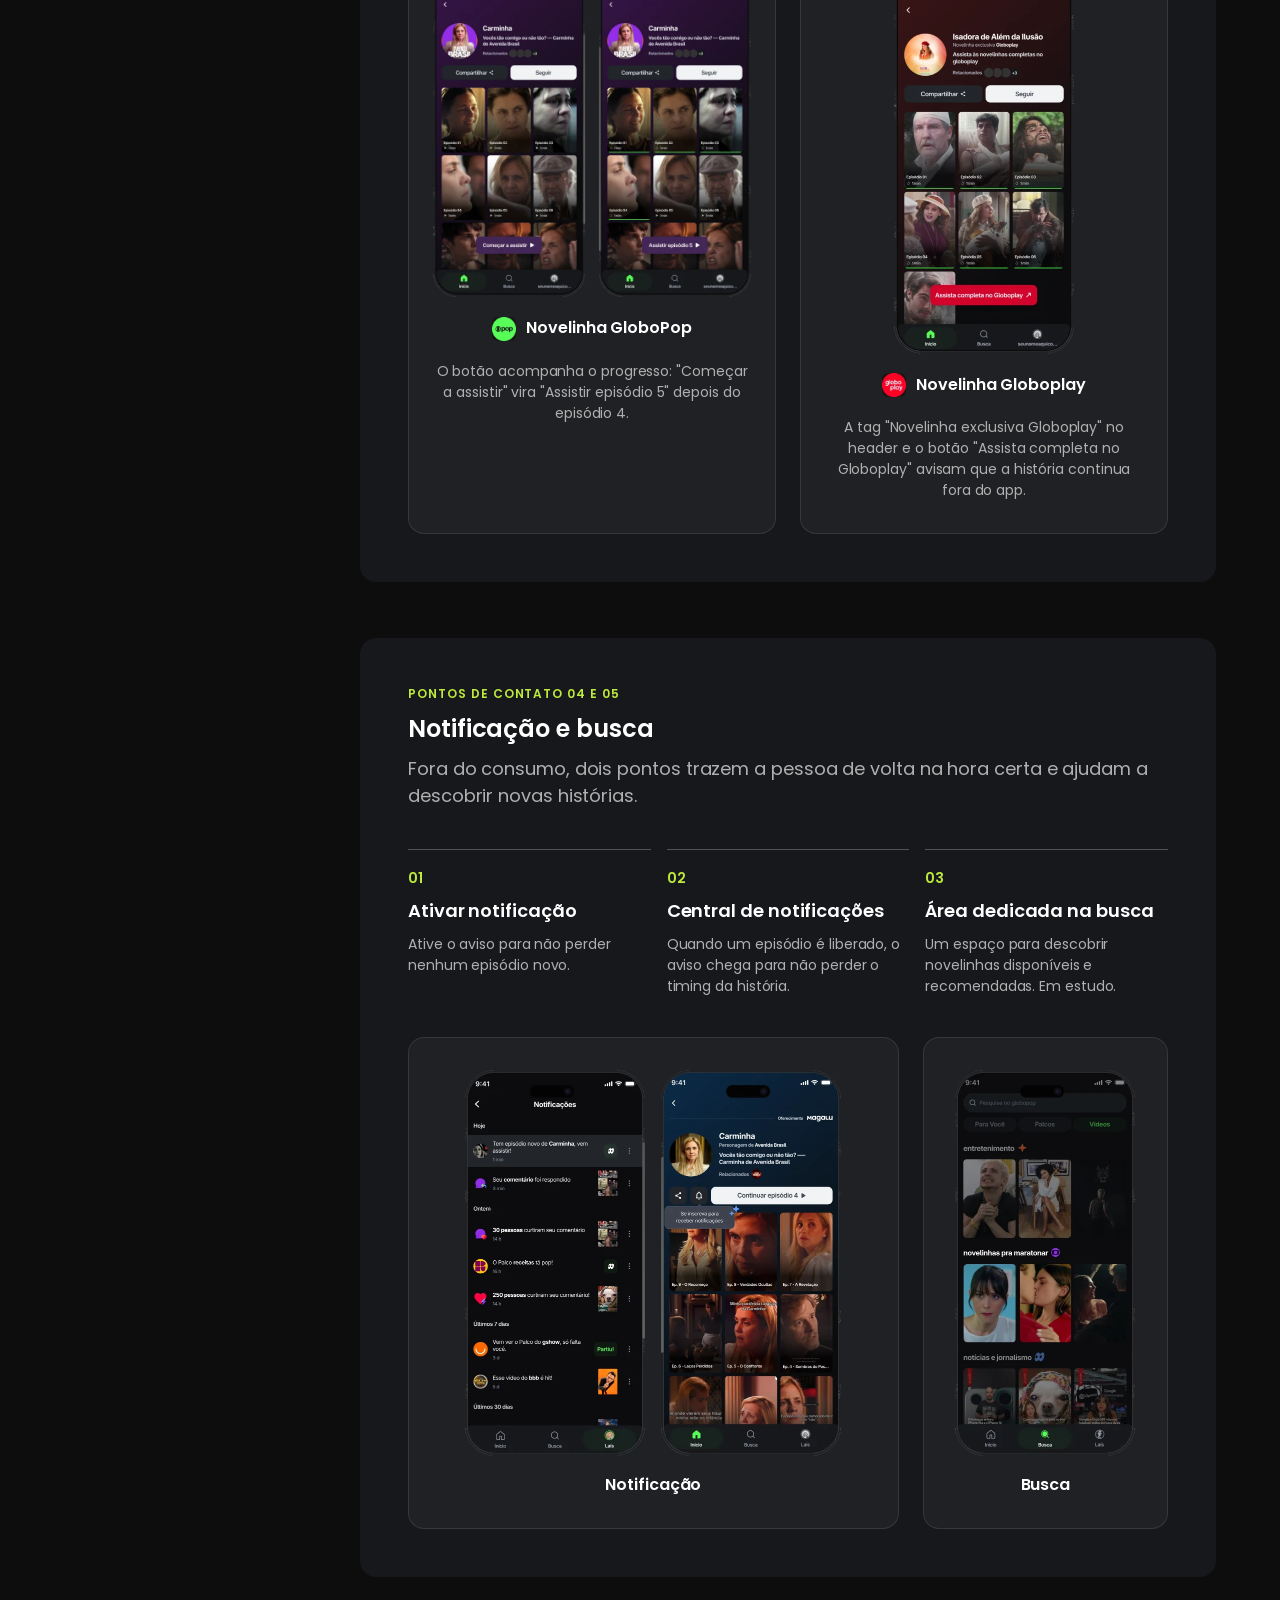
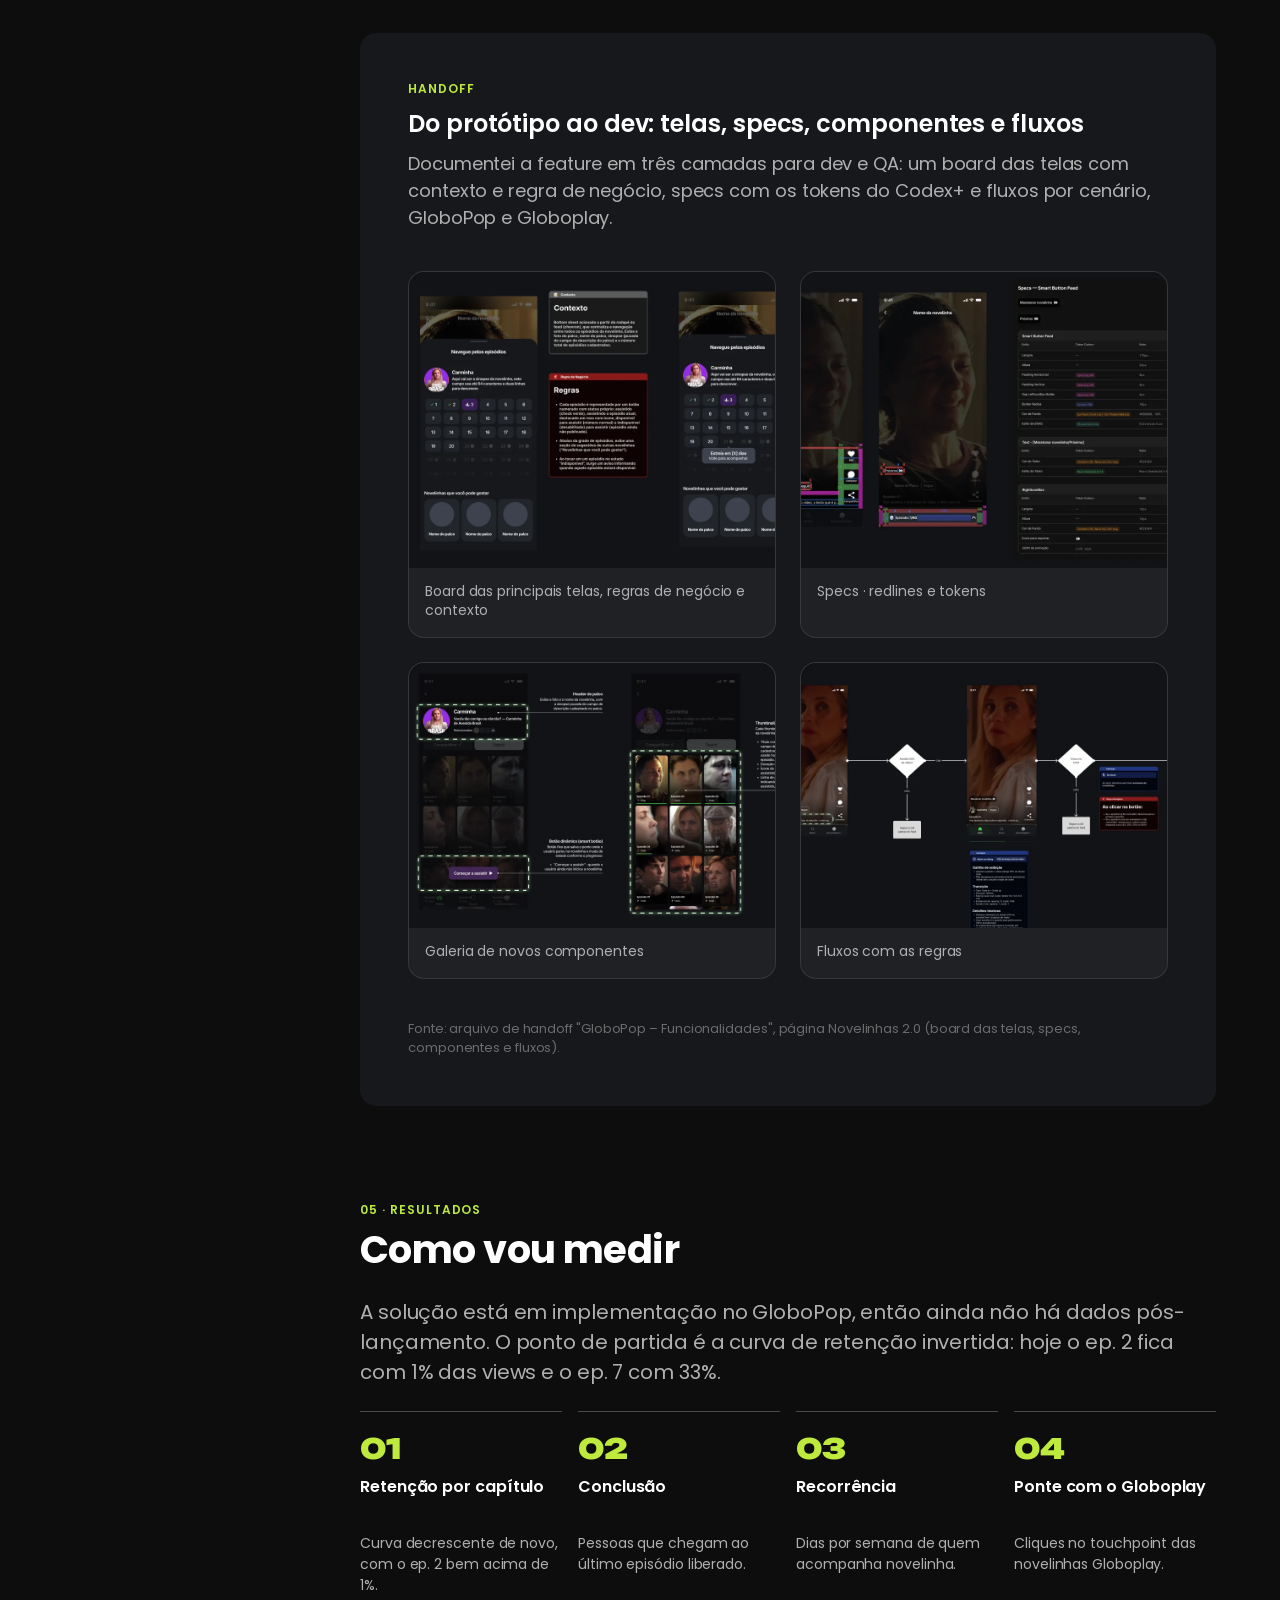
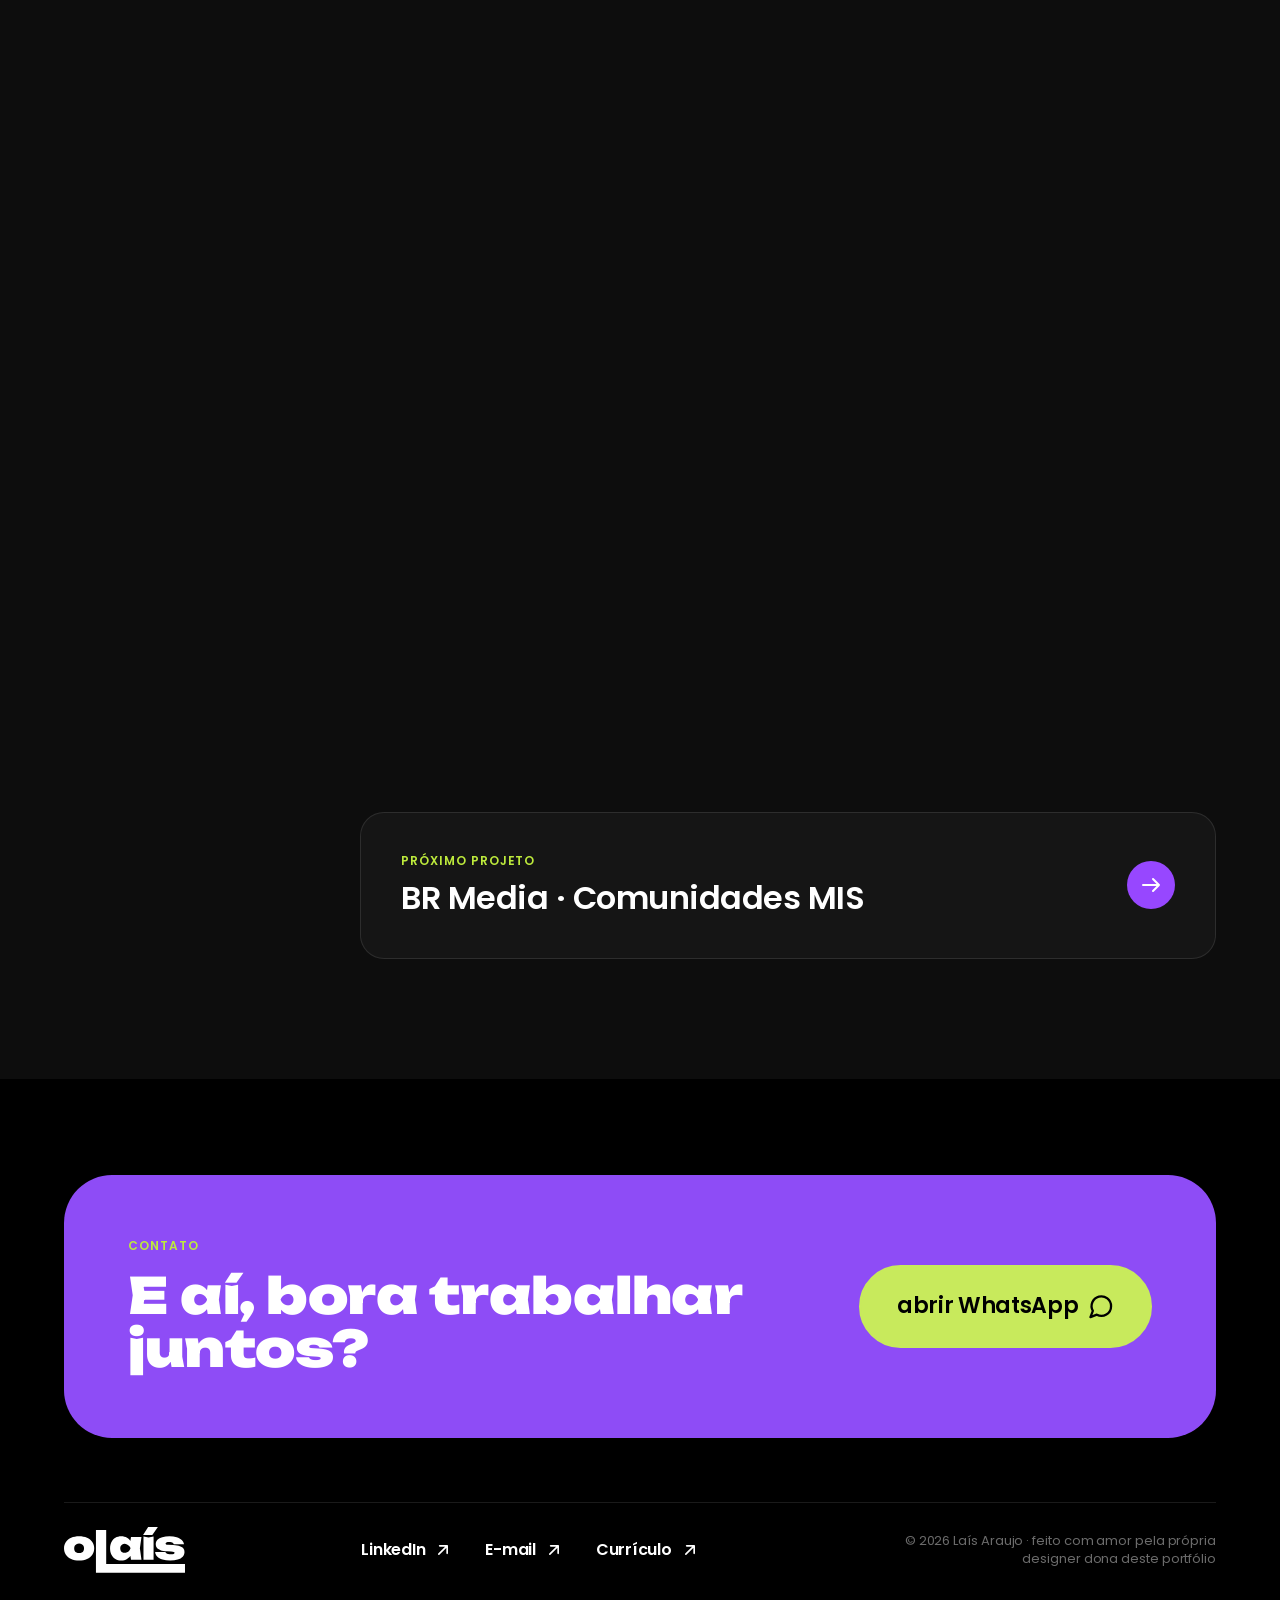
<file: projetos/globopop-novelinhas.html>
<!doctype html>
<html lang="pt-BR" data-title-en="GloboPop · Microdramas — Laís Araujo">
<head>
  <meta charset="utf-8">
  <meta name="viewport" content="width=device-width, initial-scale=1">
  <title>GloboPop · Novelinhas — Laís Araujo</title>
  <meta name="description" content="Estudo de caso: como transformar novelinhas em séries de verdade no GloboPop, com ordem, memória e continuidade em cada ponto de contato.">
  <meta name="theme-color" content="#0D0D0D">
  <link rel="icon" href="../assets/favicon.svg?v=2" type="image/svg+xml">
  <link rel="icon" href="../assets/favicon-32.png?v=2" sizes="32x32" type="image/png">
  <link rel="apple-touch-icon" href="../assets/apple-touch-icon.png?v=2">
  <link rel="preconnect" href="https://fonts.googleapis.com">
  <link rel="preconnect" href="https://fonts.gstatic.com" crossorigin>
  <link href="https://fonts.googleapis.com/css2?family=Poppins:wght@400;600;700&family=Unbounded:wght@900&display=swap" rel="stylesheet">
  <link rel="stylesheet" href="../styles/tokens.css?v=73">
  <link rel="stylesheet" href="../styles/main.css?v=73">
  <link rel="stylesheet" href="../styles/motion.css?v=73">
  <link rel="stylesheet" href="../styles/case.css?v=17">
  <script>try{var t=localStorage.getItem('theme');if(t)document.documentElement.dataset.theme=t;if(localStorage.getItem('lang')==='en')document.documentElement.classList.add('lang-en')}catch(e){}</script>
</head>
<body>
  <!-- Ícones (antes em assets/icons.svg): ficam dentro da página para aparecerem também abrindo o arquivo direto -->
  <svg aria-hidden="true" style="position:absolute;width:0;height:0;overflow:hidden" xmlns="http://www.w3.org/2000/svg">
  <symbol id="arrow-up-right" viewBox="0 0 24 24"><path d="M7 17 17 7M8 7h9v9"/></symbol>
  <symbol id="arrow-right" viewBox="0 0 24 24"><path d="M4 12h16M14 6l6 6-6 6"/></symbol>
  <symbol id="arrow-down" viewBox="0 0 24 24"><path d="M12 4v16M6 14l6 6 6-6"/></symbol>
  <symbol id="mail" viewBox="0 0 24 24"><path d="M3 6h18v12H3zM3 6l9 7 9-7"/></symbol>
  <symbol id="sun" viewBox="0 0 24 24"><circle cx="12" cy="12" r="4"/><path d="M12 2v2M12 20v2M4.9 4.9l1.4 1.4M17.7 17.7l1.4 1.4M2 12h2M20 12h2M4.9 19.1l1.4-1.4M17.7 6.3l1.4-1.4"/></symbol>
  <symbol id="moon" viewBox="0 0 24 24"><path d="M21 12.8A9 9 0 1 1 11.2 3a7 7 0 0 0 9.8 9.8z"/></symbol>
  <symbol id="star" viewBox="0 0 34 34"><path d="M17 0c1.2 9.6 7.4 15.8 17 17-9.6 1.2-15.8 7.4-17 17-1.2-9.6-7.4-15.8-17-17C9.6 15.8 15.8 9.6 17 0z" stroke="none"/></symbol>
  <symbol id="chat" viewBox="0 0 24 24"><path d="M21 11.5a8.4 8.4 0 0 1-12.4 7.4L3 21l2.1-5.4A8.5 8.5 0 1 1 21 11.5z"/></symbol>
  <symbol id="file" viewBox="0 0 24 24"><path d="M14 3H7a2 2 0 0 0-2 2v14a2 2 0 0 0 2 2h10a2 2 0 0 0 2-2V8z"/><path d="M14 3v5h5M9 13h6M9 17h4"/></symbol>
  <symbol id="quote" viewBox="0 0 24 24"><path d="M10 7H6a2 2 0 0 0-2 2v3a2 2 0 0 0 2 2h3v1a3 3 0 0 1-3 3M20 7h-4a2 2 0 0 0-2 2v3a2 2 0 0 0 2 2h3v1a3 3 0 0 1-3 3"/></symbol>
  <symbol id="plus" viewBox="0 0 24 24"><path d="M12 5v14M5 12h14"/></symbol>
</svg>
  <a class="skip-link btn btn--primary" href="#conteudo">Pular para o conteúdo</a>
  <header class="site-header">
    <div class="container site-header__inner">
      <a href="../index.html" aria-label="olaís — início"><img class="logo" src="../assets/logo.svg" alt="" width="121" height="46"></a>
      <nav class="site-nav" aria-label="Principal">
        <a href="../index.html#sobre" data-i18n="nav.about">sobre</a>
        <a href="../index.html#projetos" aria-current="page" data-i18n="nav.projects">projetos</a>
        <a href="../index.html#feedbacks" data-i18n="nav.feedbacks">feedbacks</a>
        <a href="../index.html#contato" data-i18n="nav.contact">contato</a>
      </nav>
      <div class="site-header__actions">
        <div class="lang-switch" role="group" aria-label="Idioma / Language">
          <button type="button" data-lang="pt" aria-pressed="true" lang="pt-BR" aria-label="Português">PT</button>
          <button type="button" data-lang="en" aria-pressed="false" lang="en" aria-label="English">EN</button>
        </div>
        <button class="icon-btn theme-toggle" type="button" data-theme-toggle aria-label="Alternar tema">
          <svg class="icon icon-moon" aria-hidden="true"><use href="#moon"/></svg>
          <svg class="icon icon-sun" aria-hidden="true"><use href="#sun"/></svg>
        </button>
        <a class="btn btn--primary" href="https://wa.me/5511966239797" target="_blank" rel="noopener">WhatsApp <svg class="icon" aria-hidden="true"><use href="#chat"/></svg></a>
      </div>
    </div>
  </header>
  <nav class="menu-toggle" aria-label="Atalhos">
    <a href="../index.html#projetos" class="is-active"><span data-i18n="nav.projects">projetos</span> <svg class="icon" aria-hidden="true"><use href="#arrow-up-right"/></svg></a>
    <a href="../index.html#contato" data-i18n="nav.talk">fale comigo</a>
  </nav>
  <main id="conteudo">
    <div data-lang-block="pt">
      <div class="container cs">
      <header class="cs-hero">
      <a class="cs-back" href="../index.html#projetos">todos os projetos <svg class="icon" aria-hidden="true"><use href="#arrow-up-right"/></svg></a>
      <ul class="tag-list"><li class="tag tag--brand">GloboPop</li><li class="tag tag--outline">App mobile</li><li class="tag tag--outline">Retenção</li></ul>
      <h1 class="cs-title">Agora ninguém mais perde o próximo capítulo</h1>
      <p class="cs-lead">Novelinhas são séries em vídeo vertical, mas o GloboPop entregava cada episódio como um vídeo solto. Redesenhei a experiência para dar ordem, memória e continuidade a cada história.</p>
      <dl class="cs-meta"><div><dt>Empresa</dt><dd>Globo · GloboPop</dd></div><div><dt>Meu papel</dt><dd>UX Designer Sênior</dd></div><div><dt>Período</dt><dd>2026</dd></div><div><dt>Status</dt><dd>Em implementação</dd></div></dl>
      </header>
      <div class="cs-body">
      <ul class="case-toc" aria-label="Nesta página"><li><a href="#contexto">Contexto</a></li><li><a href="#problema">Problema</a></li><li><a href="#processo">Processo</a></li><li><a href="#solucao">Solução</a></li><li><a href="#resultados">Resultados</a></li><li><a href="#aprendizados">Aprendizados</a></li><li><a href="#proximos-passos">Próximos passos</a></li></ul>
      <div class="cs-sections">
      <section class="cs-section reveal" id="contexto"><header class="cs-head"><p class="cs-kicker">01 · Contexto</p><h2 class="h2">Novelinha é série. O palco<span class="cs-ast">*</span> tratava como vídeo sem continuidade.</h2></header><div class="cs-group cs-group--8"><p class="cs-text">O GloboPop é o app de vídeos curtos da Globo. As novelinhas, ou microdramas, são séries em vídeo vertical, com tudo que "série" exige: ordem, memória e continuidade.</p><p class="cs-note">* Palco é como o GloboPop chama o perfil dentro da plataforma: a página que reúne os vídeos de um personagem, programa ou marca, como o palco da Carminha, de Avenida Brasil.</p></div><p class="cs-text cs-text--m"><strong>Meu papel:</strong> UX Designer Sênior na squad do GloboPop. Conduzi o projeto de ponta a ponta: análise de dados, voz do usuário, benchmark, princípios, ideação, telas, cenários com o Globoplay e handoff.</p><div class="cs-group cs-group--24"><h3 class="cs-sub">O conceito de novelinha</h3><ul class="cs-tiles"><li class="cs-tile"><p class="cs-tile__title">Episódios numerados</p><p class="cs-tile__text">Uma história que progride do ep. 1 ao fim, com ordem e continuidade.</p></li><li class="cs-tile"><p class="cs-tile__title">Personagens e conflito</p><p class="cs-tile__text">Dependência total entre episódios: perder um deixa buraco na trama.</p></li><li class="cs-tile"><p class="cs-tile__title">Série de streaming vertical</p><p class="cs-tile__text">O formato é mais perto de uma série de streaming do que de um vídeo de feed.</p></li></ul></div><div class="cs-panel"><div class="cs-panel__row cs-panel__row--center"><div class="cs-group cs-group--16"><p class="cs-sub">Hoje o palco mostra vídeos.<br><span class="cs-accent">Ele ainda não conta histórias.</span></p><p class="cs-lead-m">Cada vídeo vive sozinho: sem ordem, sem "próximo episódio", sem memória de onde a pessoa parou. Uma novelinha chegava como um monte de vídeos soltos.</p></div><span class="cs-fig__item" style="--w:240px"><img data-cs-expand src="../images/projetos/novelinhas/palco-hoje.webp" alt="Palco da Carminha no GloboPop hoje: uma grade de vídeos sem ordem" loading="lazy"></span></div></div></section>
      <section class="cs-section cs-section--wide reveal" id="problema"><header class="cs-head"><p class="cs-kicker">02 · Problema</p><h2 class="h2">Ninguém está assistindo na ordem</h2></header><p class="cs-text">Cruzei os dados de consumo do Horizon com o que os usuários diziam nas lojas e nos comentários. O comportamento era claro: a pessoa assiste fora de ordem porque o feed não tem ordem.</p><div class="cs-panel"><div class="cs-panel__row cs-panel__row--center"><div class="cs-group cs-group--16"><h3 class="cs-sub">Retenção por capítulo</h3><p class="cs-lead-m">O capítulo mais visto é o mais recente publicado no feed, não o próximo da história.</p><p class="cs-stat-line">ep. 2 → só 1% · ep. 7 → 33%</p></div><figure class="cs-chart"><figcaption class="cs-caption">Retenção de capítulos (% de views por capítulo)</figcaption><span class="cs-fig__item" style="--w:340px"><img data-cs-expand src="../images/projetos/novelinhas/grafico-retencao.webp" alt="Gráfico de barras: em novelinhas com 7 capítulos, o cap. 1 tem 3% das views, o cap. 2 tem 1%, o 3 tem 8%, o 4 tem 17%, o 5 tem 13%, o 6 tem 25% e o 7 tem 33%" loading="lazy"></span></figure></div></div><div class="cs-panel"><div class="cs-group cs-group--16"><h3 class="cs-sub">Quem assiste novelinha usa muito mais o app</h3><p class="cs-lead-m">Os usuários de novelinha são os mais engajados e os que mais voltam ao app durante a semana.</p></div><div class="cs-metrics--2"><div class="cs-metric"><p class="cs-metric__value">64%</p><p class="cs-metric__label">de quem volta <strong>4+ dias por semana</strong> é noveleiro</p></div><div class="cs-metric"><p class="cs-metric__value cs-metric__value--brand">+154%</p><p class="cs-metric__label">mais <strong>tempo de vídeo por dia</strong> do que os demais usuários</p></div></div><p class="cs-note">Fonte: Horizon (dado interno) · só conteúdo de novelinhas · consumo entretenimento · 13/04 a 28/05/2026 · % em relação ao total da novelinha no período.</p></div><div class="cs-panel"><div class="cs-panel__row cs-panel__row--center"><div class="cs-group cs-group--16"><h3 class="cs-sub">A voz do usuário</h3><p class="cs-lead-m">Nas avaliações das lojas e nos comentários do app, as pessoas não achavam nem entendiam os formatos, e pediam novelinha.</p></div><span class="cs-fig__item" style="--w:480px"><img data-cs-expand src="../images/projetos/novelinhas/voz-usuario.webp" alt="Avaliações da Google Play e comentário no app pedindo novelinhas: uma aba com novidades do Globoplay, novelinhas no app e novelas completas" loading="lazy"></span></div></div><p class="cs-highlight cs-highlight--lg"><span class="cs-highlight__label">Hipótese</span>Se o produto reconhecer a novelinha como série, mostrando onde a pessoa parou, qual é o próximo capítulo e quanto falta, ela acompanha a história até o fim e volta mais vezes.</p></section>
      <section class="cs-section cs-section--wide reveal" id="processo"><header class="cs-head"><p class="cs-kicker">03 · Processo</p><h2 class="h2">Benchmark, insights e princípios</h2></header><ul class="cs-list cs-text--m"><li><strong>Dados do Horizon:</strong> retenção por capítulo, recorrência e tempo de vídeo de quem consome novelinha.</li><li><strong>Voz do usuário:</strong> avaliações nas lojas e comentários no app.</li><li><strong>Benchmark:</strong> TikTok, YouTube, Globoplay, PineDrama e Netflix.</li><li><strong>Princípios norteadores:</strong> comportamento e usabilidade para justificar cada decisão.</li><li><strong>Ideação em dois cenários:</strong> novelinha GloboPop e novelinha Globoplay.</li></ul><div class="cs-group cs-group--24"><h3 class="cs-sub">Benchmark</h3><p class="cs-lead-m">Analisei como apps de vídeo e streaming resolvem ordem, progresso e descoberta de séries. Três padrões se repetiram:</p><ul class="cs-pills"><li><img src="../images/projetos/novelinhas/logo-tiktok.webp" alt="" width="24" height="24">TikTok</li><li><img src="../images/projetos/novelinhas/logo-youtube.webp" alt="" width="24" height="24">YouTube</li><li><img src="../images/projetos/novelinhas/logo-globoplay-bench.webp" alt="" width="24" height="24">Globoplay</li><li><img src="../images/projetos/novelinhas/logo-pinedrama.webp" alt="" width="24" height="24">PineDrama</li><li><img src="../images/projetos/novelinhas/logo-netflix.webp" alt="" width="24" height="24">Netflix</li></ul><ul class="cs-tiles"><li class="cs-tile"><p class="cs-tile__title">Série tem ordem e progresso</p><p class="cs-tile__text">Episódios em ordem, com o que já foi assistido e um CTA para continuar de onde parou.</p></li><li class="cs-tile"><p class="cs-tile__title">Contexto sempre à vista</p><p class="cs-tile__text">Nome da série, episódio atual e quantos faltam ficam visíveis durante o consumo.</p></li><li class="cs-tile"><p class="cs-tile__title">Descoberta e ponte</p><p class="cs-tile__text">Área própria na busca. Publicidade leva ao consumo; conteúdo premium leva a outro app.</p></li></ul></div><div class="cs-group cs-group--24"><h3 class="cs-sub">Princípios norteadores</h3><ul class="cs-tiles cs-tiles--principles"><li class="cs-tile"><p class="cs-tile__n">01</p><p class="cs-tile__title">Histórias incompletas nos puxam de volta</p><p class="cs-tile__text">Uma história interrompida faz o cérebro querer voltar para saber o final.</p><p class="cs-bar__ref">Zeigarnik (1927) · Ovsiankina (1928)</p></li><li class="cs-tile"><p class="cs-tile__n">02</p><p class="cs-tile__title">Ver o progresso acelera o fim</p><p class="cs-tile__text">Quanto mais perto da meta, maior a motivação para concluir.</p><p class="cs-bar__ref">Nunes &amp; Drèze (2006) · Kivetz et al. (2006)</p></li><li class="cs-tile"><p class="cs-tile__n">03</p><p class="cs-tile__title">Contexto cria hábito</p><p class="cs-tile__text">Mesmo horário, mesmo lugar: a "novela das 9" é engenharia de hábito.</p><p class="cs-bar__ref">Wood &amp; Neal (2007) · Lally et al. (2010)</p></li><li class="cs-tile"><p class="cs-tile__n">04</p><p class="cs-tile__title">Menos esforço, mais história</p><p class="cs-tile__text">Quanto mais simples a experiência, menor a carga cognitiva.</p><p class="cs-bar__ref">Sweller (1988) · Miller (1956)</p></li><li class="cs-tile"><p class="cs-tile__n">05</p><p class="cs-tile__title">Modelos mentais</p><p class="cs-tile__text">As pessoas esperam que o app funcione como os apps que elas já usam.</p><p class="cs-bar__ref">Nielsen Norman Group</p></li><li class="cs-tile"><p class="cs-tile__n">06</p><p class="cs-tile__title">Reconhecer, nunca lembrar</p><p class="cs-tile__text">Nunca peça para a pessoa lembrar onde parou.</p><p class="cs-bar__ref">NN/g · Pirolli &amp; Card (1999)</p></li></ul></div></section>
      <section class="cs-section cs-section--xl reveal" id="solucao"><header class="cs-head"><p class="cs-kicker">04 · Solução</p><h2 class="h2">Cinco pontos de contato, uma só continuidade</h2></header><p class="cs-text">A solução não é uma tela nova. É fazer a novelinha se comportar como série em cada lugar onde ela aparece. Em cada ponto de contato, desenhei a versão GloboPop e a versão Globoplay.</p><ol class="cs-pills cs-pills--steps"><li><span>01</span>Consumo</li><li><span>02</span>Feed da novelinha</li><li><span>03</span>Palco</li><li><span>04</span>Notificação</li><li><span>05</span>Busca</li></ol><div class="cs-group cs-group--24"><div class="cs-group cs-group--8"><h3 class="cs-sub">Dois cenários, uma solução para cada</h3><p class="cs-lead-m">Nem toda novelinha termina no GloboPop. Cada ponto de contato foi desenhado para os dois cenários, lado a lado.</p></div><ul class="cs-tiles cs-tiles--2"><li class="cs-tile"><p class="cs-legend"><img src="../images/projetos/novelinhas/logo-globopop.webp" alt="" width="24" height="24">Novelinha GloboPop</p><p class="cs-tile__text">A história inteira acontece no GloboPop: a pessoa acompanha do primeiro ao último episódio sem sair do app.</p></li><li class="cs-tile"><p class="cs-legend"><img src="../images/projetos/novelinhas/logo-globoplay.webp" alt="" width="24" height="24">Novelinha Globoplay</p><p class="cs-tile__text">Produção do Globoplay. Os primeiros episódios ficam no GloboPop, e a continuação é exclusiva do Globoplay, com assinatura.</p></li></ul></div><div class="cs-panel cs-touch"><div class="cs-group cs-group--8"><p class="cs-kicker">Ponto de contato 01</p><h3 class="cs-sub">Consumo</h3><p class="cs-lead-m">Durante o vídeo, a pessoa sabe que está numa série e tem um caminho direto para o próximo capítulo.</p></div><ol class="cs-cols cs-cols--2"><li><p class="cs-cols__n cs-cols__n--s">01</p><p class="cs-cols__title">Acompanhar novelinha</p><p class="cs-cols__text">Um toque no CTA e a história continua: leva direto para o próximo capítulo, num feed dedicado.</p></li><li><p class="cs-cols__n cs-cols__n--s">02</p><p class="cs-cols__title">Identificação do episódio</p><p class="cs-cols__text">Nome da novelinha, episódio atual e continuidade sempre à vista.</p></li></ol><ul class="cs-compare"><li class="cs-compare__card"><div class="cs-compare__shots"><span class="cs-fig__item" style="--w:180px"><img data-cs-expand src="../images/projetos/novelinhas/consumo-globopop.webp" alt="Tela de consumo da novelinha GloboPop com o botão Maratonar novelinha" loading="lazy"></span></div><p class="cs-legend"><img src="../images/projetos/novelinhas/logo-globopop.webp" alt="" width="24" height="24">Novelinha GloboPop</p><p class="cs-compare__text">O CTA leva para o feed dedicado da novelinha, dentro do app.</p></li><li class="cs-compare__card"><div class="cs-compare__shots"><span class="cs-fig__item" style="--w:180px"><img data-cs-expand src="../images/projetos/novelinhas/consumo-globoplay.webp" alt="Tela de consumo da novelinha Globoplay com o botão Maratonar novelinha" loading="lazy"></span></div><p class="cs-legend"><img src="../images/projetos/novelinhas/logo-globoplay.webp" alt="" width="24" height="24">Novelinha Globoplay</p><p class="cs-compare__text">O botão no player reforça que a história tem continuação exclusiva no Globoplay.</p></li></ul></div><div class="cs-panel cs-touch"><div class="cs-group cs-group--8"><p class="cs-kicker">Ponto de contato 02</p><h3 class="cs-sub">Feed da novelinha</h3><p class="cs-lead-m">Um feed só da história, em ordem. É aqui que a sequência acontece.</p></div><ol class="cs-cols cs-cols--3"><li><p class="cs-cols__n cs-cols__n--s">01</p><p class="cs-cols__title">Próximo episódio</p><p class="cs-cols__text">No fim do episódio, um toque e a história continua.</p></li><li><p class="cs-cols__n cs-cols__n--s">02</p><p class="cs-cols__title">Navegue pelos episódios</p><p class="cs-cols__text">Assistidos, atual, próximos e bloqueados, em ordem.</p></li><li><p class="cs-cols__n cs-cols__n--s">03</p><p class="cs-cols__title">Autoplay</p><p class="cs-cols__text">Um episódio puxa o outro, em sequência. Em avaliação.</p></li></ol><ul class="cs-compare"><li class="cs-compare__card"><div class="cs-compare__shots"><span class="cs-fig__item" style="--w:376px"><img data-cs-expand src="../images/projetos/novelinhas/feed-globopop.webp" alt="Feed da novelinha GloboPop e a gaveta Navegue pelos episódios" loading="lazy"></span></div><p class="cs-legend"><img src="../images/projetos/novelinhas/logo-globopop.webp" alt="" width="24" height="24">Novelinha GloboPop</p><p class="cs-compare__text">Navegação por todos os episódios e sugestões de outras novelinhas.</p></li><li class="cs-compare__card"><div class="cs-compare__shots"><span class="cs-fig__item" style="--w:376px"><img data-cs-expand src="../images/projetos/novelinhas/feed-globoplay.webp" alt="Feed da novelinha Globoplay com o aviso de continuação no Globoplay" loading="lazy"></span></div><p class="cs-legend"><img src="../images/projetos/novelinhas/logo-globoplay.webp" alt="" width="24" height="24">Novelinha Globoplay</p><p class="cs-compare__text">"Continue no Globoplay" na navegação e, depois do 7º episódio, uma tela de encerramento com sugestões.</p></li></ul></div><div class="cs-panel cs-touch"><div class="cs-group cs-group--8"><p class="cs-kicker">Ponto de contato 03</p><h3 class="cs-sub">Palco</h3><p class="cs-lead-m">O palco deixa de ser uma grade de vídeos soltos e vira a página da série.</p></div><ol class="cs-cols cs-cols--3"><li><p class="cs-cols__n cs-cols__n--s">01</p><p class="cs-cols__title">Thumb do episódio</p><p class="cs-cols__text">Número e título visíveis de cara, com identificação fácil.</p></li><li><p class="cs-cols__n cs-cols__n--s">02</p><p class="cs-cols__title">Botão de continuar</p><p class="cs-cols__text">"Começar a assistir" vira "Assistir episódio 5": o palco leva direto ao próximo capítulo.</p></li><li><p class="cs-cols__n cs-cols__n--s">03</p><p class="cs-cols__title">Status de assistido</p><p class="cs-cols__text">A thumb já vem marcada: a novelinha guarda o progresso.</p></li></ol><ul class="cs-compare"><li class="cs-compare__card"><div class="cs-compare__shots"><span class="cs-fig__item" style="--w:376px"><img data-cs-expand src="../images/projetos/novelinhas/palco-globopop.webp" alt="Palco da novelinha GloboPop antes e depois de assistir: o botão muda para Assistir episódio 5" loading="lazy"></span></div><p class="cs-legend"><img src="../images/projetos/novelinhas/logo-globopop.webp" alt="" width="24" height="24">Novelinha GloboPop</p><p class="cs-compare__text">O botão acompanha o progresso: "Começar a assistir" vira "Assistir episódio 5" depois do episódio 4.</p></li><li class="cs-compare__card"><div class="cs-compare__shots"><span class="cs-fig__item" style="--w:180px"><img data-cs-expand src="../images/projetos/novelinhas/palco-globoplay.webp" alt="Palco da novelinha Globoplay com a tag Novelinha exclusiva Globoplay" loading="lazy"></span></div><p class="cs-legend"><img src="../images/projetos/novelinhas/logo-globoplay.webp" alt="" width="24" height="24">Novelinha Globoplay</p><p class="cs-compare__text">A tag "Novelinha exclusiva Globoplay" no header e o botão "Assista completa no Globoplay" avisam que a história continua fora do app.</p></li></ul></div><div class="cs-panel cs-touch"><div class="cs-group cs-group--8"><p class="cs-kicker">Pontos de contato 04 e 05</p><h3 class="cs-sub">Notificação e busca</h3><p class="cs-lead-m">Fora do consumo, dois pontos trazem a pessoa de volta na hora certa e ajudam a descobrir novas histórias.</p></div><ol class="cs-cols cs-cols--3"><li><p class="cs-cols__n cs-cols__n--s">01</p><p class="cs-cols__title">Ativar notificação</p><p class="cs-cols__text">Ative o aviso para não perder nenhum episódio novo.</p></li><li><p class="cs-cols__n cs-cols__n--s">02</p><p class="cs-cols__title">Central de notificações</p><p class="cs-cols__text">Quando um episódio é liberado, o aviso chega para não perder o timing da história.</p></li><li><p class="cs-cols__n cs-cols__n--s">03</p><p class="cs-cols__title">Área dedicada na busca</p><p class="cs-cols__text">Um espaço para descobrir novelinhas disponíveis e recomendadas. Em estudo.</p></li></ol><ul class="cs-compare cs-compare--wide"><li class="cs-compare__card"><div class="cs-compare__shots"><span class="cs-fig__item" style="--w:376px"><img data-cs-expand src="../images/projetos/novelinhas/notificacao.webp" alt="Central de notificações com aviso de episódio novo e palco com o convite para ativar notificações" loading="lazy"></span></div><p class="cs-legend">Notificação</p></li><li class="cs-compare__card"><div class="cs-compare__shots"><span class="cs-fig__item" style="--w:180px"><img data-cs-expand src="../images/projetos/novelinhas/busca.webp" alt="Busca com a área Novelinhas pra maratonar" loading="lazy"></span></div><p class="cs-legend">Busca</p></li></ul></div><div class="cs-panel cs-touch"><div class="cs-group cs-group--8"><p class="cs-kicker">Handoff</p><h3 class="cs-sub">Do protótipo ao dev: telas, specs, componentes e fluxos</h3><p class="cs-lead-m">Documentei a feature em três camadas para dev e QA: um board das telas com contexto e regra de negócio, specs com os tokens do Codex+ e fluxos por cenário, GloboPop e Globoplay.</p></div><ul class="cs-handoff cs-handoff--tiles"><li class="cs-handoff__item"><img data-cs-expand src="../images/projetos/novelinhas/handoff-board.webp" alt="Handoff: Board das principais telas, regras de negócio e contexto" loading="lazy"><p class="cs-caption">Board das principais telas, regras de negócio e contexto</p></li><li class="cs-handoff__item"><img data-cs-expand src="../images/projetos/novelinhas/handoff-specs.webp" alt="Handoff: Specs · redlines e tokens" loading="lazy"><p class="cs-caption">Specs · redlines e tokens</p></li><li class="cs-handoff__item"><img data-cs-expand src="../images/projetos/novelinhas/handoff-componentes.webp" alt="Handoff: Galeria de novos componentes" loading="lazy"><p class="cs-caption">Galeria de novos componentes</p></li><li class="cs-handoff__item"><img data-cs-expand src="../images/projetos/novelinhas/handoff-fluxos.webp" alt="Handoff: Fluxos com as regras" loading="lazy"><p class="cs-caption">Fluxos com as regras</p></li></ul><p class="cs-note">Fonte: arquivo de handoff "GloboPop – Funcionalidades", página Novelinhas 2.0 (board das telas, specs, componentes e fluxos).</p></div></section>
      <section class="cs-section reveal" id="resultados"><header class="cs-head"><p class="cs-kicker">05 · Resultados</p><h2 class="h2">Como vou medir</h2></header><p class="cs-text">A solução está em implementação no GloboPop, então ainda não há dados pós-lançamento. O ponto de partida é a curva de retenção invertida: hoje o ep. 2 fica com 1% das views e o ep. 7 com 33%.</p><ol class="cs-cols cs-cols--4"><li><p class="cs-cols__n">01</p><p class="cs-cols__title">Retenção por capítulo</p><p class="cs-cols__text">Curva decrescente de novo, com o ep. 2 bem acima de 1%.</p></li><li><p class="cs-cols__n">02</p><p class="cs-cols__title">Conclusão</p><p class="cs-cols__text">Pessoas que chegam ao último episódio liberado.</p></li><li><p class="cs-cols__n">03</p><p class="cs-cols__title">Recorrência</p><p class="cs-cols__text">Dias por semana de quem acompanha novelinha.</p></li><li><p class="cs-cols__n">04</p><p class="cs-cols__title">Ponte com o Globoplay</p><p class="cs-cols__text">Cliques no touchpoint das novelinhas Globoplay.</p></li></ol></section>
      <section class="cs-section reveal" id="aprendizados"><header class="cs-head"><p class="cs-kicker">06 · Aprendizados</p><h2 class="h2">O que levo deste projeto</h2></header><ul class="cs-list cs-list--loose cs-text--m"><li><strong>O dado muda a pergunta.</strong> Sem o Horizon, eu teria desenhado um feed mais bonito. Com ele, o problema virou ordem e continuidade.</li><li><strong>Modelo mental vence novidade.</strong> A pessoa espera que uma série funcione como nas plataformas que ela já usa. Reconhecer, nunca lembrar.</li><li><strong>Dois apps, uma jornada.</strong> Desenhar o cenário Globoplay exigiu pensar onde a história termina para a pessoa, não onde termina o app.</li></ul></section>
      <section class="cs-section reveal" id="proximos-passos"><header class="cs-head"><p class="cs-kicker">07 · Próximos passos</p><h2 class="h2">Próximos passos</h2></header><ol class="cs-cols cs-cols--steps cs-cols--2"><li><p class="cs-cols__n cs-cols__n--s">01</p><p class="cs-cols__title">Acompanhar e medir</p><p class="cs-cols__text">Acompanhar a implementação e medir a retenção por capítulo, a conclusão e a recorrência.</p></li><li><p class="cs-cols__n cs-cols__n--s">02</p><p class="cs-cols__title">Evoluir notificação e busca</p><p class="cs-cols__text">Testar o aviso de episódio novo e evoluir a área dedicada de novelinhas na busca.</p></li></ol></section>
      <a class="next-case" href="mis-comunidades.html"><div><p class="overline">Próximo projeto</p><p class="h3">BR Media · Comunidades MIS</p></div><span class="icon-btn icon-btn--brand" aria-hidden="true"><svg class="icon"><use href="#arrow-right"/></svg></span></a>
      </div></div></div>
    </div>

    <div data-lang-block="en" lang="en" hidden>
      <div class="container cs">
      <header class="cs-hero">
      <a class="cs-back" href="../index.html#projetos">all projects <svg class="icon" aria-hidden="true"><use href="#arrow-up-right"/></svg></a>
      <ul class="tag-list"><li class="tag tag--brand">GloboPop</li><li class="tag tag--outline">Mobile app</li><li class="tag tag--outline">Retention</li></ul>
      <h1 class="cs-title">Now no one misses the next episode</h1>
      <p class="cs-lead">Novelinhas are vertical video series, but GloboPop delivered each episode as a standalone video. I redesigned the experience to give every story order, memory and continuity.</p>
      <dl class="cs-meta"><div><dt>Company</dt><dd>Globo · GloboPop</dd></div><div><dt>My role</dt><dd>Senior UX Designer</dd></div><div><dt>Period</dt><dd>2026</dd></div><div><dt>Status</dt><dd>Being built</dd></div></dl>
      </header>
      <div class="cs-body">
      <ul class="case-toc" aria-label="On this page"><li><a href="#contexto-en">Context</a></li><li><a href="#problema-en">Problem</a></li><li><a href="#processo-en">Process</a></li><li><a href="#solucao-en">Solution</a></li><li><a href="#resultados-en">Results</a></li><li><a href="#aprendizados-en">Learnings</a></li><li><a href="#proximos-passos-en">Next steps</a></li></ul>
      <div class="cs-sections">
      <section class="cs-section reveal" id="contexto-en"><header class="cs-head"><p class="cs-kicker">01 · Context</p><h2 class="h2">Microdramas are series. The palco<span class="cs-ast">*</span> treated them as videos with no continuity.</h2></header><div class="cs-group cs-group--8"><p class="cs-text">GloboPop is Globo’s short-video app. Novelinhas, or microdramas, are vertical video series, with everything a "series" needs: order, memory and continuity.</p><p class="cs-note">* Palco ("stage") is what GloboPop calls a profile on the platform: the page that gathers the videos of a character, show or brand, like the palco of Carminha, from the soap opera Avenida Brasil.</p></div><p class="cs-text cs-text--m"><strong>My role:</strong> Senior UX Designer on the GloboPop squad. I led the project end to end: data analysis, voice of the user, benchmark, principles, ideation, screens, Globoplay scenarios and handoff.</p><div class="cs-group cs-group--24"><h3 class="cs-sub">What a novelinha is</h3><ul class="cs-tiles"><li class="cs-tile"><p class="cs-tile__title">Numbered episodes</p><p class="cs-tile__text">A story that moves from ep. 1 to the end, with order and continuity.</p></li><li class="cs-tile"><p class="cs-tile__title">Characters and conflict</p><p class="cs-tile__text">Episodes fully depend on each other: missing one leaves a hole in the plot.</p></li><li class="cs-tile"><p class="cs-tile__title">Vertical streaming series</p><p class="cs-tile__text">The format is closer to a streaming series than to a feed video.</p></li></ul></div><div class="cs-panel"><div class="cs-panel__row cs-panel__row--center"><div class="cs-group cs-group--16"><p class="cs-sub">Today the palco shows videos.<br><span class="cs-accent">It does not tell stories yet.</span></p><p class="cs-lead-m">Each video lives on its own: no order, no "next episode", no memory of where the person stopped. A novelinha arrived as a pile of loose videos.</p></div><span class="cs-fig__item" style="--w:240px"><img data-cs-expand src="../images/projetos/novelinhas/palco-hoje.webp" alt="Carminha’s palco on GloboPop today: a grid of videos with no order" loading="lazy"></span></div></div></section>
      <section class="cs-section cs-section--wide reveal" id="problema-en"><header class="cs-head"><p class="cs-kicker">02 · Problem</p><h2 class="h2">No one is watching in order</h2></header><p class="cs-text">I crossed viewing data from Horizon with what users said in app store reviews and comments. The behavior was clear: people watch out of order because the feed has no order.</p><div class="cs-panel"><div class="cs-panel__row cs-panel__row--center"><div class="cs-group cs-group--16"><h3 class="cs-sub">Retention by episode</h3><p class="cs-lead-m">The most watched episode is the latest one published in the feed, not the next one in the story.</p><p class="cs-stat-line">ep. 2 → only 1% · ep. 7 → 33%</p></div><figure class="cs-chart"><figcaption class="cs-caption">Episode retention (% of views per episode)</figcaption><span class="cs-fig__item" style="--w:340px"><img data-cs-expand src="../images/projetos/novelinhas/grafico-retencao.webp" alt="Bar chart: in 7-episode novelinhas, ep. 1 gets 3% of views, ep. 2 gets 1%, ep. 3 gets 8%, ep. 4 gets 17%, ep. 5 gets 13%, ep. 6 gets 25% and ep. 7 gets 33%" loading="lazy"></span></figure></div></div><div class="cs-panel"><div class="cs-group cs-group--16"><h3 class="cs-sub">Novelinha viewers use the app much more</h3><p class="cs-lead-m">Novelinha viewers are the most engaged users and the ones who come back to the app most during the week.</p></div><div class="cs-metrics--2"><div class="cs-metric"><p class="cs-metric__value">64%</p><p class="cs-metric__label">of people who come back <strong>4+ days a week</strong> watch novelinhas</p></div><div class="cs-metric"><p class="cs-metric__value cs-metric__value--brand">+154%</p><p class="cs-metric__label">more <strong>video time per day</strong> than other users</p></div></div><p class="cs-note">Source: Horizon (internal data) · novelinha content only · entertainment viewing · Apr 13 to May 28, 2026 · % of the novelinha total in the period.</p></div><div class="cs-panel"><div class="cs-panel__row cs-panel__row--center"><div class="cs-group cs-group--16"><h3 class="cs-sub">The voice of the user</h3><p class="cs-lead-m">In app store reviews and in-app comments, people could not find or understand the formats, and asked for novelinhas.</p></div><span class="cs-fig__item" style="--w:480px"><img data-cs-expand src="../images/projetos/novelinhas/voz-usuario.webp" alt="Google Play reviews and an in-app comment asking for novelinhas: a tab with Globoplay news, novelinhas in the app and full soap operas" loading="lazy"></span></div></div><p class="cs-highlight cs-highlight--lg"><span class="cs-highlight__label">Hypothesis</span>If the product treats the novelinha as a series, showing where the person stopped, what the next episode is and how much is left, they will follow the story to the end and come back more often.</p></section>
      <section class="cs-section cs-section--wide reveal" id="processo-en"><header class="cs-head"><p class="cs-kicker">03 · Process</p><h2 class="h2">Benchmark, insights and principles</h2></header><ul class="cs-list cs-text--m"><li><strong>Horizon data:</strong> retention by episode, return frequency and video time of novelinha viewers.</li><li><strong>Voice of the user:</strong> app store reviews and in-app comments.</li><li><strong>Benchmark:</strong> TikTok, YouTube, Globoplay, PineDrama and Netflix.</li><li><strong>Guiding principles:</strong> behavior and usability to back every decision.</li><li><strong>Ideation in two scenarios:</strong> GloboPop novelinha and Globoplay novelinha.</li></ul><div class="cs-group cs-group--24"><h3 class="cs-sub">Benchmark</h3><p class="cs-lead-m">I looked at how video and streaming apps handle order, progress and series discovery. Three patterns kept coming up:</p><ul class="cs-pills"><li><img src="../images/projetos/novelinhas/logo-tiktok.webp" alt="" width="24" height="24">TikTok</li><li><img src="../images/projetos/novelinhas/logo-youtube.webp" alt="" width="24" height="24">YouTube</li><li><img src="../images/projetos/novelinhas/logo-globoplay-bench.webp" alt="" width="24" height="24">Globoplay</li><li><img src="../images/projetos/novelinhas/logo-pinedrama.webp" alt="" width="24" height="24">PineDrama</li><li><img src="../images/projetos/novelinhas/logo-netflix.webp" alt="" width="24" height="24">Netflix</li></ul><ul class="cs-tiles"><li class="cs-tile"><p class="cs-tile__title">A series has order and progress</p><p class="cs-tile__text">Episodes in order, showing what has been watched and a CTA to continue where you left off.</p></li><li class="cs-tile"><p class="cs-tile__title">Context always in view</p><p class="cs-tile__text">Series name, current episode and how many are left stay visible while watching.</p></li><li class="cs-tile"><p class="cs-tile__title">Discovery and bridge</p><p class="cs-tile__text">A dedicated area in search. Ads lead to viewing; premium content leads to another app.</p></li></ul></div><div class="cs-group cs-group--24"><h3 class="cs-sub">Guiding principles</h3><ul class="cs-tiles cs-tiles--principles"><li class="cs-tile"><p class="cs-tile__n">01</p><p class="cs-tile__title">Unfinished stories pull us back</p><p class="cs-tile__text">An interrupted story makes the brain want to come back to find out the ending.</p><p class="cs-bar__ref">Zeigarnik (1927) · Ovsiankina (1928)</p></li><li class="cs-tile"><p class="cs-tile__n">02</p><p class="cs-tile__title">Seeing progress speeds up the finish</p><p class="cs-tile__text">The closer the goal, the stronger the motivation to finish.</p><p class="cs-bar__ref">Nunes &amp; Drèze (2006) · Kivetz et al. (2006)</p></li><li class="cs-tile"><p class="cs-tile__n">03</p><p class="cs-tile__title">Context builds habit</p><p class="cs-tile__text">Same time, same place: the "9 pm soap opera" is habit engineering.</p><p class="cs-bar__ref">Wood &amp; Neal (2007) · Lally et al. (2010)</p></li><li class="cs-tile"><p class="cs-tile__n">04</p><p class="cs-tile__title">Less effort, more story</p><p class="cs-tile__text">The simpler the experience, the lower the cognitive load.</p><p class="cs-bar__ref">Sweller (1988) · Miller (1956)</p></li><li class="cs-tile"><p class="cs-tile__n">05</p><p class="cs-tile__title">Mental models</p><p class="cs-tile__text">People expect the app to work like the apps they already use.</p><p class="cs-bar__ref">Nielsen Norman Group</p></li><li class="cs-tile"><p class="cs-tile__n">06</p><p class="cs-tile__title">Recognize, never recall</p><p class="cs-tile__text">Never ask people to remember where they stopped.</p><p class="cs-bar__ref">NN/g · Pirolli &amp; Card (1999)</p></li></ul></div></section>
      <section class="cs-section cs-section--xl reveal" id="solucao-en"><header class="cs-head"><p class="cs-kicker">04 · Solution</p><h2 class="h2">Five touchpoints, one continuous story</h2></header><p class="cs-text">The solution is not a new screen. It is making the novelinha behave like a series everywhere it shows up. For each touchpoint, I designed a GloboPop version and a Globoplay version.</p><ol class="cs-pills cs-pills--steps"><li><span>01</span>Watching</li><li><span>02</span>Series feed</li><li><span>03</span>Palco</li><li><span>04</span>Notification</li><li><span>05</span>Search</li></ol><div class="cs-group cs-group--24"><div class="cs-group cs-group--8"><h3 class="cs-sub">Two scenarios, one solution for each</h3><p class="cs-lead-m">Not every novelinha ends on GloboPop. Each touchpoint was designed for both scenarios, side by side.</p></div><ul class="cs-tiles cs-tiles--2"><li class="cs-tile"><p class="cs-legend"><img src="../images/projetos/novelinhas/logo-globopop.webp" alt="" width="24" height="24">GloboPop series</p><p class="cs-tile__text">The whole story happens on GloboPop: people follow it from the first to the last episode without leaving the app.</p></li><li class="cs-tile"><p class="cs-legend"><img src="../images/projetos/novelinhas/logo-globoplay.webp" alt="" width="24" height="24">Globoplay series</p><p class="cs-tile__text">A Globoplay production. The first episodes are on GloboPop, and the rest is exclusive to Globoplay, with a subscription.</p></li></ul></div><div class="cs-panel cs-touch"><div class="cs-group cs-group--8"><p class="cs-kicker">Touchpoint 01</p><h3 class="cs-sub">Watching</h3><p class="cs-lead-m">While watching, people know they are in a series and have a direct path to the next episode.</p></div><ol class="cs-cols cs-cols--2"><li><p class="cs-cols__n cs-cols__n--s">01</p><p class="cs-cols__title">Follow the series</p><p class="cs-cols__text">One tap on the CTA and the story continues: it goes straight to the next episode, in a dedicated feed.</p></li><li><p class="cs-cols__n cs-cols__n--s">02</p><p class="cs-cols__title">Episode label</p><p class="cs-cols__text">Series name, current episode and continuity always in view.</p></li></ol><ul class="cs-compare"><li class="cs-compare__card"><div class="cs-compare__shots"><span class="cs-fig__item" style="--w:180px"><img data-cs-expand src="../images/projetos/novelinhas/consumo-globopop.webp" alt="GloboPop series viewing screen with the Binge the series button" loading="lazy"></span></div><p class="cs-legend"><img src="../images/projetos/novelinhas/logo-globopop.webp" alt="" width="24" height="24">GloboPop series</p><p class="cs-compare__text">The CTA leads to the series’ dedicated feed, inside the app.</p></li><li class="cs-compare__card"><div class="cs-compare__shots"><span class="cs-fig__item" style="--w:180px"><img data-cs-expand src="../images/projetos/novelinhas/consumo-globoplay.webp" alt="Globoplay series viewing screen with the Binge the series button" loading="lazy"></span></div><p class="cs-legend"><img src="../images/projetos/novelinhas/logo-globoplay.webp" alt="" width="24" height="24">Globoplay series</p><p class="cs-compare__text">The button on the player makes it clear the story continues exclusively on Globoplay.</p></li></ul></div><div class="cs-panel cs-touch"><div class="cs-group cs-group--8"><p class="cs-kicker">Touchpoint 02</p><h3 class="cs-sub">Series feed</h3><p class="cs-lead-m">A feed just for the story, in order. This is where the sequence happens.</p></div><ol class="cs-cols cs-cols--3"><li><p class="cs-cols__n cs-cols__n--s">01</p><p class="cs-cols__title">Next episode</p><p class="cs-cols__text">At the end of an episode, one tap and the story continues.</p></li><li><p class="cs-cols__n cs-cols__n--s">02</p><p class="cs-cols__title">Browse episodes</p><p class="cs-cols__text">Watched, current, upcoming and locked, in order.</p></li><li><p class="cs-cols__n cs-cols__n--s">03</p><p class="cs-cols__title">Autoplay</p><p class="cs-cols__text">One episode leads to the next, in sequence. Under review.</p></li></ol><ul class="cs-compare"><li class="cs-compare__card"><div class="cs-compare__shots"><span class="cs-fig__item" style="--w:376px"><img data-cs-expand src="../images/projetos/novelinhas/feed-globopop.webp" alt="GloboPop series feed and the Browse episodes sheet" loading="lazy"></span></div><p class="cs-legend"><img src="../images/projetos/novelinhas/logo-globopop.webp" alt="" width="24" height="24">GloboPop series</p><p class="cs-compare__text">Browsing through every episode, plus suggestions of other series.</p></li><li class="cs-compare__card"><div class="cs-compare__shots"><span class="cs-fig__item" style="--w:376px"><img data-cs-expand src="../images/projetos/novelinhas/feed-globoplay.webp" alt="Globoplay series feed with the notice that it continues on Globoplay" loading="lazy"></span></div><p class="cs-legend"><img src="../images/projetos/novelinhas/logo-globoplay.webp" alt="" width="24" height="24">Globoplay series</p><p class="cs-compare__text">"Continue on Globoplay" in the navigation and, after the 7th episode, an end screen with suggestions.</p></li></ul></div><div class="cs-panel cs-touch"><div class="cs-group cs-group--8"><p class="cs-kicker">Touchpoint 03</p><h3 class="cs-sub">Palco</h3><p class="cs-lead-m">The palco stops being a grid of loose videos and becomes the series page.</p></div><ol class="cs-cols cs-cols--3"><li><p class="cs-cols__n cs-cols__n--s">01</p><p class="cs-cols__title">Episode thumbnail</p><p class="cs-cols__text">Number and title visible right away, easy to identify.</p></li><li><p class="cs-cols__n cs-cols__n--s">02</p><p class="cs-cols__title">Continue button</p><p class="cs-cols__text">"Start watching" becomes "Watch episode 5": the palco goes straight to the next episode.</p></li><li><p class="cs-cols__n cs-cols__n--s">03</p><p class="cs-cols__title">Watched status</p><p class="cs-cols__text">The thumbnail comes already marked: the series keeps your progress.</p></li></ol><ul class="cs-compare"><li class="cs-compare__card"><div class="cs-compare__shots"><span class="cs-fig__item" style="--w:376px"><img data-cs-expand src="../images/projetos/novelinhas/palco-globopop.webp" alt="GloboPop series palco before and after watching: the button changes to Watch episode 5" loading="lazy"></span></div><p class="cs-legend"><img src="../images/projetos/novelinhas/logo-globopop.webp" alt="" width="24" height="24">GloboPop series</p><p class="cs-compare__text">The button follows progress: "Start watching" becomes "Watch episode 5" after episode 4.</p></li><li class="cs-compare__card"><div class="cs-compare__shots"><span class="cs-fig__item" style="--w:180px"><img data-cs-expand src="../images/projetos/novelinhas/palco-globoplay.webp" alt="Globoplay series palco with the Globoplay exclusive tag" loading="lazy"></span></div><p class="cs-legend"><img src="../images/projetos/novelinhas/logo-globoplay.webp" alt="" width="24" height="24">Globoplay series</p><p class="cs-compare__text">The "Globoplay exclusive" tag in the header and the "Watch it all on Globoplay" button tell people the story continues outside the app.</p></li></ul></div><div class="cs-panel cs-touch"><div class="cs-group cs-group--8"><p class="cs-kicker">Touchpoints 04 and 05</p><h3 class="cs-sub">Notification and search</h3><p class="cs-lead-m">Outside of watching, two touchpoints bring people back at the right time and help them discover new stories.</p></div><ol class="cs-cols cs-cols--3"><li><p class="cs-cols__n cs-cols__n--s">01</p><p class="cs-cols__title">Turn on notifications</p><p class="cs-cols__text">Turn on alerts so you never miss a new episode.</p></li><li><p class="cs-cols__n cs-cols__n--s">02</p><p class="cs-cols__title">Notification center</p><p class="cs-cols__text">When an episode is released, the alert arrives so you keep up with the story.</p></li><li><p class="cs-cols__n cs-cols__n--s">03</p><p class="cs-cols__title">Dedicated area in search</p><p class="cs-cols__text">A space to discover available and recommended series. Being explored.</p></li></ol><ul class="cs-compare cs-compare--wide"><li class="cs-compare__card"><div class="cs-compare__shots"><span class="cs-fig__item" style="--w:376px"><img data-cs-expand src="../images/projetos/novelinhas/notificacao.webp" alt="Notification center with a new-episode alert and a palco inviting people to turn on notifications" loading="lazy"></span></div><p class="cs-legend">Notification</p></li><li class="cs-compare__card"><div class="cs-compare__shots"><span class="cs-fig__item" style="--w:180px"><img data-cs-expand src="../images/projetos/novelinhas/busca.webp" alt="Search with the Series to binge area" loading="lazy"></span></div><p class="cs-legend">Search</p></li></ul></div><div class="cs-panel cs-touch"><div class="cs-group cs-group--8"><p class="cs-kicker">Handoff</p><h3 class="cs-sub">From prototype to dev: screens, specs, components and flows</h3><p class="cs-lead-m">I documented the feature in three layers for dev and QA: a board of the screens with context and business rules, specs with Codex+ tokens, and flows for each scenario, GloboPop and Globoplay.</p></div><ul class="cs-handoff cs-handoff--tiles"><li class="cs-handoff__item"><img data-cs-expand src="../images/projetos/novelinhas/handoff-board.webp" alt="Handoff: Board with the main screens, business rules and context" loading="lazy"><p class="cs-caption">Board with the main screens, business rules and context</p></li><li class="cs-handoff__item"><img data-cs-expand src="../images/projetos/novelinhas/handoff-specs.webp" alt="Handoff: Specs · redlines and tokens" loading="lazy"><p class="cs-caption">Specs · redlines and tokens</p></li><li class="cs-handoff__item"><img data-cs-expand src="../images/projetos/novelinhas/handoff-componentes.webp" alt="Handoff: Gallery of new components" loading="lazy"><p class="cs-caption">Gallery of new components</p></li><li class="cs-handoff__item"><img data-cs-expand src="../images/projetos/novelinhas/handoff-fluxos.webp" alt="Handoff: Flows with the rules" loading="lazy"><p class="cs-caption">Flows with the rules</p></li></ul><p class="cs-note">Source: handoff file "GloboPop – Funcionalidades", Novelinhas 2.0 page (screen board, specs, components and flows).</p></div></section>
      <section class="cs-section reveal" id="resultados-en"><header class="cs-head"><p class="cs-kicker">05 · Results</p><h2 class="h2">How I will measure it</h2></header><p class="cs-text">The solution is being built on GloboPop, so there is no post-launch data yet. The starting point is the inverted retention curve: today ep. 2 gets 1% of views and ep. 7 gets 33%.</p><ol class="cs-cols cs-cols--4"><li><p class="cs-cols__n">01</p><p class="cs-cols__title">Retention by episode</p><p class="cs-cols__text">A declining curve again, with ep. 2 well above 1%.</p></li><li><p class="cs-cols__n">02</p><p class="cs-cols__title">Completion</p><p class="cs-cols__text">People who reach the latest released episode.</p></li><li><p class="cs-cols__n">03</p><p class="cs-cols__title">Return frequency</p><p class="cs-cols__text">Days per week for people who follow novelinhas.</p></li><li><p class="cs-cols__n">04</p><p class="cs-cols__title">Bridge to Globoplay</p><p class="cs-cols__text">Clicks on the Globoplay series touchpoint.</p></li></ol></section>
      <section class="cs-section reveal" id="aprendizados-en"><header class="cs-head"><p class="cs-kicker">06 · Learnings</p><h2 class="h2">What I take from this project</h2></header><ul class="cs-list cs-list--loose cs-text--m"><li><strong>Data changes the question.</strong> Without Horizon, I would have designed a prettier feed. With it, the problem became order and continuity.</li><li><strong>Mental models beat novelty.</strong> People expect a series to work like it does on the platforms they already use. Recognize, never recall.</li><li><strong>Two apps, one journey.</strong> Designing the Globoplay scenario meant thinking about where the story ends for the person, not where the app ends.</li></ul></section>
      <section class="cs-section reveal" id="proximos-passos-en"><header class="cs-head"><p class="cs-kicker">07 · Next steps</p><h2 class="h2">Next steps</h2></header><ol class="cs-cols cs-cols--steps cs-cols--2"><li><p class="cs-cols__n cs-cols__n--s">01</p><p class="cs-cols__title">Follow up and measure</p><p class="cs-cols__text">Follow the implementation and measure retention by episode, completion and return frequency.</p></li><li><p class="cs-cols__n cs-cols__n--s">02</p><p class="cs-cols__title">Evolve notifications and search</p><p class="cs-cols__text">Test the new-episode alert and evolve the dedicated novelinha area in search.</p></li></ol></section>
      <a class="next-case" href="mis-comunidades.html"><div><p class="overline">Next project</p><p class="h3">BR Media · MIS Communities</p></div><span class="icon-btn icon-btn--brand" aria-hidden="true"><svg class="icon"><use href="#arrow-right"/></svg></span></a>
      </div></div></div>
    </div>
  </main>

  <footer class="case-foot">
    <div class="container">
      <div class="case-foot__cta">
        <div class="case-foot__text">
          <p class="case-foot__overline" data-i18n="cta.overline">Contato</p>
          <p class="case-foot__title" data-i18n="cta.title">E aí, bora trabalhar juntos?</p>
        </div>
        <a class="btn btn--accent btn--l case-foot__btn" href="https://wa.me/5511966239797?text=Ol%C3%A1%20La%C3%ADs%2C%20vi%20seu%20portf%C3%B3lio!" target="_blank" rel="noopener"><span data-i18n="cta.btn">abrir WhatsApp</span> <svg class="icon" aria-hidden="true"><use href="#chat"/></svg></a>
      </div>
      <div class="case-foot__bottom">
        <a href="../index.html" aria-label="olaís — início"><img class="logo" src="../assets/logo.svg" alt="" width="121" height="46"></a>
        <ul class="social">
          <li><a class="link" href="https://www.linkedin.com/in/laisaaraujo/" target="_blank" rel="noopener">LinkedIn <svg class="icon" aria-hidden="true"><use href="#arrow-up-right"/></svg></a></li>
          <li><a class="link" href="mailto:olais.design@gmail.com">E-mail <svg class="icon" aria-hidden="true"><use href="#arrow-up-right"/></svg></a></li>
          <li><a class="link" href="../assets/curriculo-lais-araujo.pdf" target="_blank" rel="noopener"><span data-i18n="foot.cv">Currículo</span> <svg class="icon" aria-hidden="true"><use href="#arrow-up-right"/></svg></a></li>
        </ul>
        <p class="case-foot__copy">© <span data-year>2026</span> Laís Araujo · <span data-i18n="foot.note">feito com amor pela própria designer dona deste portfólio</span></p>
      </div>
    </div>
  </footer>
  <script src="../i18n.js?v=73" defer></script>
  <script src="../scripts.js?v=73" defer></script>
  <script src="../fluid.js?v=73" defer></script>
</body>
</html>
</file>
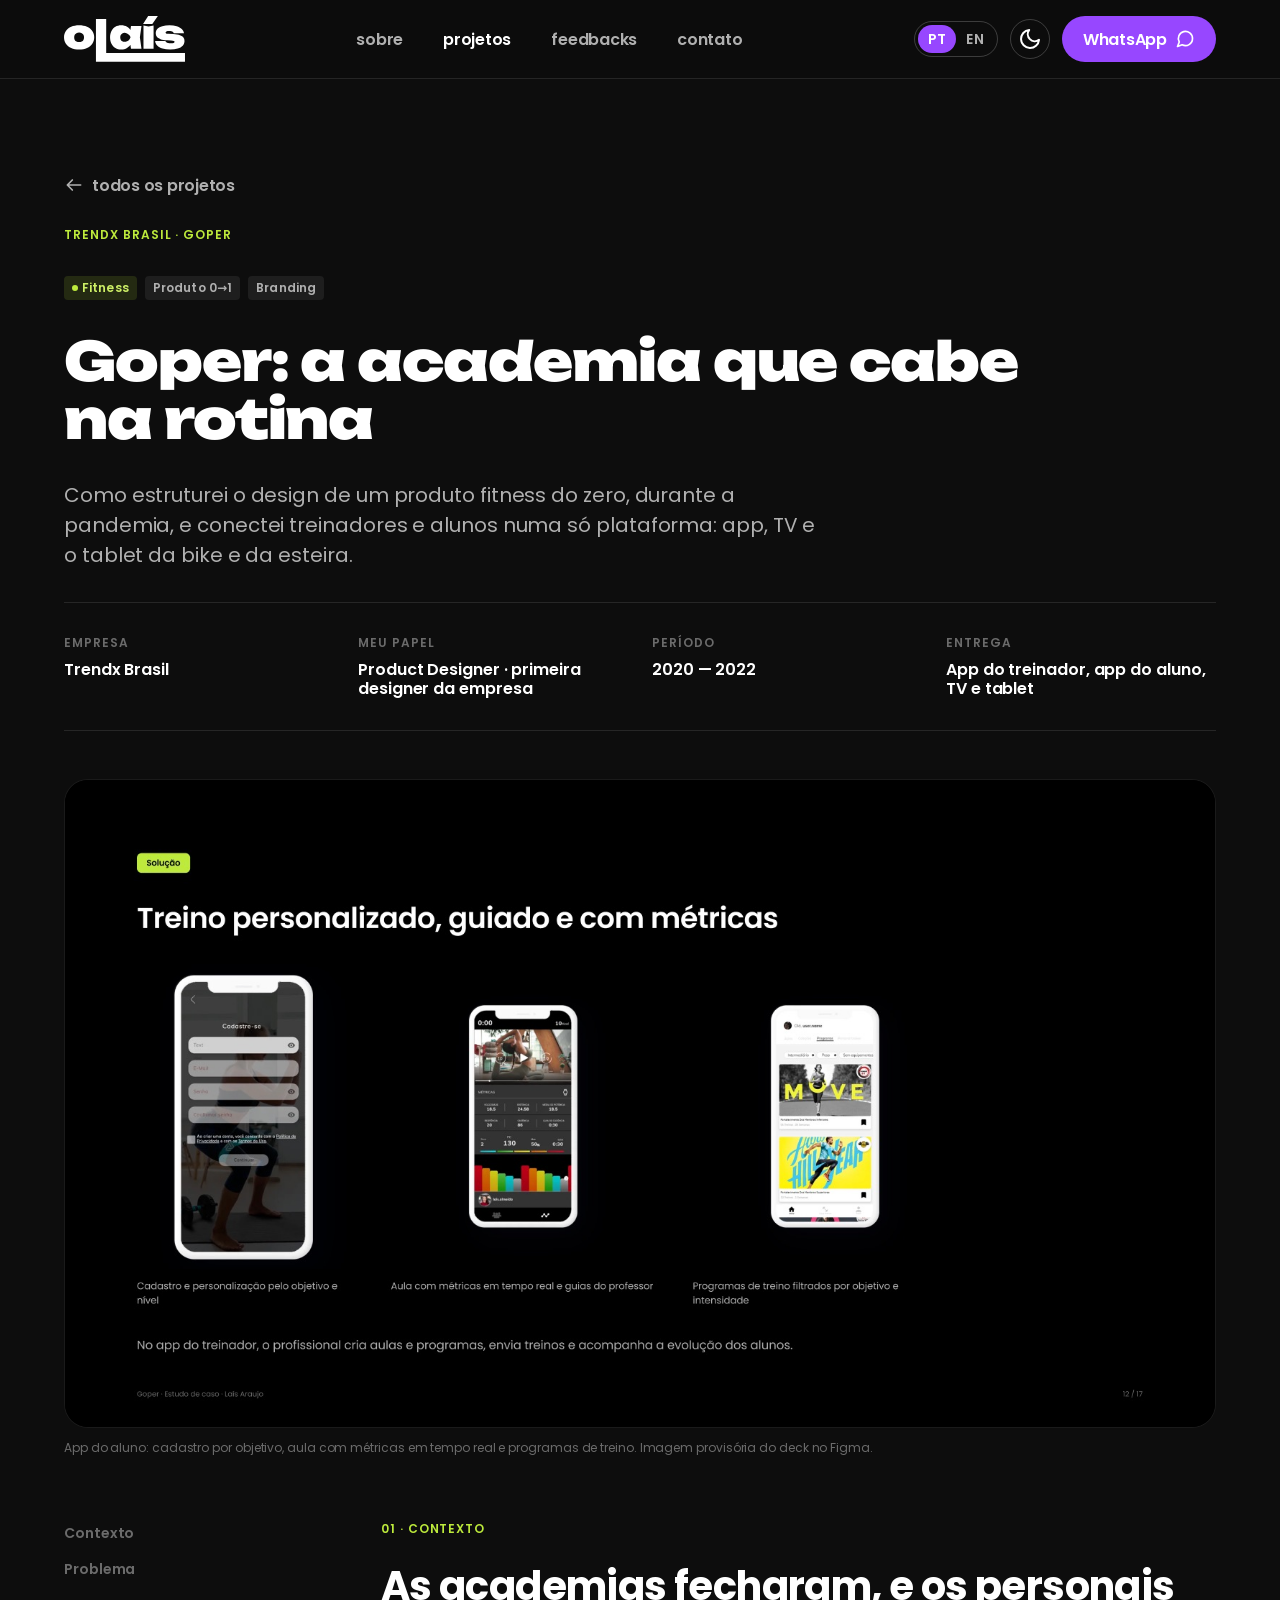
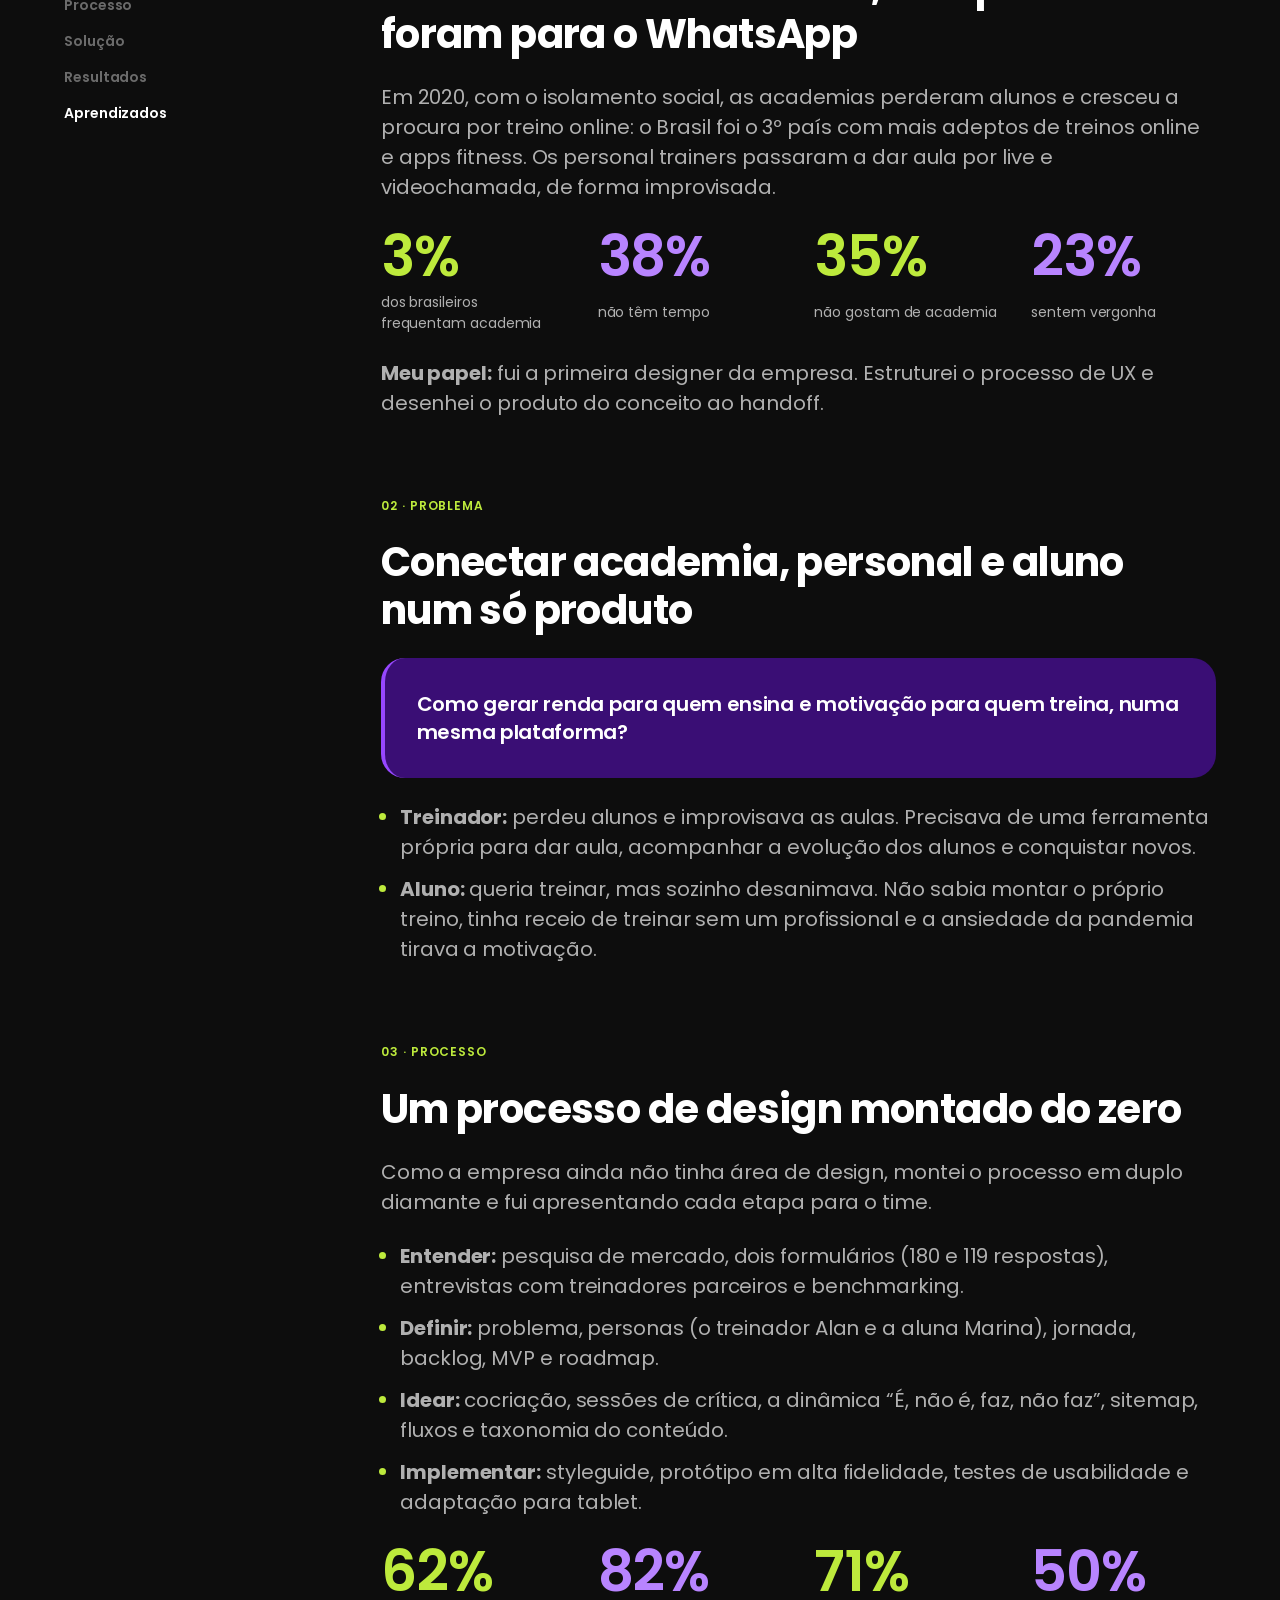
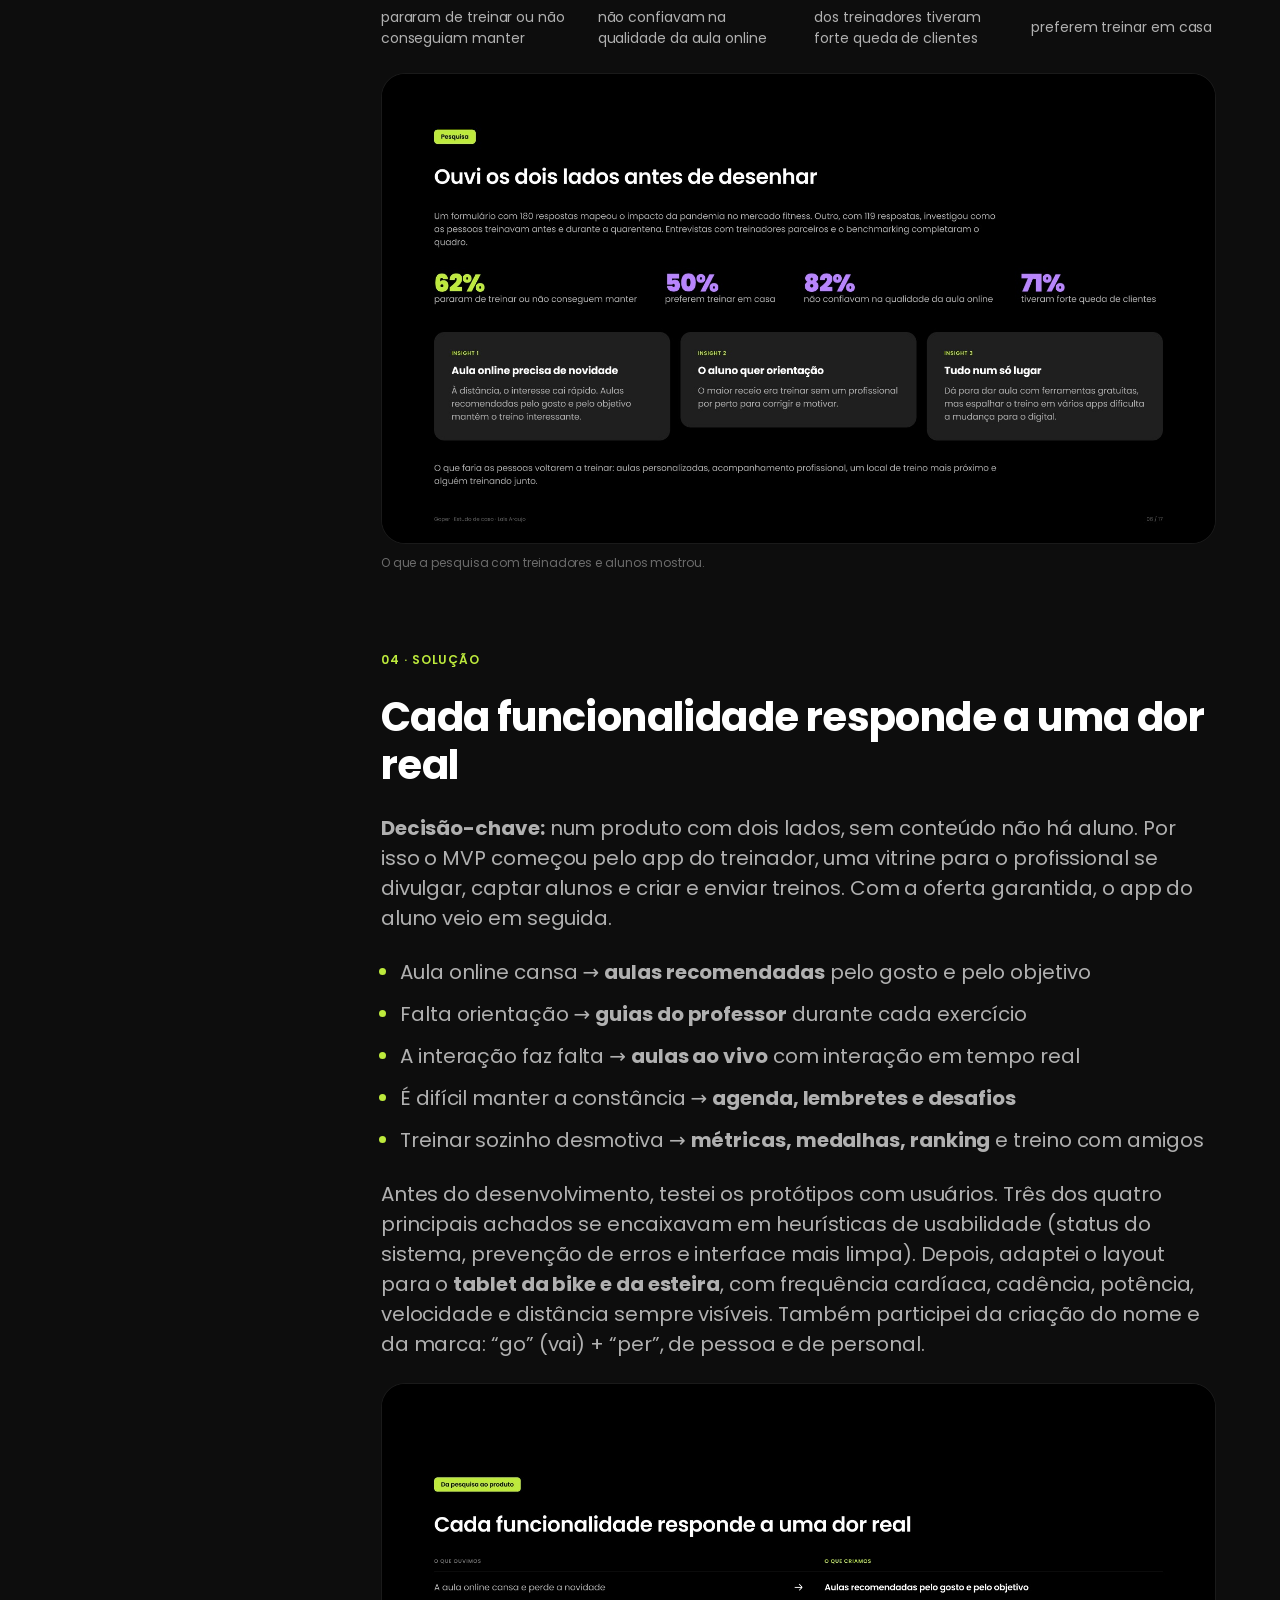
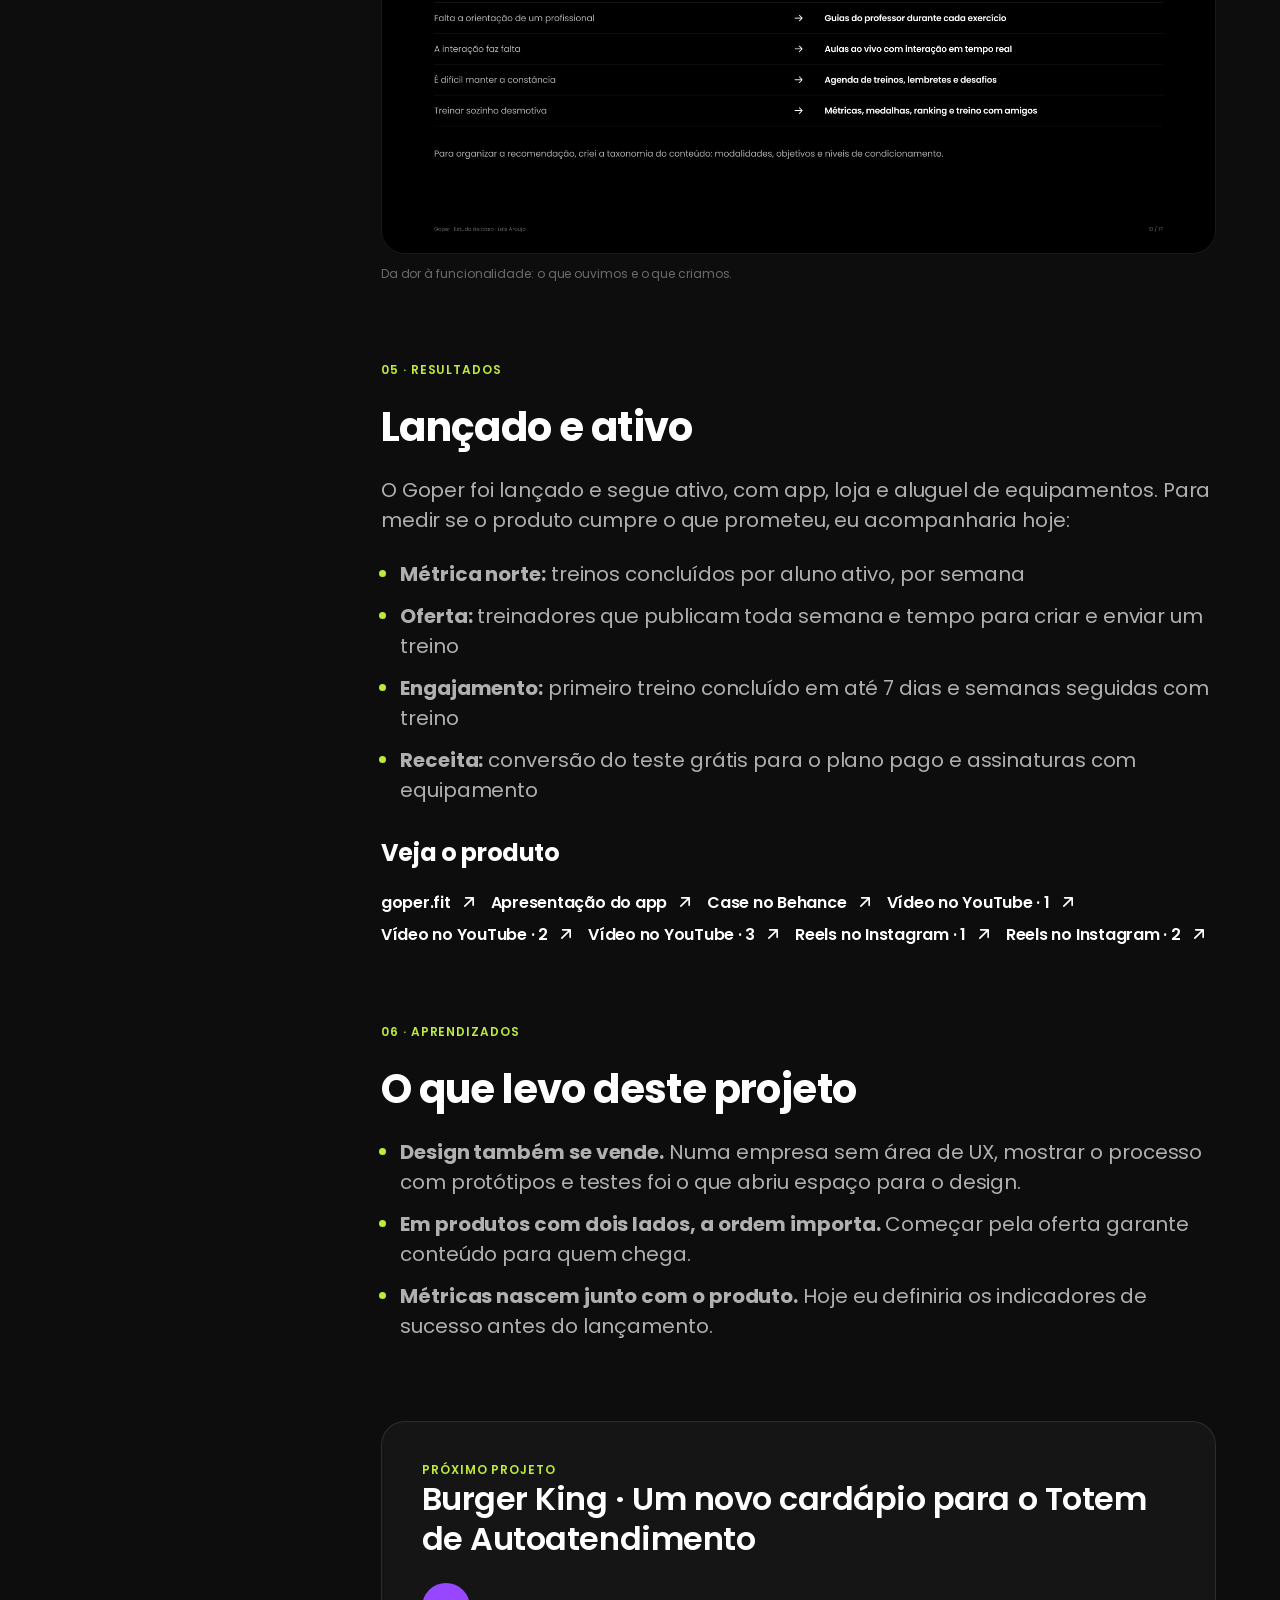
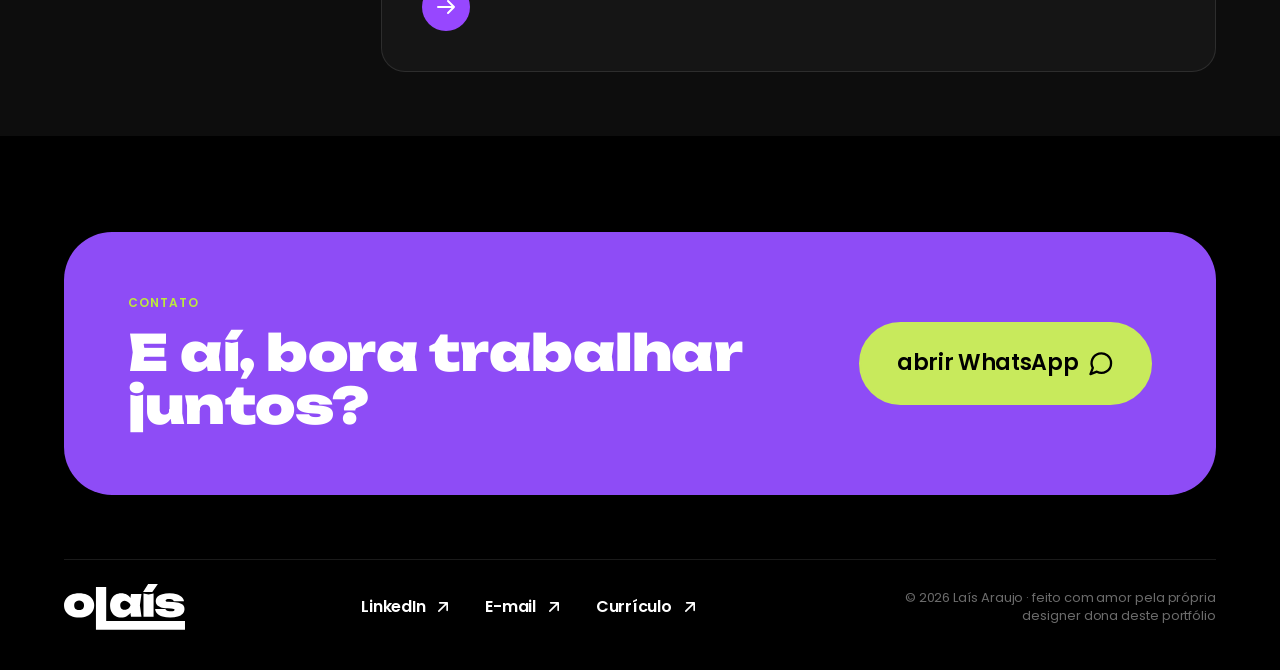
<file: projetos/goper.html>
<!doctype html>
<html lang="pt-BR" data-title-en="Goper · The gym that fits your routine — Laís Araujo">
<head>
  <meta charset="utf-8">
  <meta name="viewport" content="width=device-width, initial-scale=1">
  <title>Goper · A academia que cabe na rotina — Laís Araujo</title>
  <meta name="description" content="Estudo de caso: Como estruturei o design de um produto fitness do zero, durante a pandemia, e conectei treinadores e alunos numa só plataforma: app, TV e o tablet da bike e da esteira.">
  <meta name="theme-color" content="#0D0D0D">
  <link rel="icon" href="../assets/favicon.svg?v=2" type="image/svg+xml">
  <link rel="icon" href="../assets/favicon-32.png?v=2" sizes="32x32" type="image/png">
  <link rel="apple-touch-icon" href="../assets/apple-touch-icon.png?v=2">
  <link rel="preconnect" href="https://fonts.googleapis.com">
  <link rel="preconnect" href="https://fonts.gstatic.com" crossorigin>
  <link href="https://fonts.googleapis.com/css2?family=Poppins:wght@400;600;700&family=Unbounded:wght@900&display=swap" rel="stylesheet">
  <link rel="stylesheet" href="../styles/tokens.css?v=73">
  <link rel="stylesheet" href="../styles/main.css?v=73">
  <link rel="stylesheet" href="../styles/motion.css?v=73">
  <link rel="stylesheet" href="../styles/case.css?v=17">
  <script>try{var t=localStorage.getItem('theme');if(t)document.documentElement.dataset.theme=t;if(localStorage.getItem('lang')==='en')document.documentElement.classList.add('lang-en')}catch(e){}</script>
</head>
<body>
  <!-- Ícones (antes em assets/icons.svg): ficam dentro da página para aparecerem também abrindo o arquivo direto -->
  <svg aria-hidden="true" style="position:absolute;width:0;height:0;overflow:hidden" xmlns="http://www.w3.org/2000/svg">
  <symbol id="arrow-up-right" viewBox="0 0 24 24"><path d="M7 17 17 7M8 7h9v9"/></symbol>
  <symbol id="arrow-right" viewBox="0 0 24 24"><path d="M4 12h16M14 6l6 6-6 6"/></symbol>
  <symbol id="arrow-down" viewBox="0 0 24 24"><path d="M12 4v16M6 14l6 6 6-6"/></symbol>
  <symbol id="mail" viewBox="0 0 24 24"><path d="M3 6h18v12H3zM3 6l9 7 9-7"/></symbol>
  <symbol id="sun" viewBox="0 0 24 24"><circle cx="12" cy="12" r="4"/><path d="M12 2v2M12 20v2M4.9 4.9l1.4 1.4M17.7 17.7l1.4 1.4M2 12h2M20 12h2M4.9 19.1l1.4-1.4M17.7 6.3l1.4-1.4"/></symbol>
  <symbol id="moon" viewBox="0 0 24 24"><path d="M21 12.8A9 9 0 1 1 11.2 3a7 7 0 0 0 9.8 9.8z"/></symbol>
  <symbol id="star" viewBox="0 0 34 34"><path d="M17 0c1.2 9.6 7.4 15.8 17 17-9.6 1.2-15.8 7.4-17 17-1.2-9.6-7.4-15.8-17-17C9.6 15.8 15.8 9.6 17 0z" stroke="none"/></symbol>
  <symbol id="chat" viewBox="0 0 24 24"><path d="M21 11.5a8.4 8.4 0 0 1-12.4 7.4L3 21l2.1-5.4A8.5 8.5 0 1 1 21 11.5z"/></symbol>
  <symbol id="file" viewBox="0 0 24 24"><path d="M14 3H7a2 2 0 0 0-2 2v14a2 2 0 0 0 2 2h10a2 2 0 0 0 2-2V8z"/><path d="M14 3v5h5M9 13h6M9 17h4"/></symbol>
  <symbol id="quote" viewBox="0 0 24 24"><path d="M10 7H6a2 2 0 0 0-2 2v3a2 2 0 0 0 2 2h3v1a3 3 0 0 1-3 3M20 7h-4a2 2 0 0 0-2 2v3a2 2 0 0 0 2 2h3v1a3 3 0 0 1-3 3"/></symbol>
  <symbol id="plus" viewBox="0 0 24 24"><path d="M12 5v14M5 12h14"/></symbol>
</svg>
  <a class="skip-link btn btn--primary" href="#conteudo">Pular para o conteúdo</a>
  <header class="site-header">
    <div class="container site-header__inner">
      <a href="../index.html" aria-label="olaís — início"><img class="logo" src="../assets/logo.svg" alt="" width="121" height="46"></a>
      <nav class="site-nav" aria-label="Principal">
        <a href="../index.html#sobre" data-i18n="nav.about">sobre</a>
        <a href="../index.html#projetos" aria-current="page" data-i18n="nav.projects">projetos</a>
        <a href="../index.html#feedbacks" data-i18n="nav.feedbacks">feedbacks</a>
        <a href="../index.html#contato" data-i18n="nav.contact">contato</a>
      </nav>
      <div class="site-header__actions">
        <div class="lang-switch" role="group" aria-label="Idioma / Language">
          <button type="button" data-lang="pt" aria-pressed="true" lang="pt-BR" aria-label="Português">PT</button>
          <button type="button" data-lang="en" aria-pressed="false" lang="en" aria-label="English">EN</button>
        </div>
        <button class="icon-btn theme-toggle" type="button" data-theme-toggle aria-label="Alternar tema">
          <svg class="icon icon-moon" aria-hidden="true"><use href="#moon"/></svg>
          <svg class="icon icon-sun" aria-hidden="true"><use href="#sun"/></svg>
        </button>
        <a class="btn btn--primary" href="https://wa.me/5511966239797" target="_blank" rel="noopener">WhatsApp <svg class="icon" aria-hidden="true"><use href="#chat"/></svg></a>
      </div>
    </div>
  </header>
  <nav class="menu-toggle" aria-label="Atalhos">
    <a href="../index.html#projetos" class="is-active"><span data-i18n="nav.projects">projetos</span> <svg class="icon" aria-hidden="true"><use href="#arrow-up-right"/></svg></a>
    <a href="../index.html#contato" data-i18n="nav.talk">fale comigo</a>
  </nav>
  <main id="conteudo">
    <div data-lang-block="pt">
      <div class="container">
        <header class="case-hero">
          <a class="link case-hero__back" href="../index.html#projetos"><svg class="icon" aria-hidden="true"><use href="#arrow-right"/></svg> todos os projetos</a>
          <p class="overline">Trendx Brasil · Goper</p>
          <ul class="tag-list"><li class="tag tag--accent">Fitness</li><li class="tag tag--outline">Produto 0→1</li><li class="tag tag--outline">Branding</li></ul>
          <h1 class="case-title">Goper: a academia que cabe na rotina</h1>
          <p class="body-l text-secondary" style="max-width: 760px">Como estruturei o design de um produto fitness do zero, durante a pandemia, e conectei treinadores e alunos numa só plataforma: app, TV e o tablet da bike e da esteira.</p>
          <dl class="case-meta">
            <div><dt>Empresa</dt><dd>Trendx Brasil</dd></div>
            <div><dt>Meu papel</dt><dd>Product Designer · primeira designer da empresa</dd></div>
            <div><dt>Período</dt><dd>2020 — 2022</dd></div>
            <div><dt>Entrega</dt><dd>App do treinador, app do aluno, TV e tablet</dd></div>
          </dl>
        </header>
        <figure class="case-cover-figure">
          <img class="case-shot" data-cs-expand src="../images/projetos/goper-app.jpg" alt="App do aluno: cadastro por objetivo, aula com métricas em tempo real e programas de treino.">
          <figcaption>App do aluno: cadastro por objetivo, aula com métricas em tempo real e programas de treino. <span class="text-tertiary">Imagem provisória do deck no Figma.</span></figcaption>
        </figure>
      </div>

      <div class="container case-body">
        <ul class="case-toc" aria-label="Neste estudo de caso">
          <li><a href="#contexto">Contexto</a></li>
          <li><a href="#problema">Problema</a></li>
          <li><a href="#processo">Processo</a></li>
          <li><a href="#solucao">Solução</a></li>
          <li><a href="#resultados">Resultados</a></li>
          <li><a href="#aprendizados">Aprendizados</a></li>
        </ul>

        <div class="case-content">
          <section class="case-section reveal" id="contexto">
            <p class="overline">01 · Contexto</p>
            <h2 class="h2">As academias fecharam, e os personais foram para o WhatsApp</h2>
            <p>Em 2020, com o isolamento social, as academias perderam alunos e cresceu a procura por treino online: o Brasil foi o 3º país com mais adeptos de treinos online e apps fitness. Os personal trainers passaram a dar aula por live e videochamada, de forma improvisada.</p>
            <div class="metrics">
            <div class="metric"><span class="metric__value">3%</span><span class="metric__label">dos brasileiros frequentam academia</span></div>
            <div class="metric metric--brand"><span class="metric__value">38%</span><span class="metric__label">não têm tempo</span></div>
            <div class="metric"><span class="metric__value">35%</span><span class="metric__label">não gostam de academia</span></div>
            <div class="metric metric--brand"><span class="metric__value">23%</span><span class="metric__label">sentem vergonha</span></div>
          </div>
            <p><strong>Meu papel:</strong> fui a primeira designer da empresa. Estruturei o processo de UX e desenhei o produto do conceito ao handoff.</p>
          </section>

          <section class="case-section reveal" id="problema">
            <p class="overline">02 · Problema</p>
            <h2 class="h2">Conectar academia, personal e aluno num só produto</h2>
            <div class="callout">Como gerar renda para quem ensina e motivação para quem treina, numa mesma plataforma?</div>
            <ul>
            <li><strong>Treinador:</strong> perdeu alunos e improvisava as aulas. Precisava de uma ferramenta própria para dar aula, acompanhar a evolução dos alunos e conquistar novos.</li>
            <li><strong>Aluno:</strong> queria treinar, mas sozinho desanimava. Não sabia montar o próprio treino, tinha receio de treinar sem um profissional e a ansiedade da pandemia tirava a motivação.</li>
          </ul>
          </section>

          <section class="case-section reveal" id="processo">
            <p class="overline">03 · Processo</p>
            <h2 class="h2">Um processo de design montado do zero</h2>
            <p>Como a empresa ainda não tinha área de design, montei o processo em duplo diamante e fui apresentando cada etapa para o time.</p>
            <ul>
            <li><strong>Entender:</strong> pesquisa de mercado, dois formulários (180 e 119 respostas), entrevistas com treinadores parceiros e benchmarking.</li>
            <li><strong>Definir:</strong> problema, personas (o treinador Alan e a aluna Marina), jornada, backlog, MVP e roadmap.</li>
            <li><strong>Idear:</strong> cocriação, sessões de crítica, a dinâmica “É, não é, faz, não faz”, sitemap, fluxos e taxonomia do conteúdo.</li>
            <li><strong>Implementar:</strong> styleguide, protótipo em alta fidelidade, testes de usabilidade e adaptação para tablet.</li>
          </ul>
            <div class="metrics">
            <div class="metric"><span class="metric__value">62%</span><span class="metric__label">pararam de treinar ou não conseguiam manter</span></div>
            <div class="metric metric--brand"><span class="metric__value">82%</span><span class="metric__label">não confiavam na qualidade da aula online</span></div>
            <div class="metric"><span class="metric__value">71%</span><span class="metric__label">dos treinadores tiveram forte queda de clientes</span></div>
            <div class="metric metric--brand"><span class="metric__value">50%</span><span class="metric__label">preferem treinar em casa</span></div>
          </div>
            <figure class="case-figure"><img class="case-shot" data-cs-expand src="../images/projetos/goper-pesquisa.jpg" alt="O que a pesquisa com treinadores e alunos mostrou." loading="lazy"><figcaption>O que a pesquisa com treinadores e alunos mostrou.</figcaption></figure>
          </section>

          <section class="case-section reveal" id="solucao">
            <p class="overline">04 · Solução</p>
            <h2 class="h2">Cada funcionalidade responde a uma dor real</h2>
            <p><strong>Decisão-chave:</strong> num produto com dois lados, sem conteúdo não há aluno. Por isso o MVP começou pelo app do treinador, uma vitrine para o profissional se divulgar, captar alunos e criar e enviar treinos. Com a oferta garantida, o app do aluno veio em seguida.</p>
            <ul>
            <li>Aula online cansa → <strong>aulas recomendadas</strong> pelo gosto e pelo objetivo</li>
            <li>Falta orientação → <strong>guias do professor</strong> durante cada exercício</li>
            <li>A interação faz falta → <strong>aulas ao vivo</strong> com interação em tempo real</li>
            <li>É difícil manter a constância → <strong>agenda, lembretes e desafios</strong></li>
            <li>Treinar sozinho desmotiva → <strong>métricas, medalhas, ranking</strong> e treino com amigos</li>
          </ul>
            <p>Antes do desenvolvimento, testei os protótipos com usuários. Três dos quatro principais achados se encaixavam em heurísticas de usabilidade (status do sistema, prevenção de erros e interface mais limpa). Depois, adaptei o layout para o <strong>tablet da bike e da esteira</strong>, com frequência cardíaca, cadência, potência, velocidade e distância sempre visíveis. Também participei da criação do nome e da marca: “go” (vai) + “per”, de pessoa e de personal.</p>
            <figure class="case-figure"><img class="case-shot" data-cs-expand src="../images/projetos/goper-funcionalidades.jpg" alt="Da dor à funcionalidade: o que ouvimos e o que criamos." loading="lazy"><figcaption>Da dor à funcionalidade: o que ouvimos e o que criamos.</figcaption></figure>
          </section>

          <section class="case-section reveal" id="resultados">
            <p class="overline">05 · Resultados</p>
            <h2 class="h2">Lançado e ativo</h2>
            <p>O Goper foi lançado e segue ativo, com app, loja e aluguel de equipamentos. Para medir se o produto cumpre o que prometeu, eu acompanharia hoje:</p>
            <ul>
            <li><strong>Métrica norte:</strong> treinos concluídos por aluno ativo, por semana</li>
            <li><strong>Oferta:</strong> treinadores que publicam toda semana e tempo para criar e enviar um treino</li>
            <li><strong>Engajamento:</strong> primeiro treino concluído em até 7 dias e semanas seguidas com treino</li>
            <li><strong>Receita:</strong> conversão do teste grátis para o plano pago e assinaturas com equipamento</li>
          </ul>
            <h3 class="h4">Veja o produto</h3>
            <ul class="case-links">
            <li><a class="link" href="https://goper.fit/" target="_blank" rel="noopener">goper.fit <svg class="icon" aria-hidden="true"><use href="#arrow-up-right"/></svg></a></li>
            <li><a class="link" href="https://goper.fit/apresentacao-app/" target="_blank" rel="noopener">Apresentação do app <svg class="icon" aria-hidden="true"><use href="#arrow-up-right"/></svg></a></li>
            <li><a class="link" href="https://www.behance.net/gallery/254816323/Goper-Fit" target="_blank" rel="noopener">Case no Behance <svg class="icon" aria-hidden="true"><use href="#arrow-up-right"/></svg></a></li>
            <li><a class="link" href="https://www.youtube.com/watch?v=OkulCnpeszU" target="_blank" rel="noopener">Vídeo no YouTube · 1 <svg class="icon" aria-hidden="true"><use href="#arrow-up-right"/></svg></a></li>
            <li><a class="link" href="https://www.youtube.com/watch?v=ouC8M_zxwPU" target="_blank" rel="noopener">Vídeo no YouTube · 2 <svg class="icon" aria-hidden="true"><use href="#arrow-up-right"/></svg></a></li>
            <li><a class="link" href="https://www.youtube.com/watch?v=nzZBg0_7qN8" target="_blank" rel="noopener">Vídeo no YouTube · 3 <svg class="icon" aria-hidden="true"><use href="#arrow-up-right"/></svg></a></li>
            <li><a class="link" href="https://www.instagram.com/reels/DNOqxx4xw_P/" target="_blank" rel="noopener">Reels no Instagram · 1 <svg class="icon" aria-hidden="true"><use href="#arrow-up-right"/></svg></a></li>
            <li><a class="link" href="https://www.instagram.com/reels/DW1H1XtgBjH/" target="_blank" rel="noopener">Reels no Instagram · 2 <svg class="icon" aria-hidden="true"><use href="#arrow-up-right"/></svg></a></li>
          </ul>
          </section>

          <section class="case-section reveal" id="aprendizados">
            <p class="overline">06 · Aprendizados</p>
            <h2 class="h2">O que levo deste projeto</h2>
            <ul>
            <li><strong>Design também se vende.</strong> Numa empresa sem área de UX, mostrar o processo com protótipos e testes foi o que abriu espaço para o design.</li>
            <li><strong>Em produtos com dois lados, a ordem importa.</strong> Começar pela oferta garante conteúdo para quem chega.</li>
            <li><strong>Métricas nascem junto com o produto.</strong> Hoje eu definiria os indicadores de sucesso antes do lançamento.</li>
          </ul>
          </section>

          <a class="next-case" href="burger-king-totem.html">
            <div><p class="overline">Próximo projeto</p><p class="h3">Burger King · Um novo cardápio para o Totem de Autoatendimento</p></div>
            <span class="icon-btn icon-btn--brand" aria-hidden="true"><svg class="icon"><use href="#arrow-right"/></svg></span>
          </a>
        </div>
      </div>
    </div>

    <div data-lang-block="en" lang="en" hidden>
      <div class="container">
        <header class="case-hero">
          <a class="link case-hero__back" href="../index.html#projetos"><svg class="icon" aria-hidden="true"><use href="#arrow-right"/></svg> all projects</a>
          <p class="overline">Trendx Brasil · Goper</p>
          <ul class="tag-list"><li class="tag tag--accent">Fitness</li><li class="tag tag--outline">Product 0→1</li><li class="tag tag--outline">Branding</li></ul>
          <h1 class="case-title">Goper: the gym that fits your routine</h1>
          <p class="body-l text-secondary" style="max-width: 760px">How I structured design for a fitness product from scratch, during the pandemic, and connected trainers and students in one platform: app, TV and the bike and treadmill tablet.</p>
          <dl class="case-meta">
            <div><dt>Company</dt><dd>Trendx Brasil</dd></div>
            <div><dt>My role</dt><dd>Product Designer · first designer at the company</dd></div>
            <div><dt>Period</dt><dd>2020 — 2022</dd></div>
            <div><dt>Delivery</dt><dd>Trainer app, student app, TV and tablet</dd></div>
          </dl>
        </header>
        <figure class="case-cover-figure">
          <img class="case-shot" data-cs-expand src="../images/projetos/goper-app.jpg" alt="Student app: sign-up by goal, class with real-time metrics and training programs.">
          <figcaption>Student app: sign-up by goal, class with real-time metrics and training programs. <span class="text-tertiary">Provisional image from the Figma deck.</span></figcaption>
        </figure>
      </div>

      <div class="container case-body">
        <ul class="case-toc" aria-label="In this case study">
          <li><a href="#contexto-en">Context</a></li>
          <li><a href="#problema-en">Problem</a></li>
          <li><a href="#processo-en">Process</a></li>
          <li><a href="#solucao-en">Solution</a></li>
          <li><a href="#resultados-en">Results</a></li>
          <li><a href="#aprendizados-en">Learnings</a></li>
        </ul>

        <div class="case-content">
          <section class="case-section reveal" id="contexto-en">
            <p class="overline">01 · Context</p>
            <h2 class="h2">Gyms closed, and trainers moved to WhatsApp</h2>
            <p>In 2020, with social isolation, gyms lost members and demand for online training grew: Brazil was the 3rd country with the most online training and fitness app users. Personal trainers started teaching through lives and video calls, improvising.</p>
            <div class="metrics">
            <div class="metric"><span class="metric__value">3%</span><span class="metric__label">of Brazilians go to the gym</span></div>
            <div class="metric metric--brand"><span class="metric__value">38%</span><span class="metric__label">don’t have time</span></div>
            <div class="metric"><span class="metric__value">35%</span><span class="metric__label">don’t like gyms</span></div>
            <div class="metric metric--brand"><span class="metric__value">23%</span><span class="metric__label">feel embarrassed</span></div>
          </div>
            <p><strong>My role:</strong> I was the company’s first designer. I set up the UX process and designed the product from concept to handoff.</p>
          </section>

          <section class="case-section reveal" id="problema-en">
            <p class="overline">02 · Problem</p>
            <h2 class="h2">Connecting gym, trainer and student in one product</h2>
            <div class="callout">How do you create income for those who teach and motivation for those who train, on the same platform?</div>
            <ul>
            <li><strong>Trainer:</strong> lost students and improvised classes. Needed their own tool to teach, track students’ progress and win new ones.</li>
            <li><strong>Student:</strong> wanted to train, but alone lost motivation. Didn’t know how to build a workout, was afraid of training without a professional and pandemic anxiety drained motivation.</li>
          </ul>
          </section>

          <section class="case-section reveal" id="processo-en">
            <p class="overline">03 · Process</p>
            <h2 class="h2">A design process built from scratch</h2>
            <p>Since the company had no design team yet, I set up a double diamond process and presented each stage to the team.</p>
            <ul>
            <li><strong>Discover:</strong> market research, two surveys (180 and 119 answers), interviews with partner trainers and benchmarking.</li>
            <li><strong>Define:</strong> problem, personas (trainer Alan and student Marina), journey, backlog, MVP and roadmap.</li>
            <li><strong>Ideate:</strong> co-creation, critique sessions, the “Is, isn’t, does, doesn’t” exercise, sitemap, flows and content taxonomy.</li>
            <li><strong>Deliver:</strong> styleguide, high-fidelity prototype, usability tests and tablet adaptation.</li>
          </ul>
            <div class="metrics">
            <div class="metric"><span class="metric__value">62%</span><span class="metric__label">stopped training or couldn’t keep it up</span></div>
            <div class="metric metric--brand"><span class="metric__value">82%</span><span class="metric__label">didn’t trust the quality of online classes</span></div>
            <div class="metric"><span class="metric__value">71%</span><span class="metric__label">of trainers saw a sharp drop in clients</span></div>
            <div class="metric metric--brand"><span class="metric__value">50%</span><span class="metric__label">prefer to train at home</span></div>
          </div>
            <figure class="case-figure"><img class="case-shot" data-cs-expand src="../images/projetos/goper-pesquisa.jpg" alt="What the research with trainers and students showed." loading="lazy"><figcaption>What the research with trainers and students showed.</figcaption></figure>
          </section>

          <section class="case-section reveal" id="solucao-en">
            <p class="overline">04 · Solution</p>
            <h2 class="h2">Every feature answers a real pain</h2>
            <p><strong>Key decision:</strong> in a two-sided product, without content there are no students. So the MVP started with the trainer app, a showcase for the professional to promote themselves, win students and create and send workouts. With supply secured, the student app came next.</p>
            <ul>
            <li>Online classes get tiring → <strong>recommended classes</strong> by taste and goal</li>
            <li>Lack of guidance → <strong>trainer guides</strong> during each exercise</li>
            <li>Interaction is missing → <strong>live classes</strong> with real-time interaction</li>
            <li>Consistency is hard → <strong>schedule, reminders and challenges</strong></li>
            <li>Training alone is demotivating → <strong>metrics, medals, ranking</strong> and training with friends</li>
          </ul>
            <p>Before development, I tested the prototypes with users. Three of the four main findings matched usability heuristics (system status, error prevention and a cleaner interface). Then I adapted the layout for the <strong>bike and treadmill tablet</strong>, with heart rate, cadence, power, speed and distance always visible. I also took part in creating the name and the brand: “go” + “per”, from person and personal trainer.</p>
            <figure class="case-figure"><img class="case-shot" data-cs-expand src="../images/projetos/goper-funcionalidades.jpg" alt="From pain to feature: what we heard and what we built." loading="lazy"><figcaption>From pain to feature: what we heard and what we built.</figcaption></figure>
          </section>

          <section class="case-section reveal" id="resultados-en">
            <p class="overline">05 · Results</p>
            <h2 class="h2">Launched and live</h2>
            <p>Goper was launched and is still live, with an app, a store and equipment rental. To measure whether the product delivers on its promise, today I would track:</p>
            <ul>
            <li><strong>North star:</strong> workouts completed per active student, per week</li>
            <li><strong>Supply:</strong> trainers publishing every week and time to create and send a workout</li>
            <li><strong>Engagement:</strong> first workout completed within 7 days and consecutive weeks with workouts</li>
            <li><strong>Revenue:</strong> conversion from free trial to paid plan and subscriptions with equipment</li>
          </ul>
            <h3 class="h4">See the product</h3>
            <ul class="case-links">
            <li><a class="link" href="https://goper.fit/" target="_blank" rel="noopener">goper.fit <svg class="icon" aria-hidden="true"><use href="#arrow-up-right"/></svg></a></li>
            <li><a class="link" href="https://goper.fit/apresentacao-app/" target="_blank" rel="noopener">App presentation <svg class="icon" aria-hidden="true"><use href="#arrow-up-right"/></svg></a></li>
            <li><a class="link" href="https://www.behance.net/gallery/254816323/Goper-Fit" target="_blank" rel="noopener">Case on Behance <svg class="icon" aria-hidden="true"><use href="#arrow-up-right"/></svg></a></li>
            <li><a class="link" href="https://www.youtube.com/watch?v=OkulCnpeszU" target="_blank" rel="noopener">YouTube video · 1 <svg class="icon" aria-hidden="true"><use href="#arrow-up-right"/></svg></a></li>
            <li><a class="link" href="https://www.youtube.com/watch?v=ouC8M_zxwPU" target="_blank" rel="noopener">YouTube video · 2 <svg class="icon" aria-hidden="true"><use href="#arrow-up-right"/></svg></a></li>
            <li><a class="link" href="https://www.youtube.com/watch?v=nzZBg0_7qN8" target="_blank" rel="noopener">YouTube video · 3 <svg class="icon" aria-hidden="true"><use href="#arrow-up-right"/></svg></a></li>
            <li><a class="link" href="https://www.instagram.com/reels/DNOqxx4xw_P/" target="_blank" rel="noopener">Instagram Reels · 1 <svg class="icon" aria-hidden="true"><use href="#arrow-up-right"/></svg></a></li>
            <li><a class="link" href="https://www.instagram.com/reels/DW1H1XtgBjH/" target="_blank" rel="noopener">Instagram Reels · 2 <svg class="icon" aria-hidden="true"><use href="#arrow-up-right"/></svg></a></li>
          </ul>
          </section>

          <section class="case-section reveal" id="aprendizados-en">
            <p class="overline">06 · Learnings</p>
            <h2 class="h2">What I take from this project</h2>
            <ul>
            <li><strong>Design also has to be sold.</strong> In a company without UX, showing the process with prototypes and tests is what opened space for design.</li>
            <li><strong>In two-sided products, order matters.</strong> Starting with supply guarantees content for whoever arrives.</li>
            <li><strong>Metrics are born with the product.</strong> Today I would define success indicators before launch.</li>
          </ul>
          </section>

          <a class="next-case" href="burger-king-totem.html">
            <div><p class="overline">Next project</p><p class="h3">Burger King · A new menu for the self-service kiosk</p></div>
            <span class="icon-btn icon-btn--brand" aria-hidden="true"><svg class="icon"><use href="#arrow-right"/></svg></span>
          </a>
        </div>
      </div>
    </div>
  </main>

  <footer class="case-foot">
    <div class="container">
      <div class="case-foot__cta">
        <div class="case-foot__text">
          <p class="case-foot__overline" data-i18n="cta.overline">Contato</p>
          <p class="case-foot__title" data-i18n="cta.title">E aí, bora trabalhar juntos?</p>
        </div>
        <a class="btn btn--accent btn--l case-foot__btn" href="https://wa.me/5511966239797?text=Ol%C3%A1%20La%C3%ADs%2C%20vi%20seu%20portf%C3%B3lio!" target="_blank" rel="noopener"><span data-i18n="cta.btn">abrir WhatsApp</span> <svg class="icon" aria-hidden="true"><use href="#chat"/></svg></a>
      </div>
      <div class="case-foot__bottom">
        <a href="../index.html" aria-label="olaís — início"><img class="logo" src="../assets/logo.svg" alt="" width="121" height="46"></a>
        <ul class="social">
          <li><a class="link" href="https://www.linkedin.com/in/laisaaraujo/" target="_blank" rel="noopener">LinkedIn <svg class="icon" aria-hidden="true"><use href="#arrow-up-right"/></svg></a></li>
          <li><a class="link" href="mailto:olais.design@gmail.com">E-mail <svg class="icon" aria-hidden="true"><use href="#arrow-up-right"/></svg></a></li>
          <li><a class="link" href="../assets/curriculo-lais-araujo.pdf" target="_blank" rel="noopener"><span data-i18n="foot.cv">Currículo</span> <svg class="icon" aria-hidden="true"><use href="#arrow-up-right"/></svg></a></li>
        </ul>
        <p class="case-foot__copy">© <span data-year>2026</span> Laís Araujo · <span data-i18n="foot.note">feito com amor pela própria designer dona deste portfólio</span></p>
      </div>
    </div>
  </footer>
  <script src="../i18n.js?v=73" defer></script>
  <script src="../scripts.js?v=73" defer></script>
  <script src="../fluid.js?v=73" defer></script>
</body>
</html>
</file>
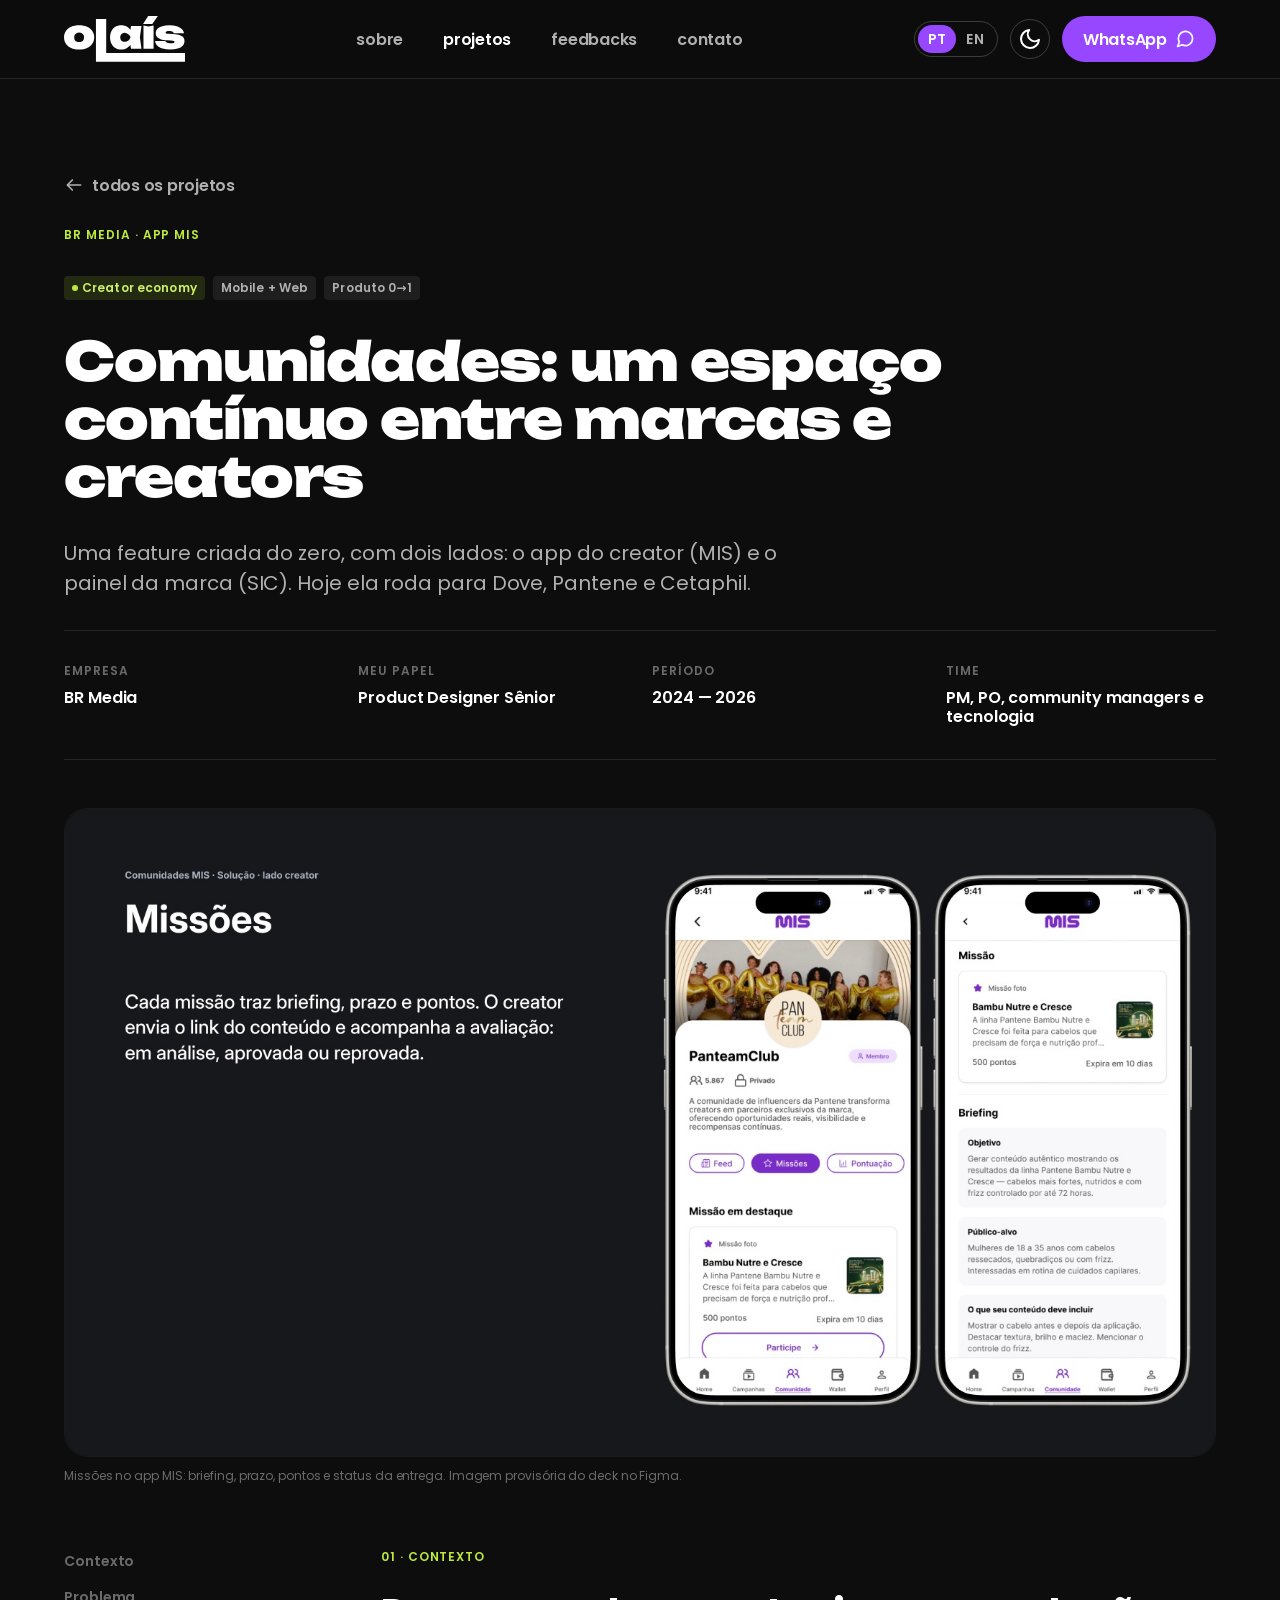
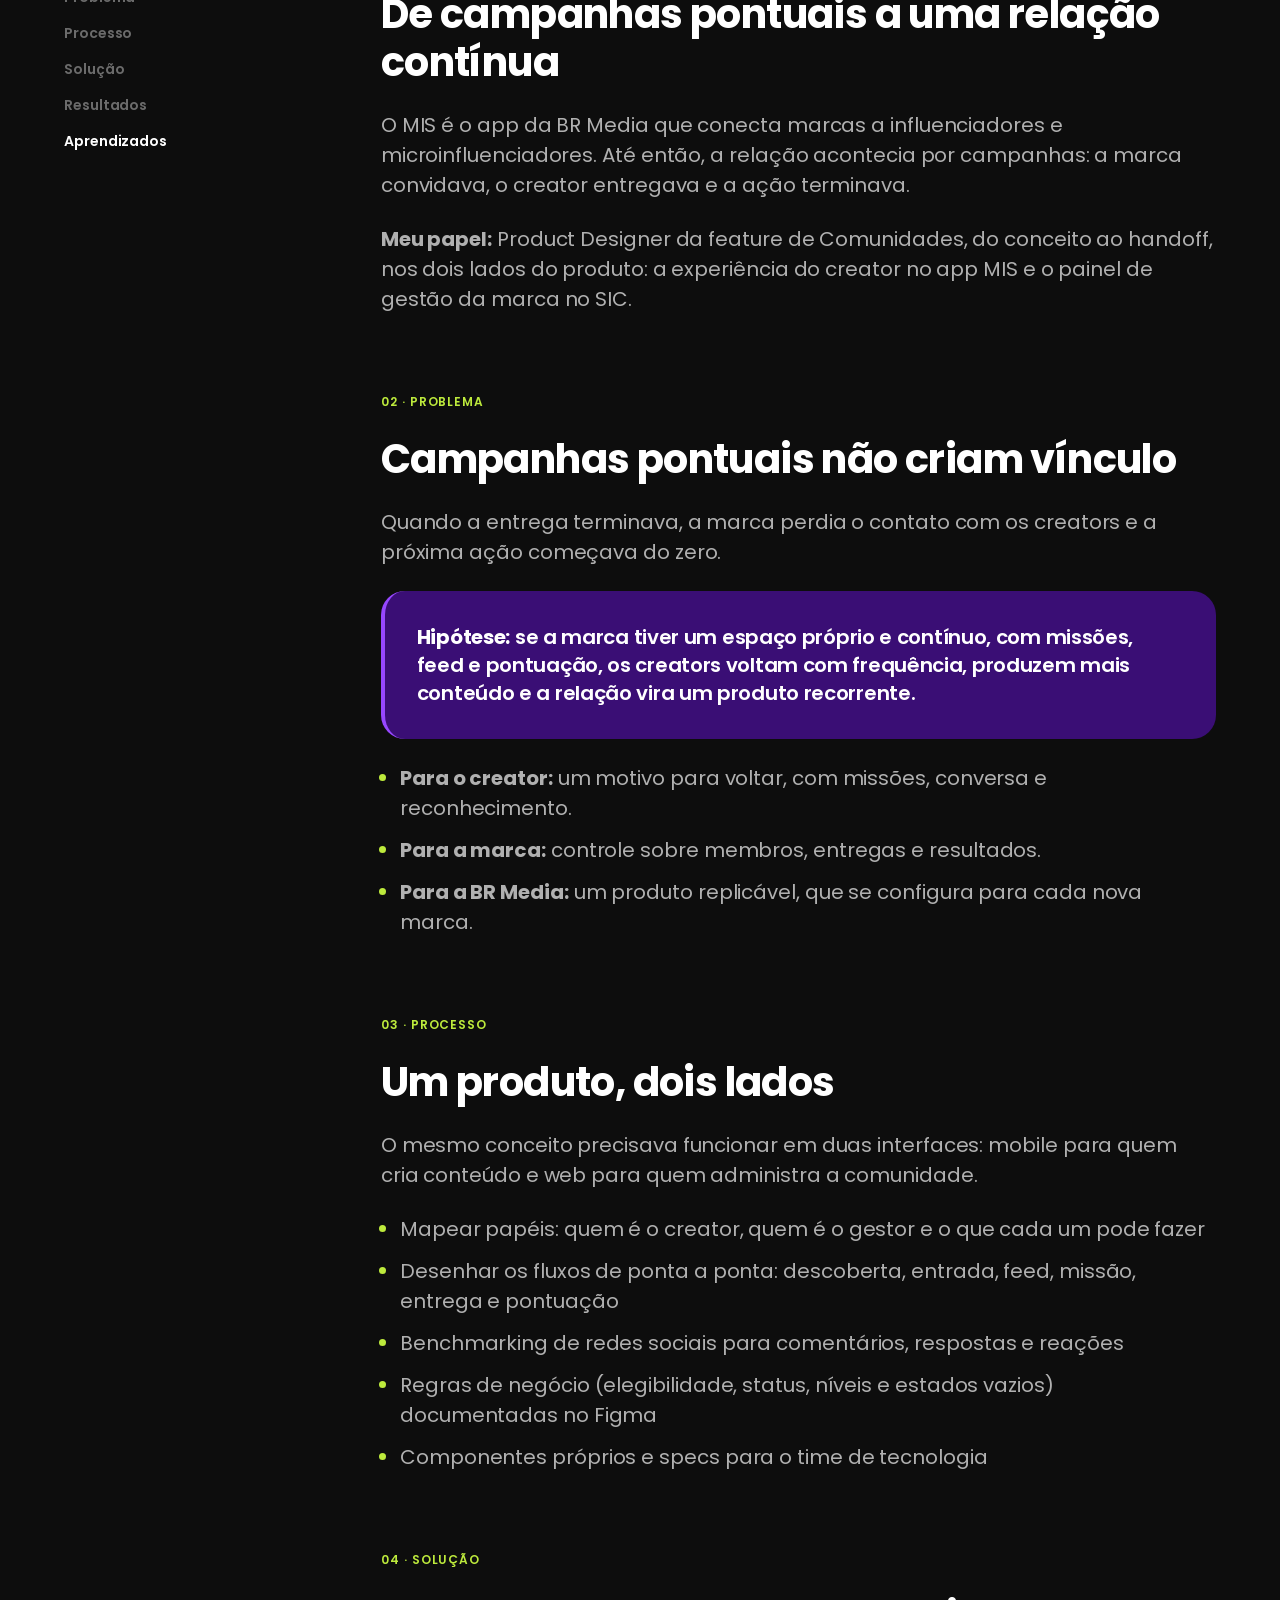
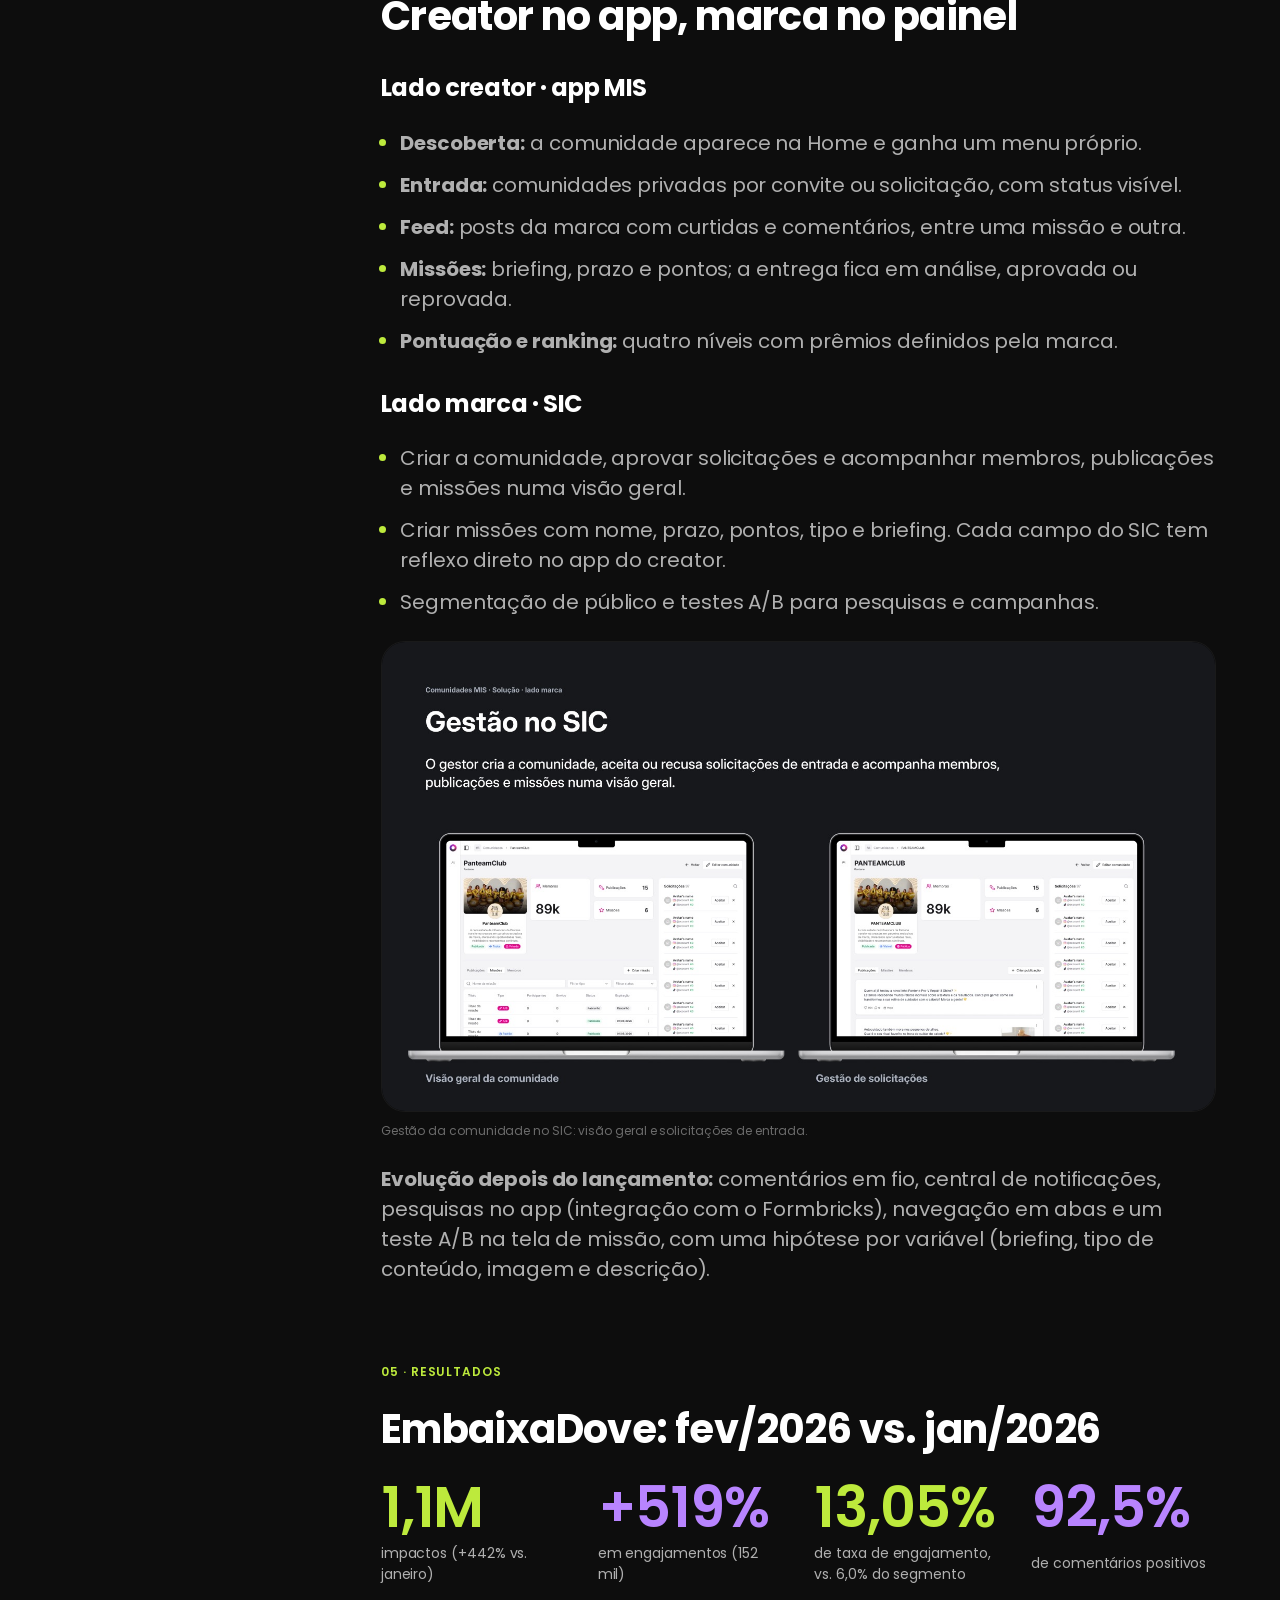
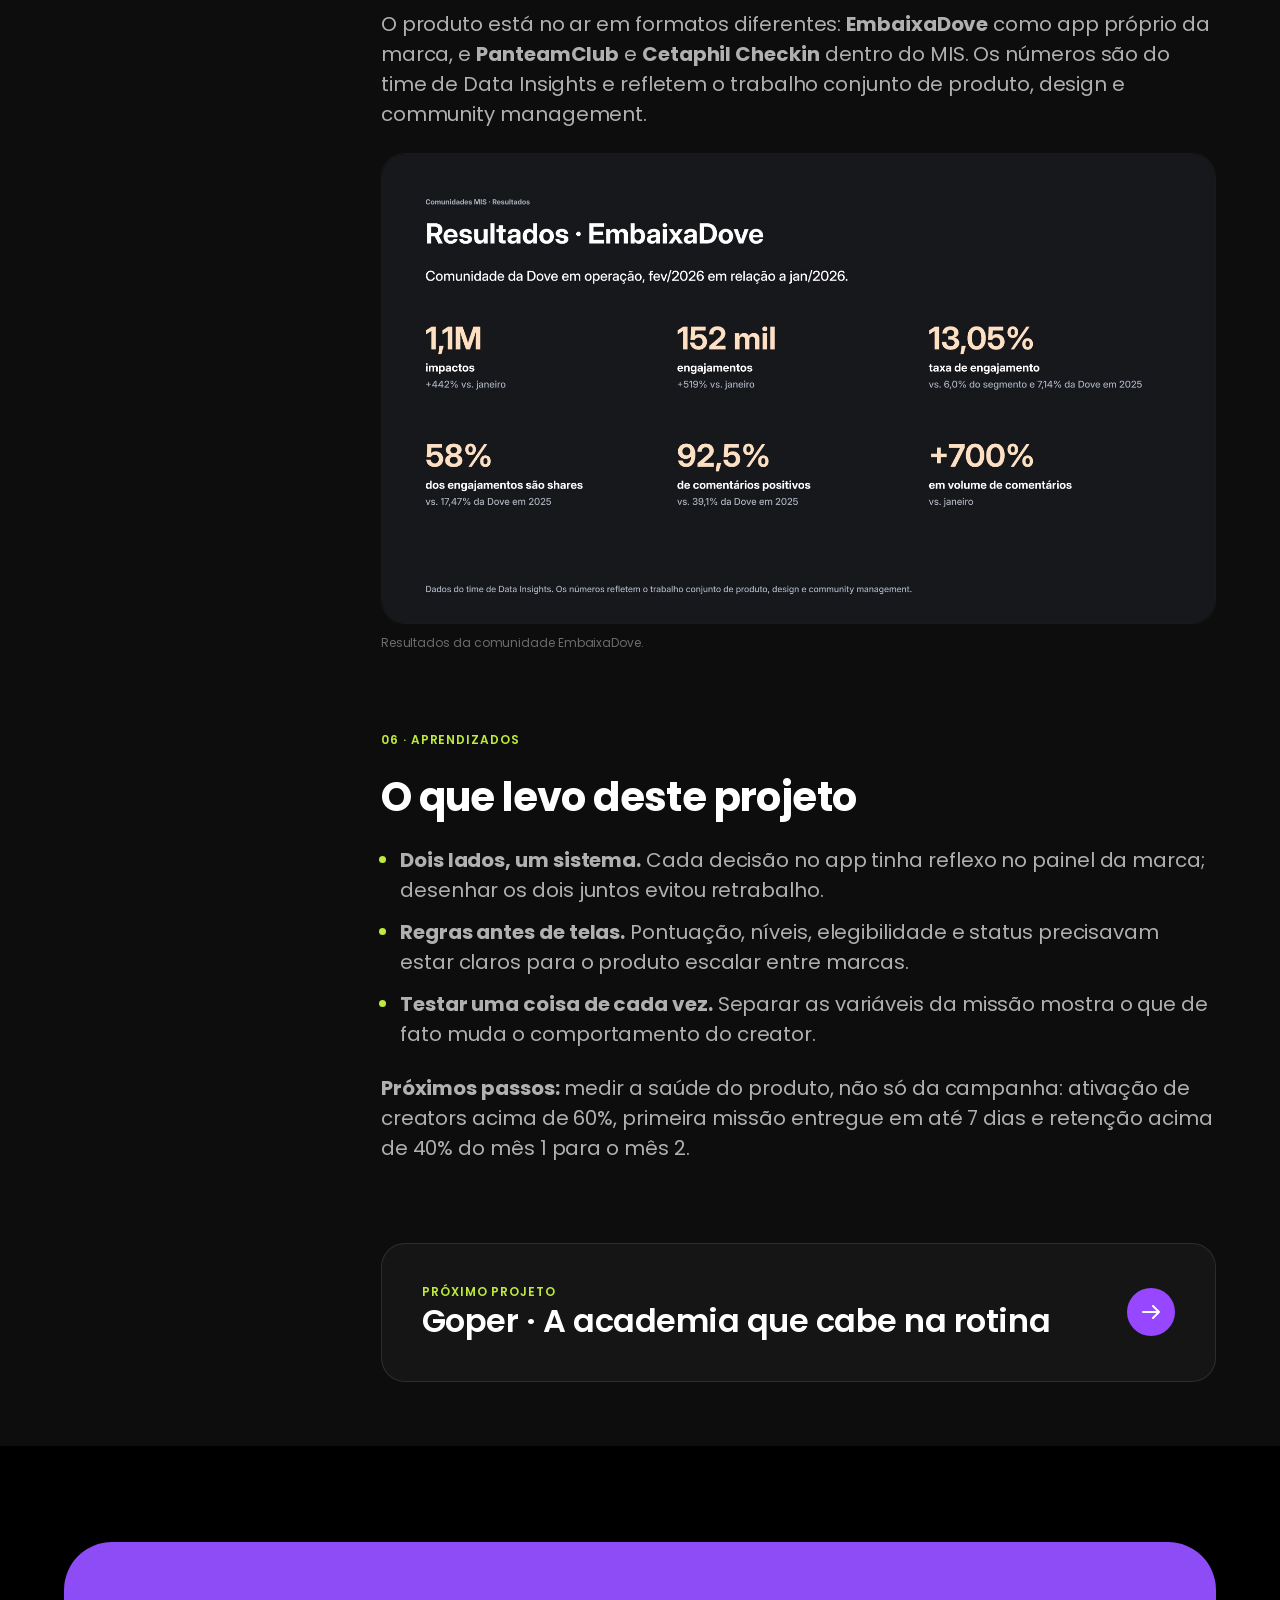
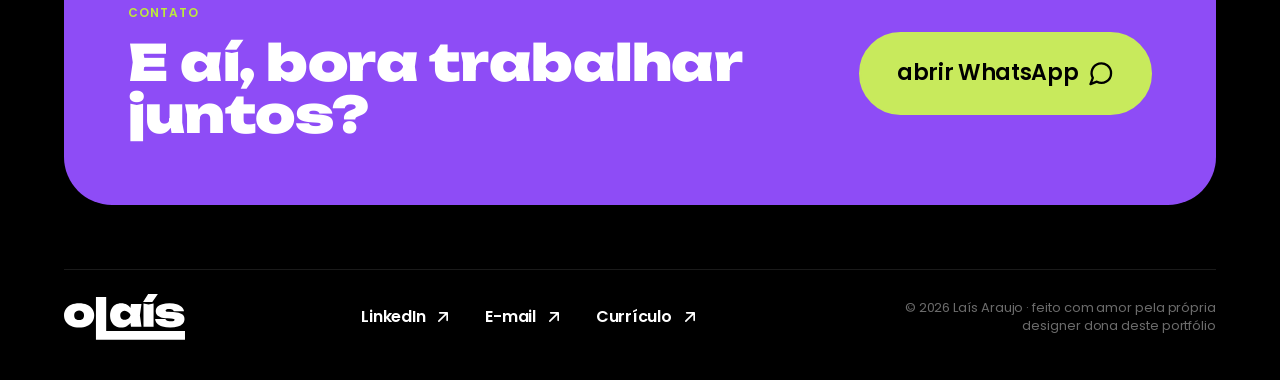
<file: projetos/mis-comunidades.html>
<!doctype html>
<html lang="pt-BR" data-title-en="BR Media · MIS Communities — Laís Araujo">
<head>
  <meta charset="utf-8">
  <meta name="viewport" content="width=device-width, initial-scale=1">
  <title>BR Media · Comunidades MIS — Laís Araujo</title>
  <meta name="description" content="Estudo de caso: Uma feature criada do zero, com dois lados: o app do creator (MIS) e o painel da marca (SIC). Hoje ela roda para Dove, Pantene e Cetaphil.">
  <meta name="theme-color" content="#0D0D0D">
  <link rel="icon" href="../assets/favicon.svg?v=2" type="image/svg+xml">
  <link rel="icon" href="../assets/favicon-32.png?v=2" sizes="32x32" type="image/png">
  <link rel="apple-touch-icon" href="../assets/apple-touch-icon.png?v=2">
  <link rel="preconnect" href="https://fonts.googleapis.com">
  <link rel="preconnect" href="https://fonts.gstatic.com" crossorigin>
  <link href="https://fonts.googleapis.com/css2?family=Poppins:wght@400;600;700&family=Unbounded:wght@900&display=swap" rel="stylesheet">
  <link rel="stylesheet" href="../styles/tokens.css?v=73">
  <link rel="stylesheet" href="../styles/main.css?v=73">
  <link rel="stylesheet" href="../styles/motion.css?v=73">
  <link rel="stylesheet" href="../styles/case.css?v=17">
  <script>try{var t=localStorage.getItem('theme');if(t)document.documentElement.dataset.theme=t;if(localStorage.getItem('lang')==='en')document.documentElement.classList.add('lang-en')}catch(e){}</script>
</head>
<body>
  <!-- Ícones (antes em assets/icons.svg): ficam dentro da página para aparecerem também abrindo o arquivo direto -->
  <svg aria-hidden="true" style="position:absolute;width:0;height:0;overflow:hidden" xmlns="http://www.w3.org/2000/svg">
  <symbol id="arrow-up-right" viewBox="0 0 24 24"><path d="M7 17 17 7M8 7h9v9"/></symbol>
  <symbol id="arrow-right" viewBox="0 0 24 24"><path d="M4 12h16M14 6l6 6-6 6"/></symbol>
  <symbol id="arrow-down" viewBox="0 0 24 24"><path d="M12 4v16M6 14l6 6 6-6"/></symbol>
  <symbol id="mail" viewBox="0 0 24 24"><path d="M3 6h18v12H3zM3 6l9 7 9-7"/></symbol>
  <symbol id="sun" viewBox="0 0 24 24"><circle cx="12" cy="12" r="4"/><path d="M12 2v2M12 20v2M4.9 4.9l1.4 1.4M17.7 17.7l1.4 1.4M2 12h2M20 12h2M4.9 19.1l1.4-1.4M17.7 6.3l1.4-1.4"/></symbol>
  <symbol id="moon" viewBox="0 0 24 24"><path d="M21 12.8A9 9 0 1 1 11.2 3a7 7 0 0 0 9.8 9.8z"/></symbol>
  <symbol id="star" viewBox="0 0 34 34"><path d="M17 0c1.2 9.6 7.4 15.8 17 17-9.6 1.2-15.8 7.4-17 17-1.2-9.6-7.4-15.8-17-17C9.6 15.8 15.8 9.6 17 0z" stroke="none"/></symbol>
  <symbol id="chat" viewBox="0 0 24 24"><path d="M21 11.5a8.4 8.4 0 0 1-12.4 7.4L3 21l2.1-5.4A8.5 8.5 0 1 1 21 11.5z"/></symbol>
  <symbol id="file" viewBox="0 0 24 24"><path d="M14 3H7a2 2 0 0 0-2 2v14a2 2 0 0 0 2 2h10a2 2 0 0 0 2-2V8z"/><path d="M14 3v5h5M9 13h6M9 17h4"/></symbol>
  <symbol id="quote" viewBox="0 0 24 24"><path d="M10 7H6a2 2 0 0 0-2 2v3a2 2 0 0 0 2 2h3v1a3 3 0 0 1-3 3M20 7h-4a2 2 0 0 0-2 2v3a2 2 0 0 0 2 2h3v1a3 3 0 0 1-3 3"/></symbol>
  <symbol id="plus" viewBox="0 0 24 24"><path d="M12 5v14M5 12h14"/></symbol>
</svg>
  <a class="skip-link btn btn--primary" href="#conteudo">Pular para o conteúdo</a>
  <header class="site-header">
    <div class="container site-header__inner">
      <a href="../index.html" aria-label="olaís — início"><img class="logo" src="../assets/logo.svg" alt="" width="121" height="46"></a>
      <nav class="site-nav" aria-label="Principal">
        <a href="../index.html#sobre" data-i18n="nav.about">sobre</a>
        <a href="../index.html#projetos" aria-current="page" data-i18n="nav.projects">projetos</a>
        <a href="../index.html#feedbacks" data-i18n="nav.feedbacks">feedbacks</a>
        <a href="../index.html#contato" data-i18n="nav.contact">contato</a>
      </nav>
      <div class="site-header__actions">
        <div class="lang-switch" role="group" aria-label="Idioma / Language">
          <button type="button" data-lang="pt" aria-pressed="true" lang="pt-BR" aria-label="Português">PT</button>
          <button type="button" data-lang="en" aria-pressed="false" lang="en" aria-label="English">EN</button>
        </div>
        <button class="icon-btn theme-toggle" type="button" data-theme-toggle aria-label="Alternar tema">
          <svg class="icon icon-moon" aria-hidden="true"><use href="#moon"/></svg>
          <svg class="icon icon-sun" aria-hidden="true"><use href="#sun"/></svg>
        </button>
        <a class="btn btn--primary" href="https://wa.me/5511966239797" target="_blank" rel="noopener">WhatsApp <svg class="icon" aria-hidden="true"><use href="#chat"/></svg></a>
      </div>
    </div>
  </header>
  <nav class="menu-toggle" aria-label="Atalhos">
    <a href="../index.html#projetos" class="is-active"><span data-i18n="nav.projects">projetos</span> <svg class="icon" aria-hidden="true"><use href="#arrow-up-right"/></svg></a>
    <a href="../index.html#contato" data-i18n="nav.talk">fale comigo</a>
  </nav>
  <main id="conteudo">
    <div data-lang-block="pt">
      <div class="container">
        <header class="case-hero">
          <a class="link case-hero__back" href="../index.html#projetos"><svg class="icon" aria-hidden="true"><use href="#arrow-right"/></svg> todos os projetos</a>
          <p class="overline">BR Media · App MIS</p>
          <ul class="tag-list"><li class="tag tag--accent">Creator economy</li><li class="tag tag--outline">Mobile + Web</li><li class="tag tag--outline">Produto 0→1</li></ul>
          <h1 class="case-title">Comunidades: um espaço contínuo entre marcas e creators</h1>
          <p class="body-l text-secondary" style="max-width: 760px">Uma feature criada do zero, com dois lados: o app do creator (MIS) e o painel da marca (SIC). Hoje ela roda para Dove, Pantene e Cetaphil.</p>
          <dl class="case-meta">
            <div><dt>Empresa</dt><dd>BR Media</dd></div>
            <div><dt>Meu papel</dt><dd>Product Designer Sênior</dd></div>
            <div><dt>Período</dt><dd>2024 — 2026</dd></div>
            <div><dt>Time</dt><dd>PM, PO, community managers e tecnologia</dd></div>
          </dl>
        </header>
        <figure class="case-cover-figure">
          <img class="case-shot" data-cs-expand src="../images/projetos/mis-missoes.jpg" alt="Missões no app MIS: briefing, prazo, pontos e status da entrega.">
          <figcaption>Missões no app MIS: briefing, prazo, pontos e status da entrega. <span class="text-tertiary">Imagem provisória do deck no Figma.</span></figcaption>
        </figure>
      </div>

      <div class="container case-body">
        <ul class="case-toc" aria-label="Neste estudo de caso">
          <li><a href="#contexto">Contexto</a></li>
          <li><a href="#problema">Problema</a></li>
          <li><a href="#processo">Processo</a></li>
          <li><a href="#solucao">Solução</a></li>
          <li><a href="#resultados">Resultados</a></li>
          <li><a href="#aprendizados">Aprendizados</a></li>
        </ul>

        <div class="case-content">
          <section class="case-section reveal" id="contexto">
            <p class="overline">01 · Contexto</p>
            <h2 class="h2">De campanhas pontuais a uma relação contínua</h2>
            <p>O MIS é o app da BR Media que conecta marcas a influenciadores e microinfluenciadores. Até então, a relação acontecia por campanhas: a marca convidava, o creator entregava e a ação terminava.</p>
            <p><strong>Meu papel:</strong> Product Designer da feature de Comunidades, do conceito ao handoff, nos dois lados do produto: a experiência do creator no app MIS e o painel de gestão da marca no SIC.</p>
          </section>

          <section class="case-section reveal" id="problema">
            <p class="overline">02 · Problema</p>
            <h2 class="h2">Campanhas pontuais não criam vínculo</h2>
            <p>Quando a entrega terminava, a marca perdia o contato com os creators e a próxima ação começava do zero.</p>
            <div class="callout"><strong>Hipótese:</strong> se a marca tiver um espaço próprio e contínuo, com missões, feed e pontuação, os creators voltam com frequência, produzem mais conteúdo e a relação vira um produto recorrente.</div>
            <ul>
            <li><strong>Para o creator:</strong> um motivo para voltar, com missões, conversa e reconhecimento.</li>
            <li><strong>Para a marca:</strong> controle sobre membros, entregas e resultados.</li>
            <li><strong>Para a BR Media:</strong> um produto replicável, que se configura para cada nova marca.</li>
          </ul>
          </section>

          <section class="case-section reveal" id="processo">
            <p class="overline">03 · Processo</p>
            <h2 class="h2">Um produto, dois lados</h2>
            <p>O mesmo conceito precisava funcionar em duas interfaces: mobile para quem cria conteúdo e web para quem administra a comunidade.</p>
            <ul>
            <li>Mapear papéis: quem é o creator, quem é o gestor e o que cada um pode fazer</li>
            <li>Desenhar os fluxos de ponta a ponta: descoberta, entrada, feed, missão, entrega e pontuação</li>
            <li>Benchmarking de redes sociais para comentários, respostas e reações</li>
            <li>Regras de negócio (elegibilidade, status, níveis e estados vazios) documentadas no Figma</li>
            <li>Componentes próprios e specs para o time de tecnologia</li>
          </ul>
          </section>

          <section class="case-section reveal" id="solucao">
            <p class="overline">04 · Solução</p>
            <h2 class="h2">Creator no app, marca no painel</h2>
            <h3 class="h4">Lado creator · app MIS</h3>
            <ul>
            <li><strong>Descoberta:</strong> a comunidade aparece na Home e ganha um menu próprio.</li>
            <li><strong>Entrada:</strong> comunidades privadas por convite ou solicitação, com status visível.</li>
            <li><strong>Feed:</strong> posts da marca com curtidas e comentários, entre uma missão e outra.</li>
            <li><strong>Missões:</strong> briefing, prazo e pontos; a entrega fica em análise, aprovada ou reprovada.</li>
            <li><strong>Pontuação e ranking:</strong> quatro níveis com prêmios definidos pela marca.</li>
          </ul>
            <h3 class="h4">Lado marca · SIC</h3>
            <ul>
            <li>Criar a comunidade, aprovar solicitações e acompanhar membros, publicações e missões numa visão geral.</li>
            <li>Criar missões com nome, prazo, pontos, tipo e briefing. Cada campo do SIC tem reflexo direto no app do creator.</li>
            <li>Segmentação de público e testes A/B para pesquisas e campanhas.</li>
          </ul>
            <figure class="case-figure"><img class="case-shot" data-cs-expand src="../images/projetos/mis-sic.jpg" alt="Gestão da comunidade no SIC: visão geral e solicitações de entrada." loading="lazy"><figcaption>Gestão da comunidade no SIC: visão geral e solicitações de entrada.</figcaption></figure>
            <p><strong>Evolução depois do lançamento:</strong> comentários em fio, central de notificações, pesquisas no app (integração com o Formbricks), navegação em abas e um teste A/B na tela de missão, com uma hipótese por variável (briefing, tipo de conteúdo, imagem e descrição).</p>
          </section>

          <section class="case-section reveal" id="resultados">
            <p class="overline">05 · Resultados</p>
            <h2 class="h2">EmbaixaDove: fev/2026 vs. jan/2026</h2>
            <div class="metrics">
            <div class="metric"><span class="metric__value">1,1M</span><span class="metric__label">impactos (+442% vs. janeiro)</span></div>
            <div class="metric metric--brand"><span class="metric__value">+519%</span><span class="metric__label">em engajamentos (152 mil)</span></div>
            <div class="metric"><span class="metric__value">13,05%</span><span class="metric__label">de taxa de engajamento, vs. 6,0% do segmento</span></div>
            <div class="metric metric--brand"><span class="metric__value">92,5%</span><span class="metric__label">de comentários positivos</span></div>
          </div>
            <p>O produto está no ar em formatos diferentes: <strong>EmbaixaDove</strong> como app próprio da marca, e <strong>PanteamClub</strong> e <strong>Cetaphil Checkin</strong> dentro do MIS. Os números são do time de Data Insights e refletem o trabalho conjunto de produto, design e community management.</p>
            <figure class="case-figure"><img class="case-shot" data-cs-expand src="../images/projetos/mis-resultados.jpg" alt="Resultados da comunidade EmbaixaDove." loading="lazy"><figcaption>Resultados da comunidade EmbaixaDove.</figcaption></figure>
          </section>

          <section class="case-section reveal" id="aprendizados">
            <p class="overline">06 · Aprendizados</p>
            <h2 class="h2">O que levo deste projeto</h2>
            <ul>
            <li><strong>Dois lados, um sistema.</strong> Cada decisão no app tinha reflexo no painel da marca; desenhar os dois juntos evitou retrabalho.</li>
            <li><strong>Regras antes de telas.</strong> Pontuação, níveis, elegibilidade e status precisavam estar claros para o produto escalar entre marcas.</li>
            <li><strong>Testar uma coisa de cada vez.</strong> Separar as variáveis da missão mostra o que de fato muda o comportamento do creator.</li>
          </ul>
            <p><strong>Próximos passos:</strong> medir a saúde do produto, não só da campanha: ativação de creators acima de 60%, primeira missão entregue em até 7 dias e retenção acima de 40% do mês 1 para o mês 2.</p>
          </section>

          <a class="next-case" href="goper.html">
            <div><p class="overline">Próximo projeto</p><p class="h3">Goper · A academia que cabe na rotina</p></div>
            <span class="icon-btn icon-btn--brand" aria-hidden="true"><svg class="icon"><use href="#arrow-right"/></svg></span>
          </a>
        </div>
      </div>
    </div>

    <div data-lang-block="en" lang="en" hidden>
      <div class="container">
        <header class="case-hero">
          <a class="link case-hero__back" href="../index.html#projetos"><svg class="icon" aria-hidden="true"><use href="#arrow-right"/></svg> all projects</a>
          <p class="overline">BR Media · MIS app</p>
          <ul class="tag-list"><li class="tag tag--accent">Creator economy</li><li class="tag tag--outline">Mobile + Web</li><li class="tag tag--outline">Product 0→1</li></ul>
          <h1 class="case-title">Communities: an ongoing space between brands and creators</h1>
          <p class="body-l text-secondary" style="max-width: 760px">A feature built from scratch, with two sides: the creator app (MIS) and the brand panel (SIC). It now runs for Dove, Pantene and Cetaphil.</p>
          <dl class="case-meta">
            <div><dt>Company</dt><dd>BR Media</dd></div>
            <div><dt>My role</dt><dd>Senior Product Designer</dd></div>
            <div><dt>Period</dt><dd>2024 — 2026</dd></div>
            <div><dt>Team</dt><dd>PM, PO, community managers and engineering</dd></div>
          </dl>
        </header>
        <figure class="case-cover-figure">
          <img class="case-shot" data-cs-expand src="../images/projetos/mis-missoes.jpg" alt="Missions in the MIS app: briefing, deadline, points and delivery status.">
          <figcaption>Missions in the MIS app: briefing, deadline, points and delivery status. <span class="text-tertiary">Provisional image from the Figma deck.</span></figcaption>
        </figure>
      </div>

      <div class="container case-body">
        <ul class="case-toc" aria-label="In this case study">
          <li><a href="#contexto-en">Context</a></li>
          <li><a href="#problema-en">Problem</a></li>
          <li><a href="#processo-en">Process</a></li>
          <li><a href="#solucao-en">Solution</a></li>
          <li><a href="#resultados-en">Results</a></li>
          <li><a href="#aprendizados-en">Learnings</a></li>
        </ul>

        <div class="case-content">
          <section class="case-section reveal" id="contexto-en">
            <p class="overline">01 · Context</p>
            <h2 class="h2">From one-off campaigns to an ongoing relationship</h2>
            <p>MIS is BR Media’s app that connects brands with influencers and micro-influencers. Until then, the relationship happened through campaigns: the brand invited, the creator delivered and the action ended.</p>
            <p><strong>My role:</strong> Product Designer for the Communities feature, from concept to handoff, on both sides of the product: the creator experience in the MIS app and the brand management panel in SIC.</p>
          </section>

          <section class="case-section reveal" id="problema-en">
            <p class="overline">02 · Problem</p>
            <h2 class="h2">One-off campaigns don’t build a bond</h2>
            <p>Once the delivery was done, the brand lost touch with the creators and the next action started from zero.</p>
            <div class="callout"><strong>Hypothesis:</strong> if the brand has its own ongoing space, with missions, a feed and points, creators come back often, produce more content and the relationship becomes a recurring product.</div>
            <ul>
            <li><strong>For the creator:</strong> a reason to come back, with missions, conversation and recognition.</li>
            <li><strong>For the brand:</strong> control over members, deliveries and results.</li>
            <li><strong>For BR Media:</strong> a repeatable product that can be configured for each new brand.</li>
          </ul>
          </section>

          <section class="case-section reveal" id="processo-en">
            <p class="overline">03 · Process</p>
            <h2 class="h2">One product, two sides</h2>
            <p>The same concept had to work in two interfaces: mobile for content creators and web for whoever manages the community.</p>
            <ul>
            <li>Map roles: who the creator is, who the manager is and what each one can do</li>
            <li>Design the flows end to end: discovery, joining, feed, mission, delivery and points</li>
            <li>Benchmark social networks for comments, replies and reactions</li>
            <li>Business rules (eligibility, statuses, levels and empty states) documented in Figma</li>
            <li>Custom components and specs for the engineering team</li>
          </ul>
          </section>

          <section class="case-section reveal" id="solucao-en">
            <p class="overline">04 · Solution</p>
            <h2 class="h2">Creators in the app, brands in the panel</h2>
            <h3 class="h4">Creator side · MIS app</h3>
            <ul>
            <li><strong>Discovery:</strong> the community shows up on the Home and gets its own menu.</li>
            <li><strong>Joining:</strong> private communities by invite or request, with a visible status.</li>
            <li><strong>Feed:</strong> brand posts with likes and comments, between one mission and the next.</li>
            <li><strong>Missions:</strong> briefing, deadline and points; the delivery is in review, approved or rejected.</li>
            <li><strong>Points and ranking:</strong> four levels with prizes set by the brand.</li>
          </ul>
            <h3 class="h4">Brand side · SIC</h3>
            <ul>
            <li>Create the community, approve join requests and follow members, posts and missions in an overview.</li>
            <li>Create missions with name, deadline, points, type and briefing. Every SIC field has a direct effect in the creator app.</li>
            <li>Audience segmentation and A/B tests for surveys and campaigns.</li>
          </ul>
            <figure class="case-figure"><img class="case-shot" data-cs-expand src="../images/projetos/mis-sic.jpg" alt="Community management in SIC: overview and join requests." loading="lazy"><figcaption>Community management in SIC: overview and join requests.</figcaption></figure>
            <p><strong>Evolution after launch:</strong> threaded comments, a notification center, in-app surveys (Formbricks integration), tab navigation and an A/B test on the mission screen, with one hypothesis per variable (briefing, content type, image and description).</p>
          </section>

          <section class="case-section reveal" id="resultados-en">
            <p class="overline">05 · Results</p>
            <h2 class="h2">EmbaixaDove: Feb/2026 vs. Jan/2026</h2>
            <div class="metrics">
            <div class="metric"><span class="metric__value">1.1M</span><span class="metric__label">impressions (+442% vs. January)</span></div>
            <div class="metric metric--brand"><span class="metric__value">+519%</span><span class="metric__label">in engagements (152k)</span></div>
            <div class="metric"><span class="metric__value">13.05%</span><span class="metric__label">engagement rate, vs. 6.0% for the segment</span></div>
            <div class="metric metric--brand"><span class="metric__value">92.5%</span><span class="metric__label">positive comments</span></div>
          </div>
            <p>The product is live in different formats: <strong>EmbaixaDove</strong> as the brand’s own app, and <strong>PanteamClub</strong> and <strong>Cetaphil Checkin</strong> inside MIS. The numbers come from the Data Insights team and reflect the joint work of product, design and community management.</p>
            <figure class="case-figure"><img class="case-shot" data-cs-expand src="../images/projetos/mis-resultados.jpg" alt="Results of the EmbaixaDove community." loading="lazy"><figcaption>Results of the EmbaixaDove community.</figcaption></figure>
          </section>

          <section class="case-section reveal" id="aprendizados-en">
            <p class="overline">06 · Learnings</p>
            <h2 class="h2">What I take from this project</h2>
            <ul>
            <li><strong>Two sides, one system.</strong> Every decision in the app had an effect on the brand panel; designing both together avoided rework.</li>
            <li><strong>Rules before screens.</strong> Points, levels, eligibility and statuses had to be clear for the product to scale across brands.</li>
            <li><strong>Test one thing at a time.</strong> Separating the mission’s variables shows what really changes creator behavior.</li>
          </ul>
            <p><strong>Next steps:</strong> measure the health of the product, not just the campaign: creator activation above 60%, first mission delivered within 7 days and retention above 40% from month 1 to month 2.</p>
          </section>

          <a class="next-case" href="goper.html">
            <div><p class="overline">Next project</p><p class="h3">Goper · The gym that fits your routine</p></div>
            <span class="icon-btn icon-btn--brand" aria-hidden="true"><svg class="icon"><use href="#arrow-right"/></svg></span>
          </a>
        </div>
      </div>
    </div>
  </main>

  <footer class="case-foot">
    <div class="container">
      <div class="case-foot__cta">
        <div class="case-foot__text">
          <p class="case-foot__overline" data-i18n="cta.overline">Contato</p>
          <p class="case-foot__title" data-i18n="cta.title">E aí, bora trabalhar juntos?</p>
        </div>
        <a class="btn btn--accent btn--l case-foot__btn" href="https://wa.me/5511966239797?text=Ol%C3%A1%20La%C3%ADs%2C%20vi%20seu%20portf%C3%B3lio!" target="_blank" rel="noopener"><span data-i18n="cta.btn">abrir WhatsApp</span> <svg class="icon" aria-hidden="true"><use href="#chat"/></svg></a>
      </div>
      <div class="case-foot__bottom">
        <a href="../index.html" aria-label="olaís — início"><img class="logo" src="../assets/logo.svg" alt="" width="121" height="46"></a>
        <ul class="social">
          <li><a class="link" href="https://www.linkedin.com/in/laisaaraujo/" target="_blank" rel="noopener">LinkedIn <svg class="icon" aria-hidden="true"><use href="#arrow-up-right"/></svg></a></li>
          <li><a class="link" href="mailto:olais.design@gmail.com">E-mail <svg class="icon" aria-hidden="true"><use href="#arrow-up-right"/></svg></a></li>
          <li><a class="link" href="../assets/curriculo-lais-araujo.pdf" target="_blank" rel="noopener"><span data-i18n="foot.cv">Currículo</span> <svg class="icon" aria-hidden="true"><use href="#arrow-up-right"/></svg></a></li>
        </ul>
        <p class="case-foot__copy">© <span data-year>2026</span> Laís Araujo · <span data-i18n="foot.note">feito com amor pela própria designer dona deste portfólio</span></p>
      </div>
    </div>
  </footer>
  <script src="../i18n.js?v=73" defer></script>
  <script src="../scripts.js?v=73" defer></script>
  <script src="../fluid.js?v=73" defer></script>
</body>
</html>
</file>
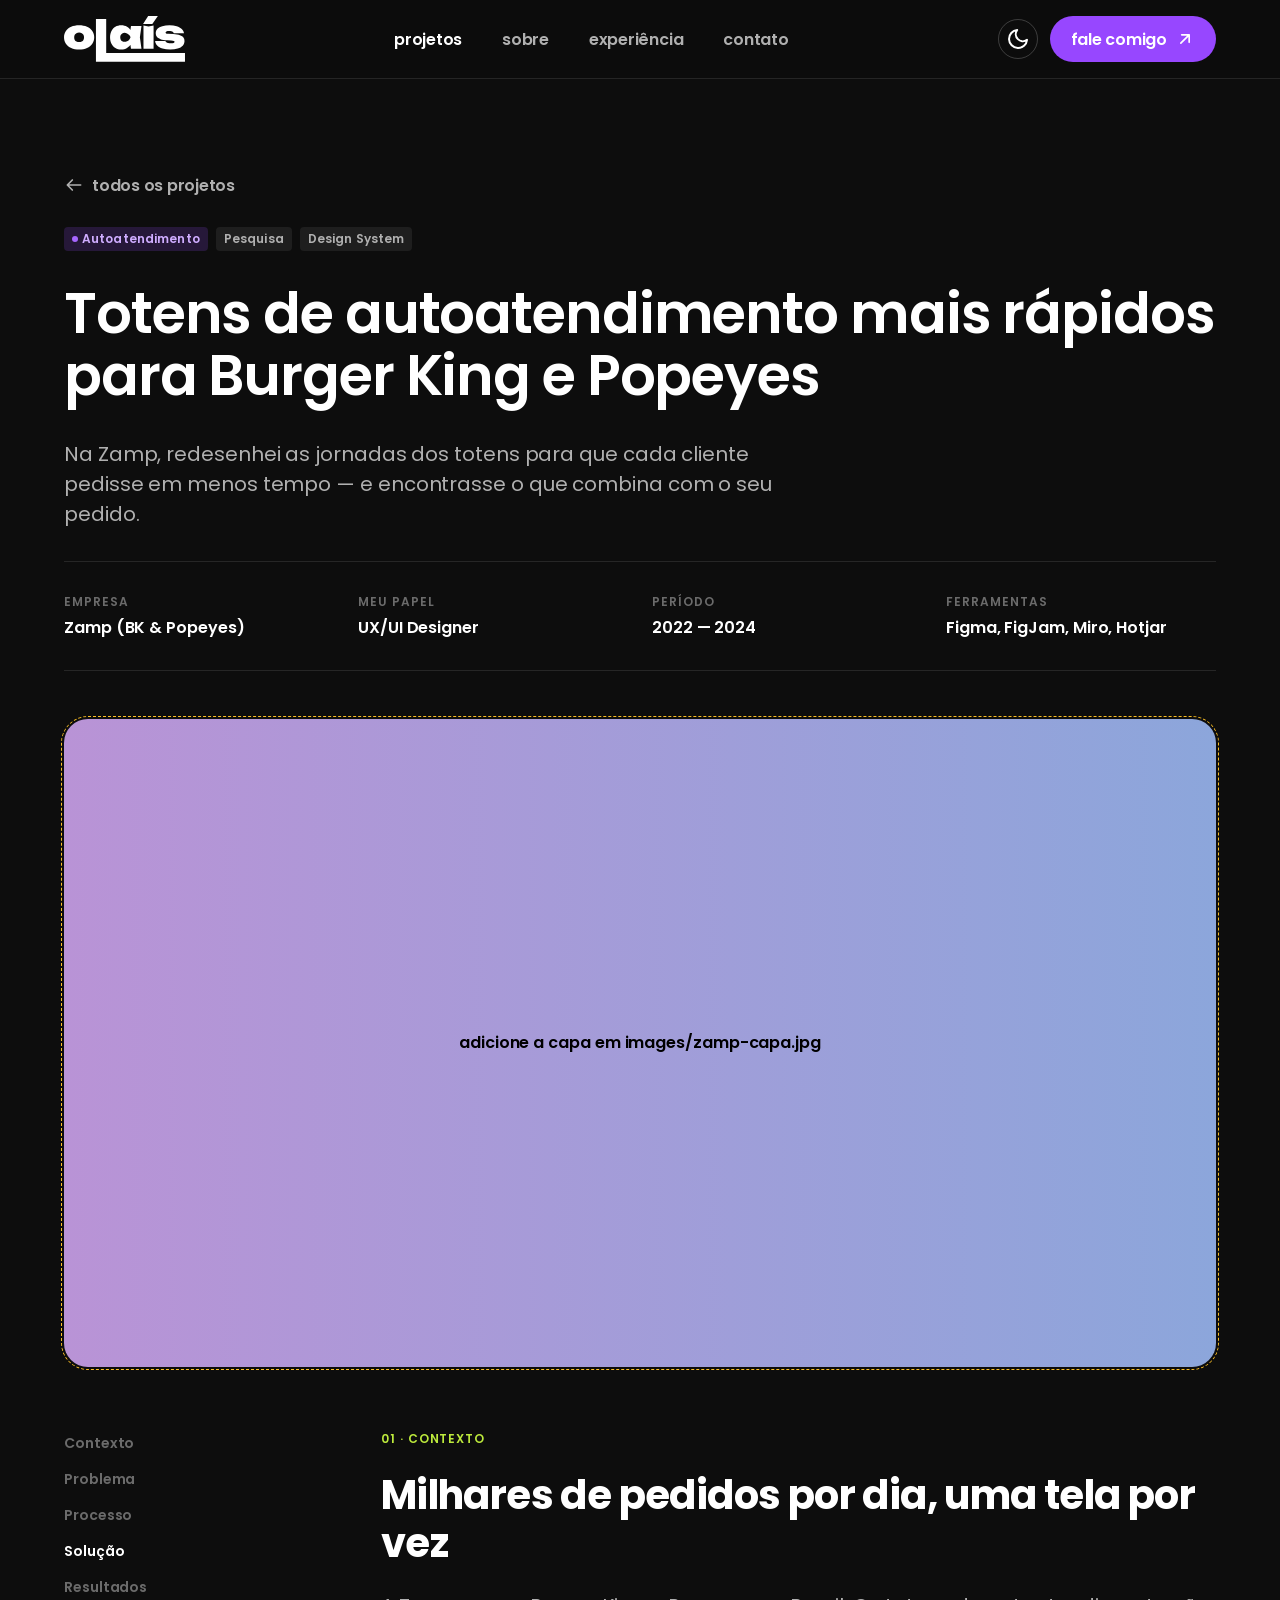
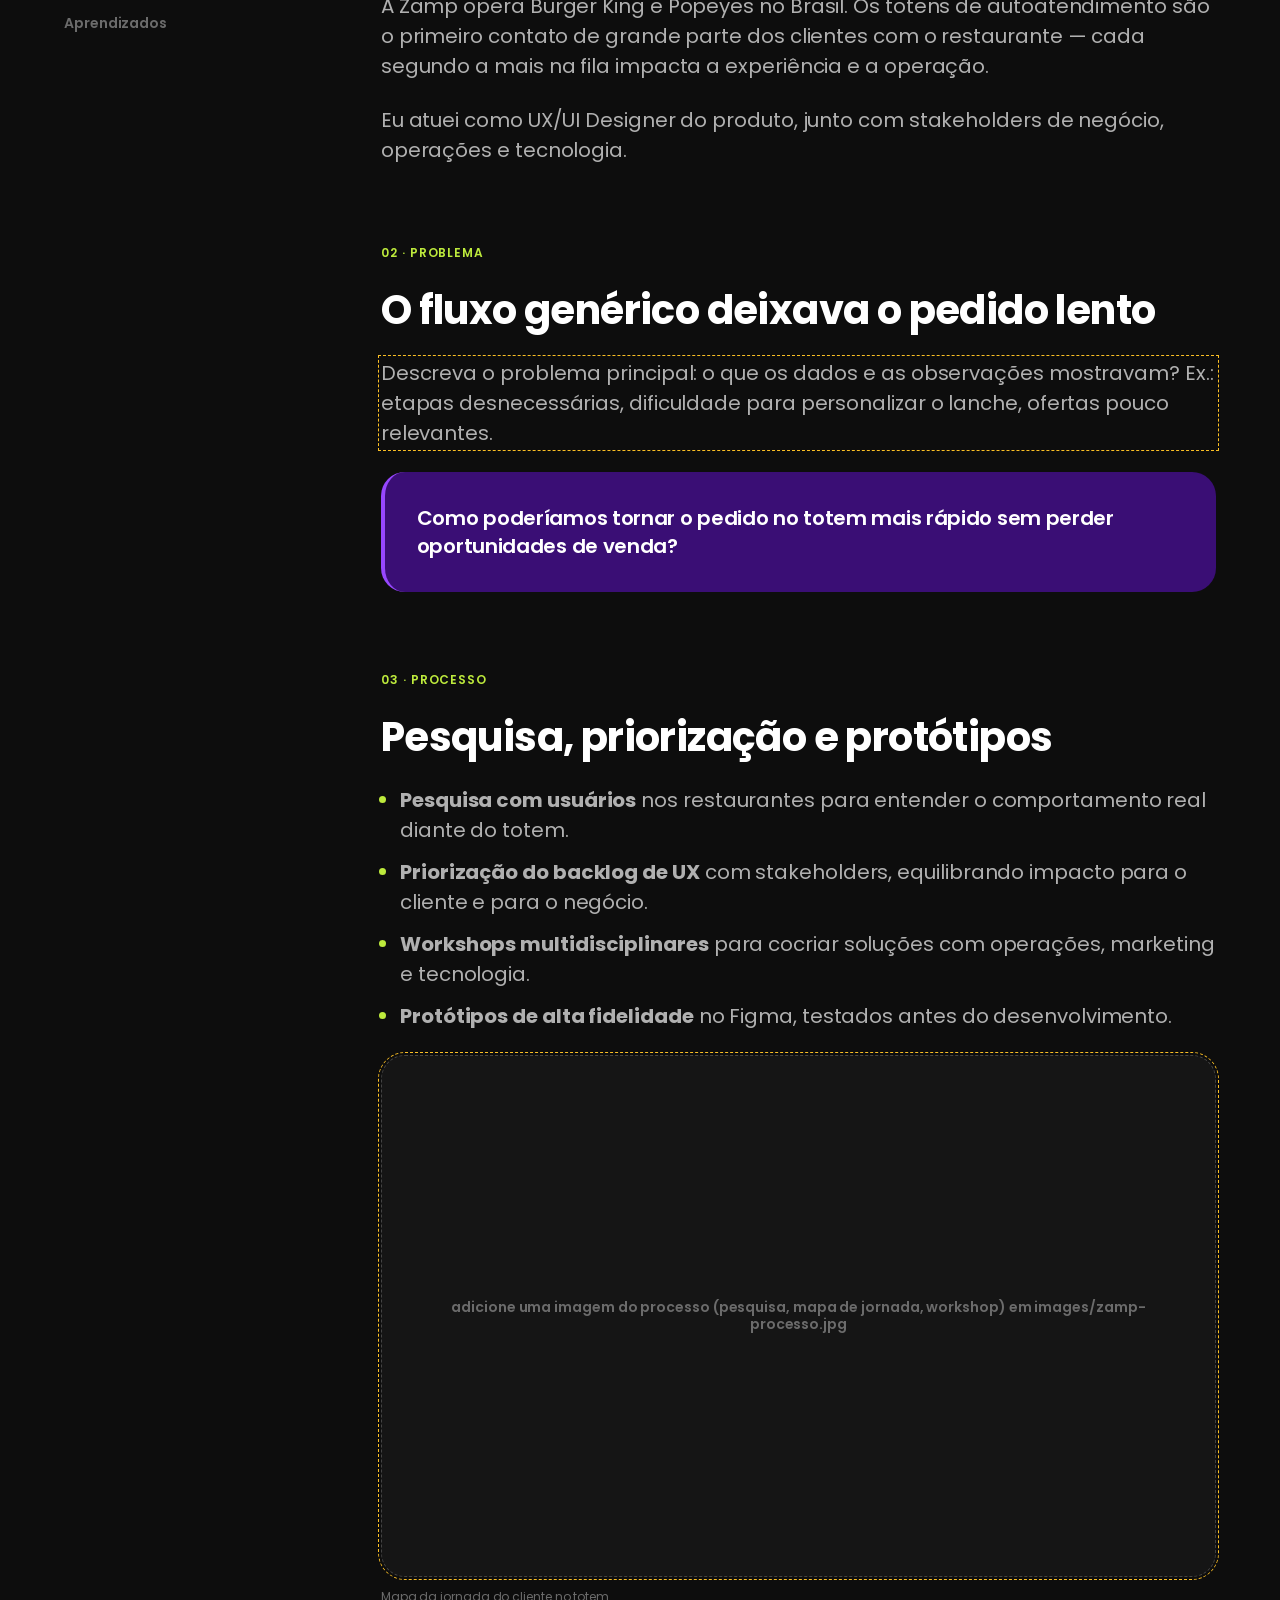
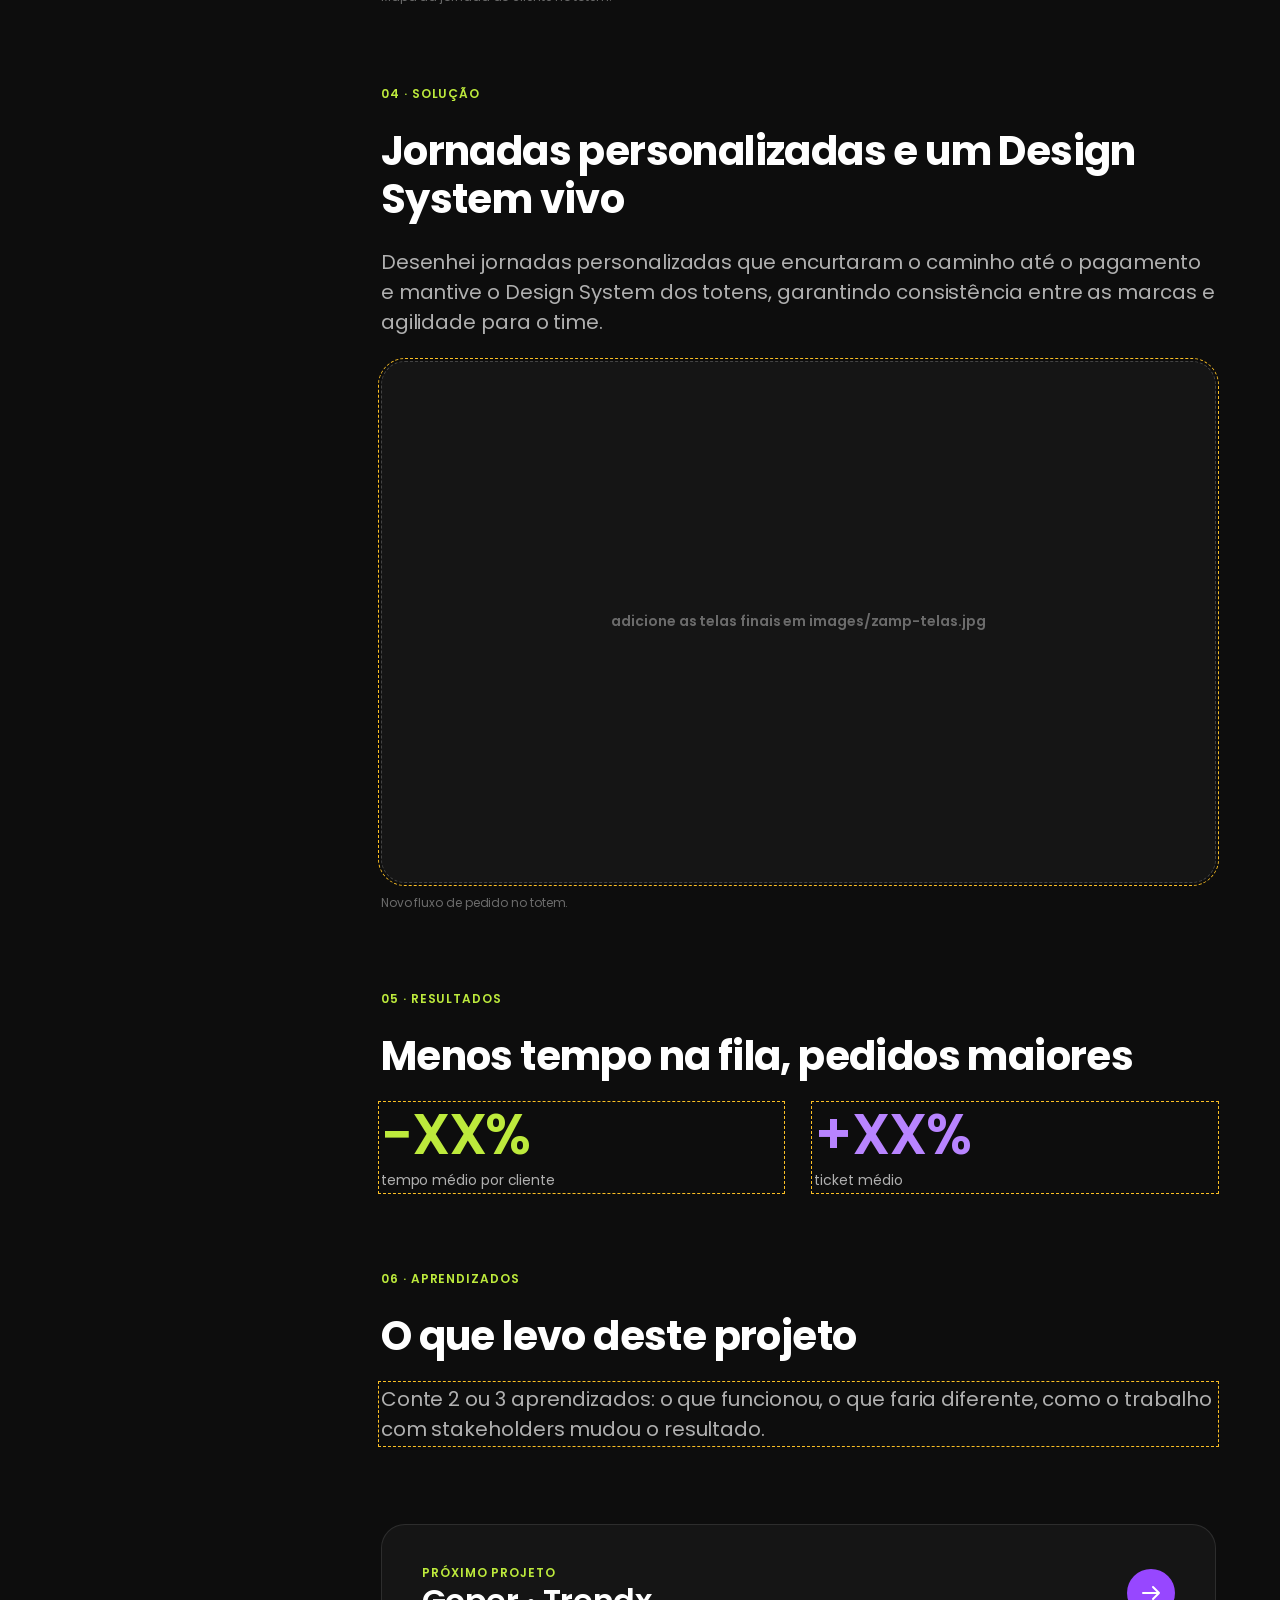
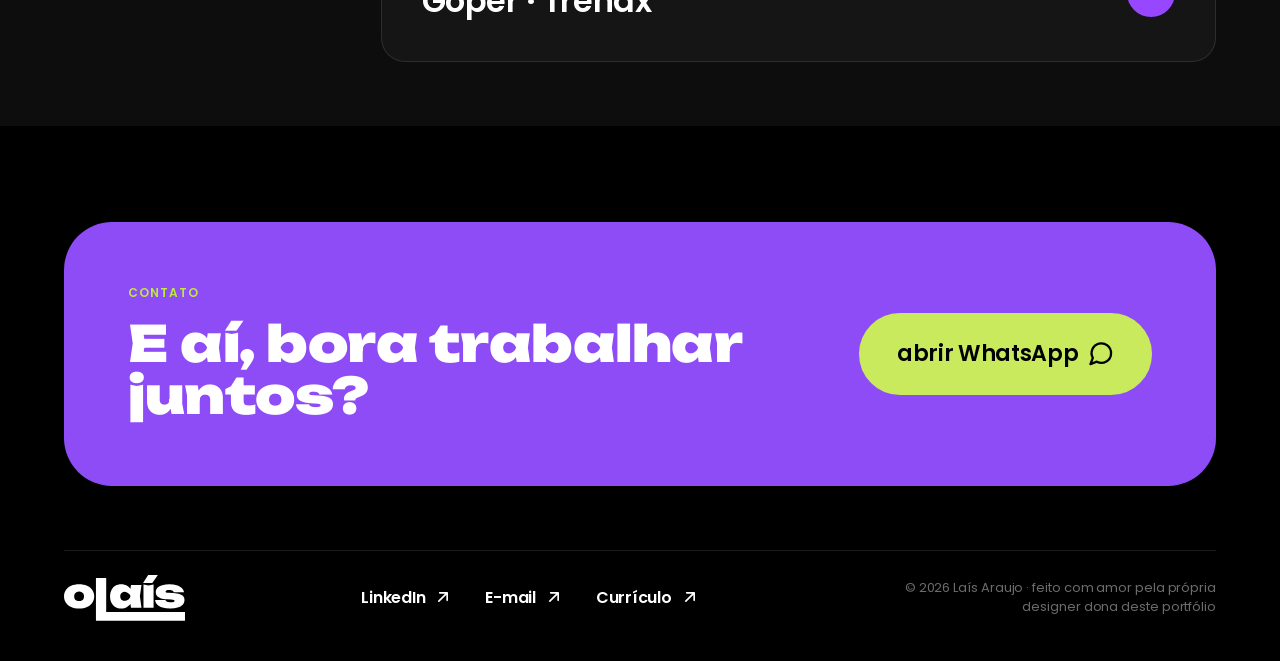
<file: projetos/zamp.html>
<!doctype html>
<html lang="pt-BR">
<head>
  <meta charset="utf-8">
  <meta name="viewport" content="width=device-width, initial-scale=1">
  <title>Zamp · Totens de autoatendimento — Laís Araujo</title>
  <meta name="description" content="Estudo de caso: experiência de autoatendimento nos totens do Burger King e Popeyes (Zamp).">
  <meta name="theme-color" content="#0D0D0D">
  <link rel="icon" href="../assets/favicon.svg?v=2" type="image/svg+xml">
  <link rel="icon" href="../assets/favicon-32.png?v=2" sizes="32x32" type="image/png">
  <link rel="apple-touch-icon" href="../assets/apple-touch-icon.png?v=2">
  <link rel="preconnect" href="https://fonts.googleapis.com">
  <link rel="preconnect" href="https://fonts.gstatic.com" crossorigin>
  <link href="https://fonts.googleapis.com/css2?family=Poppins:wght@400;600;700&family=Unbounded:wght@900&display=swap" rel="stylesheet">
  <link rel="stylesheet" href="../styles/tokens.css?v=73">
  <link rel="stylesheet" href="../styles/main.css?v=73">
  <link rel="stylesheet" href="../styles/motion.css?v=73">
  <script>try{var t=localStorage.getItem('theme');if(t)document.documentElement.dataset.theme=t}catch(e){}</script>
</head>
<body>
  <!-- Ícones (antes em assets/icons.svg): ficam dentro da página para aparecerem também abrindo o arquivo direto -->
  <svg aria-hidden="true" style="position:absolute;width:0;height:0;overflow:hidden" xmlns="http://www.w3.org/2000/svg">
  <symbol id="arrow-up-right" viewBox="0 0 24 24"><path d="M7 17 17 7M8 7h9v9"/></symbol>
  <symbol id="arrow-right" viewBox="0 0 24 24"><path d="M4 12h16M14 6l6 6-6 6"/></symbol>
  <symbol id="arrow-down" viewBox="0 0 24 24"><path d="M12 4v16M6 14l6 6 6-6"/></symbol>
  <symbol id="mail" viewBox="0 0 24 24"><path d="M3 6h18v12H3zM3 6l9 7 9-7"/></symbol>
  <symbol id="sun" viewBox="0 0 24 24"><circle cx="12" cy="12" r="4"/><path d="M12 2v2M12 20v2M4.9 4.9l1.4 1.4M17.7 17.7l1.4 1.4M2 12h2M20 12h2M4.9 19.1l1.4-1.4M17.7 6.3l1.4-1.4"/></symbol>
  <symbol id="moon" viewBox="0 0 24 24"><path d="M21 12.8A9 9 0 1 1 11.2 3a7 7 0 0 0 9.8 9.8z"/></symbol>
  <symbol id="star" viewBox="0 0 34 34"><path d="M17 0c1.2 9.6 7.4 15.8 17 17-9.6 1.2-15.8 7.4-17 17-1.2-9.6-7.4-15.8-17-17C9.6 15.8 15.8 9.6 17 0z" stroke="none"/></symbol>
  <symbol id="chat" viewBox="0 0 24 24"><path d="M21 11.5a8.4 8.4 0 0 1-12.4 7.4L3 21l2.1-5.4A8.5 8.5 0 1 1 21 11.5z"/></symbol>
  <symbol id="file" viewBox="0 0 24 24"><path d="M14 3H7a2 2 0 0 0-2 2v14a2 2 0 0 0 2 2h10a2 2 0 0 0 2-2V8z"/><path d="M14 3v5h5M9 13h6M9 17h4"/></symbol>
  <symbol id="quote" viewBox="0 0 24 24"><path d="M10 7H6a2 2 0 0 0-2 2v3a2 2 0 0 0 2 2h3v1a3 3 0 0 1-3 3M20 7h-4a2 2 0 0 0-2 2v3a2 2 0 0 0 2 2h3v1a3 3 0 0 1-3 3"/></symbol>
  <symbol id="plus" viewBox="0 0 24 24"><path d="M12 5v14M5 12h14"/></symbol>
</svg>
  <a class="skip-link btn btn--primary" href="#conteudo">Pular para o conteúdo</a>
  <header class="site-header">
    <div class="container site-header__inner">
      <a href="../index.html" aria-label="olaís — início"><img class="logo" src="../assets/logo.svg" alt="" width="121" height="46"></a>
      <nav class="site-nav" aria-label="Principal">
        <a href="../index.html#projetos" aria-current="page">projetos</a>
        <a href="../index.html#sobre">sobre</a>
        <a href="../index.html#experiencia">experiência</a>
        <a href="../index.html#contato">contato</a>
      </nav>
      <div class="site-header__actions">
        <button class="icon-btn theme-toggle" type="button" data-theme-toggle aria-label="Alternar tema">
          <svg class="icon icon-moon" aria-hidden="true"><use href="#moon"/></svg>
          <svg class="icon icon-sun" aria-hidden="true"><use href="#sun"/></svg>
        </button>
        <a class="btn btn--primary" href="../index.html#contato">fale comigo <svg class="icon" aria-hidden="true"><use href="#arrow-up-right"/></svg></a>
      </div>
    </div>
  </header>
  <nav class="menu-toggle" aria-label="Atalhos">
    <a href="../index.html#projetos" class="is-active">projetos <svg class="icon" aria-hidden="true"><use href="#arrow-up-right"/></svg></a>
    <a href="../index.html#contato">fale comigo</a>
  </nav>

  <main id="conteudo">
    <div class="container">
      <header class="case-hero">
        <a class="link case-hero__back" href="../index.html#projetos"><svg class="icon" aria-hidden="true"><use href="#arrow-right"/></svg> todos os projetos</a>
        <ul class="tag-list"><li class="tag tag--brand">Autoatendimento</li><li class="tag tag--outline">Pesquisa</li><li class="tag tag--outline">Design System</li></ul>
        <h1 class="display-l">Totens de autoatendimento mais rápidos para Burger King e Popeyes</h1>
        <p class="body-l text-secondary" style="max-width: 760px">Na Zamp, redesenhei as jornadas dos totens para que cada cliente pedisse em menos tempo — e encontrasse o que combina com o seu pedido.</p>
        <dl class="case-meta">
          <div><dt>Empresa</dt><dd>Zamp (BK &amp; Popeyes)</dd></div>
          <div><dt>Meu papel</dt><dd>UX/UI Designer</dd></div>
          <div><dt>Período</dt><dd>2022 — 2024</dd></div>
          <div><dt>Ferramentas</dt><dd>Figma, FigJam, Miro, Hotjar</dd></div>
        </dl>
      </header>
      <!-- Capa: substitua por <img src="../images/zamp-capa.jpg" alt="Totem de autoatendimento do Burger King com o novo fluxo"> -->
      <div class="case-cover todo">adicione a capa em images/zamp-capa.jpg</div>
    </div>

    <div class="container case-body">
      <ul class="case-toc" aria-label="Neste estudo de caso">
        <li><a href="#contexto">Contexto</a></li>
        <li><a href="#problema">Problema</a></li>
        <li><a href="#processo">Processo</a></li>
        <li><a href="#solucao">Solução</a></li>
        <li><a href="#resultados">Resultados</a></li>
        <li><a href="#aprendizados">Aprendizados</a></li>
      </ul>

      <div class="case-content">
        <section class="case-section reveal" id="contexto">
          <p class="overline">01 · Contexto</p>
          <h2 class="h2">Milhares de pedidos por dia, uma tela por vez</h2>
          <p>A Zamp opera Burger King e Popeyes no Brasil. Os totens de autoatendimento são o primeiro contato de grande parte dos clientes com o restaurante — cada segundo a mais na fila impacta a experiência e a operação.</p>
          <p>Eu atuei como UX/UI Designer do produto, junto com stakeholders de negócio, operações e tecnologia.</p>
        </section>

        <section class="case-section reveal" id="problema">
          <p class="overline">02 · Problema</p>
          <h2 class="h2">O fluxo genérico deixava o pedido lento</h2>
          <!-- Escreva aqui o problema com suas palavras e dados reais -->
          <p class="todo">Descreva o problema principal: o que os dados e as observações mostravam? Ex.: etapas desnecessárias, dificuldade para personalizar o lanche, ofertas pouco relevantes.</p>
          <div class="callout">Como poderíamos tornar o pedido no totem mais rápido sem perder oportunidades de venda?</div>
        </section>

        <section class="case-section reveal" id="processo">
          <p class="overline">03 · Processo</p>
          <h2 class="h2">Pesquisa, priorização e protótipos</h2>
          <ul>
            <li><strong>Pesquisa com usuários</strong> nos restaurantes para entender o comportamento real diante do totem.</li>
            <li><strong>Priorização do backlog de UX</strong> com stakeholders, equilibrando impacto para o cliente e para o negócio.</li>
            <li><strong>Workshops multidisciplinares</strong> para cocriar soluções com operações, marketing e tecnologia.</li>
            <li><strong>Protótipos de alta fidelidade</strong> no Figma, testados antes do desenvolvimento.</li>
          </ul>
          <figure class="case-figure">
            <div class="case-figure__img todo">adicione uma imagem do processo (pesquisa, mapa de jornada, workshop) em images/zamp-processo.jpg</div>
            <figcaption>Mapa da jornada do cliente no totem.</figcaption>
          </figure>
        </section>

        <section class="case-section reveal" id="solucao">
          <p class="overline">04 · Solução</p>
          <h2 class="h2">Jornadas personalizadas e um Design System vivo</h2>
          <p>Desenhei jornadas personalizadas que encurtaram o caminho até o pagamento e mantive o Design System dos totens, garantindo consistência entre as marcas e agilidade para o time.</p>
          <figure class="case-figure">
            <div class="case-figure__img todo">adicione as telas finais em images/zamp-telas.jpg</div>
            <figcaption>Novo fluxo de pedido no totem.</figcaption>
          </figure>
        </section>

        <section class="case-section reveal" id="resultados">
          <p class="overline">05 · Resultados</p>
          <h2 class="h2">Menos tempo na fila, pedidos maiores</h2>
          <!-- Troque os valores pelos números reais (ou remova a métrica se não puder divulgar) -->
          <div class="metrics">
            <div class="metric todo"><span class="metric__value">−XX%</span><span class="metric__label">tempo médio por cliente</span></div>
            <div class="metric metric--brand todo"><span class="metric__value">+XX%</span><span class="metric__label">ticket médio</span></div>
          </div>
        </section>

        <section class="case-section reveal" id="aprendizados">
          <p class="overline">06 · Aprendizados</p>
          <h2 class="h2">O que levo deste projeto</h2>
          <p class="todo">Conte 2 ou 3 aprendizados: o que funcionou, o que faria diferente, como o trabalho com stakeholders mudou o resultado.</p>
        </section>

        <a class="next-case" href="goper.html">
          <div><p class="overline">Próximo projeto</p><p class="h3">Goper · Trendx</p></div>
          <span class="icon-btn icon-btn--brand" aria-hidden="true"><svg class="icon"><use href="#arrow-right"/></svg></span>
        </a>
      </div>
    </div>
  </main>

  <footer class="case-foot">
    <div class="container">
      <div class="case-foot__cta">
        <div class="case-foot__text">
          <p class="case-foot__overline" data-i18n="cta.overline">Contato</p>
          <p class="case-foot__title" data-i18n="cta.title">E aí, bora trabalhar juntos?</p>
        </div>
        <a class="btn btn--accent btn--l case-foot__btn" href="https://wa.me/5511966239797?text=Ol%C3%A1%20La%C3%ADs%2C%20vi%20seu%20portf%C3%B3lio!" target="_blank" rel="noopener"><span data-i18n="cta.btn">abrir WhatsApp</span> <svg class="icon" aria-hidden="true"><use href="#chat"/></svg></a>
      </div>
      <div class="case-foot__bottom">
        <a href="../index.html" aria-label="olaís — início"><img class="logo" src="../assets/logo.svg" alt="" width="121" height="46"></a>
        <ul class="social">
          <li><a class="link" href="https://www.linkedin.com/in/laisaaraujo/" target="_blank" rel="noopener">LinkedIn <svg class="icon" aria-hidden="true"><use href="#arrow-up-right"/></svg></a></li>
          <li><a class="link" href="mailto:olais.design@gmail.com">E-mail <svg class="icon" aria-hidden="true"><use href="#arrow-up-right"/></svg></a></li>
          <li><a class="link" href="../assets/curriculo-lais-araujo.pdf" target="_blank" rel="noopener"><span data-i18n="foot.cv">Currículo</span> <svg class="icon" aria-hidden="true"><use href="#arrow-up-right"/></svg></a></li>
        </ul>
        <p class="case-foot__copy">© <span data-year>2026</span> Laís Araujo · <span data-i18n="foot.note">feito com amor pela própria designer dona deste portfólio</span></p>
      </div>
    </div>
  </footer>
  <script src="../scripts.js?v=73" defer></script>
  <script src="../fluid.js?v=73" defer></script>
</body>
</html>
</file>
<file: styles/tokens.css>
/* ==========================================================================
   olaís design system — tokens
   Espelha as variáveis do Figma (arquivo "Design System": Primitives, Color,
   Spacing, Radius) e os estilos de texto/efeito. Use sempre os semânticos
   (--color-*) nos componentes; as primitivas existem só para alimentá-los.
   ========================================================================== */

:root {
  /* ---------- Primitives ---------- */
  --purple-50: #F4ECFF;  --purple-100: #E6D5FF; --purple-200: #CFADFF; --purple-300: #B884FF; --purple-400: #A766FF;
  --purple-500: #9747FF; --purple-600: #7F2EEB; --purple-700: #6A1FCC; --purple-800: #5214A3; --purple-900: #3A0E75;

  --lime-50: #F7FDE6;  --lime-100: #EEFAC8; --lime-200: #DDF494; --lime-300: #CDEF66; --lime-400: #BDEA3C;
  --lime-500: #A3D21F; --lime-600: #82A916; --lime-700: #627F12; --lime-800: #445810; --lime-900: #2A360B;

  --neutral-0: #FFFFFF;   --neutral-50: #F5F5F5;  --neutral-100: #E8E8E8; --neutral-200: #D1D1D1; --neutral-300: #B0B0B0;
  --neutral-400: #8A8A8A; --neutral-500: #6B6B6B; --neutral-600: #4A4A4A; --neutral-700: #2C2C2C; --neutral-800: #1F1F1F;
  --neutral-850: #151515; --neutral-900: #0D0D0D; --neutral-1000: #000000;

  --lilac-400: #B993D6; --sky-400: #8CA6DB; --mint-200: #BDFFF3;
  --green-400: #4ADE80; --green-600: #16A34A; --amber-400: #FBBF24; --amber-600: #D97706; --red-400: #F87171; --red-600: #DC2626;
  --red-100: #FEE2E2; --red-300: #FCA5A5; --red-500: #EF4444; --red-700: #B91C1C;
  --orange-100: #FFEDD5; --orange-300: #FDBA74; --orange-400: #FB923C; --orange-500: #F97316; --orange-800: #9A3412;

  --alpha-white-5: rgb(255 255 255 / 0.05); --alpha-white-10: rgb(255 255 255 / 0.10); --alpha-white-20: rgb(255 255 255 / 0.20);
  --alpha-black-5: rgb(0 0 0 / 0.05); --alpha-black-10: rgb(0 0 0 / 0.10); --alpha-black-30: rgb(0 0 0 / 0.30); --alpha-black-60: rgb(0 0 0 / 0.60);

  /* ---------- Spacing (escala de 4px) ---------- */
  --spacing-0: 0;      --spacing-1: 4px;   --spacing-2: 8px;   --spacing-3: 12px;  --spacing-4: 16px;
  --spacing-5: 20px;   --spacing-6: 24px;  --spacing-8: 32px;  --spacing-10: 40px; --spacing-12: 48px;
  --spacing-16: 64px;  --spacing-20: 80px; --spacing-24: 96px; --spacing-30: 120px; --spacing-32: 128px;

  /* ---------- Radius ---------- */
  --radius-none: 0; --radius-xs: 4px; --radius-sm: 8px; --radius-md: 16px; --radius-lg: 24px; --radius-xl: 40px; --radius-full: 999px;

  /* ---------- Typography (Poppins) ---------- */
  --font-family: "Poppins", system-ui, -apple-system, "Segoe UI", sans-serif;
  --font-brand: "Unbounded", "Poppins", system-ui, sans-serif; /* Brand · Unbounded Black (900) */
  --text-brand-hero: 900 clamp(40px, 4.6vw, 80px)/1.06 var(--font-brand);
  /* tamanhos fluidos: mínimo no celular → valor do Figma no desktop */
  --text-display-xl: 700 clamp(44px, 7vw, 72px)/1.05 var(--font-family);
  --text-display-l:  600 clamp(36px, 5.5vw, 56px)/1.1 var(--font-family);
  --text-h1:         600 clamp(32px, 4.5vw, 48px)/1.15 var(--font-family);
  --text-h2:         700 clamp(28px, 4vw, 40px)/1.2 var(--font-family);
  --text-h3:         600 clamp(24px, 3vw, 32px)/1.25 var(--font-family);
  --text-h4:         700 24px/1.3 var(--font-family);
  --text-h5:         600 20px/1.4 var(--font-family);
  --text-body-l:     400 clamp(18px, 1.6vw, 20px)/1.5 var(--font-family);
  --text-body-m:     400 16px/1.5 var(--font-family);
  --text-body-s:     400 14px/1.5 var(--font-family);
  --text-label-l:    600 18px/1.2 var(--font-family);
  --text-label-m:    600 16px/1.2 var(--font-family);
  --text-label-s:    600 14px/1.2 var(--font-family);
  --text-caption:    400 12px/1.4 var(--font-family);
  --text-overline:   600 12px/1.4 var(--font-family);
  --tracking-tight: -0.015em; /* títulos e labels */
  --tracking-body:  -0.005em;
  --tracking-overline: 0.08em;

  /* ---------- Effects ---------- */
  --blur-sm: blur(15px);
  --blur-lg: blur(25px);
  --shadow-sm: 0 2px 8px rgb(0 0 0 / 0.25);
  --shadow-md: 0 8px 24px -4px rgb(0 0 0 / 0.35);
  --shadow-glow-brand: 0 0 24px rgb(151 71 255 / 0.45);

  /* ---------- Gradients ---------- */
  --color-gradient-lilac-start: var(--lilac-400); --color-gradient-lilac-end: var(--sky-400);
  --color-gradient-lime-start: var(--lime-400);   --color-gradient-lime-end: var(--mint-200);
  --gradient-lilac: linear-gradient(90deg, var(--color-gradient-lilac-start), var(--color-gradient-lilac-end));
  --gradient-lime: linear-gradient(90deg, var(--color-gradient-lime-start), var(--color-gradient-lime-end));

  /* ---------- Layout ---------- */
  --container: 1280px;
  --gutter: clamp(16px, 5vw, 80px);
}

/* ---------- Color — modo Dark (padrão) ---------- */
:root,
:root[data-theme="dark"] {
  color-scheme: dark;
  --color-bg-base: var(--neutral-1000);
  --color-bg-primary: var(--neutral-900);
  --color-bg-secondary: var(--neutral-850);
  --color-bg-elevated: var(--neutral-800);
  --color-bg-inverse: var(--neutral-0);
  --color-bg-glass: var(--alpha-white-10);
  --color-bg-scrim: var(--alpha-black-10);
  --color-bg-scrim-strong: var(--alpha-black-30);
  --color-bg-overlay: var(--alpha-black-60);

  --color-surface-brand: var(--purple-500);
  --color-surface-brand-hover: var(--purple-400);
  --color-surface-brand-subtle: var(--purple-900);
  --color-surface-accent: var(--lime-400);
  --color-surface-accent-subtle: var(--lime-900);
  --color-surface-neutral: var(--neutral-700);
  --color-surface-disabled: var(--neutral-800);

  --color-text-primary: var(--neutral-0);
  --color-text-secondary: var(--neutral-300);
  --color-text-tertiary: var(--neutral-500);
  --color-text-disabled: var(--neutral-600);
  --color-text-inverse: var(--neutral-900);
  --color-text-brand: var(--purple-300);
  --color-text-accent: var(--lime-400);
  --color-text-on-brand: var(--neutral-0);
  --color-text-on-accent: var(--neutral-1000);

  --color-border-default: var(--alpha-white-20);
  --color-border-subtle: var(--alpha-white-10);
  --color-border-strong: var(--neutral-0);
  --color-border-brand: var(--purple-500);
  --color-border-focus: var(--lime-400);

  --color-icon-primary: var(--neutral-0);
  --logo-filter: brightness(0) invert(1); /* logos pretos (PNG/SVG) ficam brancos no tema escuro */
  --color-icon-secondary: var(--neutral-300);
  --color-icon-inverse: var(--neutral-900);
  --color-icon-brand: var(--purple-300);
  --color-icon-accent: var(--lime-400);
  --color-icon-on-brand: var(--neutral-0);

  /* tags (etiquetas não clicáveis) */
  --color-tag-brand-bg: rgb(151 71 255 / .18); --color-tag-brand-fg: var(--purple-200); --color-tag-brand-dot: var(--purple-400);
  --color-tag-accent-bg: rgb(189 234 60 / .13); --color-tag-accent-fg: var(--lime-300); --color-tag-accent-dot: var(--lime-400);
  --color-tag-neutral-bg: rgb(255 255 255 / .07); --color-tag-neutral-fg: var(--neutral-300);
  --color-tag-danger-bg: rgb(239 68 68 / .16); --color-tag-danger-fg: var(--red-300); --color-tag-danger-dot: var(--red-400);
  --color-tag-warning-bg: rgb(249 115 22 / .16); --color-tag-warning-fg: var(--orange-300); --color-tag-warning-dot: var(--orange-400);

  --color-feedback-success: var(--green-400);
  --color-feedback-warning: var(--amber-400);
  --color-feedback-error: var(--red-400);
}

/* ---------- Color — modo Light ---------- */
:root[data-theme="light"] {
  color-scheme: light;
  --color-bg-base: var(--neutral-0);
  --color-bg-primary: var(--neutral-0);
  --color-bg-secondary: var(--neutral-50);
  --color-bg-elevated: var(--neutral-0);
  --color-bg-inverse: var(--neutral-900);
  --color-bg-glass: var(--alpha-black-5);
  --color-bg-scrim: var(--alpha-black-5);
  --color-bg-scrim-strong: var(--alpha-black-10);
  --color-bg-overlay: var(--alpha-black-30);

  --color-surface-brand: var(--purple-500);
  --color-surface-brand-hover: var(--purple-600);
  --color-surface-brand-subtle: var(--purple-50);
  --color-surface-accent: var(--lime-400);
  --color-surface-accent-subtle: var(--lime-50);
  --color-surface-neutral: var(--neutral-100);
  --color-surface-disabled: var(--neutral-100);

  --color-text-primary: var(--neutral-900);
  --color-text-secondary: var(--neutral-700); /* contraste: 13:1 */
  --color-text-tertiary: var(--neutral-500); /* contraste: 5,3:1 (antes 3,4:1) */
  --color-text-disabled: var(--neutral-300);
  --color-text-inverse: var(--neutral-0);
  --color-text-brand: var(--purple-600);
  --color-text-accent: var(--purple-700); /* lima no fundo branco não tem contraste; roxo escuro tem 7:1 */
  --color-text-on-brand: var(--neutral-0);
  --color-text-on-accent: var(--neutral-1000);

  --color-border-default: var(--neutral-300);
  --color-border-subtle: var(--neutral-200);
  --color-border-strong: var(--neutral-900);
  --color-border-brand: var(--purple-500);
  --color-border-focus: var(--purple-600);

  --color-icon-primary: var(--neutral-900);
  --logo-filter: brightness(0); /* e pretos no tema claro */
  --color-icon-secondary: var(--neutral-700);
  --color-icon-inverse: var(--neutral-0);
  --color-icon-brand: var(--purple-500);
  --color-icon-accent: var(--purple-700);
  --color-icon-on-brand: var(--neutral-0);

  --color-tag-brand-bg: var(--purple-50); --color-tag-brand-fg: var(--purple-700); --color-tag-brand-dot: var(--purple-500);
  --color-tag-accent-bg: var(--lime-100); --color-tag-accent-fg: var(--lime-800); --color-tag-accent-dot: var(--lime-600);
  --color-tag-neutral-bg: rgb(0 0 0 / .06); --color-tag-neutral-fg: var(--neutral-600);
  --color-tag-danger-bg: var(--red-100); --color-tag-danger-fg: var(--red-700); --color-tag-danger-dot: var(--red-500);
  --color-tag-warning-bg: var(--orange-100); --color-tag-warning-fg: var(--orange-800); --color-tag-warning-dot: var(--orange-500);

  --color-feedback-success: var(--green-600);
  --color-feedback-warning: var(--amber-600);
  --color-feedback-error: var(--red-600);
}
</file>
<file: styles/main.css>
/* ==========================================================================
   olaís portfolio — componentes e layout
   Cada bloco corresponde a um componente do Figma (página Componentes).
   Só usa tokens de tokens.css.
   ========================================================================== */

/* ---------- Base ---------- */
*, *::before, *::after { box-sizing: border-box; }
* { margin: 0; }
html { scroll-behavior: smooth; -webkit-text-size-adjust: 100%; }
body {
  background: var(--color-bg-primary);
  color: var(--color-text-primary);
  font: var(--text-body-m);
  letter-spacing: var(--tracking-body);
  -webkit-font-smoothing: antialiased;
  overflow-x: hidden;
  transition: background-color .3s ease, color .3s ease;
}
img, svg { display: block; max-width: 100%; }
a { color: inherit; text-decoration: none; }
button { font: inherit; color: inherit; background: none; border: 0; cursor: pointer; }
:focus-visible { outline: 2px solid var(--color-border-focus); outline-offset: 3px; border-radius: var(--radius-sm); }
::selection { background: var(--color-surface-accent); color: var(--color-text-on-accent); }

.container { width: 100%; max-width: calc(var(--container) + var(--gutter) * 2); margin-inline: auto; padding-inline: var(--gutter); }
.skip-link { position: absolute; left: var(--spacing-4); top: -100px; z-index: 100; }
.skip-link:focus { top: var(--spacing-4); }
.visually-hidden { position: absolute; width: 1px; height: 1px; overflow: hidden; clip: rect(0 0 0 0); white-space: nowrap; }

/* ---------- Typography helpers ---------- */
.display-xl { font: var(--text-display-xl); letter-spacing: -0.02em; }
.display-l  { font: var(--text-display-l);  letter-spacing: -0.02em; }
.h1 { font: var(--text-h1); letter-spacing: var(--tracking-tight); }
.h2 { font: var(--text-h2); letter-spacing: var(--tracking-tight); }
.h3 { font: var(--text-h3); letter-spacing: var(--tracking-tight); }
.h4 { font: var(--text-h4); letter-spacing: var(--tracking-tight); }
.h5 { font: var(--text-h5); letter-spacing: var(--tracking-tight); }
.body-l { font: var(--text-body-l); }
.body-s { font: var(--text-body-s); }
.caption { font: var(--text-caption); }
.overline { font: var(--text-overline); letter-spacing: var(--tracking-overline); text-transform: uppercase; color: var(--color-text-accent); }
.text-secondary { color: var(--color-text-secondary); }
.text-tertiary { color: var(--color-text-tertiary); }
.text-brand { color: var(--color-text-brand); }
.text-accent { color: var(--color-text-accent); }

/* ---------- Logo (máscara: segue color/icon/primary) ---------- */
.logo {
  display: inline-block; width: 121px; height: auto; aspect-ratio: 220 / 84; vertical-align: middle;
  filter: var(--logo-filter); /* o SVG é preto: no tema escuro fica branco */
}

/* ---------- Icon ---------- */
.icon { width: 1.25em; height: 1.25em; flex: none; stroke: currentColor; fill: none; stroke-width: 2; stroke-linecap: round; stroke-linejoin: round; }

/* ---------- Button ---------- */
.btn {
  --btn-bg: transparent; --btn-fg: var(--color-text-primary); --btn-bd: transparent;
  display: inline-flex; align-items: center; justify-content: center; gap: var(--spacing-2);
  padding: var(--spacing-3) var(--spacing-5);
  font: var(--text-label-m); letter-spacing: var(--tracking-tight); white-space: nowrap;
  color: var(--btn-fg); background: var(--btn-bg);
  border: 1px solid var(--btn-bd); border-radius: var(--radius-full);
  transition: background-color .2s ease, color .2s ease, border-color .2s ease, transform .2s ease, box-shadow .2s ease;
}
.btn:active { transform: scale(.97); }
.btn--l { padding: var(--spacing-5) var(--spacing-10); font: var(--text-h5); letter-spacing: var(--tracking-tight); border-width: 2px; }
.btn--primary   { --btn-bg: var(--color-surface-brand); --btn-fg: var(--color-text-on-brand); }
.btn--primary:hover { --btn-bg: var(--color-surface-brand-hover); box-shadow: var(--shadow-glow-brand); }
.btn--secondary { --btn-bg: var(--color-bg-inverse); --btn-fg: var(--color-text-inverse); }
.btn--secondary:hover { --btn-bg: var(--color-surface-accent); --btn-fg: var(--color-text-on-accent); }
.btn--outline   { --btn-bd: var(--color-border-strong); }
.btn--outline:hover, .btn--ghost:hover { --btn-bg: var(--color-bg-glass); }
.btn[disabled], .btn[aria-disabled="true"] { --btn-bg: var(--color-surface-disabled); --btn-fg: var(--color-text-disabled); --btn-bd: transparent; pointer-events: none; box-shadow: none; }

/* ---------- Icon Button ---------- */
.icon-btn {
  display: inline-grid; place-items: center; width: 48px; height: 48px; flex: none;
  border-radius: var(--radius-full); border: 2px solid var(--color-border-strong);
  color: var(--color-icon-primary); transition: background-color .2s ease, color .2s ease, transform .3s ease;
}
.icon-btn .icon { width: 24px; height: 24px; }
.icon-btn--brand { background: var(--color-surface-brand); border-color: transparent; color: var(--color-icon-on-brand); }
.icon-btn--filled, .icon-btn:hover { background: var(--color-bg-inverse); color: var(--color-icon-inverse); }
.icon-btn--brand:hover { background: var(--color-surface-brand-hover); color: var(--color-icon-on-brand); }

/* ---------- Tag ---------- */
/* Tag = etiqueta informativa, não é clicável. Para não parecer botão:
   cantos retos (6px, botões são cápsulas), texto pequeno, fundo suave translúcido
   em vez de cor cheia, ponto colorido de categoria e nenhum efeito de hover. */
.tag {
  --tag-bg: var(--color-tag-neutral-bg); --tag-fg: var(--color-tag-neutral-fg); --tag-dot: transparent;
  display: inline-flex; align-items: center; gap: var(--spacing-1); padding: var(--spacing-1) var(--spacing-2); border-radius: var(--radius-xs); border: 0;
  background: var(--tag-bg); color: var(--tag-fg); font: 600 12px/1.35 var(--font-family); letter-spacing: .01em; white-space: nowrap; cursor: default;
}
.tag--brand::before, .tag--accent::before, .tag--danger::before, .tag--warning::before { content: ""; width: 6px; height: 6px; border-radius: 50%; background: var(--tag-dot); flex: none; }
.tag--brand  { --tag-bg: var(--color-tag-brand-bg); --tag-fg: var(--color-tag-brand-fg); --tag-dot: var(--color-tag-brand-dot); }
.tag--accent { --tag-bg: var(--color-tag-accent-bg); --tag-fg: var(--color-tag-accent-fg); --tag-dot: var(--color-tag-accent-dot); }
.tag--danger  { --tag-bg: var(--color-tag-danger-bg); --tag-fg: var(--color-tag-danger-fg); --tag-dot: var(--color-tag-danger-dot); }
.tag--warning { --tag-bg: var(--color-tag-warning-bg); --tag-fg: var(--color-tag-warning-fg); --tag-dot: var(--color-tag-warning-dot); }
/* cards de projeto são sempre claros: usam os valores do tema claro */
.project-card .tag { --tag-bg: rgb(0 0 0 / .06); --tag-fg: var(--neutral-600); }
.project-card .tag--brand { --tag-bg: var(--purple-50); --tag-fg: var(--purple-700); --tag-dot: var(--purple-500); }
.project-card .tag--accent { --tag-bg: var(--lime-100); --tag-fg: var(--lime-800); --tag-dot: var(--lime-600); }
.project-card .tag--danger  { --tag-bg: var(--red-100); --tag-fg: var(--red-700); --tag-dot: var(--red-500); }
.project-card .tag--warning { --tag-bg: var(--orange-100); --tag-fg: var(--orange-800); --tag-dot: var(--orange-500); }
.tag-list { display: flex; flex-wrap: wrap; gap: var(--spacing-2); list-style: none; padding: 0; }

/* ---------- Link ---------- */
.link { display: inline-flex; align-items: center; gap: var(--spacing-2); font: var(--text-label-m); letter-spacing: var(--tracking-tight); color: var(--color-text-primary); transition: color .2s ease; }
.link:hover { color: var(--color-text-accent); text-decoration: underline; text-underline-offset: 4px; }
.link:hover .icon { transform: translate(2px, -2px); }
.link .icon { transition: transform .2s ease; }

/* ---------- Header ---------- */
.site-header {
  position: sticky; top: 0; z-index: 50;
  background: color-mix(in srgb, var(--color-bg-primary) 80%, transparent);
  -webkit-backdrop-filter: var(--blur-sm); backdrop-filter: var(--blur-sm);
  border-bottom: 1px solid var(--color-border-subtle);
}
.site-header__inner { display: flex; align-items: center; justify-content: space-between; gap: var(--spacing-6); padding-block: var(--spacing-4); }
.site-nav { display: flex; align-items: center; gap: var(--spacing-10); }
.site-nav a { font: var(--text-label-m); letter-spacing: var(--tracking-tight); color: var(--color-text-secondary); transition: color .2s ease; }
.site-nav a:hover, .site-nav a[aria-current="page"] { color: var(--color-text-primary); }
.site-header__actions { display: flex; align-items: center; gap: var(--spacing-3); }
.theme-toggle { width: 40px; height: 40px; border-width: 1px; border-color: var(--color-border-default); }
.theme-toggle .icon-sun { display: none; }
:root[data-theme="light"] .theme-toggle .icon-sun { display: block; }
:root[data-theme="light"] .theme-toggle .icon-moon { display: none; }

/* ---------- Menu Toggle (navegação flutuante, celular) ---------- */
.menu-toggle {
  position: fixed; left: 50%; bottom: var(--spacing-5); z-index: 60; translate: -50% 0;
  display: none; gap: var(--spacing-2); padding: var(--spacing-2);
  border-radius: var(--radius-full); border: 2px solid var(--color-border-default);
  background: var(--color-bg-glass); -webkit-backdrop-filter: var(--blur-sm); backdrop-filter: var(--blur-sm);
  box-shadow: var(--shadow-md);
}
.menu-toggle a { display: inline-flex; align-items: center; gap: var(--spacing-2); padding: var(--spacing-3) var(--spacing-5); border-radius: var(--radius-full); font: var(--text-label-m); letter-spacing: var(--tracking-tight); color: var(--color-text-primary); white-space: nowrap; }
/* celular: menor, acima da área segura do aparelho, e some enquanto a pessoa rola para baixo lendo */
@media (max-width: 768px) {
  .menu-toggle { bottom: max(var(--spacing-3), calc(env(safe-area-inset-bottom) + var(--spacing-2))); gap: var(--spacing-1); padding: var(--spacing-1); border-width: 1px; background: color-mix(in srgb, var(--color-bg-elevated) 92%, transparent); transition: translate .35s var(--ease-out, ease), opacity .3s ease; }
  .menu-toggle a { padding: var(--spacing-2) var(--spacing-4); font: var(--text-label-s); }
  .menu-toggle a .icon { width: 16px; height: 16px; }
  .menu-toggle.is-hidden { translate: -50% calc(100% + 32px); opacity: 0; pointer-events: none; }
}
.menu-toggle a.is-active { background: var(--color-surface-brand); color: var(--color-text-on-brand); }
.menu-toggle a:not(.is-active) .icon { display: none; }

/* ---------- Section ---------- */
.section { padding-block: clamp(64px, 10vw, 128px); position: relative; }
.section-header { display: grid; gap: var(--spacing-4); max-width: 720px; margin-bottom: clamp(40px, 6vw, 64px); }
.section-header--center { margin-inline: auto; text-align: center; justify-items: center; }
.section-header p:not(.overline) { color: var(--color-text-secondary); font: var(--text-body-l); }
.divider { border: 0; border-top: 1px solid var(--color-border-subtle); }

/* ---------- Hero ---------- */
.hero { position: relative; isolation: isolate; overflow: hidden; padding-block: clamp(72px, 12vw, 160px) clamp(64px, 8vw, 112px); }
.hero__content { display: grid; gap: var(--spacing-8); max-width: 900px; }
.hero__title { font: var(--text-display-xl); letter-spacing: -0.03em; }
.hero__title .highlight { color: var(--color-text-accent); }
.hero__lead { font: var(--text-body-l); color: var(--color-text-secondary); max-width: 640px; }
.hero__actions { display: flex; flex-wrap: wrap; gap: var(--spacing-3); }
.hero__meta { display: flex; flex-wrap: wrap; align-items: center; gap: var(--spacing-3) var(--spacing-6); color: var(--color-text-secondary); font: var(--text-body-s); }
.status-dot { display: inline-flex; align-items: center; gap: var(--spacing-2); }
.status-dot::before { content: ""; width: 8px; height: 8px; border-radius: 50%; background: var(--color-feedback-success); box-shadow: 0 0 0 4px color-mix(in srgb, var(--color-feedback-success) 25%, transparent); }

.blob { position: absolute; z-index: -1; pointer-events: none; user-select: none; }
.blob--lilac { width: clamp(260px, 38vw, 560px); top: -12%; right: -8%; animation: float 14s ease-in-out infinite; }
.blob--lime  { width: clamp(90px, 12vw, 180px); bottom: 14%; right: 26%; animation: float 10s ease-in-out infinite reverse; }
.blob--wave  { width: clamp(280px, 40vw, 600px); bottom: -30%; left: -16%; opacity: .7; animation: float 18s ease-in-out infinite; }
@keyframes float { 50% { transform: translate(12px, -18px) rotate(4deg); } }

/* ---------- Marquee ---------- */
.marquee { background: var(--color-surface-brand); padding-block: var(--spacing-10); overflow: hidden; }
.marquee__band { background: var(--color-bg-inverse); rotate: -2deg; margin-inline: -2%; overflow: hidden; }
.marquee__track { display: flex; width: max-content; animation: marquee 40s linear infinite; }
.marquee__group { display: flex; align-items: center; gap: var(--spacing-6); padding: var(--spacing-2) var(--spacing-3); }
.marquee__item { font: var(--text-h1); letter-spacing: var(--tracking-tight); color: var(--color-text-inverse); white-space: nowrap; }
.marquee__star { width: 28px; height: 28px; flex: none; fill: var(--color-icon-accent); }
@keyframes marquee { to { transform: translateX(-50%); } }

/* ---------- Project Card ----------
   Sem imagem: logo da empresa, título e tags. Cards alinhados; no hover o card sobe,
   ganha borda roxa e brilho, e o quadrado do logo fica preto com o logo branco. */
.projects { display: grid; grid-template-columns: repeat(auto-fit, minmax(min(100%, 320px), 1fr)); gap: var(--spacing-8); }
.project-card {
  --card-bg: #F3F1EC; --card-ink: var(--neutral-1000); --card-mute: #5f5b55; --card-line: rgb(0 0 0 / .14);
  position: relative; display: flex; color: var(--card-ink);
  transition: transform .5s var(--ease-out, ease), opacity .7s ease;
}
.project-card.reveal { transform: translateY(24px); }
.project-card.reveal.is-visible { transform: none; }
.project-card__inner {
  position: relative; display: flex; flex-direction: column; gap: var(--spacing-6); width: 100%;
  padding: clamp(24px, 2.4vw, 36px); border-radius: 32px; background: var(--card-bg);
  /* sem overflow: hidden, o card cresce se o conteúdo passar da proporção 5:6 (nunca corta as tags) */
  aspect-ratio: 5 / 6; isolation: isolate;
  box-shadow: 0 18px 40px -18px rgb(0 0 0 / .45);
  transition: background-color .45s ease, box-shadow .5s ease;
}
/* brilho roxo que acompanha o mouse dentro do card (scripts.js → --mx / --my) */
.project-card__inner::before {
  content: ""; position: absolute; inset: 0; z-index: -1; pointer-events: none; opacity: 0; border-radius: inherit;
  background: radial-gradient(320px circle at var(--mx, 50%) var(--my, 0%), rgb(151 71 255 / .22), transparent 70%);
  transition: opacity .4s ease;
}
.project-card__top { display: flex; justify-content: space-between; align-items: flex-start; gap: var(--spacing-3); }
.project-card__logo {
  display: grid; place-items: center; width: 84px; height: 84px; flex: none; border-radius: 20px;
  background: #fff; box-shadow: 0 6px 18px -8px rgb(0 0 0 / .3);
  transition: background-color .45s ease, transform .5s var(--ease-out, ease);
}
.project-card__logo .company-logo { filter: brightness(0); opacity: 1; max-width: 64px; height: var(--h); width: auto; transition: filter .45s ease; }
.project-card__arrow {
  display: grid; place-items: center; width: 44px; height: 44px; border-radius: 50%;
  border: 1px solid var(--card-line); color: var(--card-ink); transition: transform .45s var(--ease-out, ease), background-color .3s, color .3s, border-color .3s;
}
.project-card__arrow .icon { width: 20px; height: 20px; }
.project-card__title {
  font: 600 clamp(22px, 1.9vw, 28px)/1.2 var(--font-family); letter-spacing: -0.02em; color: var(--card-ink);
  overflow-wrap: break-word; transition: color .45s ease;
}
.project-card__foot { margin-top: auto; display: grid; gap: var(--spacing-5); }
.project-card__cta { display: inline-flex; align-items: center; gap: var(--spacing-2); font: var(--text-overline); letter-spacing: .14em; text-transform: uppercase; color: var(--card-ink); transition: color .45s ease; }
.project-card__cta > span { position: relative; }
.project-card__cta > span::after { content: ""; position: absolute; left: 0; right: 0; bottom: -3px; height: 1px; background: currentColor; transform: scaleX(0); transform-origin: left; transition: transform .45s var(--ease-out, ease); }
.project-card__cta .icon { width: 16px; height: 16px; transition: transform .45s var(--ease-out, ease); }
.project-card__link { color: inherit; text-decoration: none; }
.project-card__link::before { content: ""; position: absolute; inset: 0; z-index: 2; border-radius: 32px; } /* card inteiro clicável */
.project-card__link:focus-visible { outline: none; }
.project-card:focus-within .project-card__inner { outline: 2px solid var(--color-border-brand); outline-offset: 4px; }

/* hover: sobe, fica lilás, título roxo, brilho seguindo o mouse e logo invertido */
.project-card:hover, .project-card:focus-within { z-index: 2; }
.project-card.reveal.is-visible:hover, .project-card.reveal.is-visible:focus-within { transform: translateY(-8px); }
.project-card:hover .project-card__inner, .project-card:focus-within .project-card__inner {
  background: var(--purple-100); box-shadow: 0 30px 60px -24px rgb(58 14 117 / .55);
}
.project-card:hover .project-card__inner::before, .project-card:focus-within .project-card__inner::before { opacity: 1; }
.project-card:hover .project-card__title, .project-card:focus-within .project-card__title { color: var(--purple-900); }
.project-card:hover .project-card__logo, .project-card:focus-within .project-card__logo { background: var(--neutral-1000); transform: scale(1.06); }
.project-card:hover .project-card__logo .company-logo, .project-card:focus-within .project-card__logo .company-logo { filter: brightness(0) invert(1); }
.project-card:hover .project-card__arrow, .project-card:focus-within .project-card__arrow { background: var(--purple-500); border-color: transparent; color: #fff; transform: rotate(45deg); }
.project-card:hover .project-card__cta, .project-card:focus-within .project-card__cta { color: var(--purple-900); }
.project-card:hover .project-card__cta > span::after, .project-card:focus-within .project-card__cta > span::after { transform: scaleX(1); }
.project-card:hover .project-card__cta .icon, .project-card:focus-within .project-card__cta .icon { transform: translateX(4px); }
@media (prefers-reduced-motion: reduce) { .project-card, .project-card.reveal.is-visible:hover { transform: none !important; } }

/* ---------- About ---------- */
.about { display: grid; grid-template-columns: 1fr 1.4fr; gap: clamp(40px, 6vw, 96px); align-items: start; }
.about__photo { aspect-ratio: 4 / 5; border-radius: var(--radius-lg); overflow: hidden; background: var(--gradient-lilac); display: grid; place-items: center; color: var(--color-text-on-accent); font: var(--text-label-s); }
.about__photo img { width: 100%; height: 100%; object-fit: cover; }
.about__text { display: grid; gap: var(--spacing-6); }
.about__text p:not(.overline) { font: var(--text-body-l); color: var(--color-text-secondary); }
.about__text strong { color: var(--color-text-primary); font-weight: 600; }
.facts { display: grid; grid-template-columns: repeat(auto-fit, minmax(160px, 1fr)); gap: var(--spacing-6); padding-top: var(--spacing-6); border-top: 1px solid var(--color-border-subtle); }
.facts h3 { font: var(--text-overline); letter-spacing: var(--tracking-overline); text-transform: uppercase; color: var(--color-text-tertiary); margin-bottom: var(--spacing-3); }
.facts ul { list-style: none; padding: 0; display: grid; gap: var(--spacing-1); font: var(--text-body-m); }

/* ---------- Timeline (experiência) ---------- */
.timeline { list-style: none; padding: 0; display: grid; }
.timeline__item { display: grid; grid-template-columns: 220px 1fr; gap: var(--spacing-8); padding-block: var(--spacing-8); border-top: 1px solid var(--color-border-subtle); }
.timeline__item:last-child { border-bottom: 1px solid var(--color-border-subtle); }
.timeline__period { font: var(--text-label-m); color: var(--color-text-tertiary); }
.timeline__role { font: var(--text-h4); letter-spacing: var(--tracking-tight); }
.timeline__company { color: var(--color-text-accent); font: var(--text-label-m); margin-top: var(--spacing-1); }
.timeline__desc { color: var(--color-text-secondary); margin-top: var(--spacing-4); max-width: 720px; }

/* ---------- Metric ---------- */
.metrics { display: grid; grid-template-columns: repeat(auto-fit, minmax(180px, 1fr)); gap: var(--spacing-8); }
.metric { display: grid; gap: var(--spacing-1); }
.metric__value { font: var(--text-display-l); letter-spacing: -0.02em; color: var(--color-text-accent); }
.metric--brand .metric__value { color: var(--color-text-brand); }
.metric__label { font: var(--text-body-s); color: var(--color-text-secondary); }

/* ---------- Testimonial Card ---------- */
.testimonial { display: grid; gap: var(--spacing-6); padding: var(--spacing-8); border-radius: var(--radius-lg); background: var(--color-bg-glass); border: 1px solid var(--color-border-subtle); -webkit-backdrop-filter: var(--blur-sm); backdrop-filter: var(--blur-sm); }
.testimonial blockquote { font: var(--text-body-l); }
.testimonial blockquote::before { content: "“"; display: block; font: var(--text-display-l); color: var(--color-text-accent); line-height: .6; margin-bottom: var(--spacing-3); }

/* ---------- Input ---------- */
.form { display: grid; gap: var(--spacing-6); }
.form__row { display: grid; grid-template-columns: 1fr 1fr; gap: var(--spacing-6); }
.field { display: grid; gap: var(--spacing-2); }
.field label { font: var(--text-label-s); color: var(--color-text-secondary); }
.field input, .field textarea {
  width: 100%; padding: var(--spacing-4) var(--spacing-5); font: var(--text-body-m); color: var(--color-text-primary);
  background: var(--color-bg-secondary); border: 1px solid var(--color-border-default); border-radius: var(--radius-md);
  transition: border-color .2s ease, box-shadow .2s ease;
}
.field textarea { min-height: 140px; resize: vertical; }
.field input::placeholder, .field textarea::placeholder { color: var(--color-text-tertiary); }
.field input:focus, .field textarea:focus { outline: none; border-color: var(--color-border-focus); box-shadow: 0 0 0 1px var(--color-border-focus); }
.field input[aria-invalid="true"] { border-color: var(--color-feedback-error); box-shadow: 0 0 0 1px var(--color-feedback-error); }
.field__helper { font: var(--text-caption); color: var(--color-text-tertiary); }
.field__helper--error { color: var(--color-feedback-error); }

/* ---------- Contact ---------- */
.contact { display: grid; grid-template-columns: 1fr 1fr; gap: clamp(40px, 6vw, 96px); align-items: start; }
.contact__info { display: grid; gap: var(--spacing-6); }
.contact__email { font: var(--text-h3); letter-spacing: var(--tracking-tight); color: var(--color-text-brand); word-break: break-word; transition: color .2s ease; }
.contact__email:hover { color: var(--color-text-accent); }

/* ---------- Footer ---------- */
.site-footer { background: var(--color-bg-base); padding-block: clamp(64px, 8vw, 96px) var(--spacing-10); }
.site-footer__cta { display: grid; gap: var(--spacing-4); margin-bottom: var(--spacing-16); }
.site-footer__bottom { display: flex; flex-wrap: wrap; align-items: center; justify-content: space-between; gap: var(--spacing-6); padding-top: var(--spacing-6); border-top: 1px solid var(--color-border-subtle); }
.social { display: flex; flex-wrap: wrap; gap: var(--spacing-8); list-style: none; padding: 0; }

/* ---------- Case study ---------- */
.case-hero { padding-block: clamp(48px, 8vw, 96px) var(--spacing-12); display: grid; gap: var(--spacing-8); }
.case-hero__back { width: fit-content; color: var(--color-text-secondary); }
.case-hero__back .icon { rotate: 180deg; }
.case-meta { display: grid; grid-template-columns: repeat(auto-fit, minmax(160px, 1fr)); gap: var(--spacing-6); padding-block: var(--spacing-8); border-block: 1px solid var(--color-border-subtle); }
.case-meta dt { font: var(--text-overline); letter-spacing: var(--tracking-overline); text-transform: uppercase; color: var(--color-text-tertiary); margin-bottom: var(--spacing-2); }
.case-meta dd { font: var(--text-label-m); }
.case-cover { aspect-ratio: 16 / 9; border-radius: var(--radius-lg); overflow: hidden; background: var(--gradient-lilac); display: grid; place-items: center; color: var(--color-text-on-accent); font: var(--text-label-m); }
.case-cover img { width: 100%; height: 100%; object-fit: cover; }
.case-body { display: grid; grid-template-columns: 240px 1fr; gap: clamp(32px, 6vw, 96px); padding-block: var(--spacing-16); }
.case-toc { position: sticky; top: 112px; align-self: start; display: grid; gap: var(--spacing-3); list-style: none; padding: 0; }
.case-toc a { font: var(--text-label-s); color: var(--color-text-tertiary); transition: color .2s ease; }
.case-toc a:hover, .case-toc a.is-active { color: var(--color-text-primary); }
.case-content { display: grid; gap: var(--spacing-20); min-width: 0; }
.case-section { display: grid; gap: var(--spacing-6); scroll-margin-top: 112px; }
.case-section > p:not(.overline), .case-section li { font: var(--text-body-l); color: var(--color-text-secondary); }
.case-section ul { display: grid; gap: var(--spacing-3); padding-left: 1.2em; }
.case-section li::marker { color: var(--color-text-accent); }
.case-figure { display: grid; gap: var(--spacing-3); }
.case-figure__img { aspect-ratio: 16 / 10; border-radius: var(--radius-lg); background: var(--color-bg-secondary); border: 1px dashed var(--color-border-default); display: grid; place-items: center; color: var(--color-text-tertiary); font: var(--text-label-s); text-align: center; padding: var(--spacing-6); overflow: hidden; }
.case-figure__img img { width: 100%; height: 100%; object-fit: cover; }
.case-figure figcaption { font: var(--text-caption); color: var(--color-text-tertiary); }
.callout { padding: var(--spacing-8); border-radius: var(--radius-lg); background: var(--color-surface-brand-subtle); border-left: 4px solid var(--color-border-brand); font: var(--text-h5); letter-spacing: var(--tracking-tight); }
.next-case { display: flex; flex-wrap: wrap; align-items: center; justify-content: space-between; gap: var(--spacing-6); padding: var(--spacing-10); border-radius: var(--radius-lg); background: var(--color-bg-secondary); border: 1px solid var(--color-border-subtle); }

/* Marca conteúdo que você precisa substituir (some quando trocar) */
.todo { outline: 1px dashed var(--color-feedback-warning); outline-offset: 2px; }

/* ---------- Reveal on scroll ---------- */
.reveal { opacity: 0; transform: translateY(24px); transition: opacity .7s ease, transform .7s ease; }
.reveal.is-visible { opacity: 1; transform: none; }
@media (hover: none) { .reveal { transform: translateY(12px); transition-duration: .45s; } } /* toque: entrada mais curta */

/* ---------- Responsive ---------- */
@media (max-width: 1100px) {
  .contact { grid-template-columns: 1fr; }
}
@media (max-width: 960px) {
  .about, .case-body { grid-template-columns: 1fr; }
  .case-toc { display: none; }
  .timeline__item { grid-template-columns: 1fr; gap: var(--spacing-3); }
}
@media (max-width: 768px) {
  .site-nav, .site-header .btn { display: none; }
  .menu-toggle { display: flex; }
  .form__row { grid-template-columns: 1fr; }
  .site-footer { padding-bottom: 120px; } /* espaço para o menu flutuante */
  .marquee__item { font: var(--text-h3); }
  .about__photo { max-width: 360px; }
}

@media (prefers-reduced-motion: reduce) {
  *, *::before, *::after { animation: none !important; transition: none !important; scroll-behavior: auto !important; }
  .reveal { opacity: 1; transform: none; }
}

/* ---------- Estudo de caso: título na fonte da marca e imagens dos decks ---------- */
.case-title { font: 900 clamp(32px, 4.2vw, 64px)/1.08 var(--font-brand); letter-spacing: -0.02em; max-width: 18em; }
.case-shot { display: block; width: 100%; height: auto; border-radius: var(--radius-lg); border: 1px solid var(--color-border-subtle); background: var(--neutral-1000, #000); }
.case-cover-figure { display: grid; gap: var(--spacing-3); margin: 0; }
.case-cover-figure figcaption, .case-figure figcaption { font: var(--text-caption); color: var(--color-text-tertiary); }
.case-section .h4 { margin-top: var(--spacing-2); }
.case-links { list-style: none; padding: 0 !important; display: flex !important; flex-wrap: wrap; gap: var(--spacing-3) var(--spacing-6); }
.case-section .case-links li { font: var(--text-label-m); }
/* títulos longos (Unbounded) quebram sem estourar a tela no celular */
.case-title { overflow-wrap: break-word; hyphens: manual; }
.case-hero > * { min-width: 0; }
@media (max-width: 480px) { .case-title { font-size: clamp(26px, 7.6vw, 32px); } }
/* estudos de caso bilíngues: evita "piscar" em português quando o idioma salvo é EN */
.lang-en [data-lang-block="pt"] { display: none; }
.lang-en [data-lang-block="en"][hidden] { display: block; }
@media (max-width: 640px) { .logo { width: 100px; } }

/* ---------- Rodapé dos estudos de caso (Figma "Footer" · 245:30073) ---------- */
.case-foot { background: var(--color-bg-base); padding-block: var(--spacing-24) var(--spacing-10); }
.case-foot > .container { display: grid; gap: var(--spacing-16); }
.case-foot__cta { display: flex; flex-wrap: wrap; align-items: center; justify-content: space-between; gap: var(--spacing-8); padding: var(--spacing-16); border-radius: 48px; background: #8e4cf6; }
.case-foot__text { display: grid; gap: var(--spacing-4); max-width: 640px; }
.case-foot__overline { font: 600 12px/1.2 var(--font-family); letter-spacing: .08em; text-transform: uppercase; color: var(--lime-400); }
.case-foot__title { font: 900 clamp(32px, 3.9vw, 56px)/1.05 var(--font-brand); letter-spacing: -0.01em; color: #fff; }
.case-foot__btn { --btn-bg: #c8ea5c; --btn-fg: #000; border-color: #c8ea5c; font-size: 22px; padding: var(--spacing-6) 36px; }
.case-foot__bottom { display: flex; flex-wrap: wrap; align-items: center; justify-content: space-between; gap: var(--spacing-6); padding-top: var(--spacing-6); border-top: 1px solid var(--color-border-subtle); }
.case-foot__bottom .social { gap: var(--spacing-8); }
.case-foot__copy { width: 340px; max-width: 100%; text-align: right; font: 400 13px/1.4 var(--font-family); color: var(--color-text-tertiary); }
@media (max-width: 760px) {
  .case-foot { padding-top: var(--spacing-16); padding-bottom: 120px; } /* espaço para o menu flutuante */
  .case-foot > .container { gap: var(--spacing-10); }
  .case-foot__cta { padding: var(--spacing-8) var(--spacing-6); border-radius: 32px; }
  .case-foot__btn { width: 100%; justify-content: center; font-size: 18px; }
  .case-foot__bottom { flex-direction: column; align-items: flex-start; }
  .case-foot__copy { text-align: left; }
}
.case-foot__btn:hover, .case-foot__btn:focus-visible { --btn-bg: #fff; --btn-fg: #000; border-color: #fff; }
</file>
<file: styles/home.css>
/* ==========================================================================
   Home — seções da nova estrutura (só tokens do design system)
   ========================================================================== */

/* ---------- Céu estrelado (identidade "universo de design") ---------- */
.starfield { position: absolute; inset: 0; z-index: -2; pointer-events: none; overflow: hidden; }
.starfield::before, .starfield::after {
  content: ""; position: absolute; inset: -50%;
  background-image:
    radial-gradient(1px 1px at 20px 30px, var(--neutral-0) 50%, transparent 51%),
    radial-gradient(1px 1px at 120px 80px, var(--neutral-0) 50%, transparent 51%),
    radial-gradient(1.5px 1.5px at 200px 160px, var(--neutral-0) 50%, transparent 51%),
    radial-gradient(1px 1px at 60px 200px, var(--neutral-0) 50%, transparent 51%),
    radial-gradient(2px 2px at 260px 40px, var(--neutral-0) 50%, transparent 51%),
    radial-gradient(1px 1px at 300px 240px, var(--neutral-0) 50%, transparent 51%);
  background-size: 320px 280px; opacity: .55;
  animation: twinkle 6s ease-in-out infinite alternate;
}
.starfield::after { background-size: 470px 410px; opacity: .35; animation-delay: -3s; transform: rotate(12deg); }
@keyframes twinkle { to { opacity: .15; } }
:root[data-theme="light"] .starfield { display: none; }

/* ---------- Hero (alinhado à esquerda, tela cheia) ---------- */
.intro { position: relative; isolation: isolate; overflow: hidden; min-height: 100vh; min-height: 100svh; display: grid; align-items: center;
  padding-block: calc(var(--header-h, 96px) + clamp(32px, 6vw, 72px)) clamp(64px, 9vw, 112px); background: var(--color-bg-base); }
:root[data-theme="light"] .intro { background: var(--color-bg-secondary); }
.intro__inner { display: grid; justify-items: start; gap: var(--spacing-8); }
.hello { display: inline-flex; align-items: center; padding: var(--spacing-2) var(--spacing-4); border-radius: var(--radius-sm); border: 1px solid var(--color-border-default); background: var(--color-bg-glass); -webkit-backdrop-filter: var(--blur-sm); backdrop-filter: var(--blur-sm); font: var(--text-label-s); }
.intro__title { font: var(--text-brand-hero); letter-spacing: -0.02em; max-width: 14em; margin-top: calc(var(--spacing-4) * -1); }
.intro__title .highlight { color: var(--color-text-accent); }
.intro__lead { font: var(--text-body-l); color: var(--color-text-secondary); max-width: 600px; }
.intro__actions { display: flex; flex-wrap: wrap; gap: var(--spacing-3); margin-top: var(--spacing-2); }
/* Foto em silhueta: fica à direita, por trás do texto, e some suavemente embaixo */
.intro__portrait { position: absolute; z-index: -1; right: 0; bottom: 0; height: 92%; max-width: 55%; object-fit: contain; object-position: right bottom; pointer-events: none; user-select: none;
  -webkit-mask-image: linear-gradient(to top, transparent, #000 22%); mask-image: linear-gradient(to top, transparent, #000 22%); }
@media (max-width: 960px) { .intro__portrait { height: 62%; max-width: 90%; opacity: .45; } }

/* ---------- Logos das empresas ---------- */
.logos { padding-block: var(--spacing-12); overflow: hidden; display: grid; gap: clamp(28px, 4vw, 48px); }
.logos__label { text-align: center; margin-bottom: var(--spacing-2); color: var(--color-text-tertiary); }
.logos__viewport { overflow: hidden;
  -webkit-mask-image: linear-gradient(90deg, transparent, #000 12%, #000 88%, transparent);
          mask-image: linear-gradient(90deg, transparent, #000 12%, #000 88%, transparent); }
.logos__track { display: flex; width: max-content; animation: logos-slide var(--logos-duration, 45s) linear infinite; will-change: transform; }
@keyframes logos-slide { from { transform: translateX(0); } to { transform: translateX(-50%); } }
.logos__track--left  { --logos-duration: 60s; }
.logos__track--right { --logos-duration: 62s; animation-direction: reverse; }
.logos__group { display: flex; align-items: center; gap: clamp(48px, 7vw, 96px); padding-inline: clamp(24px, 3.5vw, 48px); }
.logos__item { font: var(--text-h4); letter-spacing: var(--tracking-tight); color: var(--color-text-tertiary); white-space: nowrap; transition: color .2s ease; }
.logos__item { display: flex; align-items: center; }
.company-logo { display: block; height: var(--h, 32px); width: auto; max-width: none; flex: none;
  filter: var(--logo-filter); opacity: .6; transition: opacity .2s ease; }
.logos__item:hover .company-logo { opacity: 1; }
@media (max-width: 640px) { .company-logo { height: calc(var(--h, 32px) * .75); } }
.logos__viewport:hover .logos__track, .logos:focus-within .logos__track { animation-play-state: paused; }
/* Entrada: os logos surgem um a um quando a faixa aparece na tela */
.logos[data-logos] .logos__item { opacity: 0; transform: translateY(16px) scale(.96); transition: opacity .6s ease, transform .6s cubic-bezier(.2,.7,.2,1); }
.logos.is-in .logos__item { opacity: 1; transform: none; }
.logos.is-in .logos__group .logos__item:nth-child(1)  { transition-delay: .05s; }
.logos.is-in .logos__group .logos__item:nth-child(2)  { transition-delay: .12s; }
.logos.is-in .logos__group .logos__item:nth-child(3)  { transition-delay: .19s; }
.logos.is-in .logos__group .logos__item:nth-child(4)  { transition-delay: .26s; }
.logos.is-in .logos__group .logos__item:nth-child(5)  { transition-delay: .33s; }
.logos.is-in .logos__group .logos__item:nth-child(6)  { transition-delay: .40s; }
.logos.is-in .logos__group .logos__item:nth-child(7)  { transition-delay: .47s; }
.logos.is-in .logos__group .logos__item:nth-child(8)  { transition-delay: .54s; }
.logos.is-in .logos__group .logos__item:nth-child(9)  { transition-delay: .61s; }
.logos.is-in .logos__group .logos__item:nth-child(10) { transition-delay: .68s; }
.logos.is-in .logos__group .logos__item:nth-child(11) { transition-delay: .75s; }
.logos.is-in .logos__group .logos__item:nth-child(12) { transition-delay: .82s; }
.logos.is-in .logos__group .logos__item:nth-child(13) { transition-delay: .89s; }
@media (max-width: 640px) { .logos__track--left { --logos-duration: 38s; } .logos__track--right { --logos-duration: 44s; } }
/* Quem pediu menos movimento no sistema vê todos os logos parados, em grade */
@media (prefers-reduced-motion: reduce) {
  .logos__viewport { -webkit-mask-image: none; mask-image: none; }
  .logos__track { width: auto; flex-wrap: wrap; justify-content: center; }
  .logos__group { flex-wrap: wrap; justify-content: center; row-gap: var(--spacing-8); }
  .logos__group[aria-hidden="true"] { display: none; }
  .logos[data-logos] .logos__item { opacity: 1; transform: none; }
}

/* ---------- Sobre + mini currículo ---------- */
.about-cv { display: grid; grid-template-columns: 1fr 1fr; gap: clamp(40px, 7vw, 120px); align-items: start; }
.about-cv__text { display: grid; gap: var(--spacing-6); }
.about-cv__text p:not(.overline) { font: var(--text-body-l); color: var(--color-text-secondary); }
.about-cv__text strong { color: var(--color-text-primary); font-weight: 600; }
.about-cv__actions { display: flex; flex-wrap: wrap; align-items: center; gap: var(--spacing-3) var(--spacing-6); }
.cv { list-style: none; padding: 0; }
.cv__item { display: grid; grid-template-columns: 1fr auto; gap: var(--spacing-1) var(--spacing-6); padding-block: var(--spacing-6); border-bottom: 1px solid var(--color-border-subtle); }
.cv__item:first-child { border-top: 1px solid var(--color-border-subtle); }
.cv__company { font: var(--text-overline); letter-spacing: var(--tracking-overline); text-transform: uppercase; color: var(--color-text-accent); }
.cv__role { font: var(--text-h5); letter-spacing: var(--tracking-tight); grid-column: 1; }
.cv__period { font: var(--text-body-s); color: var(--color-text-tertiary); grid-column: 2; grid-row: 1 / span 2; align-self: center; white-space: nowrap; }
.cv__desc { grid-column: 1 / -1; font: var(--text-body-s); color: var(--color-text-secondary); margin-top: var(--spacing-2); }

/* ---------- Projetos: rodapé da seção ---------- */
.projects-footer { display: flex; justify-content: center; margin-top: var(--spacing-12); }
.project-card--soon { background: var(--color-bg-secondary); border: 1px dashed var(--color-border-default); justify-content: center; align-items: center; text-align: center; gap: var(--spacing-3); color: var(--color-text-secondary); }
.project-card--soon::after { display: none; }

/* ---------- Processo ---------- */
.process { display: grid; grid-template-columns: repeat(3, 1fr); gap: var(--spacing-6); counter-reset: step; list-style: none; padding: 0; }
.process__step { position: relative; display: grid; align-content: start; gap: var(--spacing-4); padding: var(--spacing-8); border-radius: var(--radius-lg); border: 1px solid var(--color-border-default); background: var(--color-bg-secondary); overflow: hidden; transition: border-color .2s ease, transform .3s ease; }
.process__step:hover { border-color: var(--color-border-brand); transform: translateY(-4px); }
.process__step::before { counter-increment: step; content: counter(step); font: 700 120px/0.8 var(--font-family); letter-spacing: -0.04em; color: var(--color-text-accent); }
.process__step h3 { font: var(--text-h4); letter-spacing: var(--tracking-tight); }
.process__step p { color: var(--color-text-secondary); }

/* ---------- Feedbacks + números ---------- */
.feedback { display: grid; grid-template-columns: 1fr 1.5fr; gap: clamp(40px, 6vw, 96px); align-items: start; }
.feedback__intro { display: grid; gap: var(--spacing-8); position: sticky; top: 120px; }
.numbers { display: grid; grid-template-columns: repeat(3, 1fr); gap: var(--spacing-4); }
.number { display: grid; gap: var(--spacing-1); padding-top: var(--spacing-4); border-top: 2px solid var(--color-border-brand); }
.number__value { font: var(--text-display-l); letter-spacing: -0.02em; color: var(--color-text-accent); }
.number__label { font: var(--text-body-s); color: var(--color-text-secondary); }
.testimonials { display: grid; grid-template-columns: repeat(2, 1fr); gap: var(--spacing-6); }
.testimonials .testimonial:first-child { grid-column: 1 / -1; }
.testimonial__author { display: flex; align-items: center; gap: var(--spacing-4); }
.testimonial__avatar { width: 48px; height: 48px; border-radius: 50%; background: var(--color-surface-brand-subtle); flex: none; overflow: hidden; }
.testimonial__avatar img { width: 100%; height: 100%; object-fit: cover; }
.testimonial__name { font: var(--text-label-m); }
.testimonial__role { font: var(--text-caption); color: var(--color-text-secondary); }

/* ---------- WhatsApp CTA ---------- */
.whats { position: relative; isolation: isolate; overflow: hidden; border-radius: var(--radius-xl); padding: clamp(40px, 6vw, 80px); background: var(--color-surface-brand); color: var(--color-text-on-brand); display: flex; flex-wrap: wrap; align-items: center; justify-content: space-between; gap: var(--spacing-8); }
.whats .blob { opacity: .6; }
.whats__text { display: grid; gap: var(--spacing-3); max-width: 640px; }
.whats__text .overline { color: var(--color-text-on-brand); opacity: .8; }
.whats__text p:not(.overline) { font: var(--text-body-l); opacity: .85; }
.btn--accent { --btn-bg: var(--color-surface-accent); --btn-fg: var(--color-text-on-accent); }
.btn--accent:hover { --btn-bg: var(--color-bg-inverse); --btn-fg: var(--color-text-inverse); }

/* ---------- Frase final ---------- */
.closing { position: relative; isolation: isolate; overflow: hidden; background: var(--color-bg-base); padding-block: clamp(80px, 12vw, 160px) var(--spacing-10); }
:root[data-theme="light"] .closing { background: var(--neutral-900); color: var(--neutral-0); --color-text-primary: var(--neutral-0); --color-text-secondary: var(--neutral-300); --color-text-tertiary: var(--neutral-500); --color-border-subtle: var(--alpha-white-10); --color-icon-primary: var(--neutral-0); --color-text-accent: var(--lime-400); }
.closing__phrase { font: var(--text-display-xl); letter-spacing: -0.03em; max-width: 1000px; }
.closing__phrase .highlight { color: var(--color-text-accent); }
.closing__phrase .brand { color: var(--purple-400); }
.closing__bottom { display: flex; flex-wrap: wrap; align-items: center; justify-content: space-between; gap: var(--spacing-6); margin-top: clamp(64px, 10vw, 128px); padding-top: var(--spacing-6); border-top: 1px solid var(--color-border-subtle); }

/* ---------- Responsivo ---------- */
@media (max-width: 960px) {
  .about-cv, .feedback { grid-template-columns: 1fr; }
  .feedback__intro { position: static; }
  .process { grid-template-columns: 1fr; }
}
@media (max-width: 640px) {
  .testimonials { grid-template-columns: 1fr; }
  .numbers { grid-template-columns: repeat(3, 1fr); gap: var(--spacing-3); }
  .number__value { font: var(--text-h2); }
  .cv__item { grid-template-columns: 1fr; }
  .cv__period { grid-column: 1; grid-row: auto; }
  .whats .btn { width: 100%; }
}

/* ---------- 8. Galeria de fotos pessoais ---------- */
.gallery { overflow: hidden; }
.gallery__grid {
  display: grid; grid-template-columns: repeat(4, 1fr); grid-auto-rows: clamp(180px, 20vw, 280px); gap: var(--spacing-4);
  width: 100%; max-width: calc(var(--container) + var(--gutter) * 2); margin-inline: auto; padding-inline: var(--gutter);
}
.gallery__item { position: relative; margin: 0; border-radius: var(--radius-lg); overflow: hidden; background: var(--color-surface-brand-subtle); }
.gallery__item--tall { grid-row: span 2; }
.gallery__item--wide { grid-column: span 2; }
.gallery__photo { width: 100%; height: 115%; object-fit: cover; display: grid; place-items: center; text-align: center; padding: var(--spacing-4);
  background: var(--gradient-lilac); color: var(--color-text-on-accent); font: var(--text-label-s);
  transform: translateY(var(--py, 0px)) scale(1.02); transition: transform .1s linear; }
img.gallery__photo { padding: 0; }
.gallery__item:hover img.gallery__photo { scale: 1.04; transition: scale .6s var(--ease-out, ease), transform .1s linear; }
@media (max-width: 768px) {
  .gallery__grid { grid-template-columns: repeat(2, 1fr); grid-auto-rows: 180px; gap: var(--spacing-3); }
  .gallery__item--wide { grid-column: span 2; }
}

/* ---------- 9. Última chamada para contato + frase ---------- */
.final-cta { position: relative; isolation: isolate; overflow: hidden; background: var(--color-bg-base); padding-block: clamp(80px, 12vw, 160px); }
:root[data-theme="light"] .final-cta, :root[data-theme="light"] .site-foot { background: var(--neutral-900); color: var(--neutral-0); --color-text-primary: var(--neutral-0); --color-text-secondary: var(--neutral-300); --color-text-tertiary: var(--neutral-500); --color-border-subtle: var(--alpha-white-10); --color-border-default: var(--alpha-white-20, rgb(255 255 255 / .2)); --color-icon-primary: var(--neutral-0); --color-text-accent: var(--lime-400); }
.final-cta__blob { right: 8%; top: 12%; width: clamp(90px, 12vw, 180px); }
.final-cta__inner { display: grid; gap: clamp(56px, 9vw, 112px); }
.final-cta__contact { display: grid; justify-items: start; gap: var(--spacing-8); padding-top: clamp(40px, 6vw, 64px); border-top: 1px solid var(--color-border-subtle); }
.final-cta__text { display: grid; gap: var(--spacing-3); max-width: 560px; }
.final-cta__email { display: inline-flex; align-items: center; gap: var(--spacing-3); justify-self: start; font: var(--text-display-l); letter-spacing: -0.03em; color: var(--color-text-primary); transition: color .2s ease; }
.final-cta__email .icon { width: .7em; height: .7em; transition: transform .3s var(--ease-out, ease); }
.final-cta__email:hover { color: var(--color-text-accent); }
.final-cta__email:hover .icon { transform: translate(6px, -6px); }
.final-cta__actions { display: flex; flex-wrap: wrap; gap: var(--spacing-3); }
@media (max-width: 960px) {
  .final-cta__email { font: var(--text-h2); }
}
@media (max-width: 640px) {
  .final-cta__email { font-size: clamp(16px, 5.2vw, 28px); }
}
@media (max-width: 640px) { .final-cta__actions, .final-cta__actions .btn { width: 100%; justify-content: center; } }

/* ---------- 10. Footer ---------- */
.site-foot { background: var(--color-bg-base); border-top: 1px solid var(--color-border-subtle); padding-block: var(--spacing-8) clamp(96px, 12vw, var(--spacing-8)); }
.site-foot__inner { display: flex; flex-wrap: wrap; align-items: center; justify-content: space-between; gap: var(--spacing-6); }

/* ---------- 4. Sobre: título maior + linha do tempo ---------- */
.about-cv__title { font: 700 clamp(32px, 3.6vw, 52px)/1.15 var(--font-family); letter-spacing: -0.02em; }
.about-cv__text { position: sticky; top: 120px; }
.cv--timeline { position: relative; padding-left: 36px; }
.cv--timeline::before, .cv--timeline::after { content: ""; position: absolute; left: 6px; top: 0; bottom: 0; width: 2px; border-radius: 2px; }
.cv--timeline::before { background: var(--color-border-subtle); }
.cv--timeline::after { background: var(--color-border-brand); transform-origin: top; transform: scaleY(var(--tl, 0)); }
.cv--timeline .cv__item { position: relative; padding-block: var(--spacing-8); }
.cv--timeline .cv__item:first-child { border-top: 0; }
.cv--timeline .cv__item::before { content: ""; position: absolute; left: -36px; top: calc(var(--spacing-8) + 2px); width: 14px; height: 14px; border-radius: 50%;
  background: var(--color-bg-base); border: 2px solid var(--color-border-default); transition: background-color .4s ease, border-color .4s ease, box-shadow .4s ease; }
.cv--timeline .cv__item.is-in::before { background: var(--color-surface-brand); border-color: var(--color-surface-brand); box-shadow: var(--shadow-glow-brand); }
.cv--timeline .cv__period { text-align: right; line-height: 1.6; }
.js .cv--timeline .cv__item > * { opacity: 0; transform: translateX(24px); transition: opacity .7s var(--ease-out, ease), transform .7s var(--ease-out, ease); }
.js .cv--timeline .cv__item > :nth-child(2) { transition-delay: .06s; }
.js .cv--timeline .cv__item > :nth-child(3) { transition-delay: .12s; }
.js .cv--timeline .cv__item > :nth-child(4) { transition-delay: .16s; }
.js .cv--timeline .cv__item.is-in > * { opacity: 1; transform: none; }
@media (max-width: 960px) { .about-cv__text { position: static; } }
@media (max-width: 640px) { .cv--timeline .cv__period { text-align: left; } }
@media (prefers-reduced-motion: reduce) {
  .js .cv--timeline .cv__item > * { opacity: 1; transform: none; }
  .cv--timeline::after { transform: none; }
}

/* ---------- 4. Sobre centralizado: título em cima, linha do tempo no meio da página ---------- */
.about-cv--center { grid-template-columns: 1fr; justify-items: center; gap: clamp(48px, 7vw, 88px); }
.about-cv--center .about-cv__text { position: static; justify-items: center; text-align: center; max-width: 760px; }
.about-cv--center .about-cv__actions { justify-content: center; }
.cv--center { width: min(100%, 1040px); padding-left: 0; }
.cv--center::before, .cv--center::after { left: calc(50% - 1px); }
.cv--center .cv__item { display: grid; grid-template-columns: 1fr; gap: var(--spacing-1); width: 50%; border: 0; padding-block: var(--spacing-6); }
.cv--center .cv__item:nth-child(odd)  { padding-right: 56px; text-align: right; justify-items: end; }
.cv--center .cv__item:nth-child(even) { margin-left: 50%; padding-left: 56px; }
.cv--center .cv__item::before { left: auto; right: -7px; top: calc(var(--spacing-6) + 4px); }
.cv--center .cv__item:nth-child(even)::before { right: auto; left: -7px; }
.cv--center .cv__role, .cv--center .cv__desc { grid-column: auto; }
.cv--center .cv__desc { max-width: 420px; }
/* a data fica do outro lado da linha, na altura do ponto */
.cv--center .cv__period { position: absolute; top: calc(var(--spacing-6) + 1px); grid-row: auto; grid-column: 1 / -1; white-space: nowrap; text-align: left; font: var(--text-label-s); color: var(--color-text-tertiary); }
.cv--center .cv__item:nth-child(odd) .cv__period  { left: calc(100% + 96px); }
.cv--center .cv__item:nth-child(even) .cv__period { right: calc(100% + 96px); text-align: right; }
.js .cv--center .cv__item:nth-child(odd) > * { transform: translateX(-24px); }
.js .cv--center .cv__item.is-in > * { transform: none; }
@media (max-width: 768px) {
  .cv--center { padding-left: 36px; }
  .cv--center::before, .cv--center::after { left: 6px; }
  .cv--center .cv__item, .cv--center .cv__item:nth-child(odd), .cv--center .cv__item:nth-child(even) { width: 100%; margin-left: 0; padding: var(--spacing-6) 0; text-align: left; justify-items: start; }
  .cv--center .cv__item::before, .cv--center .cv__item:nth-child(even)::before { left: -36px; right: auto; }
  .cv--center .cv__period, .cv--center .cv__item:nth-child(odd) .cv__period, .cv--center .cv__item:nth-child(even) .cv__period { position: static; text-align: left; order: -1; }
  .js .cv--center .cv__item:nth-child(odd) > * { transform: translateX(24px); }
  .js .cv--center .cv__item.is-in > * { transform: none; } /* sem isso, os itens ímpares ficavam deslocados no celular */
}
/* evita que conteúdo animado ou e-mail longo crie rolagem lateral no celular */
#sobre { overflow-x: clip; }
.final-cta__inner > *, .final-cta__contact > * { min-width: 0; }
.final-cta__email { overflow-wrap: anywhere; }

/* ---------- 7. Depoimentos (carrossel) ---------- */
.testi__head { display: flex; flex-wrap: wrap; align-items: flex-end; justify-content: space-between; gap: var(--spacing-6) var(--spacing-12); }
.testi__head > div { display: grid; gap: var(--spacing-3); }
.testi__title { font: 700 clamp(36px, 5vw, 64px)/1.05 var(--font-family); letter-spacing: -0.03em; max-width: 13em; }
.testi__sub { font: var(--text-body-l); color: var(--color-text-secondary); max-width: 420px; }
.testi__numbers { margin-block: clamp(40px, 6vw, 72px); }
.testi__slider { display: grid; grid-template-columns: minmax(0, 0.85fr) minmax(0, 1.4fr); gap: clamp(40px, 6vw, 112px); align-items: center; }
.testi__media { position: relative; aspect-ratio: 1 / 1; }
.testi__img { position: absolute; inset: 0; width: 100%; height: 100%; object-fit: cover; border-radius: var(--radius-lg); background: var(--color-bg-secondary);
  opacity: 0; transform: scale(1.06); transition: opacity .9s var(--ease-out, ease), transform 1.6s var(--ease-out, ease); }
.testi__img.is-active { opacity: 1; transform: none; }
.testi__pill { position: absolute; left: 50%; bottom: 0; translate: -50% 50%; z-index: 1; display: inline-flex; align-items: center; gap: var(--spacing-4); white-space: nowrap;
  padding: var(--spacing-2) var(--spacing-2) var(--spacing-2) var(--spacing-5); border-radius: var(--radius-full);
  background: var(--color-bg-inverse); color: var(--color-text-inverse); font: var(--text-label-s); box-shadow: var(--shadow-md); }
.testi__avatars { display: inline-flex; }
.testi__avatar { display: inline-grid; place-items: center; width: 32px; height: 32px; border-radius: 50%; margin-left: -8px; flex: none;
  background: var(--color-surface-brand); color: var(--color-text-on-brand); font: 600 11px/1 var(--font-family); border: 2px solid var(--color-bg-inverse); }
.testi__avatar:nth-child(2) { background: var(--color-surface-accent); color: var(--color-text-on-accent); }
.testi__avatar:nth-child(3) { background: var(--purple-300); color: var(--neutral-1000); }
.testi__avatar--l { width: 56px; height: 56px; margin: 0; font-size: 16px; border: 0; }
.testi__content { display: grid; gap: var(--spacing-8); min-width: 0; }
.testi__top { display: flex; align-items: flex-start; justify-content: space-between; gap: var(--spacing-4); }
.testi__mark { font: 900 clamp(96px, 9vw, 140px)/0.62 var(--font-brand); color: var(--color-text-accent); height: .5em; }
.testi__badge { padding: var(--spacing-2) var(--spacing-4); border-radius: var(--radius-full); border: 1px solid var(--color-border-default); font: var(--text-label-s); color: var(--color-text-secondary); }
.testi__slides { display: grid; }
.testi__slide { grid-area: 1 / 1; display: grid; gap: var(--spacing-8); align-content: start; margin: 0;
  opacity: 0; visibility: hidden; transform: translateY(24px); transition: opacity .6s var(--ease-out, ease), transform .8s var(--ease-out, ease), visibility 0s linear .8s; }
.testi__slide.is-active { opacity: 1; visibility: visible; transform: none; transition-delay: .15s, .15s, 0s; }
.testi__quote { font: 500 clamp(20px, 2vw, 28px)/1.45 var(--font-family); letter-spacing: -0.01em; color: var(--color-text-primary); }
.testi__author { display: flex; align-items: center; gap: var(--spacing-4); }
.testi__name { display: block; font: var(--text-label-l); }
.testi__role { display: block; font: var(--text-body-m); color: var(--color-text-secondary); }
.testi__controls { display: flex; align-items: center; justify-content: space-between; gap: var(--spacing-6); margin-top: var(--spacing-4); }
.testi__dots { display: flex; gap: var(--spacing-2); }
.testi__dot { position: relative; width: 36px; padding: 12px 0; background: none; border: 0; cursor: pointer; transition: width .4s var(--ease-out, ease); }
.testi__dot::before, .testi__dot > span { content: ""; position: absolute; left: 0; right: 0; top: 50%; height: 3px; margin-top: -1.5px; border-radius: 3px; }
.testi__dot::before { background: var(--color-border-default); }
.testi__dot > span { background: var(--color-text-accent); transform-origin: left; transform: scaleX(0); }
.testi__dot.is-active { width: 64px; }
.testi__dot.is-active > span { animation: testi-progress var(--testi-dur, 7s) linear forwards; }
.testi__slider.is-paused .testi__dot.is-active > span { animation-play-state: paused; }
@keyframes testi-progress { to { transform: scaleX(1); } }
.testi__arrows { display: flex; gap: var(--spacing-3); }
.testi__arrows .icon-btn { width: 56px; height: 56px; }
@media (max-width: 960px) {
  .testi__slider { grid-template-columns: 1fr; gap: var(--spacing-16); }
  .testi__media { aspect-ratio: 4 / 3; }
}
@media (max-width: 640px) {
  .testi__arrows .icon-btn { width: 48px; height: 48px; }
  .testi__pill { font-size: 12px; }
}
@media (prefers-reduced-motion: reduce) {
  .testi__dot.is-active > span { animation: none; transform: scaleX(1); }
}
/* depoimentos sem imagem: uma coluna só, com o texto em destaque */
.testi__slider { grid-template-columns: minmax(0, 1fr); max-width: 980px; }
.testi__quote { font-size: clamp(22px, 2.4vw, 34px); }
/* depoimentos: título, texto e números à esquerda; carrossel à direita */
.testi__layout { display: grid; grid-template-columns: minmax(0, 0.9fr) minmax(0, 1.3fr); gap: clamp(40px, 7vw, 120px); align-items: center; }
.testi__intro { display: grid; gap: clamp(32px, 4vw, 48px); align-content: start; }
.testi__head { display: grid; gap: var(--spacing-4); }
.testi__title { font-size: clamp(34px, 4vw, 56px); }
.testi__numbers { margin-block: 0; grid-template-columns: repeat(3, minmax(0, 1fr)); }
.testi__numbers .number__value { font: var(--text-h1); font-weight: 700; letter-spacing: -0.02em; }
.testi__slider { max-width: none; }
.testi__quote { font-size: clamp(20px, 1.9vw, 28px); }
@media (max-width: 960px) {
  .testi__layout { grid-template-columns: 1fr; }
}
/* números da prova social na fonte da marca (Unbounded Black) */
.testi__numbers .number__value { font: 900 clamp(32px, 3.2vw, 48px)/1.1 var(--font-brand); letter-spacing: -0.02em; }
.testi__numbers .number__value { font-variant-numeric: normal; }
.roll__col > span { display: block; width: max-content; margin-inline: auto; }

/* ---------- 8. Galeria em arco (cards inclinados em leque) ---------- */
.arc { --w: clamp(190px, 22vw, 320px); position: relative; overflow: hidden; padding-block: var(--spacing-8) var(--spacing-4); }
.arc__stage { position: relative; height: calc(var(--w) * 1.25 + 120px); list-style: none; margin: 0; padding: 0; touch-action: pan-y; cursor: grab; user-select: none; }
.arc__stage:active { cursor: grabbing; }
.arc__item {
  position: absolute; left: 50%; top: 24px; width: var(--w); aspect-ratio: 4 / 5; margin-left: calc(var(--w) / -2);
  border-radius: var(--radius-lg); overflow: hidden; background: var(--color-bg-secondary); box-shadow: 0 24px 48px rgb(0 0 0 / .35);
  transform-origin: 50% 120%;
  transform: translateX(calc(var(--d, 0) * var(--w) * .78)) translateY(calc(var(--ad, 0) * var(--ad, 0) * 14px)) rotate(calc(var(--d, 0) * 7deg)) scale(calc(1 - var(--ad, 0) * .06));
  z-index: calc(100 - var(--ad, 0)); opacity: var(--o, 1);
  transition: transform .8s var(--ease-out, ease), opacity .6s ease, filter .6s ease;
  filter: brightness(calc(1 - var(--ad, 0) * .12));
}
.arc__item.is-active { box-shadow: 0 32px 64px rgb(0 0 0 / .45), 0 0 0 2px var(--color-border-brand); }
.arc__item img { width: 100%; height: 100%; object-fit: cover; display: block; pointer-events: none; }
.arc__controls { display: flex; align-items: center; justify-content: center; gap: var(--spacing-6); margin-top: var(--spacing-4); }
.arc__controls .icon-btn { width: 56px; height: 56px; }
.arc__dots { display: flex; gap: var(--spacing-2); }
.arc__dot { width: 10px; height: 10px; padding: 0; border-radius: 50%; border: 0; background: var(--color-border-default); cursor: pointer; transition: background-color .3s ease, transform .3s ease; }
.arc__dot.is-active { background: var(--color-text-accent); transform: scale(1.4); }
@media (max-width: 640px) {
  .arc { --w: 62vw; }
  .arc__controls { gap: var(--spacing-3); }
  .arc__dots { gap: 6px; }
  .arc__dot { width: 7px; height: 7px; }
  .arc__controls .icon-btn { width: 44px; height: 44px; }
}
@media (prefers-reduced-motion: reduce) { .arc__item { transition: none; } }

/* ---------- 9. Última chamada: card roxo + frase grande, fundo estrelado ---------- */
.final-cta { background: var(--neutral-1000); padding-block: clamp(64px, 9vw, 120px) clamp(56px, 8vw, 104px); }
.final-cta__inner { gap: clamp(96px, 16vw, 240px); }
.cta-card { position: relative; display: flex; flex-wrap: wrap; align-items: center; justify-content: space-between; gap: var(--spacing-8) var(--spacing-12);
  padding: clamp(40px, 6vw, 96px) clamp(28px, 6vw, 112px); border-radius: var(--radius-xl); background: var(--color-surface-brand); color: var(--neutral-0); }
.cta-card__text { display: grid; gap: var(--spacing-3); max-width: 760px; }
.cta-card__text .overline { color: var(--lime-400); }
.cta-card__title { font: 900 clamp(30px, 3.8vw, 56px)/1.08 var(--font-brand); letter-spacing: -0.02em; }
.cta-card__text p:not(.overline) { font: var(--text-body-l); color: rgb(255 255 255 / .9); }
.cta-card__btn { flex: none; }
.cta-card__btn:hover { --btn-bg: var(--neutral-0); --btn-fg: var(--neutral-1000); }
.final-cta__phrase { font: 900 clamp(40px, 6.2vw, 96px)/1.05 var(--font-brand); letter-spacing: -0.03em; max-width: 14em; color: var(--neutral-0); }
.final-cta__phrase .highlight { color: var(--lime-400); }
.final-cta__phrase .brand { color: var(--purple-300); }
/* footer no mesmo fundo estrelado, com a linha fina em cima */
.site-foot { position: relative; isolation: isolate; overflow: hidden; background: var(--neutral-1000); border-top: 0; color: var(--neutral-0); }
.site-foot__inner { padding-top: var(--spacing-8); border-top: 1px solid rgb(255 255 255 / .12); }
.site-foot .link { color: var(--neutral-0); }
.site-foot .text-tertiary { color: var(--neutral-500); }
.site-foot .logo { filter: brightness(0) invert(1); }
.site-foot__logo { display: block; width: clamp(120px, 12vw, 160px); height: auto; }
:root[data-theme="light"] .final-cta .starfield, :root[data-theme="light"] .site-foot .starfield { display: block; }
@media (max-width: 640px) { .cta-card__btn { width: 100%; justify-content: center; } }
.cta-card__text { flex: 1 1 560px; max-width: 1040px; }
.final-cta__phrase { max-width: none; font-size: clamp(34px, 5.8vw, 92px); }

/* celular: o botão "projetos" do topo sai, porque o menu fixo embaixo já leva para o mesmo lugar */
@media (max-width: 768px) { .intro__projects { display: none; } }
</file>
<file: styles/motion.css>
/* ==========================================================================
   Motion — animações de scroll e entrada (mesmas cores e fontes do design system)
   As animações só "escondem" conteúdo quando o JS está ativo (.js no <html>)
   e somem por completo para quem pediu menos movimento no sistema.
   ========================================================================== */
:root { --ease-out: cubic-bezier(.16, 1, .3, 1); --ease-in-out: cubic-bezier(.76, 0, .24, 1); }

/* ---------- Tela de abertura ---------- */
.preloader { display: none; }
.js .preloader {
  position: fixed; inset: 0; z-index: 100; display: grid; place-items: center;
  background: #0b0b0b; color: #f4f4ee; cursor: pointer;
  transition: transform .9s var(--ease-in-out);
}
/* animação do logo (logo-intro.js) */
.logo-intro__svg { width: min(100%, 1200px); height: 100%; max-height: 100vh; display: block; }
.logo-intro__svg .design { font: 500 30px var(--font-family); }
.logo-intro__svg .cap { font: 27px var(--font-family); letter-spacing: .02em; }
.logo-intro__skip {
  position: absolute; right: var(--gutter); bottom: var(--spacing-8);
  background: none; border: 1px solid rgba(244, 244, 238, .25); border-radius: 999px;
  color: rgba(244, 244, 238, .7); font: var(--text-label-s); padding: 10px 18px; cursor: pointer;
  transition: color .2s, border-color .2s;
}
.logo-intro__skip:hover, .logo-intro__skip:focus-visible { color: #c8ff2e; border-color: #c8ff2e; }
.preloader.is-done { transform: translateY(-100%); }
.preloader.is-gone { display: none; }
html.is-loading { overflow: hidden; }

/* ---------- Entrada do hero ---------- */
.js .hero-in { opacity: 0; transform: translateY(32px); transition: opacity .9s var(--ease-out), transform .9s var(--ease-out); transition-delay: calc(var(--i, 0) * .1s + .35s); }
.is-ready .hero-in { opacity: 1; transform: none; }
/* título: cada palavra sobe de dentro de uma "máscara" */
.split-word { display: inline-block; overflow: hidden; vertical-align: top; padding-bottom: .08em; margin-bottom: -.08em; }
.split-word > span { display: inline-block; }
.js .split-word > span { transform: translateY(110%); transition: transform 1s var(--ease-out); transition-delay: calc(var(--w, 0) * .045s + .15s); }
.is-ready .split-word > span { transform: none; }

/* ---------- Header some ao descer e volta ao subir ---------- */
.site-header { transition: transform .45s var(--ease-out); }
.site-header.is-hidden { transform: translateY(-100%); }

/* ---------- Vitrine: círculo que cresce até ocupar a tela ---------- */
.reel { position: relative; height: 260vh; --p: 0; }
.reel__sticky { position: sticky; top: 0; height: 100vh; height: 100svh; overflow: hidden; display: grid; }
.reel__media {
  position: absolute; inset: 0; isolation: isolate; overflow: hidden;
  background: var(--neutral-1000);
  clip-path: circle(calc(16% + var(--p) * 60%) at 50% calc(60% - var(--p) * 10%));
  will-change: clip-path;
}
.reel__media video, .reel__media img:not(.blob) { position: absolute; inset: 0; width: 100%; height: 100%; object-fit: cover; transform: scale(calc(1.25 - var(--p) * .25)); }
.reel__media .starfield { z-index: 0; }
.reel__blob { z-index: 1; transition: none; }
.reel__blob--lilac { width: clamp(280px, 40vw, 620px); top: -10%; right: -6%; translate: 0 calc(var(--p) * -80px); }
.reel__blob--lime  { width: clamp(100px, 12vw, 200px); bottom: 22%; right: 30%; translate: 0 calc(var(--p) * -140px); }
.reel__blob--wave  { width: clamp(300px, 44vw, 680px); bottom: -24%; left: -12%; opacity: .7; translate: 0 calc(var(--p) * 60px); }
.reel__caption {
  position: relative; z-index: 2; align-self: end; display: flex; flex-wrap: wrap; align-items: flex-end; justify-content: space-between; gap: var(--spacing-6);
  padding-bottom: clamp(32px, 6vw, 72px); color: var(--neutral-0);
  opacity: clamp(0, (var(--p) - .7) * 5, 1); transform: translateY(calc((1 - clamp(0, (var(--p) - .7) * 5, 1)) * 24px));
}
.reel__text { font: 900 clamp(28px, 4vw, 60px)/1.1 var(--font-brand); letter-spacing: -0.02em; max-width: 15em; }
.reel__text .highlight { color: var(--lime-400); }
.reel__btn { --btn-fg: var(--neutral-0); border-color: var(--alpha-white-30, rgb(255 255 255 / .3)); }
.reel__btn:hover { --btn-bg: var(--neutral-0); --btn-fg: var(--neutral-1000); }

/* ---------- Texto que "acende" palavra a palavra com o scroll ---------- */
.scrub-word { transition: color .35s ease, opacity .35s ease; }
.js [data-scrub] .scrub-word:not(.is-on) { color: var(--color-text-tertiary); opacity: .5; }

/* ---------- Números que giram como contador ---------- */
.number__value { line-height: 1.1; display: inline-flex; }
.roll { display: inline-block; height: 1.1em; overflow: hidden; }
.roll__col { display: flex; flex-direction: column; transition: transform 2s var(--ease-out); transition-delay: var(--d, 0s); }
.roll__col > span { height: 1.1em; }
.js .roll__col { transform: translateY(0); }
.is-counted .roll__col { transform: translateY(calc(var(--to) * -1.1em)); }

/* ---------- Projetos andando para o lado ---------- */
.section--projects { padding-block: clamp(48px, 7vw, 96px); }
.hscroll__sticky { display: flex; flex-direction: column; gap: clamp(24px, 3vw, 40px); }
.hscroll__head { display: flex; flex-wrap: wrap; align-items: flex-end; justify-content: space-between; gap: var(--spacing-4); }
.hscroll__head .section-header { margin-bottom: 0; gap: var(--spacing-2); }
.hscroll__meta { font: var(--text-label-m); font-variant-numeric: tabular-nums; color: var(--color-text-secondary); }
.hscroll__meta [data-hscroll-count] { color: var(--color-text-primary); }
/* linha de progresso embaixo dos cards, na largura do conteúdo */
.hscroll__line { position: relative; display: block; height: 2px; background: var(--color-border-subtle); border-radius: 2px; overflow: hidden; }
.hscroll__line > span { position: absolute; inset: 0; background: var(--color-border-brand); transform-origin: left; transform: scaleX(var(--hp, .33)); transition: transform .15s linear; }
.hscroll__track.projects {
  display: flex; gap: var(--spacing-5); width: max-content; max-width: none;
  padding-inline: max(var(--gutter), calc((100vw - var(--container)) / 2));
  padding-block: 24px; /* espaço para os cards inclinados e a sombra */
}
.hscroll__track .project-card { width: clamp(280px, 24vw, 360px); flex: none; }

/* celular/tablet: os cards deslizam com o dedo */
@media (max-width: 960px) {
  .hscroll__track.projects { width: auto; overflow-x: auto; scroll-snap-type: x mandatory; scrollbar-width: none; -webkit-overflow-scrolling: touch; gap: var(--spacing-4); }
  .hscroll__track::-webkit-scrollbar { display: none; }
  .hscroll__track .project-card { width: min(80vw, 340px); scroll-snap-align: center; }
}
/* computador: a seção "prende" na tela e o scroll vertical move os cards na horizontal */
@media (min-width: 961px) {
  .hscroll.is-active .hscroll__sticky { position: sticky; top: 0; height: 100vh; justify-content: center; overflow: hidden; padding-top: var(--header-h, 72px); }
  .hscroll.is-active .hscroll__track { transform: translate3d(var(--x, 0px), 0, 0); will-change: transform; }
  .section--projects:has(.hscroll.is-active) { padding-block: 0; }
}

/* ---------- Processo: cards que se empilham ---------- */
.process--stack { grid-template-columns: 1fr; gap: var(--spacing-6); }
.process--stack .process__step {
  position: sticky; top: calc(110px + var(--n, 0) * 28px);
  display: grid; grid-template-columns: auto minmax(0, 680px); justify-content: center; align-content: center; align-items: center; /* número + texto no meio do card */
  column-gap: clamp(32px, 6vw, 96px); padding: clamp(32px, 4vw, 56px) clamp(28px, 5vw, 72px);
  min-height: clamp(260px, 36vh, 340px); background: var(--color-bg-secondary); box-shadow: var(--shadow-md);
}
/* número grande em lime, numa coluna própria, separado do texto por uma linha fina */
.process--stack .process__step::before { align-self: center; justify-self: end; min-width: 1.2ch; text-align: center; font: 700 clamp(88px, 11vw, 160px)/0.8 var(--font-family); letter-spacing: -0.05em; }
.process--stack .process__text { display: grid; gap: var(--spacing-4); padding-left: clamp(32px, 5vw, 72px); border-left: 1px solid var(--color-border-subtle); max-width: 760px; }
.process--stack .process__text h3 { font: var(--text-h3); letter-spacing: var(--tracking-tight); }
.process--stack .process__text p { font: var(--text-body-l); color: var(--color-text-secondary); }
.process--stack .process__step:nth-child(1) { --n: 0; }
.process--stack .process__step:nth-child(2) { --n: 1; }
.process--stack .process__step:nth-child(3) { --n: 2; }
.process--stack .process__step:nth-child(4) { --n: 3; }
.process--stack .process__step:hover { transform: none; }
@media (max-width: 640px) {
  .process--stack .process__step { grid-template-columns: 1fr; justify-content: stretch; align-content: center; justify-items: center; text-align: center; row-gap: var(--spacing-6); top: calc(80px + var(--n, 0) * 16px); align-items: start; }
  .process--stack .process__step::before { justify-self: center; }
  .process--stack .process__step::before { font-size: 72px; }
  .process--stack .process__text { padding-left: 0; border-left: 0; padding-top: var(--spacing-6); border-top: 1px solid var(--color-border-subtle); }
}

/* ---------- Quem pediu menos movimento: tudo estático e visível ---------- */
@media (prefers-reduced-motion: reduce) {
  .js .preloader { display: none; }
  .js .hero-in, .js .split-word > span { opacity: 1; transform: none; }
  .reel { height: auto; --p: 1; }
  .reel__sticky { position: relative; height: auto; min-height: 70vh; }
  .reel__caption { opacity: 1; transform: none; }
  .js [data-scrub] .scrub-word:not(.is-on) { color: inherit; opacity: 1; }
  .js .roll__col { transform: translateY(calc(var(--to) * -1.1em)); }
  .process--stack .process__step { position: relative; top: auto; }
}

/* celular: legenda da vitrine fica acima do menu flutuante */
@media (max-width: 768px) {
  .reel__caption { padding-bottom: 112px; }
  .reel__text { font-size: clamp(26px, 7vw, 36px); }
}

/* ---------- Fumaça de luz no hero (segue o mouse) ---------- */
.fluid { position: absolute; inset: 0; z-index: -3; width: 100%; height: 100%; pointer-events: none; opacity: 0; transition: opacity 1.2s ease .3s; }
.has-fluid .fluid { opacity: 1; }

/* ---------- Anel que acompanha o cursor ---------- */
.cursor-ring {
  position: fixed; left: 0; top: 0; z-index: 99; pointer-events: none;
  width: 36px; height: 36px; margin: -18px 0 0 -18px; border-radius: 50%;
  border: 1.5px solid var(--color-border-brand); background: transparent;
  opacity: 0; transition: opacity .3s ease, width .3s var(--ease-out), height .3s var(--ease-out), margin .3s var(--ease-out), background-color .3s ease, border-color .3s ease;
}
.cursor-ring.is-on { opacity: 1; }
.cursor-ring.is-hover { width: 64px; height: 64px; margin: -32px 0 0 -32px; background: color-mix(in srgb, var(--color-surface-brand) 18%, transparent); border-color: transparent; }
.cursor-ring.is-down { width: 26px; height: 26px; margin: -13px 0 0 -13px; }
@media (hover: none), (pointer: coarse), (prefers-reduced-motion: reduce) { .cursor-ring { display: none; } }

/* ---------- Header sem fundo, fixo por cima do hero ---------- */
.site-header--overlay { position: fixed; left: 0; right: 0; top: 0; background: transparent; border-bottom: 0; -webkit-backdrop-filter: none; backdrop-filter: none;
  transition: transform .45s var(--ease-out), -webkit-backdrop-filter .3s ease, backdrop-filter .3s ease; }
/* depois do hero, só um leve desfoque (sem cor) para o menu continuar legível sobre o conteúdo */
.site-header--overlay.is-scrolled { -webkit-backdrop-filter: var(--blur-sm); backdrop-filter: var(--blur-sm); }
.site-header--overlay .site-header__inner { padding-block: var(--spacing-6); }

/* ---------- Troca de idioma PT / EN ---------- */
.lang-switch { display: inline-flex; padding: 3px; border-radius: var(--radius-full); border: 1px solid var(--color-border-default); }
.lang-switch button { font: var(--text-label-s); letter-spacing: .02em; padding: 6px 10px; border-radius: var(--radius-full); color: var(--color-text-secondary); background: transparent; border: 0; cursor: pointer; transition: background-color .2s ease, color .2s ease; }
.lang-switch button:hover { color: var(--color-text-primary); }
.lang-switch button[aria-pressed="true"] { background: var(--color-surface-brand); color: var(--color-text-on-brand); }
@media (max-width: 1100px) { .site-header--overlay .site-nav { gap: var(--spacing-6); } }

/* ---------- Hero: universo em pixels (nebula.js) ---------- */
.nebula { position: absolute; inset: 0; z-index: -3; width: 100%; height: 100%; opacity: 0; transition: opacity 1.4s ease .2s; }
.has-nebula .nebula { opacity: 1; }
.has-nebula .intro { cursor: crosshair; }
.has-nebula .intro a, .has-nebula .intro button { cursor: pointer; }
/* números com largura igual: o "1" não fica com espaço sobrando no contador */
.number__value { font-variant-numeric: tabular-nums; }
.roll__col > span { text-align: center; }

/* celular: o círculo começa mais alto e maior, sem o vão escuro depois da faixa de empresas */
@media (max-width: 768px) and (prefers-reduced-motion: no-preference) {
  .reel { height: 200vh; }
  .reel__media { clip-path: circle(calc(26% + var(--p) * 60%) at 50% calc(30% + var(--p) * 20%)); }
}

/* ---------- Captura da miniatura (Artifact): a home aparece pronta, sem abertura nem animação de entrada ---------- */
.is-capture .preloader { display: none !important; }
.is-capture .hero-in, .is-capture .split-word > span, .is-capture .reveal { opacity: 1 !important; transform: none !important; transition: none !important; }

/* cursor vira o selo da marca sobre imagens e vídeos que abrem maiores:
   círculo roxo, estrela lima e "ampliar" em Unbounded */
.cursor-ring { display: grid; place-items: center; }
.cursor-ring__label { display: grid; justify-items: center; gap: 6px; font: 900 13px/1 var(--font-brand); letter-spacing: -0.01em; color: var(--lime-400); white-space: nowrap; opacity: 0; transform: scale(.6); transition: opacity .2s ease, transform .35s var(--ease-out); }
.cursor-ring__star { width: 16px; height: 16px; fill: var(--lime-400); }
.cursor-ring.is-expand { width: 112px; height: 112px; margin: -56px 0 0 -56px; background: var(--purple-500); border: 2px solid var(--lime-400); box-shadow: 0 0 0 6px rgb(151 71 255 / .18), 0 12px 32px rgb(151 71 255 / .45); }
.cursor-ring.is-expand .cursor-ring__label { opacity: 1; transform: none; }
.cursor-ring.is-expand .cursor-ring__star { animation: cursor-star 4s linear infinite; }
.cursor-ring.is-expand.is-down { width: 98px; height: 98px; margin: -49px 0 0 -49px; }
@keyframes cursor-star { to { transform: rotate(360deg); } }
</file>
<file: styles/case.css>
/* ==========================================================================
   Estudo de caso (layout v7 do Figma · "Estudo de caso — Burger King · Totem")
   Medidas do frame de 1440px: margens de 80px, índice de 200px + 96px de
   respiro + conteúdo de 984px; 96px entre seções, 24px entre blocos.
   ========================================================================== */
.cs { --cs-card: var(--color-bg-secondary); --cs-card-line: rgb(255 255 255 / .08); --cs-caption: #8c8c8c; --cs-cream: #f5f0e5; }
:root[data-theme="light"] .cs { --cs-card-line: rgb(0 0 0 / .08); --cs-caption: var(--color-text-tertiary); }
@media (prefers-color-scheme: light) { :root:not([data-theme="dark"]) .cs { --cs-card-line: rgb(0 0 0 / .08); --cs-caption: var(--color-text-tertiary); } }

/* ---------- Hero ---------- */
.cs-hero { display: grid; gap: var(--spacing-8); padding-block: var(--spacing-24) var(--spacing-12); }
.cs-hero > * { min-width: 0; }
.cs-back { display: inline-flex; align-items: center; gap: var(--spacing-2); width: fit-content; font: var(--text-label-m); letter-spacing: -0.015em; color: var(--color-text-primary); }
.cs-back .icon { width: 24px; height: 24px; }
.cs-title { font: 900 clamp(30px, 3.1vw, 44px)/1.12 var(--font-brand); letter-spacing: -0.025em; max-width: 1000px; overflow-wrap: break-word; }
.cs-lead { font: var(--text-body-l); letter-spacing: -0.005em; color: var(--color-text-secondary); max-width: 760px; }
.cs-meta { display: grid; grid-template-columns: repeat(4, minmax(0, 1fr)); gap: var(--spacing-6); padding-block: var(--spacing-8); border-block: 1px solid var(--color-border-subtle); margin: 0; }
.cs-meta > div { display: grid; gap: var(--spacing-2); align-content: start; }
.cs-meta dt { font: var(--text-overline); letter-spacing: var(--tracking-overline); text-transform: uppercase; color: var(--color-text-tertiary); }
.cs-meta dd { margin: 0; font: var(--text-label-m); letter-spacing: -0.015em; }

/* ---------- Corpo: índice + seções ---------- */
.cs-body { display: grid; grid-template-columns: 200px minmax(0, 984px); column-gap: var(--spacing-24); padding-block: var(--spacing-24) 120px; }
.cs-body .case-toc { top: 112px; gap: 12px; }
.cs-body .case-toc li { font-size: 14px; line-height: 1.2; }
.cs-sections { display: grid; gap: var(--spacing-24); min-width: 0; }
.cs-section { display: grid; gap: var(--spacing-6); align-content: start; scroll-margin-top: 112px; min-width: 0; }
.cs-head { display: grid; gap: var(--spacing-2); }
.cs-head .h2 { font: 700 clamp(28px, 3vw, 40px)/1.2 var(--font-family); letter-spacing: -0.015em; }
.cs-text { font: var(--text-body-l); letter-spacing: -0.005em; color: var(--color-text-secondary); }
.cs-text strong, .cs-list strong { font-weight: 600; color: var(--color-text-primary); }
.cs-text b { font-weight: 700; }
.cs-list { list-style: none; padding: 0; margin: 0; display: grid; gap: 12px; font: var(--text-body-l); letter-spacing: -0.005em; color: var(--color-text-secondary); }
.cs-list--loose { gap: var(--spacing-4); }
.cs-list li::before { content: "•\00a0\00a0"; }
.cs-caption { font: 400 14px/1.4 var(--font-family); color: var(--cs-caption); }
.cs-kicker { font: var(--text-overline); letter-spacing: var(--tracking-overline); text-transform: uppercase; color: var(--color-text-accent); }
.cs-block { display: grid; gap: var(--spacing-6); padding-top: var(--spacing-8); }
.cs-block--tight { gap: 20px; }

/* cartão escuro (vídeo de evidência, frentes da solução) */
.cs-card { display: flex; align-items: center; gap: var(--spacing-8); padding: var(--spacing-8); border-radius: var(--radius-lg); background: var(--cs-card); border: 1px solid var(--cs-card-line); overflow: hidden; }
.cs-card__text { display: grid; gap: 12px; flex: 1; min-width: 0; }
.cs-card__title { font: 700 28px/1.2 var(--font-family); letter-spacing: -0.015em; }
.cs-video { display: block; flex: none; width: 240px; height: 508px; object-fit: cover; border-radius: var(--radius-md); background: #000; }

/* vozes do cliente */
.cs-quotes { display: grid; gap: var(--spacing-4); list-style: none; padding: 0; margin: 0; }
.cs-quote { display: flex; align-items: center; gap: 20px; }
.cs-quote img { flex: none; width: 72px; height: 72px; border-radius: 50%; }
.cs-quote__text { display: grid; gap: var(--spacing-1); min-width: 0; }
.cs-quote__text p:first-child { font: 600 20px/1.5 var(--font-family); letter-spacing: -0.005em; color: var(--color-text-primary); }
.cs-highlight { padding: var(--spacing-8); border-radius: var(--radius-lg); background: var(--color-surface-brand-subtle); border-left: 4px solid var(--color-border-brand); font: 600 20px/1.4 var(--font-family); letter-spacing: -0.015em; color: var(--neutral-0); }
.cs-highlight b { font-weight: 700; }

/* carrossel "em campo" */
.cs-carousel { display: grid; gap: var(--spacing-4); padding-top: var(--spacing-6); min-width: 0; }
.cs-carousel__track { display: flex; gap: var(--spacing-4); overflow-x: auto; scroll-snap-type: x mandatory; scrollbar-width: none; cursor: grab; padding-bottom: 2px; }
.cs-carousel__track::-webkit-scrollbar { display: none; }
.cs-carousel__track.is-dragging { cursor: grabbing; scroll-snap-type: none; }
.cs-slide { flex: none; display: grid; gap: 10px; align-content: start; scroll-snap-align: start; width: var(--w); margin: 0; }
.cs-slide img { width: var(--w); height: 300px; object-fit: cover; border-radius: var(--radius-md); pointer-events: none; user-select: none; }
.cs-carousel__nav { display: flex; align-items: center; gap: var(--spacing-2); }
.cs-dot { width: 8px; height: 8px; padding: 0; border: 0; border-radius: 4px; background: rgb(255 255 255 / .25); cursor: pointer; transition: width .3s ease, background-color .3s ease; }
:root[data-theme="light"] .cs-dot { background: rgb(0 0 0 / .2); }
.cs-dot.is-active { width: 24px; background: var(--color-text-accent); }

/* métricas com ícone (card sorting / entrevistas) */
.cs-stats { display: flex; flex-wrap: wrap; gap: var(--spacing-10); }
.cs-stat { width: 300px; display: grid; gap: 14px; align-content: start; }
.cs-stat img { width: 72px; height: 72px; border-radius: var(--radius-md); }
.cs-metric { display: grid; gap: var(--spacing-1); align-content: start; }
.cs-metric__value { font: 900 44px/1.12 var(--font-brand); letter-spacing: -0.025em; color: var(--color-text-accent); white-space: nowrap; }
.cs-metric__value--brand { color: var(--color-text-brand); }
.cs-metric__label { font: var(--text-body-s); letter-spacing: -0.005em; color: var(--color-text-secondary); }

/* fala do participante + modelo mental */
.cs-speech { display: flex; align-items: flex-end; gap: var(--spacing-4); }
.cs-speech > img { flex: none; width: 96px; height: 96px; border-radius: 50%; }
.cs-bubble { flex: 1; min-width: 0; display: grid; gap: var(--spacing-2); padding: var(--spacing-6) 28px; background: var(--cs-cream); border-radius: 24px 24px 24px 4px; }
.cs-bubble .cs-caption { color: #8c8c8c; }
.cs-bubble__quote { font: 600 22px/1.5 var(--font-family); letter-spacing: -0.005em; color: #0d0d0d; }
.cs-model { display: grid; gap: 12px; padding-left: 112px; }
.cs-chips { display: flex; flex-wrap: wrap; align-items: center; gap: 10px; list-style: none; padding: 0; margin: 0; }
.cs-chip { padding: 10px 18px; border: 1.5px solid var(--color-text-accent); border-radius: 100px; font: 600 18px/1.5 var(--font-family); letter-spacing: -0.005em; color: var(--color-text-primary); }
.cs-chips__arrow { font: 400 20px/1.5 var(--font-family); color: var(--color-text-accent); }

/* frentes da solução: texto + telas antes/depois */
.cs-fronts { display: grid; gap: var(--spacing-8); }
.cs-front { gap: var(--spacing-10); padding: var(--spacing-10); }
.cs-front .cs-card__text { flex: none; width: 290px; }
.cs-front__title { font: 700 24px/1.2 var(--font-family); letter-spacing: -0.015em; }
.cs-front__desc { font: var(--text-body-m); letter-spacing: -0.005em; color: var(--color-text-secondary); }
.cs-front__desc strong { font-weight: 600; color: var(--color-text-primary); }
.cs-result { display: grid; gap: 2px; padding-top: 12px; }
.cs-result__value { font: 700 40px/1.2 var(--font-family); letter-spacing: -0.015em; color: var(--color-text-accent); }
.cs-screens { flex: 1; display: flex; justify-content: center; gap: var(--spacing-6); min-width: 0; padding-inline: var(--spacing-4); }
.cs-screen { display: grid; gap: 11px; padding-top: 4px; justify-items: center; margin: 0; width: 250px; min-width: 0; }
.cs-screen figcaption { font: var(--text-overline); letter-spacing: var(--tracking-overline); text-transform: uppercase; color: var(--color-text-secondary); }
.cs-screen img, .cs-screen video { display: block; width: 100%; height: auto; aspect-ratio: 250 / 444; object-fit: cover; border-radius: var(--radius-md); background: #0a0a0a; }

/* resultados */
.cs-metrics { display: flex; flex-wrap: wrap; gap: var(--spacing-8) var(--spacing-10); }
.cs-metrics .cs-metric { width: 216px; }
.cs-metrics .cs-metric__label { max-width: 176px; }

/* fase 2 */
.cs-next-phase { display: flex; align-items: center; justify-content: center; gap: var(--spacing-10); padding: var(--spacing-10); border-radius: var(--radius-lg); background: var(--color-bg-secondary); border: 1px dashed var(--color-border-default); }
.cs-next-phase__text { flex: 1; min-width: 0; display: grid; gap: 14px; }
.cs-next-phase__text > p:not(.cs-kicker):not(.cs-caption) { font: 400 18px/1.5 var(--font-family); letter-spacing: -0.005em; color: var(--color-text-secondary); }
.cs-next-phase__text strong { font-weight: 600; color: var(--color-text-primary); }
.cs-next-phase .cs-result { width: 191px; }
.cs-next-phase .cs-result__value { font-size: 48px; }
.cs-next-phase .cs-screen { width: 225px; gap: var(--spacing-2); justify-items: start; padding-top: 0; }
.cs-next-phase .cs-screen img, .cs-next-phase .cs-screen video { aspect-ratio: 225 / 400; border-radius: 12px; }
.cs-next-phase .cs-screen video { border-radius: var(--radius-md); }
.cs-next-phase .cs-screen figcaption { font: 400 14px/1.4 var(--font-family); letter-spacing: 0; text-transform: none; color: var(--cs-caption); }

/* próximo projeto */
.cs .next-case { margin-top: 0; }
.cs .next-case > div { display: grid; gap: var(--spacing-2); }

/* ---------- Responsivo ---------- */
@media (max-width: 1100px) {
  .cs-front { flex-direction: column; align-items: stretch; }
  .cs-front .cs-card__text { width: auto; }
  .cs-next-phase { flex-wrap: wrap; }
  .cs-next-phase__text { flex-basis: 100%; }
}
@media (max-width: 960px) {
  .cs-body { grid-template-columns: minmax(0, 1fr); padding-block: var(--spacing-12) var(--spacing-20); }
  .cs-body .case-toc { display: none; }
  .cs-sections { gap: var(--spacing-20); }
  .cs-meta { grid-template-columns: repeat(2, minmax(0, 1fr)); }
}
@media (max-width: 640px) {
  .cs-hero { padding-block: var(--spacing-12) var(--spacing-8); gap: var(--spacing-6); }
  .cs-card { flex-direction: column; align-items: stretch; padding: var(--spacing-6); }
  .cs-video { width: 100%; max-width: 240px; height: auto; aspect-ratio: 240 / 508; margin-inline: auto; }
  .cs-zoom--video { width: 100%; max-width: 240px; margin-inline: auto; }
  .cs-front { padding: var(--spacing-6); gap: var(--spacing-8); }
  .cs-screens { gap: 12px; padding-inline: 0; }
  .cs-stats, .cs-metrics { gap: var(--spacing-8); }
  .cs-stat, .cs-metrics .cs-metric { width: 100%; }
  .cs-model { padding-left: 0; }
  .cs-chips { flex-direction: column; align-items: flex-start; gap: 4px; }
  .cs-chip { padding: 8px 16px; font-size: 16px; }
  .cs-chips__arrow { rotate: 90deg; margin-left: 20px; line-height: 1.2; }
  .cs-speech { flex-direction: column; align-items: flex-start; }
  .cs-speech > img { width: 72px; height: 72px; }
  .cs-bubble__quote { font-size: 18px; }
  .cs-next-phase { padding: var(--spacing-6); gap: var(--spacing-6); }
  .cs-next-phase .cs-screen { width: calc(50% - 12px); }
  .cs-highlight { padding: var(--spacing-6); font-size: 18px; }
  .cs-quote__text p:first-child { font-size: 18px; }
  .cs-metric__value { font-size: 36px; }
}

/* ==========================================================================
   Blocos do case "Feed anônimo" (frame Figma 245:29747 · v6)
   ========================================================================== */
.cs { --cs-panel: #16181c; --cs-panel-line: rgb(255 255 255 / .1); --cs-rule: rgb(255 255 255 / .25); --cs-dot: rgb(255 255 255 / .14); }
:root[data-theme="light"] .cs { --cs-panel: var(--neutral-50); --cs-panel-line: rgb(0 0 0 / .1); --cs-rule: rgb(0 0 0 / .2); --cs-dot: rgb(0 0 0 / .12); }
.cs-highlight { color: var(--color-text-primary); }
.cs-highlight__label { display: block; font: 700 14px/1.35 var(--font-family); margin-bottom: 4px; }
.cs-highlight--lg { font-size: 26px; line-height: 1.35; font-weight: 700; letter-spacing: -0.008em; }
.cs-sub { font: 600 24px/1.5 var(--font-family); color: var(--color-text-primary); }
.cs-text--m { font-size: 18px; line-height: 1.6; }
.cs-section--wide { gap: var(--spacing-8); }
.cs-section--xl { gap: 56px; }
.cs-group { display: grid; gap: 20px; min-width: 0; }
.cs-group--16 { gap: var(--spacing-4); }
.cs-group--24 { gap: var(--spacing-6); }

/* métricas em 3 colunas iguais */
.cs-metrics--3 { display: grid; grid-template-columns: repeat(3, minmax(0, 1fr)); gap: var(--spacing-8); }
.cs-metrics--3 .cs-metric { width: auto; }
.cs-metrics--3 .cs-metric__label { max-width: none; }

/* painel escuro com texto + telas (vídeos) */
.cs-panel { display: grid; gap: var(--spacing-8); padding: var(--spacing-12); border-radius: var(--radius-md); background: var(--cs-panel); min-width: 0; }
.cs-panel__row { display: grid; grid-template-columns: minmax(0, 1fr) auto; gap: var(--spacing-12); align-items: start; }
.cs-panel--login { grid-template-columns: minmax(0, 1fr) 270px; align-items: center; gap: var(--spacing-24); padding: 40px var(--spacing-16); }
.cs-panel--login .cs-sub { margin-bottom: 12px; }
.cs-panel--login p:not(.cs-sub) { font: 400 16px/1.5 var(--font-family); color: var(--color-text-secondary); }

/* tela de celular (vídeo) que amplia ao clicar */
.cs-phones { display: flex; justify-content: center; align-items: center; gap: 50px; width: 464px; max-width: 100%; }
.cs-phone { position: relative; display: block; flex: none; width: 174px; aspect-ratio: 420 / 876; padding: 0; border: 0; background: none; cursor: zoom-in; border-radius: 16% / 7.7%; }
.cs-phone--lg { width: 210px; justify-self: center; }
.cs-phone video { display: block; width: 100%; height: 100%; object-fit: cover; border-radius: inherit; background: #14151a; }
.cs-phone--framed { width: 176px; aspect-ratio: 176 / 366; border-radius: 30px; }
.cs-phone--framed video { border: 3px solid #595c66; background: #000; }
/* aviso para ampliar: no computador o próprio cursor vira um círculo "Ampliar" (fluid.js);
   sem o cursor personalizado aparece um selo ao passar o mouse; no toque o selo fica sempre visível */
.cs-zoom { position: relative; display: block; cursor: zoom-in; border-radius: var(--radius-md); }
.cs-zoom--video { flex: none; width: fit-content; border-radius: var(--radius-md); }
.cs-slide .cs-zoom { width: var(--w); }
.cs-zoom > img, .cs-zoom > video { transition: filter .3s ease; }
.cs-zoom:hover > img, .cs-zoom:hover > video { filter: brightness(.9); }
.cs-zoom:focus-visible { outline: 2px solid var(--color-border-focus); outline-offset: 4px; }
.has-cursor-ring [data-cs-expand], .has-cursor-ring [data-cs-expand] * { cursor: none; }
.cs-phone::after { content: ""; position: absolute; inset: 0; border-radius: inherit; background: linear-gradient(to top, rgb(0 0 0 / .65), rgb(0 0 0 / .15) 55%, transparent); opacity: 0; transition: opacity .3s ease; pointer-events: none; }
.cs-phone { transition: transform .35s var(--ease-out, ease); }
.cs-phone:hover { transform: translateY(-6px); }
.cs-phone__cta { position: absolute; z-index: 1; left: 50%; bottom: 14%; display: inline-flex; align-items: center; gap: 6px; padding: 9px 14px; border-radius: 999px; background: #fff; color: #0d0d0d; font: 600 13px/1.2 var(--font-family); letter-spacing: -0.01em; white-space: nowrap; box-shadow: 0 8px 24px rgb(0 0 0 / .35); opacity: 0; transform: translate(-50%, 12px); transition: opacity .3s ease, transform .3s var(--ease-out, ease); pointer-events: none; }
.cs-zoom .cs-phone__cta { bottom: 16px; }
.cs-phone__cta .icon { width: 16px; height: 16px; flex: none; }
.cs-phone__cta-touch { display: none; }
html:not(.has-cursor-ring) .cs-phone:hover::after, .cs-phone:focus-visible::after { opacity: 1; }
html:not(.has-cursor-ring) [data-cs-expand]:hover .cs-phone__cta, [data-cs-expand]:focus-visible .cs-phone__cta { opacity: 1; transform: translate(-50%, 0); }
@media (hover: none) {
  .cs-phone__cta { opacity: 1; transform: translate(-50%, 0); bottom: 5%; padding: 5px 10px; font-size: 11px; gap: 4px; background: rgb(255 255 255 / .92); box-shadow: 0 4px 12px rgb(0 0 0 / .3); }
  .cs-zoom .cs-phone__cta { bottom: 8px; }
  .cs-phone__cta .icon { width: 12px; height: 12px; }
  .cs-phone__cta-hover { display: none; }
  .cs-phone__cta-touch { display: inline; }
}
@media (prefers-reduced-motion: reduce) { .cs-phone, .cs-phone__cta { transition: none; } .cs-phone:hover { transform: none; } }
.cs-phone:focus-visible { outline: 2px solid var(--color-border-focus); outline-offset: 4px; }

/* janela que amplia o vídeo */
.cs-lightbox { padding: 0; border: 0; background: transparent; max-width: none; max-height: none; width: 100%; height: 100%; }
.cs-lightbox::backdrop { background: rgb(0 0 0 / .85); }
.cs-lightbox[open] { display: grid; place-items: center; }
.cs-lightbox img { display: block; max-height: 86vh; max-width: 92vw; width: auto; height: auto; border-radius: var(--radius-md); }
.cs-lightbox [hidden] { display: none !important; }
.cs-lightbox video { display: block; height: min(86vh, 860px); width: auto; max-width: 92vw; border-radius: 16% / 7.7%; background: transparent; }
.cs-lightbox__close { position: fixed; top: 20px; right: 20px; }

/* matriz CSD */
.cs-csd { display: grid; grid-template-columns: repeat(3, minmax(0, 1fr)); gap: var(--spacing-4); }
.cs-csd__col { display: grid; gap: 12px; align-content: start; padding: var(--spacing-6); border-radius: var(--radius-md); background: rgb(255 255 255 / .05); border: 1px solid var(--cs-panel-line); }
:root[data-theme="light"] .cs-csd__col { background: var(--neutral-50); }
.cs-csd__title { font: 600 14px/1.5 var(--font-family); color: var(--color-text-accent); }
.cs-csd__col li { font: 400 16px/1.5 var(--font-family); color: var(--color-text-secondary); }
.cs-csd ul { list-style: none; padding: 0; margin: 0; display: grid; gap: 12px; }
.cs-csd li::before { content: "•\00a0\00a0"; }

/* itens com barra lateral (insights, princípios, oportunidades) */
.cs-bar { display: grid; gap: 6px; padding-left: 23px; border-left: 3px solid var(--color-text-accent); border-radius: 2px; }
.cs-bar__title { font: 600 20px/1.5 var(--font-family); color: var(--color-text-primary); }
.cs-bar__text { font: 400 16px/1.5 var(--font-family); color: var(--color-text-secondary); }
.cs-bar__text em { font-style: normal; font-weight: 600; color: var(--color-text-accent); }
.cs-bar__ref { font: 400 13px/1.5 var(--font-family); color: var(--cs-caption); }
.cs-bar--s { gap: 4px; }
.cs-bar--s .cs-bar__title { font-size: 18px; }
.cs-bar--s .cs-bar__text { font-size: 14px; }
.cs-takeaway { font: 600 20px/1.5 var(--font-family); color: var(--color-text-accent); }
.cs-note { font: 400 13px/1.5 var(--font-family); color: var(--cs-caption); }

/* tabela de regras de acesso */
.cs-table { width: 100%; border-collapse: collapse; padding: 8px 24px; background: var(--cs-panel); border: 1px solid var(--cs-panel-line); border-radius: var(--radius-md); display: block; }
.cs-table thead, .cs-table tbody { display: block; }
.cs-table tr { display: grid; grid-template-columns: 290px 160px minmax(0, 1fr); gap: var(--spacing-4); padding: 16px 0; border-bottom: 1px solid var(--cs-panel-line); }
.cs-table tbody tr:last-child { border-bottom: 0; }
.cs-table th { text-align: left; font: 600 14px/1.5 var(--font-family); color: var(--color-text-accent); }
.cs-table td { font: 400 16px/1.5 var(--font-family); color: var(--color-text-secondary); }
.cs-table td:first-child { color: var(--color-text-primary); }
.cs-table .is-free { font-weight: 600; color: var(--color-text-accent); }

/* regras numeradas do feed anônimo */
.cs-rules { list-style: none; padding: 0; margin: 0; display: grid; gap: 18px; }
.cs-rules li { display: grid; grid-template-columns: 28px minmax(0, 1fr); column-gap: var(--spacing-4); }
.cs-rules__n { font: 600 14px/1.5 var(--font-family); color: var(--color-text-accent); }
.cs-rules strong { display: block; font: 600 18px/1.5 var(--font-family); color: var(--color-text-primary); }
.cs-rules span:not(.cs-rules__n) { font: 400 14px/1.5 var(--font-family); color: var(--color-text-secondary); }
.cs-feed-text { display: grid; gap: 47px; align-content: start; }

/* régua: uma sessão anônima com 12 vídeos */
.cs-ruler { display: grid; gap: 7px; }
.cs-ruler__label { font: 400 12px/1.5 var(--font-family); color: var(--cs-caption); }
.cs-ruler ol { list-style: none; padding: 0; margin: 0; display: flex; gap: 3px; }
.cs-ruler li { width: 26.5px; display: grid; justify-items: center; align-content: start; gap: 3px; font: 400 9px/1.3 var(--font-family); color: var(--cs-caption); }
.cs-ruler li::before { content: attr(data-mark); min-height: 1.3em; font-weight: 600; color: var(--color-text-accent); white-space: nowrap; }
.cs-ruler i { display: block; width: 15.3px; height: 15.3px; border-radius: 50%; background: var(--cs-dot); }
.cs-ruler .is-invite i { box-shadow: inset 0 0 0 1.4px var(--color-text-accent); }
.cs-ruler .is-login i { width: 18px; height: 18px; margin-block: -1.4px; background: var(--color-text-accent); }

/* gatilhos contextuais */
.cs-triggers { list-style: none; padding: 0; margin: 0; }
.cs-triggers li { padding: 14px 0; border-top: 1px solid var(--cs-panel-line); font: 600 18px/1.5 var(--font-family); color: var(--color-text-primary); }
.cs-lead-m { font: 400 18px/1.5 var(--font-family); color: var(--color-text-secondary); }

/* indicadores e próximos passos */
.cs-cols { display: grid; grid-template-columns: repeat(var(--cols, 5), minmax(0, 1fr)); gap: var(--spacing-4); list-style: none; padding: 0; margin: 0; }
.cs-cols > li { display: grid; gap: 10px; align-content: start; padding-top: 20px; border-top: 1px solid var(--cs-rule); }
.cs-cols__n { font: 900 28px/1.2 var(--font-brand); color: var(--color-text-accent); }
.cs-cols__n--s { font: 600 14px/1.2 var(--font-family); }
.cs-cols__title { font: 600 16px/1.5 var(--font-family); color: var(--color-text-primary); min-height: 3em; }
.cs-cols__text { font: 400 14px/1.5 var(--font-family); color: var(--color-text-secondary); }
.cs-cols--steps { --cols: 3; }
.cs-cols--steps .cs-cols__title { font-size: 20px; min-height: 0; }
.cs-cols--steps .cs-cols__text { font-size: 15px; }

@media (max-width: 1100px) {
  .cs-panel__row { grid-template-columns: minmax(0, 1fr); }
  .cs-panel--login { gap: var(--spacing-12); }
  .cs-cols { --cols: 3; row-gap: var(--spacing-8); }
  .cs-cols--steps { --cols: 3; }
}
@media (max-width: 760px) {
  .cs-panel, .cs-panel--login { padding: var(--spacing-6); }
  .cs-panel--login { grid-template-columns: minmax(0, 1fr); }
  .cs-phone--lg { width: min(100%, 200px); }
  .cs-phones { gap: 20px; width: 100%; }
  .cs-phones .cs-phone { width: calc(50% - 10px); max-width: 176px; }
  .cs-metrics--3, .cs-csd { grid-template-columns: minmax(0, 1fr); }
  .cs-cols { --cols: 2; }
  .cs-cols--steps { --cols: 1; }
  .cs-cols__title { min-height: 0; }
  .cs-table { padding: 4px 16px; }
  .cs-table thead { display: none; }
  .cs-table tr { grid-template-columns: minmax(0, 1fr) auto; gap: 2px 12px; }
  .cs-table td:last-child { grid-column: 1 / -1; font-size: 14px; }
  .cs-highlight--lg { font-size: 20px; }
  .cs-ruler ol { flex-wrap: wrap; row-gap: 8px; }
  .cs-sub { font-size: 20px; }
}
@media (max-width: 420px) { .cs-cols { --cols: 1; } }

/* ---------- Cards que se ajustam ao próprio espaço (notebooks e tablets) ---------- */
.cs-sections { container: cs-sections / inline-size; }
.cs-panel { container: cs-panel / inline-size; }
@container cs-panel (max-width: 860px) {
  .cs-panel__row { grid-template-columns: minmax(0, 1fr); gap: var(--spacing-10); }
  .cs-panel__row > .cs-phones { justify-self: center; }
}
@container cs-panel (max-width: 720px) {
  .cs-panel--login { grid-template-columns: minmax(0, 1fr); gap: var(--spacing-10); }
}
@container cs-panel (max-width: 520px) {
  .cs-phones { gap: 20px; width: 100%; }
  .cs-phones .cs-phone { width: calc(50% - 10px); max-width: 176px; }
}
@container cs-sections (max-width: 820px) {
  .cs-cols { --cols: 3; row-gap: var(--spacing-8); }
  .cs-cols--steps { --cols: 3; }
}
@container cs-sections (max-width: 640px) {
  .cs-csd, .cs-metrics--3 { grid-template-columns: minmax(0, 1fr); }
  .cs-cols { --cols: 2; }
  .cs-cols--steps { --cols: 1; }
  .cs-cols__title { min-height: 0; }
}
@container cs-sections (max-width: 380px) { .cs-cols { --cols: 1; } }

/* ==========================================================================
   Blocos dos cases "ge · Tempo Real" (Figma 362:1098) e "GloboPop · Novelinhas" (Figma 349:31494)
   ========================================================================== */
.cs { --cs-dash: rgb(255 255 255 / .22); --cs-tile: rgb(255 255 255 / .04); --cs-tile-2: #1f2126; }
:root[data-theme="light"] .cs { --cs-dash: rgb(0 0 0 / .2); --cs-tile: var(--neutral-0); --cs-tile-2: var(--neutral-0); }
.cs-group--8 { gap: var(--spacing-2); }
.cs-sub--s { font-size: 20px; line-height: 1.4; }
.cs-kicker--muted { color: var(--color-text-tertiary); }
.cs-accent { color: var(--color-text-accent); }
.cs-ast { color: var(--color-text-tertiary); font-weight: 400; }
.cs-stat-line { font: 700 22px/1.4 var(--font-family); letter-spacing: -0.01em; color: var(--color-text-accent); }
.cs-highlight--duo { display: grid; gap: var(--spacing-2); }
.cs-highlight--duo p { margin: 0; }

/* métricas em 2 colunas */
.cs-metrics--2 { display: grid; grid-template-columns: repeat(2, minmax(0, 1fr)); gap: var(--spacing-8) var(--spacing-12); }
.cs-metrics--2 .cs-metric__label strong { font-weight: 700; color: var(--color-text-primary); }

/* capa do ge: texto + três telas com status */
.cs-cover { display: grid; grid-template-columns: minmax(0, 385px) minmax(0, 1fr); align-items: center; gap: var(--spacing-12); padding: 56px 56px 64px; border-radius: 24px; background: var(--cs-panel); }
.cs-cover__text { display: grid; gap: var(--spacing-4); }
.cs-cover__title { font: 600 32px/1.25 var(--font-family); letter-spacing: -0.015em; color: var(--color-text-primary); }
.cs-cover__shots { display: grid; grid-template-columns: repeat(3, minmax(0, 1fr)); gap: var(--spacing-4); }
.cs-shot { display: grid; justify-items: center; align-content: start; gap: 10px; margin: 0; min-width: 0; }
.cs-shot__label { font: 600 13px/1.3 var(--font-family); color: var(--color-text-secondary); text-align: center; }
.cs-shot .cs-zoom { width: 100%; max-width: 240px; margin-top: 6px; border-radius: 14% / 7%; }
.cs-shot img { display: block; width: 100%; height: auto; }

/* figura com moldura tracejada (imagem + legenda) */
.cs-fig { display: grid; gap: 12px; margin: 0; min-width: 0; }
.cs-fig__box { display: flex; flex-wrap: wrap; justify-content: center; align-items: center; gap: var(--spacing-10); padding: 40px; border: 1px dashed var(--cs-dash); border-radius: 24px; background: var(--cs-panel); min-width: 0; }
.cs-fig__box--stack { display: grid; justify-content: stretch; align-items: start; gap: var(--spacing-4); padding: 40px 48px 48px; }
.cs-fig__box--stack > .cs-lead-m { margin-bottom: var(--spacing-4); }
.cs-fig__item { display: block; flex: 0 1 auto; width: var(--w, 100%); max-width: 100%; min-width: 0; }
.cs-fig__item img { display: block; width: 100%; height: auto; }
.cs-fig__box--duo { flex-wrap: nowrap; }
.cs-fig__box--duo > .cs-fig__item:first-child { flex: 0 1 30%; }
.cs-fig__box--duo > .cs-fig__item:last-child { flex: 0 1 60%; }

/* handoff em grade 2x2 */
.cs-handoff { list-style: none; padding: 0; margin: var(--spacing-2) 0 0; display: grid; grid-template-columns: repeat(2, minmax(0, 1fr)); gap: var(--spacing-8) var(--spacing-6); }
.cs-handoff__item { display: grid; gap: 12px; align-content: start; min-width: 0; }
.cs-handoff__item .cs-zoom { border-radius: 12px; overflow: hidden; }
.cs-handoff__item img { display: block; width: 100%; height: auto; border-radius: 12px; }
.cs-handoff__item .cs-caption { color: var(--color-text-secondary); }
.cs-handoff--tiles { margin: 0; gap: var(--spacing-6); }
.cs-handoff--tiles .cs-handoff__item { padding: 0 0 16px; gap: 14px; border-radius: 16px; background: var(--cs-tile); border: 1px solid var(--cs-panel-line); overflow: hidden; }
.cs-handoff--tiles .cs-handoff__item .cs-zoom, .cs-handoff--tiles .cs-handoff__item img { border-radius: 0; }
.cs-handoff--tiles .cs-caption { padding-inline: 16px; }

/* fluxo da IA em quatro passos */
.cs-flow { list-style: none; padding: 0; margin: 0; display: grid; grid-template-columns: repeat(4, minmax(0, 1fr)); gap: var(--spacing-4); counter-reset: flow; }
.cs-flow li { display: grid; gap: 6px; align-content: start; padding: 16px 16px 4px; border-top: 2px solid var(--color-border-brand); position: relative; }
.cs-flow li::before { content: ""; position: absolute; top: -7px; left: 16px; width: 12px; height: 12px; border-radius: 50%; background: var(--color-border-brand); }
.cs-flow__step { font: var(--text-overline); letter-spacing: var(--tracking-overline); text-transform: uppercase; color: var(--color-text-tertiary); }
.cs-flow__kind { font: 600 14px/1.4 var(--font-family); color: var(--color-text-accent); }
.cs-flow__title { font: 600 18px/1.4 var(--font-family); color: var(--color-text-primary); }

/* exemplo do dado à curiosidade */
.cs-example { list-style: none; padding: 0; margin: 0; display: grid; grid-template-columns: repeat(3, minmax(0, 1fr)); gap: var(--spacing-4); }
.cs-example__card { display: grid; gap: 12px; align-content: start; padding: var(--spacing-6); border-radius: 16px; background: var(--cs-tile-2); border: 1px solid var(--cs-panel-line); min-width: 0; }
.cs-example__n { font: 900 28px/1.2 var(--font-brand); color: var(--color-text-accent); }
.cs-example__title { font: 600 18px/1.3 var(--font-family); color: var(--color-text-primary); }
.cs-example__desc { font: 400 14px/1.45 var(--font-family); color: var(--color-text-secondary); }
.cs-example__big { font: 900 48px/1.1 var(--font-brand); letter-spacing: -0.02em; color: var(--color-text-accent); }
.cs-example__name { font: 700 22px/1.3 var(--font-family); color: var(--color-text-primary); }
.cs-example__headline { font: 600 14px/1.4 var(--font-family); color: var(--color-text-primary); }
.cs-example__quote { font: 700 18px/1.45 var(--font-family); color: var(--color-text-primary); }
.cs-example .cs-zoom { border-radius: 10px; overflow: hidden; }
.cs-example img { display: block; width: 100%; height: auto; border-radius: 10px; }

/* cartões simples (conceito, benchmark, princípios, cenários) */
.cs-tiles { list-style: none; padding: 0; margin: 0; display: grid; grid-template-columns: repeat(3, minmax(0, 1fr)); gap: var(--spacing-4); }
.cs-tiles--2 { grid-template-columns: repeat(2, minmax(0, 1fr)); }
.cs-tile { display: grid; gap: 10px; align-content: start; padding: var(--spacing-6); border-radius: 16px; background: var(--cs-tile); border: 1px solid var(--cs-panel-line); min-width: 0; }
.cs-tile__n { font: 600 14px/1.2 var(--font-family); color: var(--color-text-accent); }
.cs-tile__title { font: 600 20px/1.4 var(--font-family); color: var(--color-text-accent); }
.cs-tiles--principles .cs-tile__title { color: var(--color-text-primary); }
.cs-tile__text { font: 400 16px/1.5 var(--font-family); color: var(--color-text-secondary); }
.cs-tile .cs-bar__ref { margin-top: 2px; }

/* selos: apps do benchmark e etapas da jornada */
.cs-pills { list-style: none; padding: 0; margin: 0; display: flex; flex-wrap: wrap; gap: 12px; }
.cs-pills li { display: inline-flex; align-items: center; gap: 10px; padding: 9px 18px 9px 14px; border-radius: 999px; border: 1px solid var(--cs-panel-line); background: var(--cs-tile); font: 600 15px/1.3 var(--font-family); color: var(--color-text-primary); }
.cs-pills img { width: 24px; height: 24px; object-fit: contain; }
.cs-pills--steps li { padding: 7px 16px; gap: 8px; font-size: 14px; }
.cs-pills--steps span { font-size: 12px; color: var(--color-text-accent); }
.cs-legend { display: inline-flex; align-items: center; gap: 10px; font: 600 16px/1.3 var(--font-family); color: var(--color-text-primary); }
.cs-legend img { width: 24px; height: 24px; border-radius: 6px; flex: none; }
.cs-tile .cs-legend { font-size: 18px; }
.cs-tile .cs-legend img { width: 32px; height: 32px; border-radius: 8px; }

/* painel de ponto de contato: funcionalidades + comparativo GloboPop x Globoplay */
.cs-touch { gap: var(--spacing-10); }
.cs-cols--2 { --cols: 2; }
.cs-cols--3 { --cols: 3; }
.cs-cols--4 { --cols: 4; }
.cs-touch .cs-cols__title { min-height: 0; font-size: 18px; }
.cs-compare { list-style: none; padding: 0; margin: 0; display: grid; grid-template-columns: repeat(2, minmax(0, 1fr)); gap: var(--spacing-6); }
.cs-compare--wide { grid-template-columns: minmax(0, 2fr) minmax(0, 1fr); }
.cs-compare__card { display: grid; justify-items: center; align-content: start; gap: 20px; padding: 32px 24px; border-radius: 16px; background: var(--cs-tile); border: 1px solid var(--cs-panel-line); min-width: 0; text-align: center; }
.cs-compare__shots { display: flex; justify-content: center; width: 100%; min-width: 0; }
.cs-compare__text { font: 400 14px/1.5 var(--font-family); color: var(--color-text-secondary); max-width: 340px; }

/* gráfico com título em cima e painel texto + tela */
.cs-panel__row--center { align-items: center; }
.cs-chart { display: grid; gap: 12px; margin: 0; justify-items: start; }
.cs-chart .cs-fig__item img, .cs-panel__row .cs-fig__item img { border-radius: 16px; }

@media (max-width: 1100px) {
  .cs-cover { grid-template-columns: minmax(0, 1fr); padding: 48px 40px; }
}
@media (max-width: 760px) {
  .cs-cover { padding: 32px 20px 28px; gap: var(--spacing-8); border-radius: 20px; }
  .cs-cover__title { font-size: 24px; }
  .cs-cover__shots { display: flex; gap: 12px; overflow-x: auto; scroll-snap-type: x mandatory; margin-inline: -20px; padding-inline: 20px; scrollbar-width: none; }
  .cs-cover__shots::-webkit-scrollbar { display: none; }
  .cs-shot { flex: 0 0 62%; scroll-snap-align: center; }
  .cs-fig__box { padding: 24px 16px; gap: var(--spacing-6); border-radius: 20px; }
  .cs-fig__box--stack { padding: 24px 20px 28px; }
  .cs-fig__box--duo { flex-wrap: wrap; }
  .cs-fig__box--duo > .cs-fig__item:first-child { flex-basis: 60%; }
  .cs-fig__box--duo > .cs-fig__item:last-child { flex-basis: 100%; }
  .cs-stat-line { font-size: 19px; }
}

/* encaixe pelo espaço disponível (notebooks, tablets e celulares) */
@container cs-sections (max-width: 820px) {
  .cs-cols--4 { --cols: 2; }
  .cs-flow { grid-template-columns: repeat(2, minmax(0, 1fr)); row-gap: var(--spacing-8); }
  .cs-tiles { grid-template-columns: repeat(2, minmax(0, 1fr)); }
  .cs-example { grid-template-columns: minmax(0, 1fr); }
  .cs-example__card { max-width: 420px; }
}
@container cs-sections (max-width: 640px) {
  .cs-cols--2, .cs-cols--3, .cs-cols--steps.cs-cols--2 { --cols: 1; }
  .cs-tiles, .cs-tiles--2, .cs-metrics--2, .cs-handoff, .cs-compare, .cs-compare--wide { grid-template-columns: minmax(0, 1fr); }
  .cs-flow { grid-template-columns: minmax(0, 1fr); }
  .cs-metric__value { font-size: 36px; }
}
@container cs-sections (max-width: 380px) { .cs-cols--4 { --cols: 1; } }
@container cs-panel (max-width: 860px) {
  .cs-panel__row--center { justify-items: start; }
  .cs-panel__row > .cs-fig__item, .cs-panel__row > .cs-chart { justify-self: center; }
}

/* selo de ampliar nunca fica mais largo que a imagem: em imagens estreitas mostra só o ícone */
.cs-zoom:not(.cs-zoom--video), .cs-phone { container: cs-zoom / inline-size; }
.cs-phone__cta { max-width: calc(100% - 16px); }
.cs-screen > .cs-zoom, .cs-next-phase .cs-screen > .cs-zoom { width: 100%; }
@container cs-zoom (max-width: 160px) {
  .cs-phone__cta { padding: 8px; gap: 0; }
  .cs-phone__cta-hover, .cs-phone__cta-touch { display: none !important; }
  .cs-phone__cta .icon { width: 14px; height: 14px; }
}
</file>
